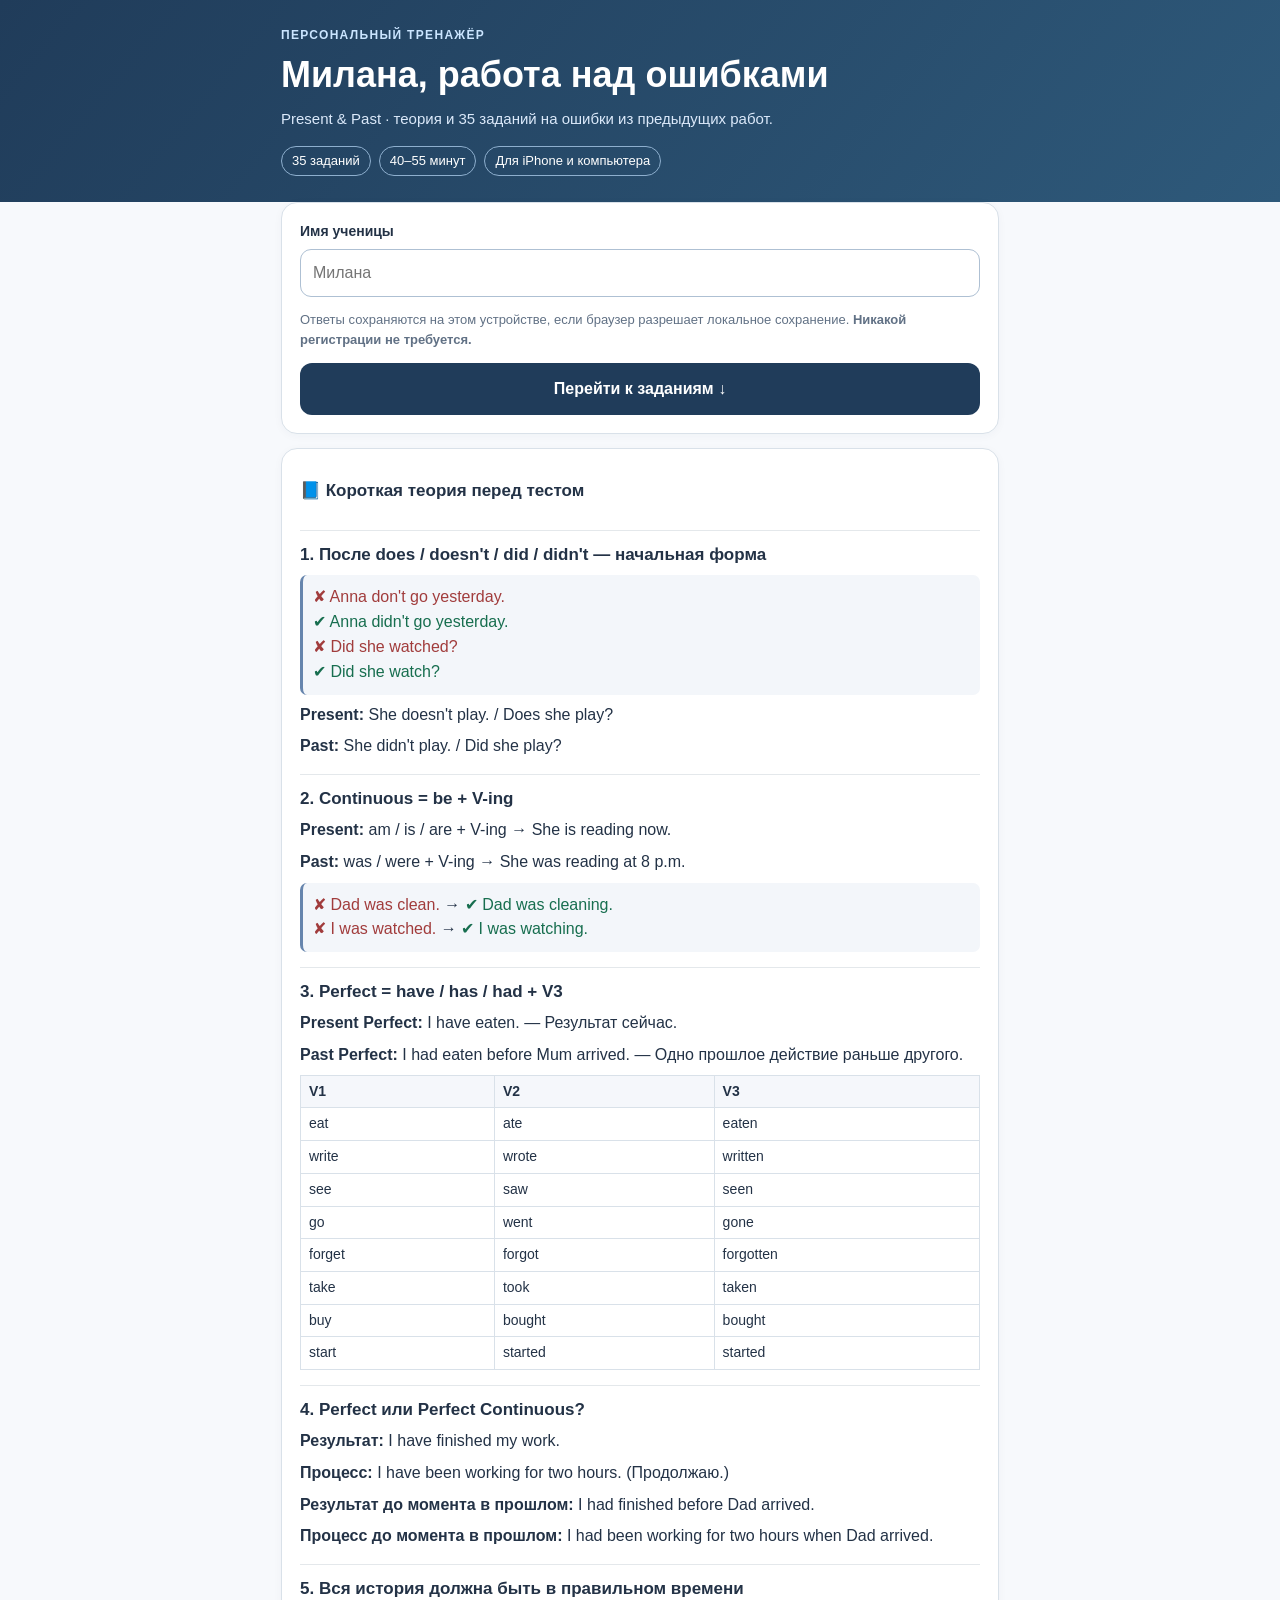
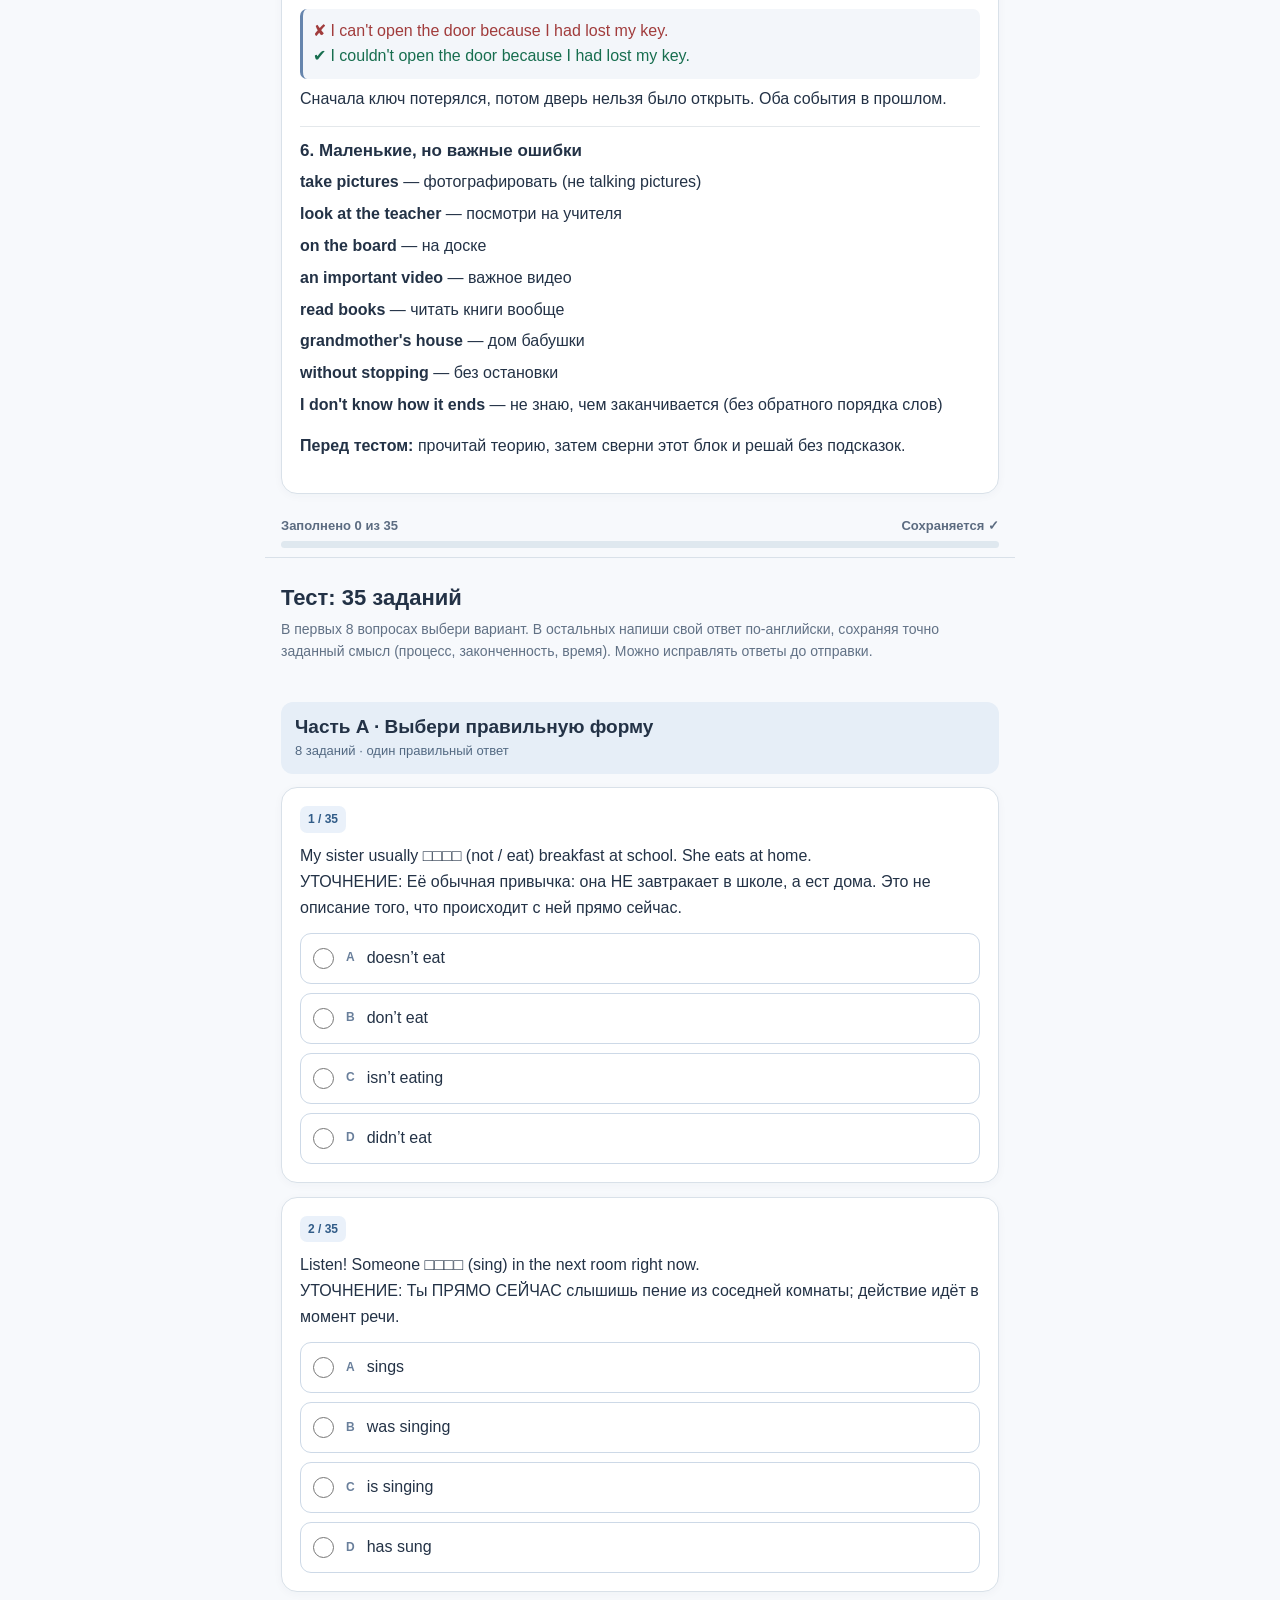
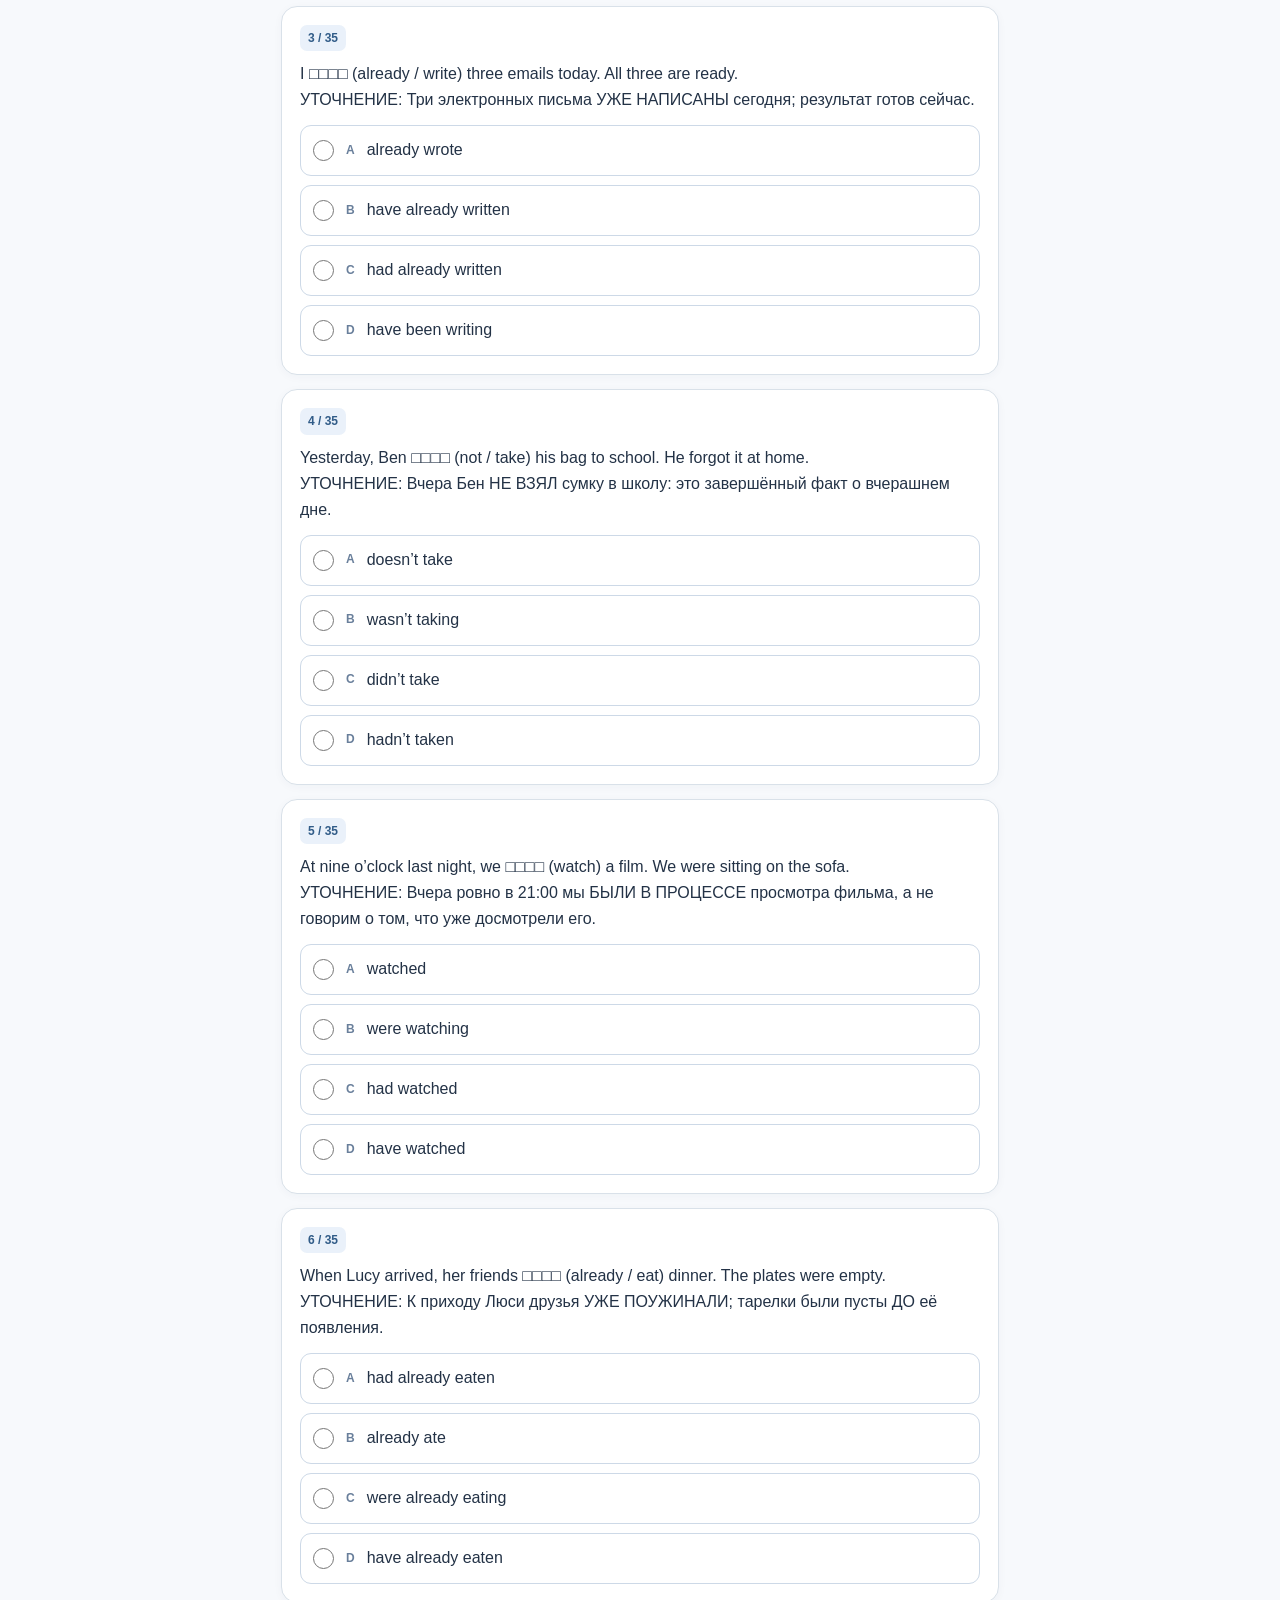
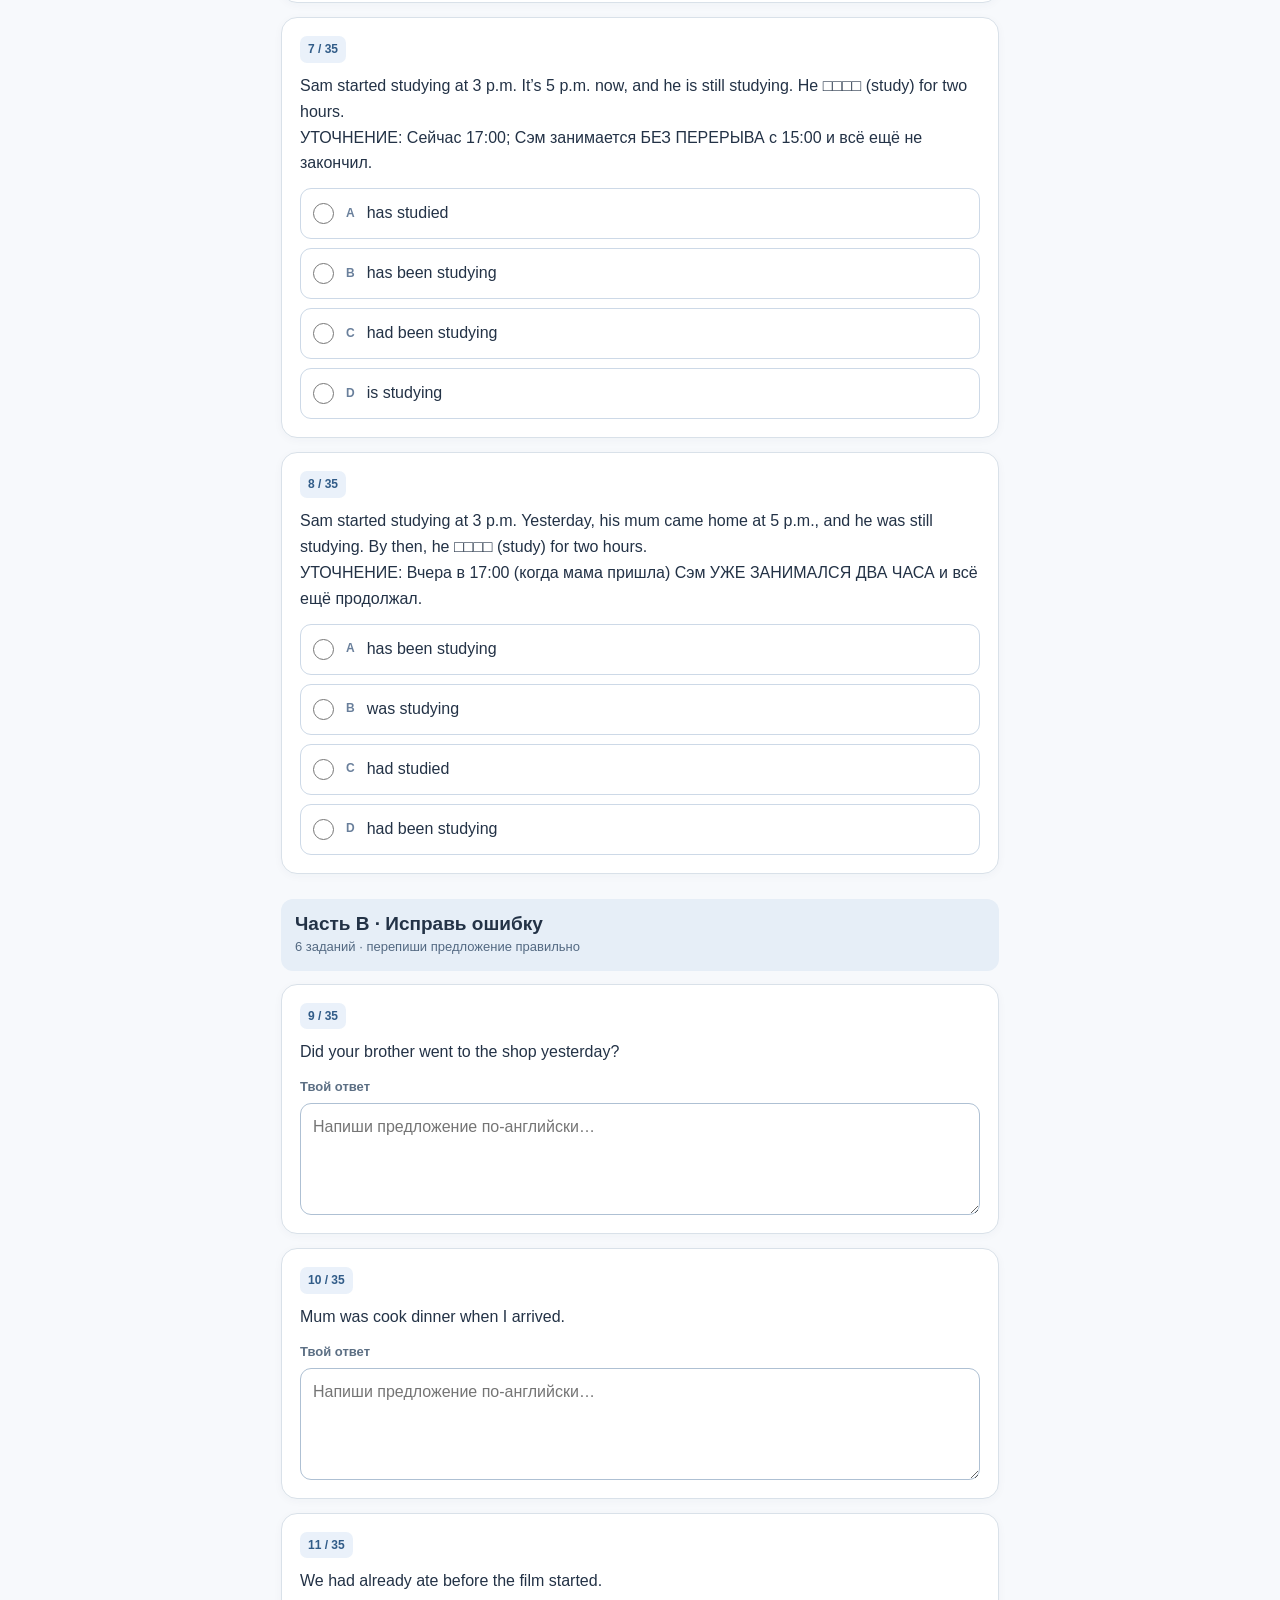
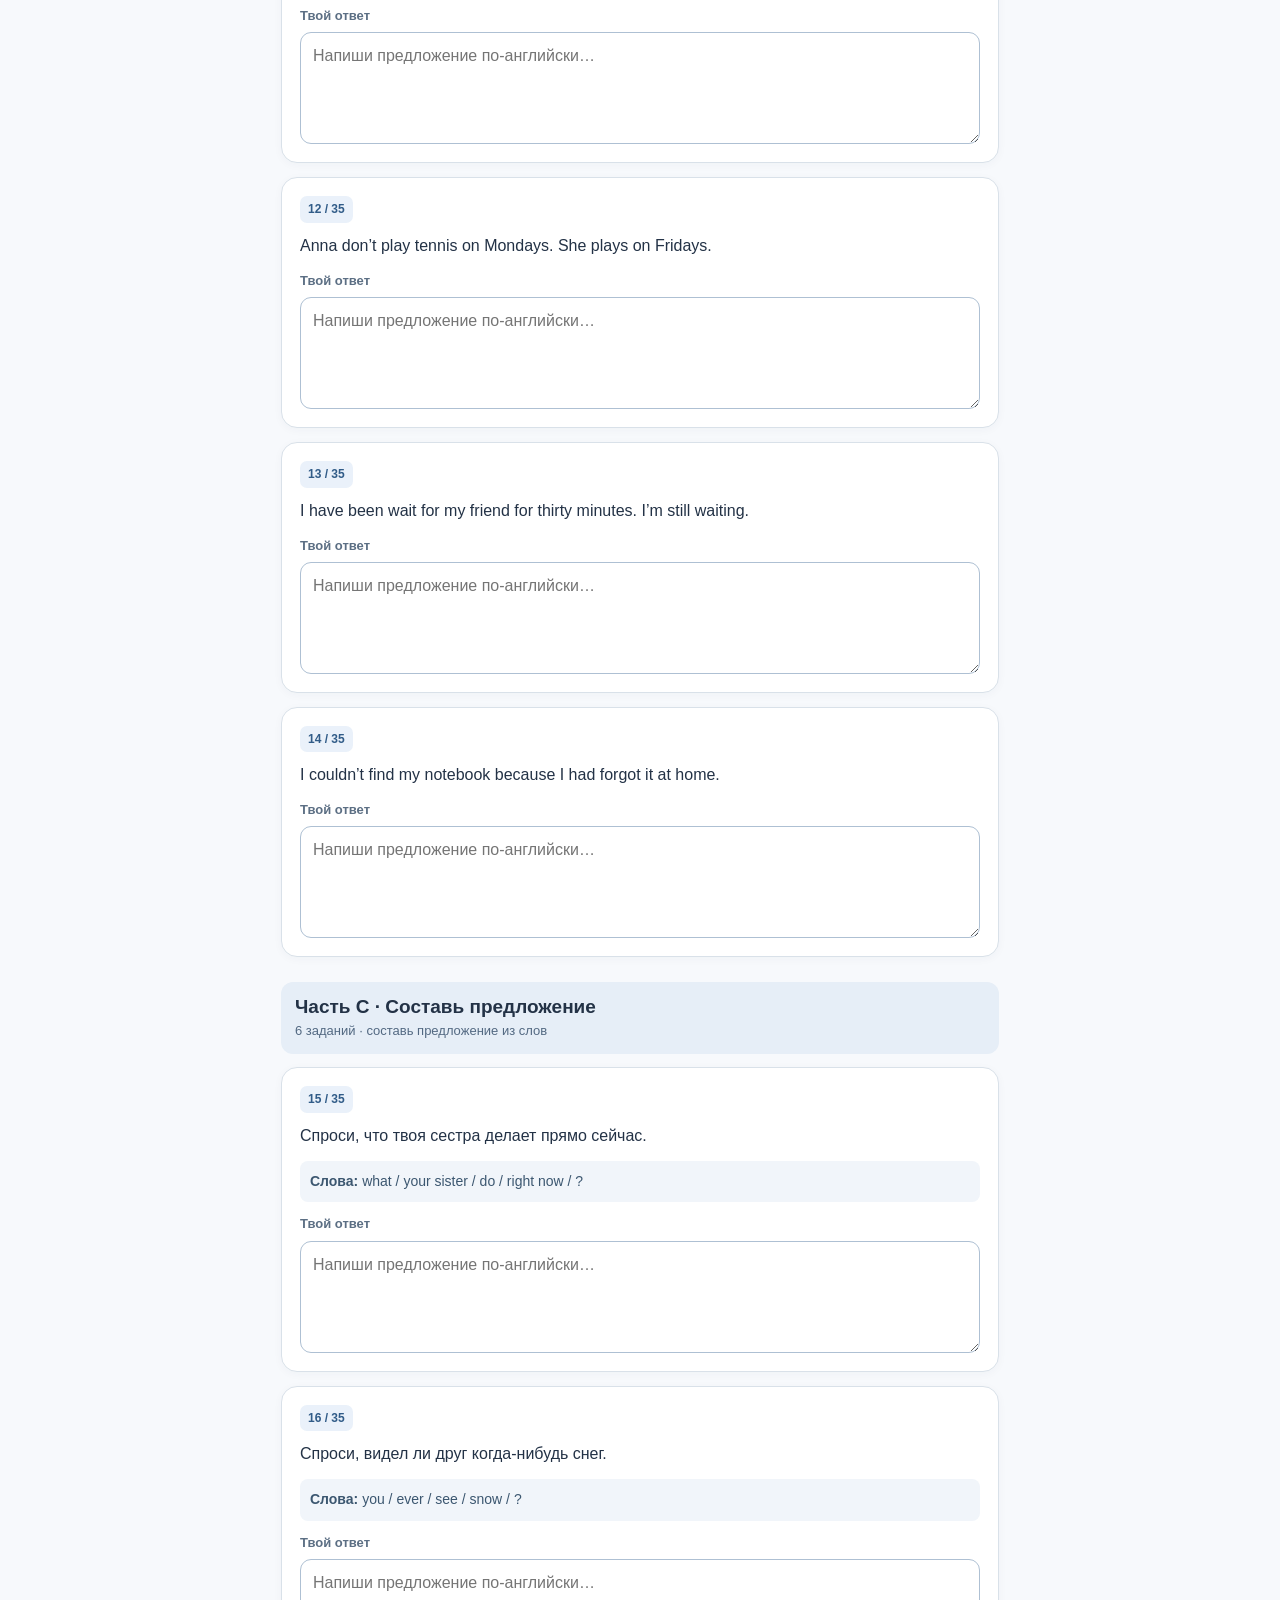
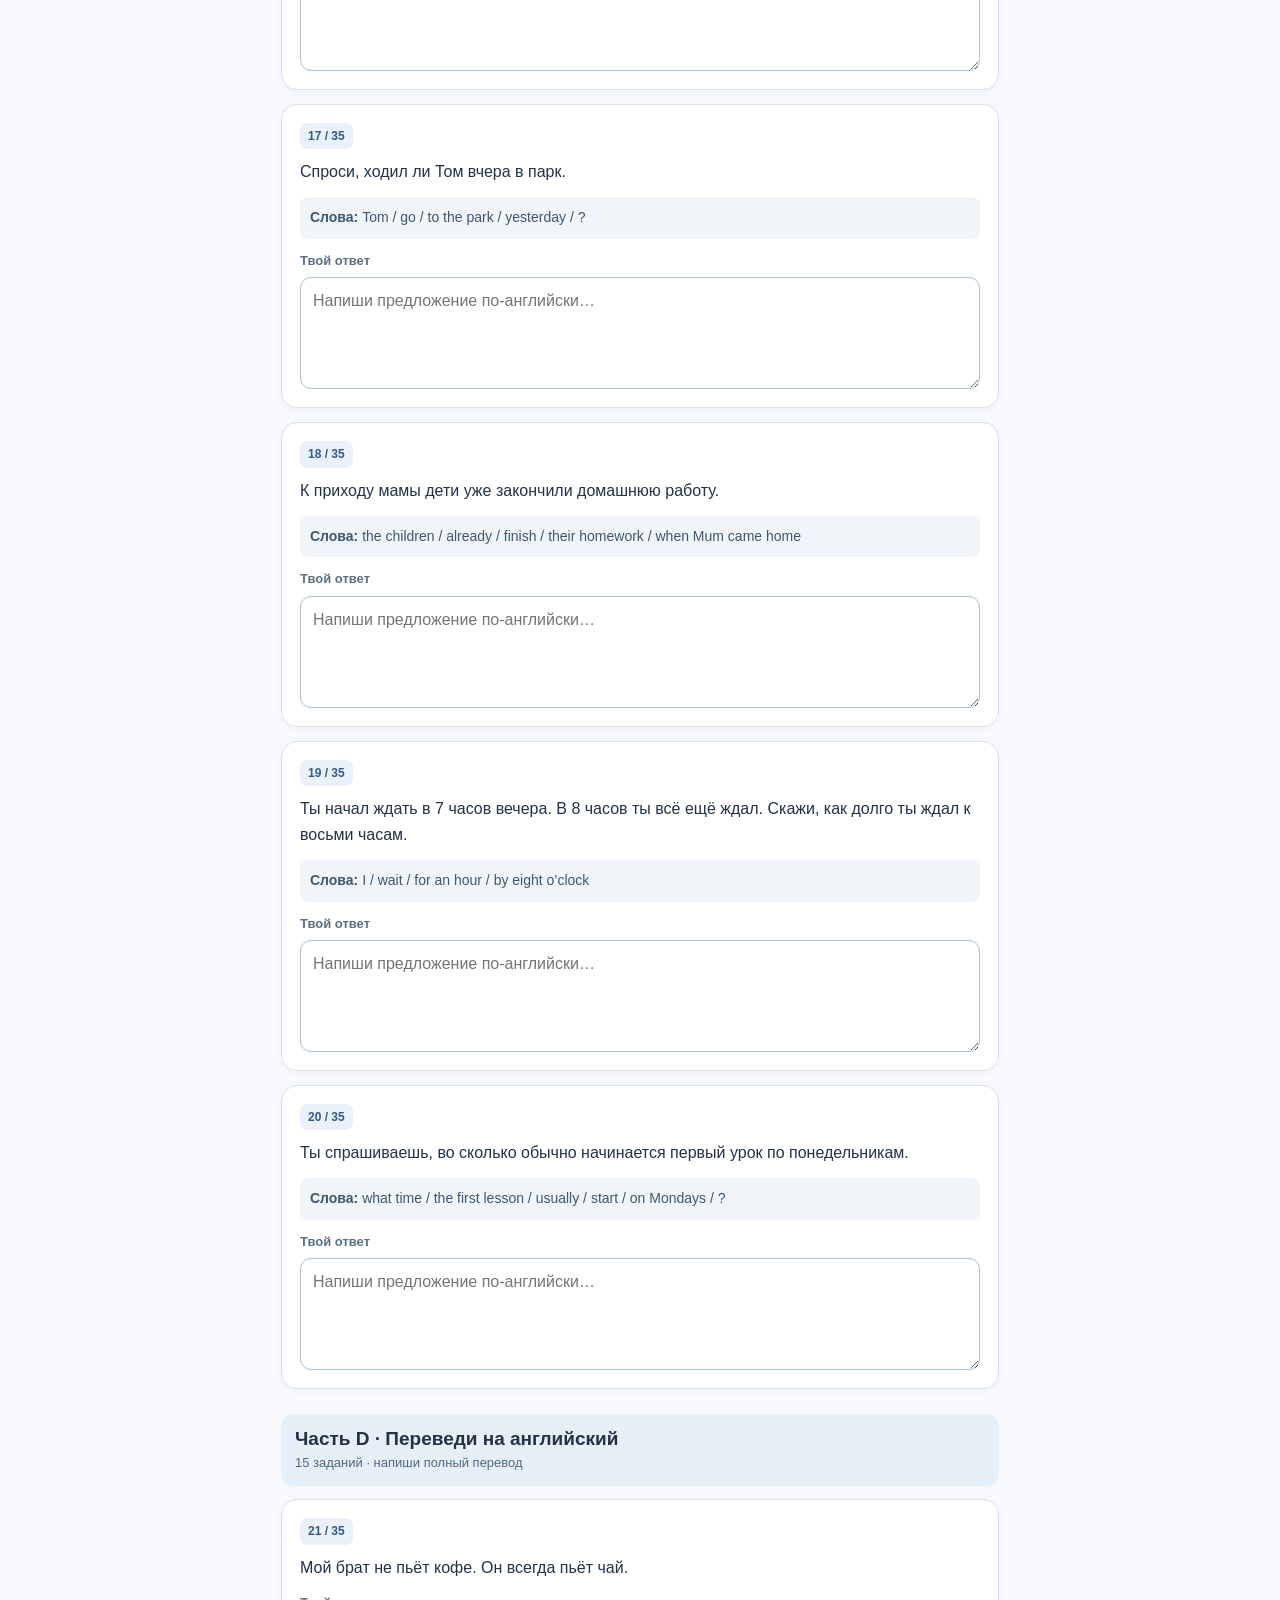
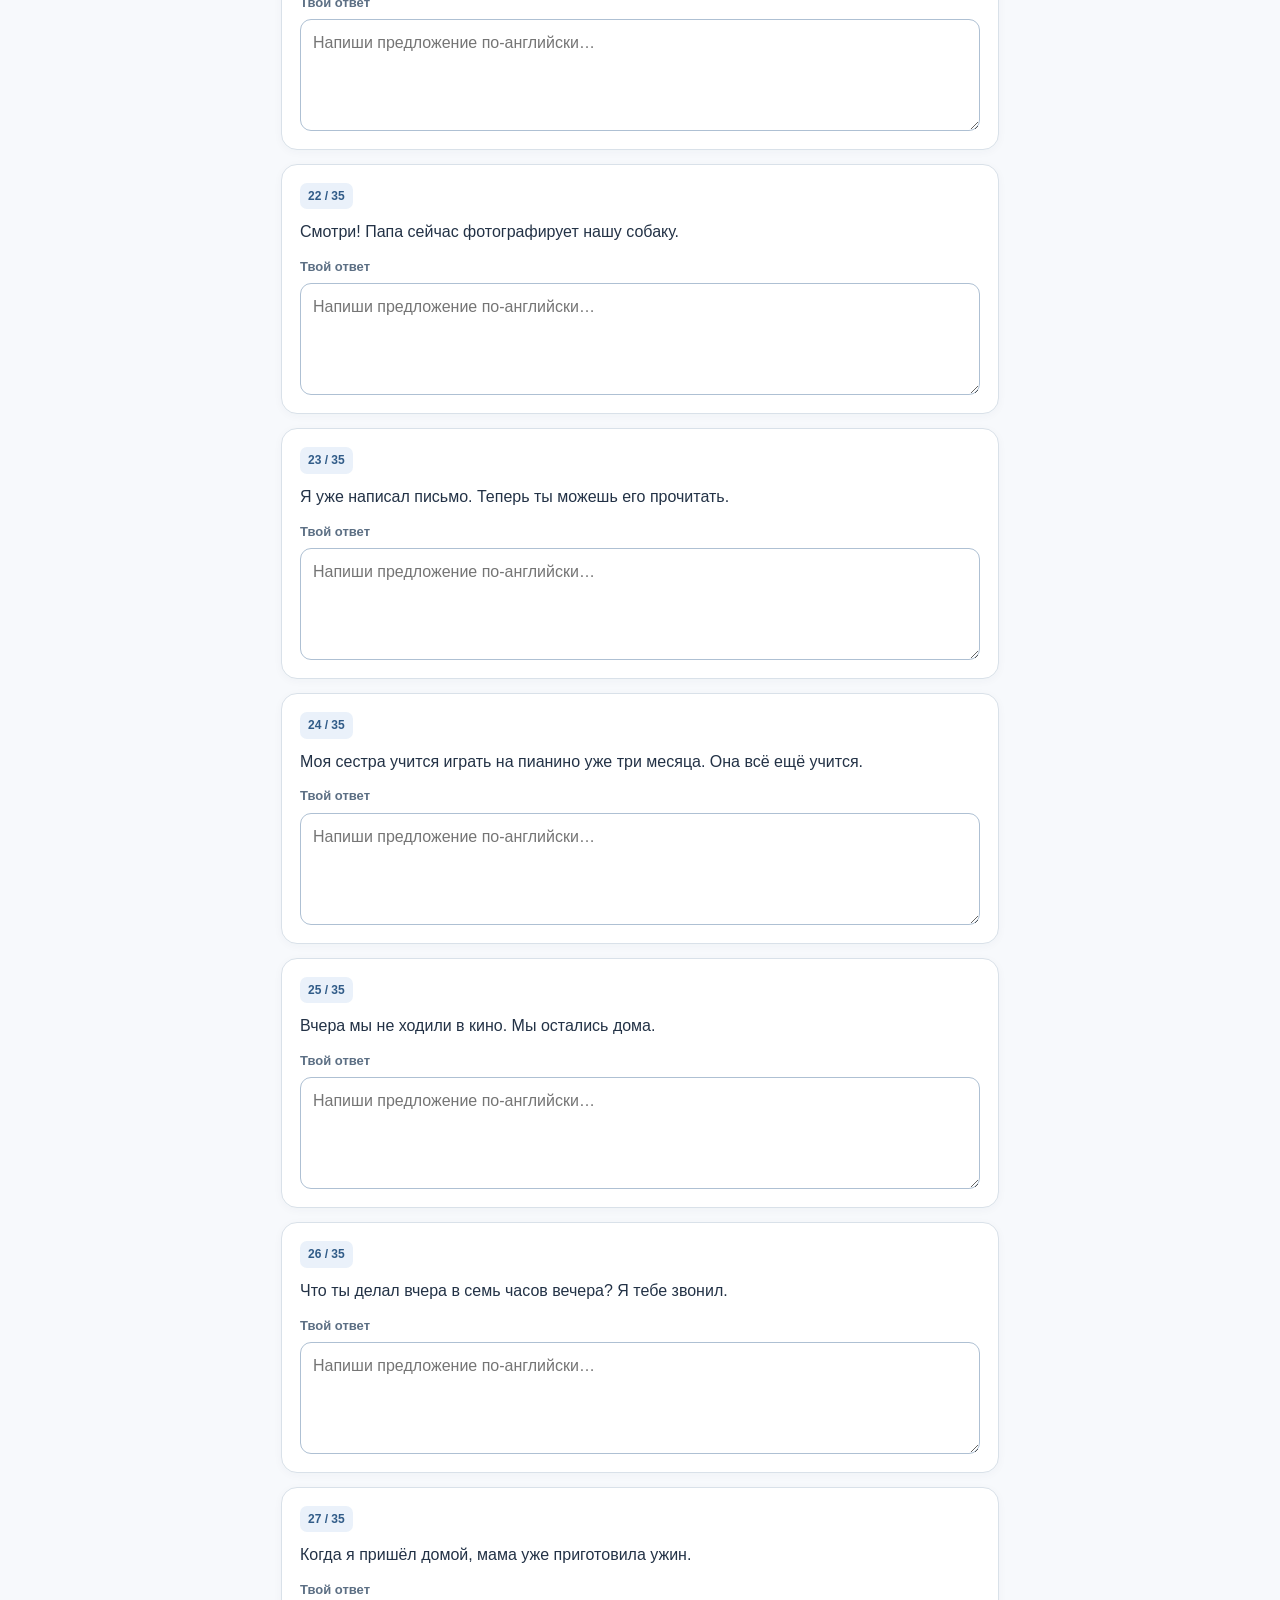
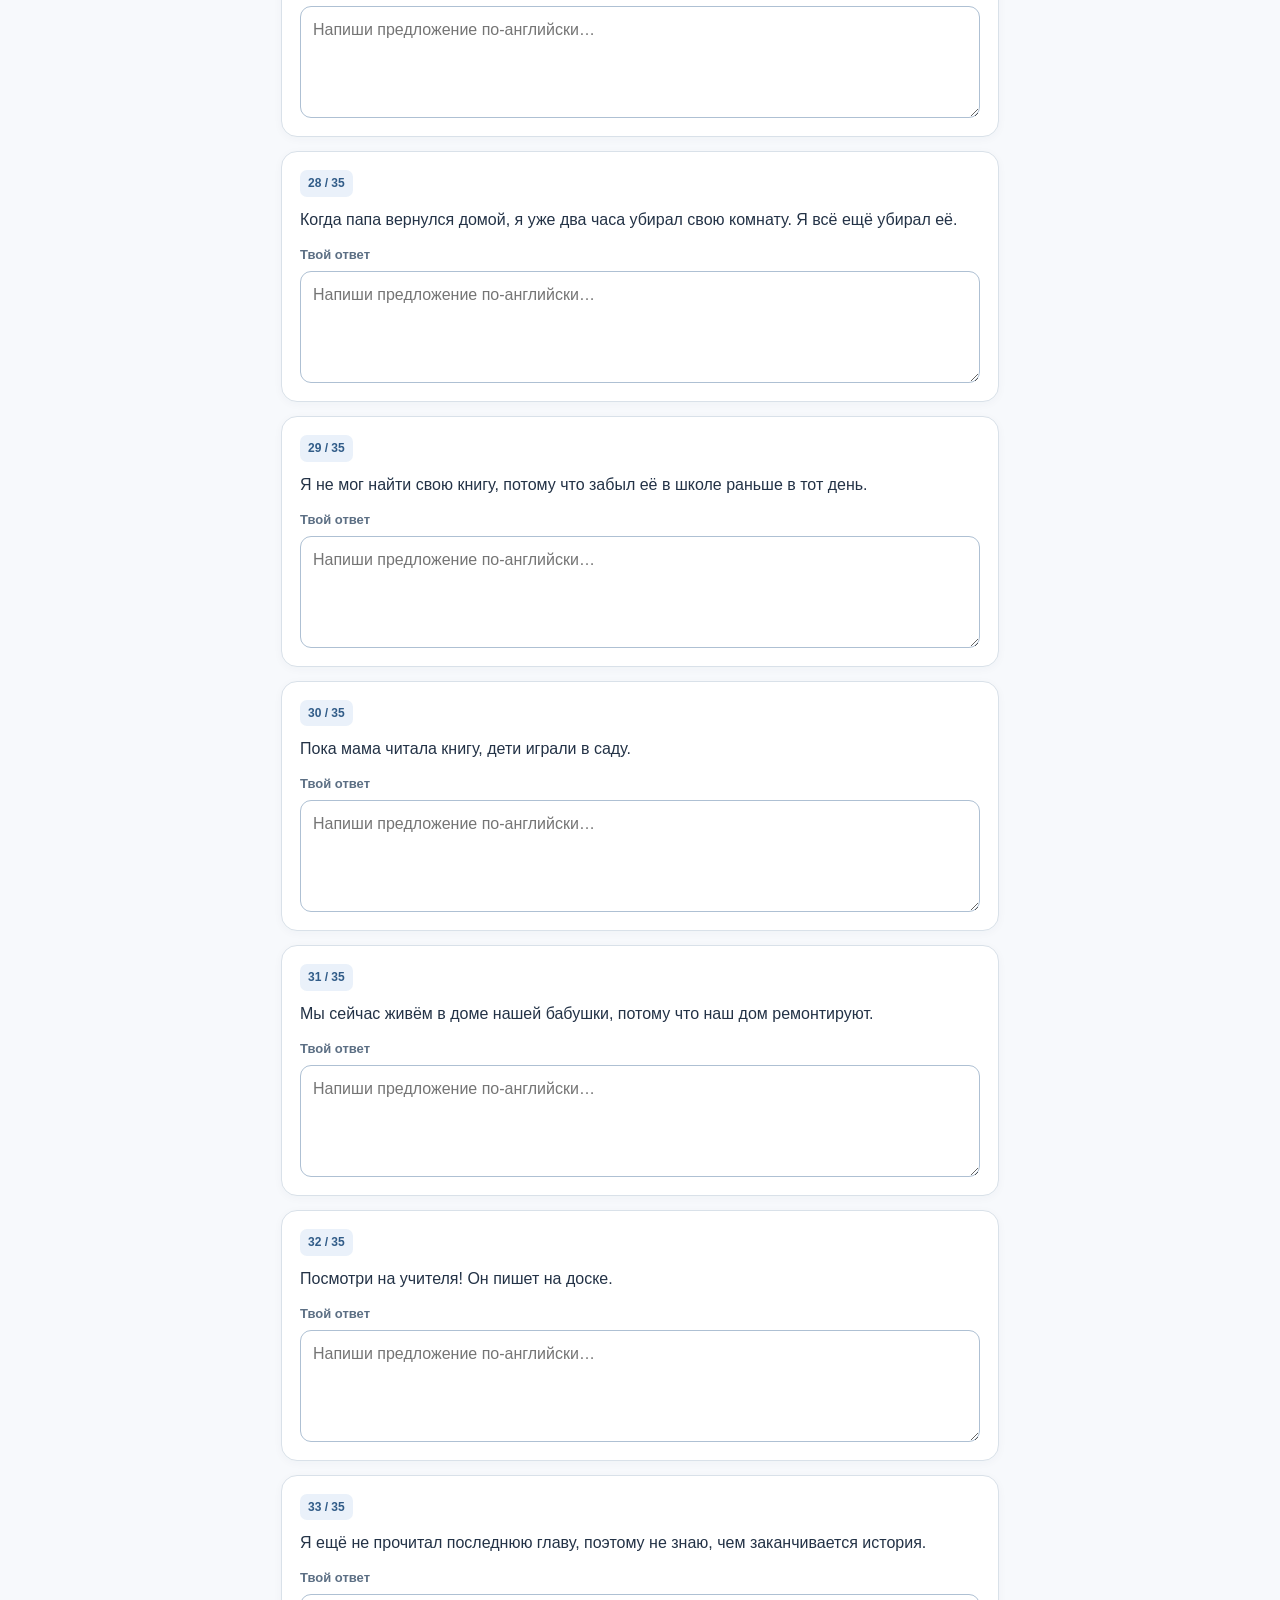
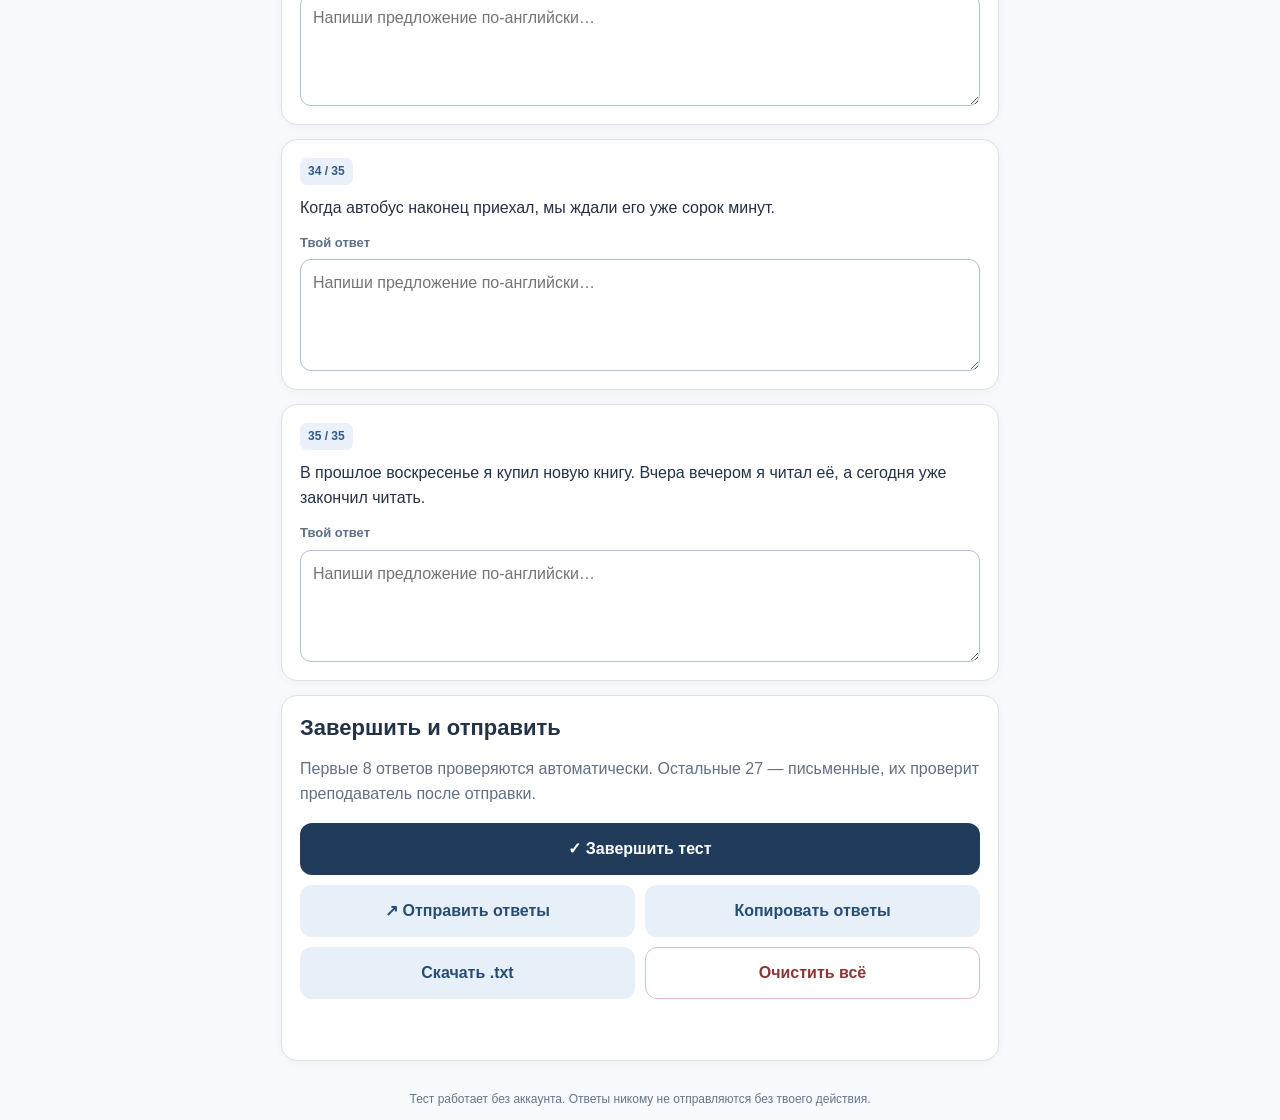
<file: index.html>
<!doctype html>
<html lang="ru">
<head>
<meta charset="utf-8">
<meta name="viewport" content="width=device-width, initial-scale=1, viewport-fit=cover">
<meta name="theme-color" content="#203c5a">
<meta name="apple-mobile-web-app-capable" content="yes">
<meta name="apple-mobile-web-app-status-bar-style" content="default">
<meta name="format-detection" content="telephone=no">
<title>Милана · Present & Past — 35 заданий</title>
<style>
:root{color-scheme:light;--ink:#233246;--muted:#617185;--navy:#203c5a;--sky:#eaf2fb;--border:#d9e1e9;--green:#217454;--paper:#f7f9fc}
*,*::before,*::after{box-sizing:border-box}
html{-webkit-text-size-adjust:100%;text-size-adjust:100%;scroll-behavior:smooth;scroll-padding-top:92px}
body{margin:0;background:var(--paper);font:16px/1.55 -apple-system,BlinkMacSystemFont,"Segoe UI",Arial,sans-serif;color:var(--ink);overflow-wrap:anywhere}
button,input,textarea{font-family:inherit;font-size:16px}button,input,textarea,summary{-webkit-tap-highlight-color:transparent}
.wrap{max-width:750px;margin:0 auto;padding:0 16px}header{padding:26px 0 26px;background:linear-gradient(130deg,#203c5a,#2e597a);color:#fff}h1{font-size:clamp(25px,6vw,36px);line-height:1.18;margin:9px 0 11px}h2{font-size:22px;line-height:1.25;margin:0 0 7px}h3{font-size:17px;line-height:1.35;margin:0 0 6px}.eyebrow{font-size:12px;letter-spacing:.11em;text-transform:uppercase;font-weight:800;color:#cbe5ff}.lead{font-size:15px;line-height:1.55;color:#dbe9fa;margin:0 0 16px}.badges{display:flex;gap:8px;flex-wrap:wrap}.badge{font-size:13px;color:#fff;border:1px solid #8eafce;border-radius:24px;padding:4px 10px}
main{padding-top:16px;padding-bottom:calc(60px + env(safe-area-inset-bottom))}.card,.question{background:#fff;border:1px solid var(--border);border-radius:16px;padding:18px;margin-bottom:14px;box-shadow:0 2px 10px #1b416309}.muted{color:var(--muted)}.small{font-size:13px}.note{font-size:14px;background:#eaf2fb;border-radius:10px;padding:12px 14px;margin:11px 0}.warning{background:#fff4d7;border-left:4px solid #d0a03e}.lesson{border-top:1px solid #e4e8eb;margin-top:15px;padding-top:13px}.lesson p{margin:7px 0}.example{background:#f3f6fa;border-left:3px solid #6685ad;padding:10px;border-radius:7px;margin:8px 0}.wrong{color:#a13c3c}.right{color:#176e4f}.lesson table{width:100%;border-collapse:collapse;font-size:14px}.lesson th,.lesson td{border:1px solid #d9e1e9;padding:5px 8px;text-align:left}.lesson th{background:#f5f7fb}
#theory summary{font-size:17px;font-weight:750;cursor:pointer;min-height:48px;display:flex;align-items:center}#theory summary::marker{color:#3a76ba}#intro label{display:block;font-size:14px;font-weight:700;margin-bottom:6px}
input[type=text],textarea{display:block;width:100%;min-height:48px;outline:none;border:1px solid #aec0d3;border-radius:11px;color:var(--ink);background:#fff;padding:11px 12px;font-size:16px;line-height:1.5;appearance:none;-webkit-appearance:none}textarea{min-height:112px;resize:vertical;overflow:auto}textarea:focus,input[type=text]:focus{border-color:#356fa9;box-shadow:0 0 0 3px #3976b62b}
#progress{position:sticky;top:0;z-index:9;background:#f7f9fcf5;backdrop-filter:blur(10px);-webkit-backdrop-filter:blur(10px);border-bottom:1px solid var(--border);padding:10px 0 9px;margin:4px -16px 16px}#progress .inside{padding:0 16px;max-width:750px;margin:auto}.progress-row{display:flex;justify-content:space-between;gap:10px;align-items:center;font-size:13px;font-weight:700;color:#5c6c81;line-height:1.3;margin-bottom:7px}.progress-row span:last-child{text-align:right}.progress-track{height:7px;border-radius:15px;background:#dfe8ef;overflow:hidden}.progress-fill{height:100%;background:#2e8b78;width:0%;transition:width .18s}
.starttitle{padding:10px 0 3px}.starttitle p{font-size:14px;color:var(--muted);margin:0 0 12px}.section-head{margin:25px 0 13px;padding:13px 14px;background:#e6eef7;border-radius:12px}.section-head h2{font-size:19px;margin:0 0 2px}.section-head p{margin:0;font-size:13px;color:#536982}
.question{scroll-margin-top:92px}.q-top{display:flex;justify-content:space-between;align-items:center;gap:12px;margin-bottom:10px}.number{font-size:12px;font-weight:800;background:#eaf1fa;color:#315c88;border-radius:7px;padding:4px 8px}.completed{font-size:12px;color:var(--green);font-weight:800;opacity:0}.question.done .completed{opacity:1}.prompt{font-size:16px;line-height:1.62;white-space:pre-wrap;margin:0 0 12px;overflow-wrap:break-word}.context{border-radius:8px;background:#f1f5fa;padding:10px;font-size:14px;color:#3c5770;margin:0 0 12px}.options{display:grid;gap:9px}.choice{display:flex;align-items:center;min-height:51px;gap:12px;padding:10px 12px;border:1px solid #cdd9e7;border-radius:11px;cursor:pointer;line-height:1.3;font-size:16px;position:relative}.choice input{width:21px;height:21px;flex:0 0 21px;accent-color:#245e92;margin:0}.choice:has(input:checked){background:#eaf3ff;border-color:#5382b2}.letter{font-size:12px;font-weight:750;color:#697f9b}.answer-label{display:block;font-size:13px;color:#5c6f84;font-weight:700;margin:0 0 6px}
.controls{display:grid;grid-template-columns:1fr 1fr;gap:10px}button,.btn-link{display:flex;align-items:center;justify-content:center;text-align:center;border:none;border-radius:12px;background:var(--navy);color:#fff;font-weight:750;line-height:1.25;min-height:52px;padding:12px 10px;cursor:pointer;touch-action:manipulation}.btn-link{text-decoration:none}.btn-secondary{background:#e7eff8;color:#274d75}.btn-outline{background:#fff;color:#8c3737;border:1px solid #e4bdbd}.wide{grid-column:1/-1}.notice{font-size:13px;margin-top:12px;white-space:pre-line;color:#42678a;min-height:18px}.result{display:none;margin-top:17px;border-top:1px solid var(--border);padding-top:16px}.result.show{display:block}.score{background:#eaf7f1;border-left:4px solid #3b9d76;border-radius:8px;padding:12px;margin-bottom:12px}.text-output{width:100%;height:200px;min-height:150px;line-height:1.4;font-size:14px;background:#f9fbff}.footer{color:#65758a;font-size:12px;text-align:center;padding:15px 0 0}
@media(max-width:380px){.wrap{padding-left:12px;padding-right:12px}.card,.question{padding:15px;border-radius:12px}#progress{margin-left:-12px;margin-right:-12px}.progress-row{font-size:12px}.controls{gap:9px}h1{font-size:25px}}
@media print{header,#progress,.controls,.footer{display:none}.question{break-inside:avoid}textarea{min-height:48px}.card{box-shadow:none}}
</style>
</head>
<body>
<header><div class="wrap"><div class="eyebrow">Персональный тренажёр</div><h1>Милана, работа над ошибками</h1><p class="lead">Present &amp; Past · теория и 35 заданий на ошибки из предыдущих работ.</p><div class="badges"><span class="badge">35 заданий</span><span class="badge">40–55 минут</span><span class="badge">Для iPhone и компьютера</span></div></div></header>
<main class="wrap">
<section id="intro" class="card"><label for="student">Имя ученицы</label><input id="student" type="text" placeholder="Милана" autocomplete="name" enterkeyhint="done"><p class="small muted">Ответы сохраняются на этом устройстве, если браузер разрешает локальное сохранение. <b>Никакой регистрации не требуется.</b></p><a class="btn-link" href="#questions">Перейти к заданиям ↓</a></section>
<!-- theory -->
<details class="card" id="theory" open><summary>📘 Короткая теория перед тестом</summary>
<div class="lesson"><h3>1. После does / doesn't / did / didn't — начальная форма</h3><div class="example"><span class="wrong">✘ Anna don't go yesterday.</span><br><span class="right">✔ Anna didn't go yesterday.</span><br><span class="wrong">✘ Did she watched?</span><br><span class="right">✔ Did she watch?</span></div><p><b>Present:</b> She doesn't play. / Does she play?</p><p><b>Past:</b> She didn't play. / Did she play?</p></div>
<div class="lesson"><h3>2. Continuous = be + V-ing</h3><p><b>Present:</b> am / is / are + V-ing → She is reading now.</p><p><b>Past:</b> was / were + V-ing → She was reading at 8 p.m.</p><div class="example"><span class="wrong">✘ Dad was clean.</span> → <span class="right">✔ Dad was cleaning.</span><br><span class="wrong">✘ I was watched.</span> → <span class="right">✔ I was watching.</span></div></div>
<div class="lesson"><h3>3. Perfect = have / has / had + V3</h3><p><b>Present Perfect:</b> I have eaten. — Результат сейчас.</p><p><b>Past Perfect:</b> I had eaten before Mum arrived. — Одно прошлое действие раньше другого.</p><table><tr><th>V1</th><th>V2</th><th>V3</th></tr><tr><td>eat</td><td>ate</td><td>eaten</td></tr><tr><td>write</td><td>wrote</td><td>written</td></tr><tr><td>see</td><td>saw</td><td>seen</td></tr><tr><td>go</td><td>went</td><td>gone</td></tr><tr><td>forget</td><td>forgot</td><td>forgotten</td></tr><tr><td>take</td><td>took</td><td>taken</td></tr><tr><td>buy</td><td>bought</td><td>bought</td></tr><tr><td>start</td><td>started</td><td>started</td></tr></table></div>
<div class="lesson"><h3>4. Perfect или Perfect Continuous?</h3><p><b>Результат:</b> I have finished my work.</p><p><b>Процесс:</b> I have been working for two hours. (Продолжаю.)</p><p><b>Результат до момента в прошлом:</b> I had finished before Dad arrived.</p><p><b>Процесс до момента в прошлом:</b> I had been working for two hours when Dad arrived.</p></div>
<div class="lesson"><h3>5. Вся история должна быть в правильном времени</h3><div class="example"><span class="wrong">✘ I can't open the door because I had lost my key.</span><br><span class="right">✔ I couldn't open the door because I had lost my key.</span></div><p>Сначала ключ потерялся, потом дверь нельзя было открыть. Оба события в прошлом.</p></div>
<div class="lesson"><h3>6. Маленькие, но важные ошибки</h3><p><b>take pictures</b> — фотографировать (не talking pictures)</p><p><b>look at the teacher</b> — посмотри на учителя</p><p><b>on the board</b> — на доске</p><p><b>an important video</b> — важное видео</p><p><b>read books</b> — читать книги вообще</p><p><b>grandmother's house</b> — дом бабушки</p><p><b>without stopping</b> — без остановки</p><p><b>I don't know how it ends</b> — не знаю, чем заканчивается (без обратного порядка слов)</p></div>
<p class="alert"><b>Перед тестом:</b> прочитай теорию, затем сверни этот блок и решай без подсказок.</p>
</details>
<div id="progress"><div class="inside"><div class="progress-row"><span id="count">Заполнено 0 из 35</span><span id="save-status">Сохранение включено</span></div><div class="progress-track"><div class="progress-fill" id="fill"></div></div></div></div>
<div id="questions"><div class="starttitle"><h2>Тест: 35 заданий</h2><p>В первых 8 вопросах выбери вариант. В остальных напиши свой ответ по-английски, сохраняя точно заданный смысл (процесс, законченность, время). Можно исправлять ответы до отправки.</p></div>
<section class="section-head"><h2>Часть A · Выбери правильную форму</h2><p>8 заданий · один правильный ответ</p></section>
<article class="question" id="q1" data-q="1" data-kind="select"><div class="q-top"><span class="number">1 / 35</span><span class="completed" aria-label="Ответ заполнен">✓ Готово</span></div><p class="prompt">My sister usually □□□□ (not / eat) breakfast at school. She eats at home.<br><span class="q-context">УТОЧНЕНИЕ: Её обычная привычка: она НЕ завтракает в школе, а ест дома. Это не описание того, что происходит с ней прямо сейчас.</span></p><div class="options"><label class="choice"><input type="radio" name="answer1" value="0" aria-label="Вариант A"><span class="letter">A</span><span>doesn’t eat</span></label><label class="choice"><input type="radio" name="answer1" value="1" aria-label="Вариант B"><span class="letter">B</span><span>don’t eat</span></label><label class="choice"><input type="radio" name="answer1" value="2" aria-label="Вариант C"><span class="letter">C</span><span>isn’t eating</span></label><label class="choice"><input type="radio" name="answer1" value="3" aria-label="Вариант D"><span class="letter">D</span><span>didn’t eat</span></label></div></article>
<article class="question" id="q2" data-q="2" data-kind="select"><div class="q-top"><span class="number">2 / 35</span><span class="completed" aria-label="Ответ заполнен">✓ Готово</span></div><p class="prompt">Listen! Someone □□□□ (sing) in the next room right now.<br><span class="q-context">УТОЧНЕНИЕ: Ты ПРЯМО СЕЙЧАС слышишь пение из соседней комнаты; действие идёт в момент речи.</span></p><div class="options"><label class="choice"><input type="radio" name="answer2" value="0" aria-label="Вариант A"><span class="letter">A</span><span>sings</span></label><label class="choice"><input type="radio" name="answer2" value="1" aria-label="Вариант B"><span class="letter">B</span><span>was singing</span></label><label class="choice"><input type="radio" name="answer2" value="2" aria-label="Вариант C"><span class="letter">C</span><span>is singing</span></label><label class="choice"><input type="radio" name="answer2" value="3" aria-label="Вариант D"><span class="letter">D</span><span>has sung</span></label></div></article>
<article class="question" id="q3" data-q="3" data-kind="select"><div class="q-top"><span class="number">3 / 35</span><span class="completed" aria-label="Ответ заполнен">✓ Готово</span></div><p class="prompt">I □□□□ (already / write) three emails today. All three are ready.<br><span class="q-context">УТОЧНЕНИЕ: Три электронных письма УЖЕ НАПИСАНЫ сегодня; результат готов сейчас.</span></p><div class="options"><label class="choice"><input type="radio" name="answer3" value="0" aria-label="Вариант A"><span class="letter">A</span><span>already wrote</span></label><label class="choice"><input type="radio" name="answer3" value="1" aria-label="Вариант B"><span class="letter">B</span><span>have already written</span></label><label class="choice"><input type="radio" name="answer3" value="2" aria-label="Вариант C"><span class="letter">C</span><span>had already written</span></label><label class="choice"><input type="radio" name="answer3" value="3" aria-label="Вариант D"><span class="letter">D</span><span>have been writing</span></label></div></article>
<article class="question" id="q4" data-q="4" data-kind="select"><div class="q-top"><span class="number">4 / 35</span><span class="completed" aria-label="Ответ заполнен">✓ Готово</span></div><p class="prompt">Yesterday, Ben □□□□ (not / take) his bag to school. He forgot it at home.<br><span class="q-context">УТОЧНЕНИЕ: Вчера Бен НЕ ВЗЯЛ сумку в школу: это завершённый факт о вчерашнем дне.</span></p><div class="options"><label class="choice"><input type="radio" name="answer4" value="0" aria-label="Вариант A"><span class="letter">A</span><span>doesn’t take</span></label><label class="choice"><input type="radio" name="answer4" value="1" aria-label="Вариант B"><span class="letter">B</span><span>wasn’t taking</span></label><label class="choice"><input type="radio" name="answer4" value="2" aria-label="Вариант C"><span class="letter">C</span><span>didn’t take</span></label><label class="choice"><input type="radio" name="answer4" value="3" aria-label="Вариант D"><span class="letter">D</span><span>hadn’t taken</span></label></div></article>
<article class="question" id="q5" data-q="5" data-kind="select"><div class="q-top"><span class="number">5 / 35</span><span class="completed" aria-label="Ответ заполнен">✓ Готово</span></div><p class="prompt">At nine o’clock last night, we □□□□ (watch) a film. We were sitting on the sofa.<br><span class="q-context">УТОЧНЕНИЕ: Вчера ровно в 21:00 мы БЫЛИ В ПРОЦЕССЕ просмотра фильма, а не говорим о том, что уже досмотрели его.</span></p><div class="options"><label class="choice"><input type="radio" name="answer5" value="0" aria-label="Вариант A"><span class="letter">A</span><span>watched</span></label><label class="choice"><input type="radio" name="answer5" value="1" aria-label="Вариант B"><span class="letter">B</span><span>were watching</span></label><label class="choice"><input type="radio" name="answer5" value="2" aria-label="Вариант C"><span class="letter">C</span><span>had watched</span></label><label class="choice"><input type="radio" name="answer5" value="3" aria-label="Вариант D"><span class="letter">D</span><span>have watched</span></label></div></article>
<article class="question" id="q6" data-q="6" data-kind="select"><div class="q-top"><span class="number">6 / 35</span><span class="completed" aria-label="Ответ заполнен">✓ Готово</span></div><p class="prompt">When Lucy arrived, her friends □□□□ (already / eat) dinner. The plates were empty.<br><span class="q-context">УТОЧНЕНИЕ: К приходу Люси друзья УЖЕ ПОУЖИНАЛИ; тарелки были пусты ДО её появления.</span></p><div class="options"><label class="choice"><input type="radio" name="answer6" value="0" aria-label="Вариант A"><span class="letter">A</span><span>had already eaten</span></label><label class="choice"><input type="radio" name="answer6" value="1" aria-label="Вариант B"><span class="letter">B</span><span>already ate</span></label><label class="choice"><input type="radio" name="answer6" value="2" aria-label="Вариант C"><span class="letter">C</span><span>were already eating</span></label><label class="choice"><input type="radio" name="answer6" value="3" aria-label="Вариант D"><span class="letter">D</span><span>have already eaten</span></label></div></article>
<article class="question" id="q7" data-q="7" data-kind="select"><div class="q-top"><span class="number">7 / 35</span><span class="completed" aria-label="Ответ заполнен">✓ Готово</span></div><p class="prompt">Sam started studying at 3 p.m. It’s 5 p.m. now, and he is still studying. He □□□□ (study) for two hours.<br><span class="q-context">УТОЧНЕНИЕ: Сейчас 17:00; Сэм занимается БЕЗ ПЕРЕРЫВА с 15:00 и всё ещё не закончил.</span></p><div class="options"><label class="choice"><input type="radio" name="answer7" value="0" aria-label="Вариант A"><span class="letter">A</span><span>has studied</span></label><label class="choice"><input type="radio" name="answer7" value="1" aria-label="Вариант B"><span class="letter">B</span><span>has been studying</span></label><label class="choice"><input type="radio" name="answer7" value="2" aria-label="Вариант C"><span class="letter">C</span><span>had been studying</span></label><label class="choice"><input type="radio" name="answer7" value="3" aria-label="Вариант D"><span class="letter">D</span><span>is studying</span></label></div></article>
<article class="question" id="q8" data-q="8" data-kind="select"><div class="q-top"><span class="number">8 / 35</span><span class="completed" aria-label="Ответ заполнен">✓ Готово</span></div><p class="prompt">Sam started studying at 3 p.m. Yesterday, his mum came home at 5 p.m., and he was still studying. By then, he □□□□ (study) for two hours.<br><span class="q-context">УТОЧНЕНИЕ: Вчера в 17:00 (когда мама пришла) Сэм УЖЕ ЗАНИМАЛСЯ ДВА ЧАСА и всё ещё продолжал.</span></p><div class="options"><label class="choice"><input type="radio" name="answer8" value="0" aria-label="Вариант A"><span class="letter">A</span><span>has been studying</span></label><label class="choice"><input type="radio" name="answer8" value="1" aria-label="Вариант B"><span class="letter">B</span><span>was studying</span></label><label class="choice"><input type="radio" name="answer8" value="2" aria-label="Вариант C"><span class="letter">C</span><span>had studied</span></label><label class="choice"><input type="radio" name="answer8" value="3" aria-label="Вариант D"><span class="letter">D</span><span>had been studying</span></label></div></article>
<section class="section-head"><h2>Часть B · Исправь ошибку</h2><p>6 заданий · перепиши предложение правильно</p></section>
<article class="question" id="q9" data-q="9" data-kind="text"><div class="q-top"><span class="number">9 / 35</span><span class="completed" aria-label="Ответ заполнен">✓ Готово</span></div><p class="prompt">Did your brother went to the shop yesterday?</p><label class="answer-label" for="answer9">Твой ответ</label><textarea id="answer9" name="answer9" rows="3" placeholder="Напиши предложение по-английски…" spellcheck="false" autocapitalize="sentences" autocomplete="off" enterkeyhint="done"></textarea></article>
<article class="question" id="q10" data-q="10" data-kind="text"><div class="q-top"><span class="number">10 / 35</span><span class="completed" aria-label="Ответ заполнен">✓ Готово</span></div><p class="prompt">Mum was cook dinner when I arrived.</p><label class="answer-label" for="answer10">Твой ответ</label><textarea id="answer10" name="answer10" rows="3" placeholder="Напиши предложение по-английски…" spellcheck="false" autocapitalize="sentences" autocomplete="off" enterkeyhint="done"></textarea></article>
<article class="question" id="q11" data-q="11" data-kind="text"><div class="q-top"><span class="number">11 / 35</span><span class="completed" aria-label="Ответ заполнен">✓ Готово</span></div><p class="prompt">We had already ate before the film started.</p><label class="answer-label" for="answer11">Твой ответ</label><textarea id="answer11" name="answer11" rows="3" placeholder="Напиши предложение по-английски…" spellcheck="false" autocapitalize="sentences" autocomplete="off" enterkeyhint="done"></textarea></article>
<article class="question" id="q12" data-q="12" data-kind="text"><div class="q-top"><span class="number">12 / 35</span><span class="completed" aria-label="Ответ заполнен">✓ Готово</span></div><p class="prompt">Anna don’t play tennis on Mondays. She plays on Fridays.</p><label class="answer-label" for="answer12">Твой ответ</label><textarea id="answer12" name="answer12" rows="3" placeholder="Напиши предложение по-английски…" spellcheck="false" autocapitalize="sentences" autocomplete="off" enterkeyhint="done"></textarea></article>
<article class="question" id="q13" data-q="13" data-kind="text"><div class="q-top"><span class="number">13 / 35</span><span class="completed" aria-label="Ответ заполнен">✓ Готово</span></div><p class="prompt">I have been wait for my friend for thirty minutes. I’m still waiting.</p><label class="answer-label" for="answer13">Твой ответ</label><textarea id="answer13" name="answer13" rows="3" placeholder="Напиши предложение по-английски…" spellcheck="false" autocapitalize="sentences" autocomplete="off" enterkeyhint="done"></textarea></article>
<article class="question" id="q14" data-q="14" data-kind="text"><div class="q-top"><span class="number">14 / 35</span><span class="completed" aria-label="Ответ заполнен">✓ Готово</span></div><p class="prompt">I couldn’t find my notebook because I had forgot it at home.</p><label class="answer-label" for="answer14">Твой ответ</label><textarea id="answer14" name="answer14" rows="3" placeholder="Напиши предложение по-английски…" spellcheck="false" autocapitalize="sentences" autocomplete="off" enterkeyhint="done"></textarea></article>
<section class="section-head"><h2>Часть C · Составь предложение</h2><p>6 заданий · составь предложение из слов</p></section>
<article class="question" id="q15" data-q="15" data-kind="text"><div class="q-top"><span class="number">15 / 35</span><span class="completed" aria-label="Ответ заполнен">✓ Готово</span></div><p class="prompt">Спроси, что твоя сестра делает прямо сейчас.</p><p class="context"><strong>Слова:</strong> what / your sister / do / right now / ?</p><label class="answer-label" for="answer15">Твой ответ</label><textarea id="answer15" name="answer15" rows="3" placeholder="Напиши предложение по-английски…" spellcheck="false" autocapitalize="sentences" autocomplete="off" enterkeyhint="done"></textarea></article>
<article class="question" id="q16" data-q="16" data-kind="text"><div class="q-top"><span class="number">16 / 35</span><span class="completed" aria-label="Ответ заполнен">✓ Готово</span></div><p class="prompt">Спроси, видел ли друг когда-нибудь снег.</p><p class="context"><strong>Слова:</strong> you / ever / see / snow / ?</p><label class="answer-label" for="answer16">Твой ответ</label><textarea id="answer16" name="answer16" rows="3" placeholder="Напиши предложение по-английски…" spellcheck="false" autocapitalize="sentences" autocomplete="off" enterkeyhint="done"></textarea></article>
<article class="question" id="q17" data-q="17" data-kind="text"><div class="q-top"><span class="number">17 / 35</span><span class="completed" aria-label="Ответ заполнен">✓ Готово</span></div><p class="prompt">Спроси, ходил ли Том вчера в парк.</p><p class="context"><strong>Слова:</strong> Tom / go / to the park / yesterday / ?</p><label class="answer-label" for="answer17">Твой ответ</label><textarea id="answer17" name="answer17" rows="3" placeholder="Напиши предложение по-английски…" spellcheck="false" autocapitalize="sentences" autocomplete="off" enterkeyhint="done"></textarea></article>
<article class="question" id="q18" data-q="18" data-kind="text"><div class="q-top"><span class="number">18 / 35</span><span class="completed" aria-label="Ответ заполнен">✓ Готово</span></div><p class="prompt">К приходу мамы дети уже закончили домашнюю работу.</p><p class="context"><strong>Слова:</strong> the children / already / finish / their homework / when Mum came home</p><label class="answer-label" for="answer18">Твой ответ</label><textarea id="answer18" name="answer18" rows="3" placeholder="Напиши предложение по-английски…" spellcheck="false" autocapitalize="sentences" autocomplete="off" enterkeyhint="done"></textarea></article>
<article class="question" id="q19" data-q="19" data-kind="text"><div class="q-top"><span class="number">19 / 35</span><span class="completed" aria-label="Ответ заполнен">✓ Готово</span></div><p class="prompt">Ты начал ждать в 7 часов вечера. В 8 часов ты всё ещё ждал. Скажи, как долго ты ждал к восьми часам.</p><p class="context"><strong>Слова:</strong> I / wait / for an hour / by eight o’clock</p><label class="answer-label" for="answer19">Твой ответ</label><textarea id="answer19" name="answer19" rows="3" placeholder="Напиши предложение по-английски…" spellcheck="false" autocapitalize="sentences" autocomplete="off" enterkeyhint="done"></textarea></article>
<article class="question" id="q20" data-q="20" data-kind="text"><div class="q-top"><span class="number">20 / 35</span><span class="completed" aria-label="Ответ заполнен">✓ Готово</span></div><p class="prompt">Ты спрашиваешь, во сколько обычно начинается первый урок по понедельникам.</p><p class="context"><strong>Слова:</strong> what time / the first lesson / usually / start / on Mondays / ?</p><label class="answer-label" for="answer20">Твой ответ</label><textarea id="answer20" name="answer20" rows="3" placeholder="Напиши предложение по-английски…" spellcheck="false" autocapitalize="sentences" autocomplete="off" enterkeyhint="done"></textarea></article>
<section class="section-head"><h2>Часть D · Переведи на английский</h2><p>15 заданий · напиши полный перевод</p></section>
<article class="question" id="q21" data-q="21" data-kind="text"><div class="q-top"><span class="number">21 / 35</span><span class="completed" aria-label="Ответ заполнен">✓ Готово</span></div><p class="prompt">Мой брат не пьёт кофе. Он всегда пьёт чай.</p><label class="answer-label" for="answer21">Твой ответ</label><textarea id="answer21" name="answer21" rows="3" placeholder="Напиши предложение по-английски…" spellcheck="false" autocapitalize="sentences" autocomplete="off" enterkeyhint="done"></textarea></article>
<article class="question" id="q22" data-q="22" data-kind="text"><div class="q-top"><span class="number">22 / 35</span><span class="completed" aria-label="Ответ заполнен">✓ Готово</span></div><p class="prompt">Смотри! Папа сейчас фотографирует нашу собаку.</p><label class="answer-label" for="answer22">Твой ответ</label><textarea id="answer22" name="answer22" rows="3" placeholder="Напиши предложение по-английски…" spellcheck="false" autocapitalize="sentences" autocomplete="off" enterkeyhint="done"></textarea></article>
<article class="question" id="q23" data-q="23" data-kind="text"><div class="q-top"><span class="number">23 / 35</span><span class="completed" aria-label="Ответ заполнен">✓ Готово</span></div><p class="prompt">Я уже написал письмо. Теперь ты можешь его прочитать.</p><label class="answer-label" for="answer23">Твой ответ</label><textarea id="answer23" name="answer23" rows="3" placeholder="Напиши предложение по-английски…" spellcheck="false" autocapitalize="sentences" autocomplete="off" enterkeyhint="done"></textarea></article>
<article class="question" id="q24" data-q="24" data-kind="text"><div class="q-top"><span class="number">24 / 35</span><span class="completed" aria-label="Ответ заполнен">✓ Готово</span></div><p class="prompt">Моя сестра учится играть на пианино уже три месяца. Она всё ещё учится.</p><label class="answer-label" for="answer24">Твой ответ</label><textarea id="answer24" name="answer24" rows="3" placeholder="Напиши предложение по-английски…" spellcheck="false" autocapitalize="sentences" autocomplete="off" enterkeyhint="done"></textarea></article>
<article class="question" id="q25" data-q="25" data-kind="text"><div class="q-top"><span class="number">25 / 35</span><span class="completed" aria-label="Ответ заполнен">✓ Готово</span></div><p class="prompt">Вчера мы не ходили в кино. Мы остались дома.</p><label class="answer-label" for="answer25">Твой ответ</label><textarea id="answer25" name="answer25" rows="3" placeholder="Напиши предложение по-английски…" spellcheck="false" autocapitalize="sentences" autocomplete="off" enterkeyhint="done"></textarea></article>
<article class="question" id="q26" data-q="26" data-kind="text"><div class="q-top"><span class="number">26 / 35</span><span class="completed" aria-label="Ответ заполнен">✓ Готово</span></div><p class="prompt">Что ты делал вчера в семь часов вечера? Я тебе звонил.</p><label class="answer-label" for="answer26">Твой ответ</label><textarea id="answer26" name="answer26" rows="3" placeholder="Напиши предложение по-английски…" spellcheck="false" autocapitalize="sentences" autocomplete="off" enterkeyhint="done"></textarea></article>
<article class="question" id="q27" data-q="27" data-kind="text"><div class="q-top"><span class="number">27 / 35</span><span class="completed" aria-label="Ответ заполнен">✓ Готово</span></div><p class="prompt">Когда я пришёл домой, мама уже приготовила ужин.</p><label class="answer-label" for="answer27">Твой ответ</label><textarea id="answer27" name="answer27" rows="3" placeholder="Напиши предложение по-английски…" spellcheck="false" autocapitalize="sentences" autocomplete="off" enterkeyhint="done"></textarea></article>
<article class="question" id="q28" data-q="28" data-kind="text"><div class="q-top"><span class="number">28 / 35</span><span class="completed" aria-label="Ответ заполнен">✓ Готово</span></div><p class="prompt">Когда папа вернулся домой, я уже два часа убирал свою комнату. Я всё ещё убирал её.</p><label class="answer-label" for="answer28">Твой ответ</label><textarea id="answer28" name="answer28" rows="3" placeholder="Напиши предложение по-английски…" spellcheck="false" autocapitalize="sentences" autocomplete="off" enterkeyhint="done"></textarea></article>
<article class="question" id="q29" data-q="29" data-kind="text"><div class="q-top"><span class="number">29 / 35</span><span class="completed" aria-label="Ответ заполнен">✓ Готово</span></div><p class="prompt">Я не мог найти свою книгу, потому что забыл её в школе раньше в тот день.</p><label class="answer-label" for="answer29">Твой ответ</label><textarea id="answer29" name="answer29" rows="3" placeholder="Напиши предложение по-английски…" spellcheck="false" autocapitalize="sentences" autocomplete="off" enterkeyhint="done"></textarea></article>
<article class="question" id="q30" data-q="30" data-kind="text"><div class="q-top"><span class="number">30 / 35</span><span class="completed" aria-label="Ответ заполнен">✓ Готово</span></div><p class="prompt">Пока мама читала книгу, дети играли в саду.</p><label class="answer-label" for="answer30">Твой ответ</label><textarea id="answer30" name="answer30" rows="3" placeholder="Напиши предложение по-английски…" spellcheck="false" autocapitalize="sentences" autocomplete="off" enterkeyhint="done"></textarea></article>
<article class="question" id="q31" data-q="31" data-kind="text"><div class="q-top"><span class="number">31 / 35</span><span class="completed" aria-label="Ответ заполнен">✓ Готово</span></div><p class="prompt">Мы сейчас живём в доме нашей бабушки, потому что наш дом ремонтируют.</p><label class="answer-label" for="answer31">Твой ответ</label><textarea id="answer31" name="answer31" rows="3" placeholder="Напиши предложение по-английски…" spellcheck="false" autocapitalize="sentences" autocomplete="off" enterkeyhint="done"></textarea></article>
<article class="question" id="q32" data-q="32" data-kind="text"><div class="q-top"><span class="number">32 / 35</span><span class="completed" aria-label="Ответ заполнен">✓ Готово</span></div><p class="prompt">Посмотри на учителя! Он пишет на доске.</p><label class="answer-label" for="answer32">Твой ответ</label><textarea id="answer32" name="answer32" rows="3" placeholder="Напиши предложение по-английски…" spellcheck="false" autocapitalize="sentences" autocomplete="off" enterkeyhint="done"></textarea></article>
<article class="question" id="q33" data-q="33" data-kind="text"><div class="q-top"><span class="number">33 / 35</span><span class="completed" aria-label="Ответ заполнен">✓ Готово</span></div><p class="prompt">Я ещё не прочитал последнюю главу, поэтому не знаю, чем заканчивается история.</p><label class="answer-label" for="answer33">Твой ответ</label><textarea id="answer33" name="answer33" rows="3" placeholder="Напиши предложение по-английски…" spellcheck="false" autocapitalize="sentences" autocomplete="off" enterkeyhint="done"></textarea></article>
<article class="question" id="q34" data-q="34" data-kind="text"><div class="q-top"><span class="number">34 / 35</span><span class="completed" aria-label="Ответ заполнен">✓ Готово</span></div><p class="prompt">Когда автобус наконец приехал, мы ждали его уже сорок минут.</p><label class="answer-label" for="answer34">Твой ответ</label><textarea id="answer34" name="answer34" rows="3" placeholder="Напиши предложение по-английски…" spellcheck="false" autocapitalize="sentences" autocomplete="off" enterkeyhint="done"></textarea></article>
<article class="question" id="q35" data-q="35" data-kind="text"><div class="q-top"><span class="number">35 / 35</span><span class="completed" aria-label="Ответ заполнен">✓ Готово</span></div><p class="prompt">В прошлое воскресенье я купил новую книгу. Вчера вечером я читал её, а сегодня уже закончил читать.</p><label class="answer-label" for="answer35">Твой ответ</label><textarea id="answer35" name="answer35" rows="3" placeholder="Напиши предложение по-английски…" spellcheck="false" autocapitalize="sentences" autocomplete="off" enterkeyhint="done"></textarea></article>
</div>
<section class="card" id="end"><h2>Завершить и отправить</h2><p class="muted">Первые 8 ответов проверяются автоматически. Остальные 27 — письменные, их проверит преподаватель после отправки.</p>
<div class="controls"><button type="button" class="wide" id="finish">✓ Завершить тест</button><button type="button" id="share" class="btn-secondary">↗ Отправить ответы</button><button type="button" id="copy" class="btn-secondary">Копировать ответы</button><button type="button" id="download" class="btn-secondary">Скачать .txt</button><button type="button" id="clear" class="btn-outline">Очистить всё</button></div>
<p class="notice" id="notice" role="status" aria-live="polite"></p>
<div class="result" id="result"><div id="score" class="score"></div><p class="small muted">Если кнопка отправки не работает, выдели и скопируй текст из поля ниже.</p><textarea class="text-output" id="exporttext" aria-label="Все ответы для отправки" readonly></textarea></div>
<noscript><p class="note warning"><strong>На устройстве выключен JavaScript или открыт предпросмотр файла.</strong> Задания можно читать и заполнять, но кнопки сохранения и отправки не работают. Открой опубликованную ссылку в Safari.</p></noscript>
</section>
<p class="footer">Тест работает без аккаунта. Ответы никому не отправляются без твоего действия.</p>
</main>
<script>
(function(){
'use strict';
var KEY='milana-grammar35-v1'; // same storage key to preserve older existing answers on published site
var questions=[{"n": 1, "kind": "select", "prompt": "My sister usually □□□□ (not / eat) breakfast at school. She eats at home.", "options": ["doesn’t eat", "don’t eat", "isn’t eating", "didn’t eat"], "section": "a"}, {"n": 2, "kind": "select", "prompt": "Listen! Someone □□□□ (sing) in the next room right now.", "options": ["sings", "was singing", "is singing", "has sung"], "section": "a"}, {"n": 3, "kind": "select", "prompt": "I □□□□ (already / write) three emails today. All three are ready.", "options": ["already wrote", "have already written", "had already written", "have been writing"], "section": "a"}, {"n": 4, "kind": "select", "prompt": "Yesterday, Ben □□□□ (not / take) his bag to school. He forgot it at home.", "options": ["doesn’t take", "wasn’t taking", "didn’t take", "hadn’t taken"], "section": "a"}, {"n": 5, "kind": "select", "prompt": "At nine o’clock last night, we □□□□ (watch) a film. We were sitting on the sofa.", "options": ["watched", "were watching", "had watched", "have watched"], "section": "a"}, {"n": 6, "kind": "select", "prompt": "When Lucy arrived, her friends □□□□ (already / eat) dinner. The plates were empty.", "options": ["had already eaten", "already ate", "were already eating", "have already eaten"], "section": "a"}, {"n": 7, "kind": "select", "prompt": "Sam started studying at 3 p.m. It’s 5 p.m. now, and he is still studying. He □□□□ (study) for two hours.", "options": ["has studied", "has been studying", "had been studying", "is studying"], "section": "a"}, {"n": 8, "kind": "select", "prompt": "Sam started studying at 3 p.m. Yesterday, his mum came home at 5 p.m., and he was still studying. By then, he □□□□ (study) for two hours.", "options": ["has been studying", "was studying", "had studied", "had been studying"], "section": "a"}, {"n": 9, "kind": "text", "prompt": "Did your brother went to the shop yesterday?", "options": [], "section": "b"}, {"n": 10, "kind": "text", "prompt": "Mum was cook dinner when I arrived.", "options": [], "section": "b"}, {"n": 11, "kind": "text", "prompt": "We had already ate before the film started.", "options": [], "section": "b"}, {"n": 12, "kind": "text", "prompt": "Anna don’t play tennis on Mondays. She plays on Fridays.", "options": [], "section": "b"}, {"n": 13, "kind": "text", "prompt": "I have been wait for my friend for thirty minutes. I’m still waiting.", "options": [], "section": "b"}, {"n": 14, "kind": "text", "prompt": "I couldn’t find my notebook because I had forgot it at home.", "options": [], "section": "b"}, {"n": 15, "kind": "text", "prompt": "Спроси, что твоя сестра делает прямо сейчас.", "options": [], "section": "c"}, {"n": 16, "kind": "text", "prompt": "Спроси, видел ли друг когда-нибудь снег.", "options": [], "section": "c"}, {"n": 17, "kind": "text", "prompt": "Спроси, ходил ли Том вчера в парк.", "options": [], "section": "c"}, {"n": 18, "kind": "text", "prompt": "К приходу мамы дети уже закончили домашнюю работу.", "options": [], "section": "c"}, {"n": 19, "kind": "text", "prompt": "Ты начал ждать в 7 часов вечера. В 8 часов ты всё ещё ждал. Скажи, как долго ты ждал к восьми часам.", "options": [], "section": "c"}, {"n": 20, "kind": "text", "prompt": "Ты спрашиваешь, во сколько обычно начинается первый урок по понедельникам.", "options": [], "section": "c"}, {"n": 21, "kind": "text", "prompt": "Мой брат не пьёт кофе. Он всегда пьёт чай.", "options": [], "section": "d"}, {"n": 22, "kind": "text", "prompt": "Смотри! Папа сейчас фотографирует нашу собаку.", "options": [], "section": "d"}, {"n": 23, "kind": "text", "prompt": "Я уже написал письмо. Теперь ты можешь его прочитать.", "options": [], "section": "d"}, {"n": 24, "kind": "text", "prompt": "Моя сестра учится играть на пианино уже три месяца. Она всё ещё учится.", "options": [], "section": "d"}, {"n": 25, "kind": "text", "prompt": "Вчера мы не ходили в кино. Мы остались дома.", "options": [], "section": "d"}, {"n": 26, "kind": "text", "prompt": "Что ты делал вчера в семь часов вечера? Я тебе звонил.", "options": [], "section": "d"}, {"n": 27, "kind": "text", "prompt": "Когда я пришёл домой, мама уже приготовила ужин.", "options": [], "section": "d"}, {"n": 28, "kind": "text", "prompt": "Когда папа вернулся домой, я уже два часа убирал свою комнату. Я всё ещё убирал её.", "options": [], "section": "d"}, {"n": 29, "kind": "text", "prompt": "Я не мог найти свою книгу, потому что забыл её в школе раньше в тот день.", "options": [], "section": "d"}, {"n": 30, "kind": "text", "prompt": "Пока мама читала книгу, дети играли в саду.", "options": [], "section": "d"}, {"n": 31, "kind": "text", "prompt": "Мы сейчас живём в доме нашей бабушки, потому что наш дом ремонтируют.", "options": [], "section": "d"}, {"n": 32, "kind": "text", "prompt": "Посмотри на учителя! Он пишет на доске.", "options": [], "section": "d"}, {"n": 33, "kind": "text", "prompt": "Я ещё не прочитал последнюю главу, поэтому не знаю, чем заканчивается история.", "options": [], "section": "d"}, {"n": 34, "kind": "text", "prompt": "Когда автобус наконец приехал, мы ждали его уже сорок минут.", "options": [], "section": "d"}, {"n": 35, "kind": "text", "prompt": "В прошлое воскресенье я купил новую книгу. Вчера вечером я читал её, а сегодня уже закончил читать.", "options": [], "section": "d"}];
var correct={"1": 0, "2": 2, "3": 1, "4": 2, "5": 1, "6": 0, "7": 1, "8": 3};
var state={name:'',answers:{}};
var canSave=true;
function byid(id){return document.getElementById(id);}
function safelyGet(){try {var raw=localStorage.getItem(KEY);if(raw){var v=JSON.parse(raw);if(v && typeof v==='object' && v.answers && typeof v.answers==='object'){state=v;}}}catch(e){canSave=false;} }
function save(){try{localStorage.setItem(KEY,JSON.stringify(state));canSave=true;}catch(e){canSave=false;}updateProgress();}
function answerValue(n){var el=byid('q'+n);if(!el)return '';var chosen=el.querySelector('input[type=radio]:checked');if(chosen)return chosen.value;var area=el.querySelector('textarea');return area ? area.value : '';}
function updateProgress(){var count=0;for(var n=1;n<=35;n++){var val=answerValue(n);state.answers[n]=val;if(String(val).trim().length){count++;byid('q'+n).classList.add('done');}else{byid('q'+n).classList.remove('done');}}byid('count').textContent='Заполнено '+count+' из 35';byid('fill').style.width=(100*count/35)+'%';byid('save-status').textContent=canSave?'Сохраняется ✓':'Нет автосохранения';return count;}
function populate(){byid('student').value=state.name||'';for(var n=1;n<=35;n++){var el=byid('q'+n);var val=state.answers[n];if(val===undefined||val===null)continue;var input=el.querySelector('textarea');if(input){input.value=val;}else{var radio=el.querySelector('input[value="'+val+'"]');if(radio)radio.checked=true;}}updateProgress();}
function report(){updateProgress();var lines=['МИЛАНА — PRESENT & PAST · 35 ЗАДАНИЙ','Имя: '+(byid('student').value.trim()||'Милана'),'Дата: '+new Date().toLocaleString('ru-RU'),'','ОТВЕТЫ:'];questions.forEach(function(q){var val=state.answers[q.n] || '';if(q.kind==='select'&&val!==''){val=q.options[Number(val)]||'';}lines.push(q.n+'. '+(String(val).trim()||'[нет ответа]'));});return lines.join('\n');}
function showResult(){var count=updateProgress();var sum=0;for(var n=1;n<=8;n++){if(state.answers[n]===String(correct[n]))sum++;}var result=byid('result');result.classList.add('show');byid('score').textContent='Заполнено '+count+'/35. Выбор вариантов: '+sum+'/8. Остальные 27 заданий проверит преподаватель.';byid('exporttext').value=report();return count;}
function msg(v){byid('notice').textContent=v;}
function fallbackSelection(){showResult();byid('exporttext').focus();byid('exporttext').select();msg('Выделены ответы в поле ниже. Скопируй их и отправь сообщением.');}
byid('student').addEventListener('input',function(){state.name=this.value;save();});
for(var n=1;n<=35;n++){(function(index){var el=byid('q'+index);el.addEventListener('change',function(){state.answers[index]=answerValue(index);save();});el.addEventListener('input',function(){state.answers[index]=answerValue(index);save();});})(n);}
byid('finish').addEventListener('click',function(){var count=updateProgress();if(count<35&&!window.confirm('Заполнено '+count+' из 35. Завершить тест с пропущенными ответами?'))return;showResult();byid('result').scrollIntoView({behavior:'smooth',block:'nearest'});msg('Готово! Теперь нажми «Отправить ответы».');});
byid('share').addEventListener('click',async function(){var t=report();showResult();if(navigator.share){try{await navigator.share({title:'Милана — ответы на тест',text:t});msg('Меню отправки открыто. Выбери приложение и получателя.');return;}catch(e){if(e.name==='AbortError'){msg('Отправка отменена — ответы сохранены.');return;}}}fallbackSelection();});
byid('copy').addEventListener('click',async function(){var t=report();showResult();try{if(!navigator.clipboard)throw new Error('clipboard');await navigator.clipboard.writeText(t);msg('Скопировано! Вставь ответы в сообщение.');return;}catch(e){fallbackSelection();}});
byid('download').addEventListener('click',function(){var t=report();showResult();try{var b=new Blob(['\ufeff'+t],{type:'text/plain;charset=utf-8'});var u=URL.createObjectURL(b);var a=document.createElement('a');a.href=u;a.download='milana_answers_35.txt';document.body.appendChild(a);a.click();a.remove();setTimeout(function(){URL.revokeObjectURL(u);},12000);msg('Файл подготовлен. На iPhone проверь приложение «Файлы» → «Загрузки».');}catch(e){fallbackSelection();}});
byid('clear').addEventListener('click',function(){if(!window.confirm('Очистить все 35 ответов?'))return;state={name:'',answers:{}};byid('student').value='';for(var n=1;n<=35;n++){var el=byid('q'+n);var text=el.querySelector('textarea');if(text)text.value='';el.querySelectorAll('input[type=radio]').forEach(function(input){input.checked=false;});}byid('result').classList.remove('show');save();msg('Все ответы очищены.');});
window.addEventListener('pagehide',function(){save();});
safelyGet();populate();
})();
</script>
</body></html>
</file>
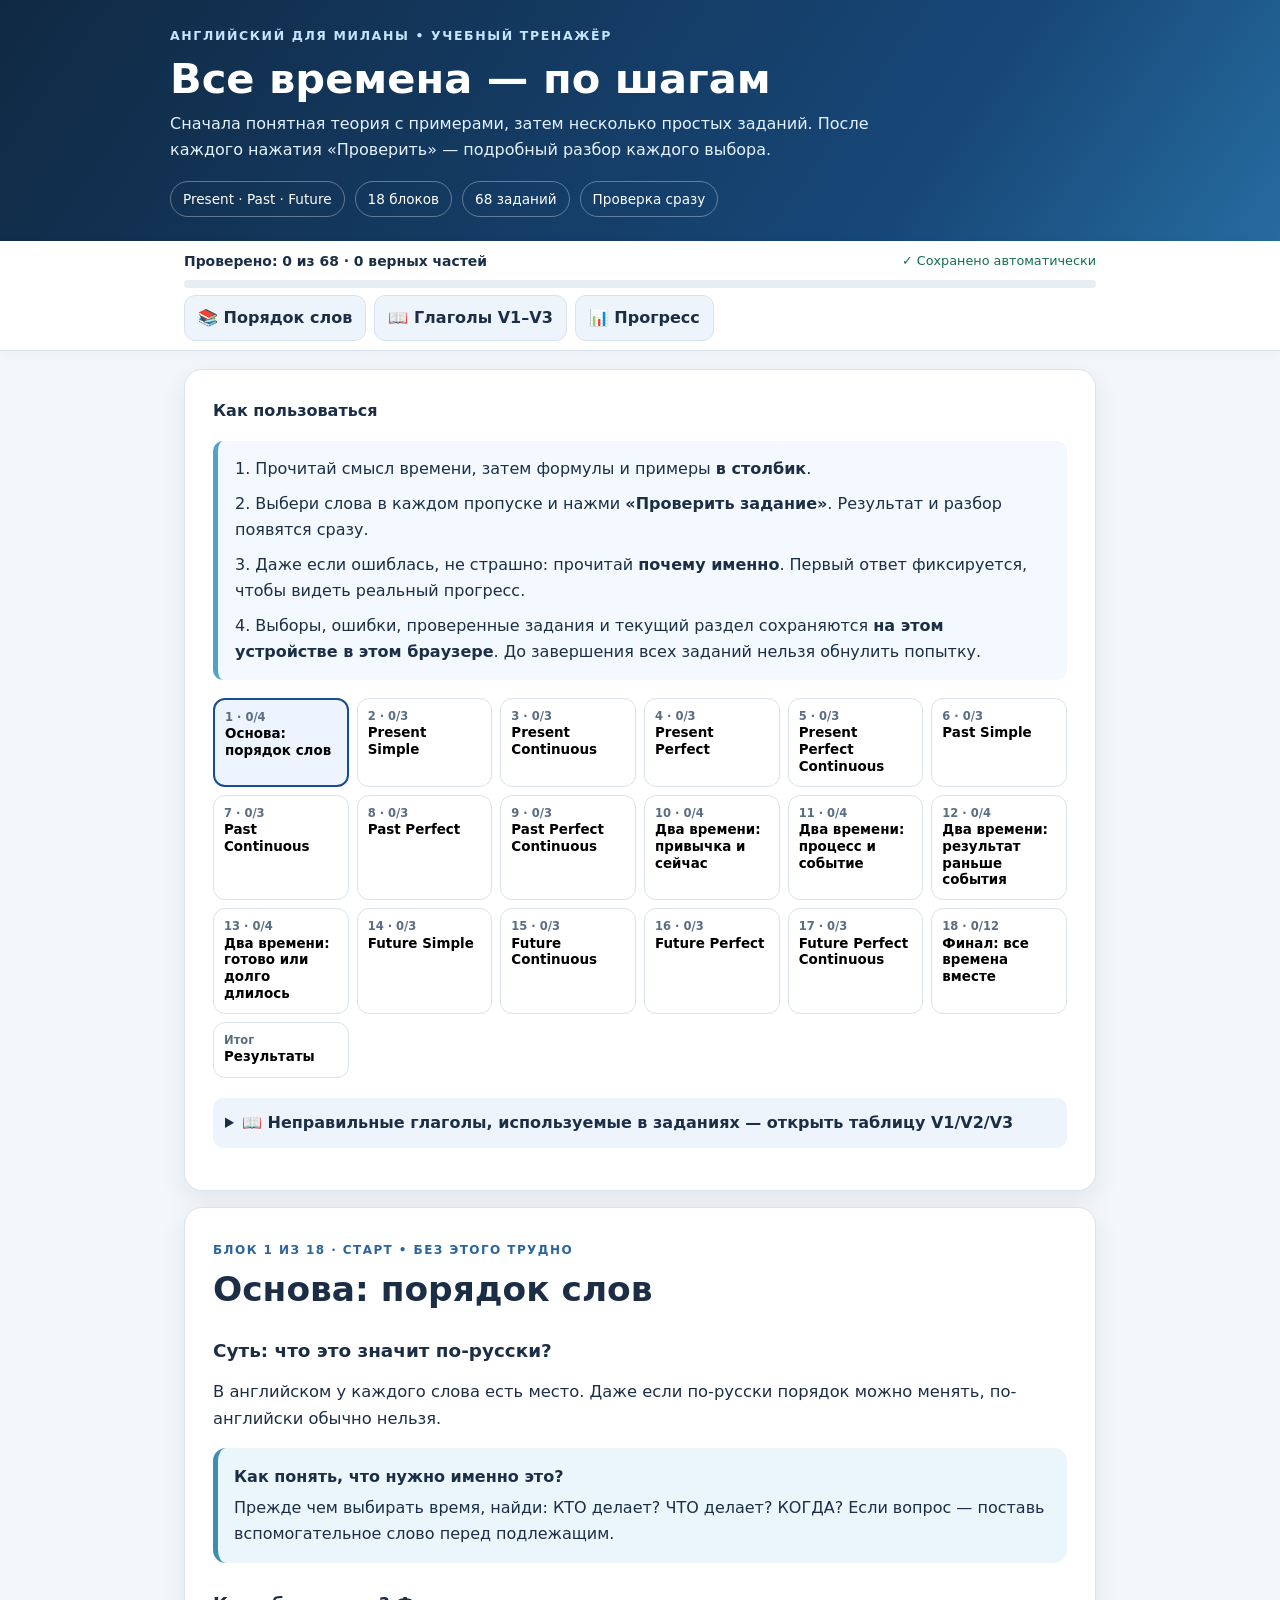
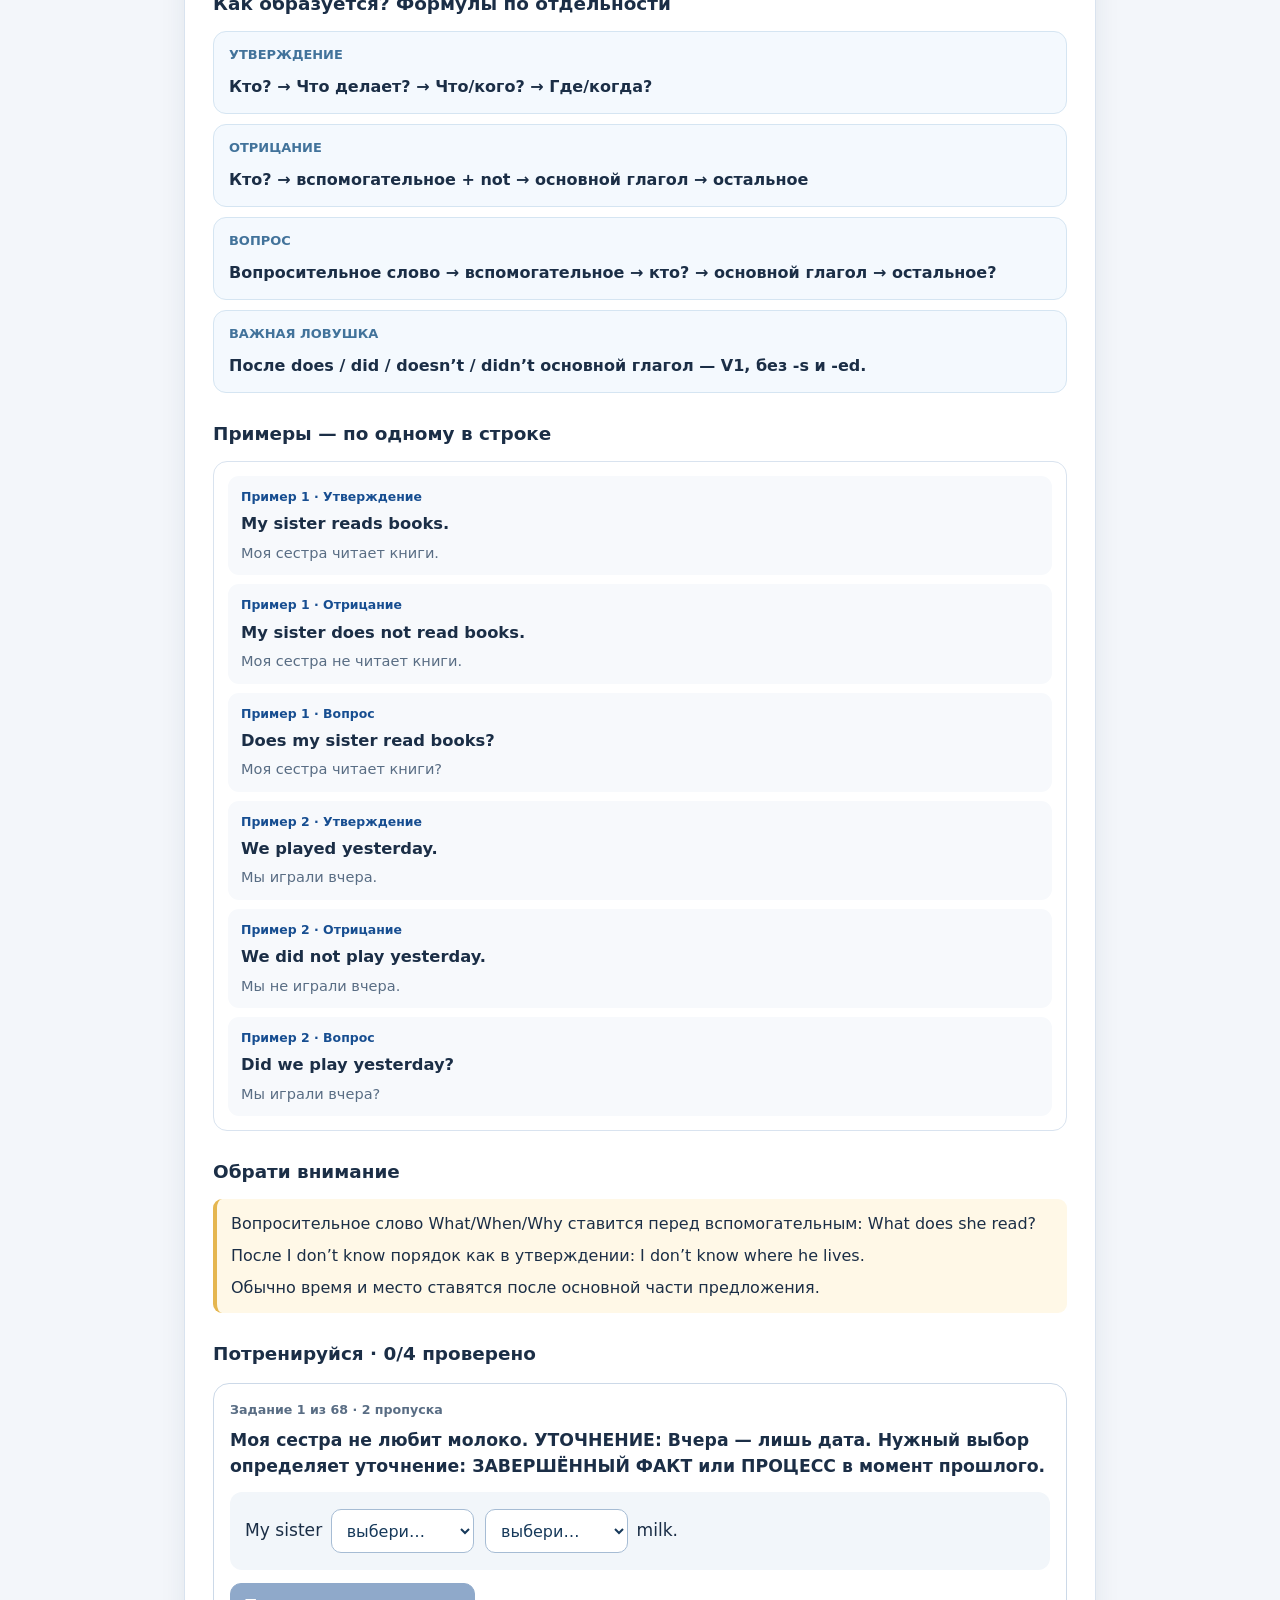
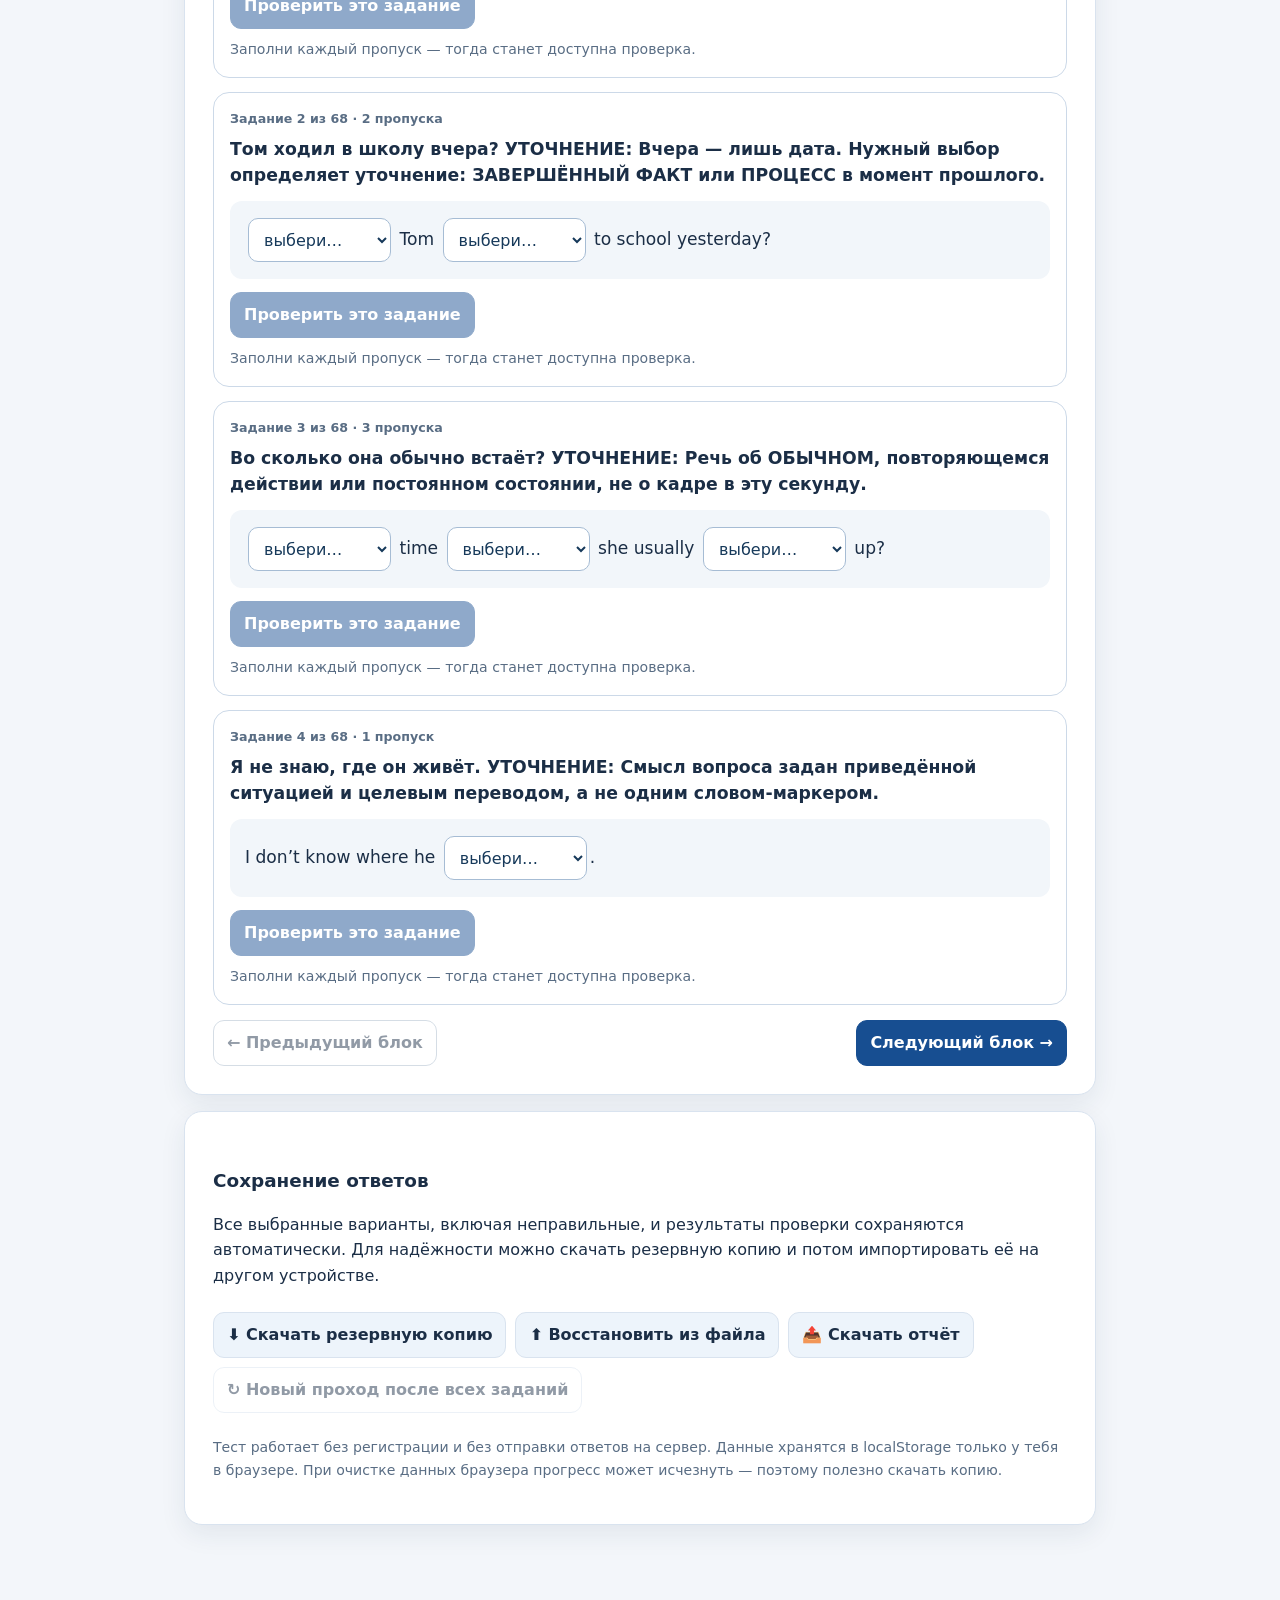
<file: all-tenses/index.html>
<!doctype html>
<!-- MILANA_ALL_TENSES_COURSE_V1 -->
<html lang="ru">
<head>
<meta charset="utf-8"><meta name="viewport" content="width=device-width,initial-scale=1,viewport-fit=cover">
<meta name="theme-color" content="#152e49"><meta name="description" content="Пошаговый курс английских времён Present, Past и Future с мгновенной проверкой каждого задания.">
<title>Милана — времена без путаницы</title>
<style>
:root{--ink:#1b2e46;--muted:#596d84;--accent:#174e91;--pale:#eef4ff;--line:#d9e3ef;--ok:#146e4f;--bad:#a73b38;--gold:#875e11;--paper:#fff;--bg:#f3f6fa;--shadow:0 9px 26px rgba(24,46,75,.08)}
*{box-sizing:border-box}html{scroll-behavior:smooth}body{margin:0;background:var(--bg);color:var(--ink);font:16px/1.62 system-ui,-apple-system,BlinkMacSystemFont,"Segoe UI",Arial,sans-serif}button,select{font:inherit}button{cursor:pointer}button:disabled{cursor:not-allowed;opacity:.48}a{color:var(--accent);text-decoration:none}a:hover{text-decoration:underline}button:focus-visible,select:focus-visible,a:focus-visible{outline:3px solid #ffb943;outline-offset:3px}
.hero{background:linear-gradient(125deg,#102943 0%,#174778 72%,#266c9f);color:white;padding:26px 16px 24px}.wrap{max-width:940px;margin:0 auto}.eyebrow{font-size:.78rem;font-weight:800;letter-spacing:.13em;text-transform:uppercase;color:#c4e4ff}.hero h1{font-size:clamp(1.7rem,5.6vw,2.6rem);margin:8px 0 8px;line-height:1.18}.hero p{max-width:760px;margin:0;color:#e4f1ff}.meta{display:flex;gap:10px;flex-wrap:wrap;margin:18px 0 0}.pill{padding:6px 12px;border:1px solid #ffffff55;border-radius:100px;font-size:.85rem}
.sticky{position:sticky;top:0;z-index:30;background:#ffffffed;backdrop-filter:blur(12px);border-bottom:1px solid var(--line);box-shadow:0 2px 12px #172a3e0a}.sticky-inner{max-width:940px;margin:auto;padding:9px 14px;display:grid;gap:7px}.toprow{display:flex;justify-content:space-between;align-items:center;gap:12px;flex-wrap:wrap}.progress-text{font-size:.87rem;font-weight:800}.autosave{font-size:.8rem;color:var(--ok)}.progress-track{height:8px;background:#e7edf4;border-radius:100px;overflow:hidden}.progress-fill{height:100%;background:linear-gradient(90deg,#1b8e7d,#46b2a0);width:0%;transition:width .25s}.sticky-actions{display:flex;gap:8px;flex-wrap:wrap}.btn{border:1px solid var(--line);padding:9px 13px;border-radius:11px;background:white;color:var(--ink);font-weight:750;min-height:43px}.btn.primary{background:var(--accent);color:#fff;border-color:var(--accent)}.btn.soft{background:#edf4fb}.btn.good{background:#187252;color:#fff;border-color:#187252}.btn.ghost{background:transparent;border-color:#a8b9ca}.btn:hover:not(:disabled){filter:brightness(.96)}
main{padding:18px 14px 80px}.card{background:var(--paper);border:1px solid var(--line);border-radius:18px;box-shadow:var(--shadow);padding:clamp(17px,4vw,28px);margin-bottom:16px}.intro{border-left:5px solid #50a3c5;background:#f3f9ff;padding:15px 17px;border-radius:10px;margin:18px 0}.intro p{margin:0 0 9px}.intro p:last-child{margin:0}.nav-grid{display:grid;grid-template-columns:repeat(auto-fit,minmax(125px,1fr));gap:8px;margin:12px 0 20px}.chapter-btn{min-height:56px;white-space:normal;text-align:left;font-size:.84rem;line-height:1.25;border:1px solid var(--line);background:#fff;border-radius:12px;padding:10px;display:flex;flex-direction:column;gap:2px}.chapter-btn .number{font-size:.72rem;color:var(--muted);font-weight:800}.chapter-btn.active{border:2px solid var(--accent);background:var(--pale)}.chapter-btn.done{box-shadow:inset 4px 0 #21896d}.chapter-btn strong{font-weight:750}.section-tag{font-size:.75rem;font-weight:900;letter-spacing:.12em;color:#2b659e;text-transform:uppercase}.section-title{font-size:clamp(1.55rem,4.5vw,2.15rem);line-height:1.2;margin:7px 0 10px}.lead{font-size:1.02rem;line-height:1.7;margin:0 0 15px}.section-title,.lead{overflow-wrap:anywhere}
h3{font-size:1.15rem;margin:26px 0 12px}h4{font-size:1rem;margin:0 0 8px}.callout{border-radius:13px;padding:16px;background:#eaf5fc;border-left:5px solid #3e8eae}.callout strong{display:block;margin-bottom:5px}.formula-list,.example-list{display:grid;grid-template-columns:1fr;gap:10px}.formula-card{border:1px solid #d5e5f2;border-radius:13px;background:#f4f9fe;padding:13px 15px;overflow-wrap:anywhere}.formula-card .label{display:block;color:#42739b;font-size:.81rem;font-weight:900;margin-bottom:7px;text-transform:uppercase}.formula-card .expression{display:block;font-size:1rem;font-weight:800;line-height:1.7;white-space:normal;overflow-wrap:anywhere}.example-group{border:1px solid var(--line);border-radius:14px;background:#fff;padding:14px}.example-line{padding:11px 13px;border-radius:11px;background:#f7f9fc;margin-bottom:9px}.example-line:last-child{margin-bottom:0}.example-type{display:block;font-size:.78rem;color:var(--accent);font-weight:800;margin-bottom:4px}.example-en{display:block;font-size:1.02rem;font-weight:800;overflow-wrap:anywhere}.example-ru{display:block;color:var(--muted);font-size:.91rem;margin-top:3px}.tip{background:#fff8e7;border-left:4px solid #e5b64f;padding:12px 14px;border-radius:9px;margin:10px 0}.tip p{margin:0 0 6px}.tip p:last-child{margin:0}
.q-card{border:1px solid #ccd9e8;border-radius:16px;padding:16px;background:white;margin:14px 0}.q-card.done{border-color:#9acbb8}.q-card.wrong{border-color:#e0aba7}.q-meta{font-size:.79rem;color:var(--muted);font-weight:800}.q-ru{font-size:1.08rem;font-weight:850;line-height:1.5;margin:8px 0 12px}.sentence{padding:15px;background:#f2f6fa;border-radius:12px;font-size:1.07rem;line-height:2.65;overflow-wrap:anywhere;word-break:normal}.sentence select{background:white;color:#16395a;border:1px solid #a6bcd4;border-radius:10px;min-height:44px;max-width:100%;font-size:1rem;padding:7px 31px 7px 11px;margin:2px 3px;vertical-align:middle;white-space:normal}.sentence select:disabled{opacity:1;color:#183a59;background:#f8fbfd}.sentence select.good-input{border:2px solid #159065;background:#edfff5}.sentence select.bad-input{border:2px solid #c95454;background:#fff5f3}.q-actions{display:flex;gap:9px;margin-top:13px;flex-wrap:wrap}.q-actions button{min-width:180px}.status{font-size:.88rem;color:var(--muted);margin-top:9px}.feedback{margin-top:14px;padding:15px;background:#f7fbff;border:1px solid #d3e5f3;border-radius:14px}.feedback .headline{font-size:1rem;font-weight:900;color:var(--ok)}.feedback .headline.warning{color:var(--bad)}.feedback h4{margin:16px 0 6px}.feedback p{margin:6px 0 11px;line-height:1.68}.feedback .correct-en{font-weight:850;background:#e9f8f1;padding:12px;border-radius:10px;overflow-wrap:anywhere}.slot-explain{margin-top:9px;padding:10px 12px;background:#fff;border-radius:10px;border-left:4px solid #2b9b76}.slot-explain.wrong{border-left-color:#c65d5b}.slot-explain .slot-label{font-weight:850}.slot-explain .chosen{color:var(--muted);font-size:.9rem}.q-number{font-weight:900;color:var(--accent)}.q-bottom{display:flex;gap:8px;flex-wrap:wrap;justify-content:space-between;align-items:center;margin-top:15px}
.table-scroller{overflow-x:auto;max-width:100%}table{border-collapse:collapse;width:100%;font-size:.92rem}th,td{padding:10px 8px;border-bottom:1px solid var(--line);text-align:left;vertical-align:top}th{background:#edf4fa}td strong{color:var(--accent)}.reference{margin:14px 0}.reference[hidden]{display:none}.footer-actions{display:flex;gap:9px;flex-wrap:wrap;margin:23px 0}.scorebox{text-align:center;padding:25px;border-radius:16px;background:#eaf6f2;border:1px solid #b5e1cf}.scorebox .big{font-weight:900;font-size:clamp(1.7rem,5vw,2.5rem);color:var(--ok)}.muted{color:var(--muted)}.small{font-size:.88rem}.sr-only{position:absolute;width:1px;height:1px;clip:rect(0,0,0,0);overflow:hidden;white-space:nowrap}dialog{border:0;border-radius:16px;width:min(660px,calc(100% - 24px));box-shadow:0 20px 80px #0005;padding:22px;max-height:88vh;overflow:auto}dialog::backdrop{background:#071a2e99}.hidden{display:none!important}.summary-section{border:1px solid var(--line);padding:12px;border-radius:12px;margin:9px 0}.warning-box{background:#fff5ed;border-left:4px solid #d38737;padding:13px;border-radius:10px}.no-print{display:block}
@media(max-width:500px){.hero{padding:22px 14px}.sticky-inner{padding:7px 10px}.toprow{gap:5px}.progress-text{font-size:.78rem}.autosave{font-size:.73rem}.sticky-actions{gap:6px}.sticky-actions .btn{min-height:39px;padding:6px 10px;font-size:.81rem}main{padding:11px 9px 64px}.card{padding:16px 13px;border-radius:15px}.nav-grid{grid-template-columns:repeat(3,minmax(0,1fr));gap:6px}.chapter-btn{font-size:.74rem;padding:8px}.q-card{padding:13px}.sentence{padding:10px 9px;font-size:1rem;line-height:2.9}.sentence select{max-width:100%;font-size:16px;padding-left:8px;padding-right:25px}.q-actions button{width:100%}.example-line{padding:10px}.formula-card{padding:12px}}
@media print{.sticky,.nav-grid,.no-print,button{display:none!important}body{background:white}.card{box-shadow:none;border:none}.reference[hidden]{display:block!important}}
</style>
</head>
<body>
<header class="hero"><div class="wrap"><div class="eyebrow">Английский для Миланы • учебный тренажёр</div><h1>Все времена — по шагам</h1><p>Сначала понятная теория с примерами, затем несколько простых заданий. После каждого нажатия «Проверить» — подробный разбор каждого выбора.</p><div class="meta"><span class="pill">Present · Past · Future</span><span class="pill">18 блоков</span><span class="pill">68 заданий</span><span class="pill">Проверка сразу</span></div></div></header>
<div class="sticky"><div class="sticky-inner"><div class="toprow"><span id="progressText" class="progress-text">Проверено: 0/68</span><span id="saveStatus" class="autosave" role="status">Сохранение включено</span></div><div class="progress-track" role="progressbar" aria-label="Пройдено заданий" aria-valuemin="0" aria-valuemax="68" aria-valuenow="0" id="progressTrack"><div id="progressFill" class="progress-fill"></div></div><div class="sticky-actions"><button class="btn soft" id="orderBtn" type="button">📚 Порядок слов</button><button class="btn soft" id="verbsBtn" type="button">📖 Глаголы V1–V3</button><button class="btn soft" id="resultsBtn" type="button">📊 Прогресс</button></div></div></div>
<main class="wrap"><section class="card"><strong>Как пользоваться</strong><div class="intro"><p>1. Прочитай смысл времени, затем формулы и примеры <b>в столбик</b>.</p><p>2. Выбери слова в каждом пропуске и нажми <b>«Проверить задание»</b>. Результат и разбор появятся сразу.</p><p>3. Даже если ошиблась, не страшно: прочитай <b>почему именно</b>. Первый ответ фиксируется, чтобы видеть реальный прогресс.</p><p>4. Выборы, ошибки, проверенные задания и текущий раздел сохраняются <b>на этом устройстве в этом браузере</b>. До завершения всех заданий нельзя обнулить попытку.</p></div><div id="storageWarning" class="warning-box hidden" role="alert">В этом браузере локальное сохранение недоступно. Попробуй открыть обычную вкладку Safari/Chrome, не приватную, и экспортируй результаты вручную.</div><div id="nav" class="nav-grid" aria-label="Переключение учебных блоков"></div><details class="reference" id="verbsReference"><summary style="font-weight:850;cursor:pointer;padding:12px;background:#edf4fb;border-radius:10px">📖 Неправильные глаголы, используемые в заданиях — открыть таблицу V1/V2/V3</summary><p>V1 — начальная форма; V2 — простое прошедшее; V3 — форма после have/has/had.</p><div class="table-scroller" id="verbsInline"></div></details></section>
<section id="chapter" class="card" aria-live="polite"></section><section id="summary" class="card hidden"></section><footer class="card"><h3>Сохранение ответов</h3><p>Все выбранные варианты, включая неправильные, и результаты проверки сохраняются автоматически. Для надёжности можно скачать резервную копию и потом импортировать её на другом устройстве.</p><div class="footer-actions"><button id="exportBtn" class="btn soft">⬇ Скачать резервную копию</button><button id="importBtn" class="btn soft">⬆ Восстановить из файла</button><button id="reportBtn" class="btn soft">📤 Скачать отчёт</button><button id="resetBtn" class="btn" disabled>↻ Начать заново (только после 68 заданий)</button></div><input type="file" accept="application/json,.json" id="importFile" hidden><p class="small muted">Тест работает без регистрации и без отправки ответов на сервер. Данные хранятся в localStorage только у тебя в браузере. При очистке данных браузера прогресс может исчезнуть — поэтому полезно скачать копию.</p></footer></main>
<dialog id="helpDialog"><h2 id="dialogTitle">Памятка</h2><div id="dialogBody"></div><button id="dialogClose" class="btn primary" type="button">Закрыть</button></dialog>
<script id="course-data" type="application/json">[{"id":"b0","title":"Основа: порядок слов","tag":"СТАРТ • БЕЗ ЭТОГО ТРУДНО","meaning":"В английском у каждого слова есть место. Даже если по-русски порядок можно менять, по-английски обычно нельзя.","decision":"Прежде чем выбирать время, найди: КТО делает? ЧТО делает? КОГДА? Если вопрос — поставь вспомогательное слово перед подлежащим.","formula":[["Утверждение","Кто? → Что делает? → Что/кого? → Где/когда?"],["Отрицание","Кто? → вспомогательное + not → основной глагол → остальное"],["Вопрос","Вопросительное слово → вспомогательное → кто? → основной глагол → остальное?"],["Важная ловушка","После does / did / doesn’t / didn’t основной глагол — V1, без -s и -ed."]],"examples":[{"positive":["My sister reads books.","Моя сестра читает книги."],"negative":["My sister does not read books.","Моя сестра не читает книги."],"question":["Does my sister read books?","Моя сестра читает книги?"]},{"positive":["We played yesterday.","Мы играли вчера."],"negative":["We did not play yesterday.","Мы не играли вчера."],"question":["Did we play yesterday?","Мы играли вчера?"]}],"notes":["Вопросительное слово What/When/Why ставится перед вспомогательным: What does she read?","После I don’t know порядок как в утверждении: I don’t know where he lives.","Обычно время и место ставятся после основной части предложения."],"questions":[{"id":"q1","ru":"Моя сестра не любит молоко. УТОЧНЕНИЕ: Вчера — лишь дата. Нужный выбор определяет уточнение: ЗАВЕРШЁННЫЙ ФАКТ или ПРОЦЕСС в момент прошлого.","sentence":"My sister {0} {1} milk.","slots":[{"options":["doesn’t","don’t","didn’t"],"answer":"doesn’t","why":"Подлежащее my sister = she, в Present Simple нужен doesn’t.","other":""},{"options":["likes","like","liked"],"answer":"like","why":"После doesn’t глагол стоит в начальной форме без -s.","other":""}],"reason":"Речь о постоянном отношении, а не о вчерашнем дне. Выбираем Present Simple, затем отрицание для she.","compare":"Не говорим «doesn’t likes»: окончание -s уже выражено словом does.","mini":""},{"id":"q2","ru":"Том ходил в школу вчера? УТОЧНЕНИЕ: Вчера — лишь дата. Нужный выбор определяет уточнение: ЗАВЕРШЁННЫЙ ФАКТ или ПРОЦЕСС в момент прошлого.","sentence":"{0} Tom {1} to school yesterday?","slots":[{"options":["Does","Did","Is"],"answer":"Did","why":"Yesterday — законченное прошлое. Для вопроса Past Simple нужен Did.","other":""},{"options":["went","go","going"],"answer":"go","why":"После Did берём начальную форму go.","other":""}],"reason":"Вопрос о завершённом действии вчера. Did ставится в начале, основной глагол без прошедшей формы.","compare":"Не «Did Tom went?»: Did уже сообщает о прошлом.","mini":""},{"id":"q3","ru":"Во сколько она обычно встаёт? УТОЧНЕНИЕ: Речь об ОБЫЧНОМ, повторяющемся действии или постоянном состоянии, не о кадре в эту секунду.","sentence":"{0} time {1} she usually {2} up?","slots":[{"options":["When","What","Why"],"answer":"What","why":"Для «во сколько» используется вопросительное сочетание What time.","other":""},{"options":["is","does","did"],"answer":"does","why":"Для привычки she нужен does.","other":""},{"options":["get","gets","got"],"answer":"get","why":"После does основной глагол V1: get.","other":""}],"reason":"Usually обозначает привычку. Вопрос строится «What time + does + she + get…?»","compare":"Не соединяем is и does в одном таком вопросе.","mini":""},{"id":"q4","ru":"Я не знаю, где он живёт. УТОЧНЕНИЕ: Смысл вопроса задан приведённой ситуацией и целевым переводом, а не одним словом-маркером.","sentence":"I don’t know where he {0}.","slots":[{"options":["live","lives","does live"],"answer":"lives","why":"Это не прямой вопрос, а придаточная часть: he lives.","other":""}],"reason":"После «I don’t know» порядок слов обычный: сначала he, затем lives.","compare":"Сравни: Where does he live? Но: I don’t know where he lives.","mini":""}]},{"id":"b1","title":"Present Simple","tag":"НАСТОЯЩЕЕ • ПРИВЫЧКА И ФАКТ","meaning":"Говорим о том, что бывает обычно, регулярно, по расписанию, либо является фактом. Это не обязательно происходит именно в эту секунду.","decision":"Спроси себя: «Это привычка, правило или факт?» Если да, часто нужен Present Simple.","formula":[["Утверждение: I / you / we / they","I / you / we / they + V1"],["Утверждение: he / she / it","He / she / it + V1 + s"],["Отрицание","I/you/we/they + don’t + V1; he/she/it + doesn’t + V1"],["Вопрос","Do/Does + подлежащее + V1?"]],"examples":[{"positive":["She plays tennis every Friday.","Она играет в теннис каждую пятницу."],"negative":["She doesn’t play tennis on Mondays.","Она не играет в теннис по понедельникам."],"question":["Does she play tennis on Fridays?","Она играет в теннис по пятницам?"]},{"positive":["They go to school every day.","Они ходят в школу каждый день."],"negative":["They don’t go to school on Sundays.","Они не ходят в школу по воскресеньям."],"question":["Do they go to school every day?","Они ходят в школу каждый день?"]}],"notes":["Запомни Милане: «doesn’t likes» — ошибка. Правильно «doesn’t like».","Частотные слова usually/always/never обычно стоят перед обычным смысловым глаголом."],"questions":[{"id":"q5","ru":"Моя мама обычно пьёт чай. УТОЧНЕНИЕ: Речь об ОБЫЧНОМ, повторяющемся действии или постоянном состоянии, не о кадре в эту секунду.","sentence":"My mum usually {0} tea.","slots":[{"options":["drink","drinks","is drinking"],"answer":"drinks","why":"Mum = she, в утверждении Present Simple у глагола -s.","other":""}],"reason":"Usually — обычная привычка, поэтому Simple. Это не действие в эту секунду.","compare":"Не используем is drinking, потому что речь не о текущем моменте.","mini":""},{"id":"q6","ru":"Он не читает книги по вечерам. УТОЧНЕНИЕ: Смысл вопроса задан приведённой ситуацией и целевым переводом, а не одним словом-маркером.","sentence":"He {0} {1} books in the evenings.","slots":[{"options":["don’t","doesn’t","isn’t"],"answer":"doesn’t","why":"He → отрицание doesn’t.","other":""},{"options":["reads","reading","read"],"answer":"read","why":"После doesn’t нужен V1: read.","other":""}],"reason":"«По вечерам» означает регулярно. Для he нужна связка doesn’t + V1.","compare":"Не «doesn’t reads» и не «isn’t read».","mini":""},{"id":"q7","ru":"Твои друзья играют в футбол по воскресеньям? УТОЧНЕНИЕ: Смысл вопроса задан приведённой ситуацией и целевым переводом, а не одним словом-маркером.","sentence":"{0} your friends {1} football on Sundays?","slots":[{"options":["Are","Do","Does"],"answer":"Do","why":"Friends — множественное число: Do.","other":""},{"options":["plays","playing","play"],"answer":"play","why":"После Do — начальная форма play.","other":""}],"reason":"Вопрос о регулярной привычке: Do + they + V1?","compare":"Does здесь не подходит: friends = they.","mini":""}]},{"id":"b2","title":"Present Continuous","tag":"НАСТОЯЩЕЕ • ПРОЦЕСС СЕЙЧАС","meaning":"Действие происходит прямо сейчас или в нынешний временный период. Важно, что человек занят процессом, а не просто имеет такую привычку.","decision":"Спроси: «Что происходит сейчас? Что человек делает в этот момент?»","formula":[["Утверждение","I am / he is / we are + V-ing"],["Отрицание","am/is/are + not + V-ing"],["Вопрос","Am/Is/Are + подлежащее + V-ing?"],["Важно","После am/is/are обязательно основная форма с -ing."]],"examples":[{"positive":["She is reading now.","Она сейчас читает."],"negative":["She isn’t reading now.","Она сейчас не читает."],"question":["Is she reading now?","Она сейчас читает?"]},{"positive":["They are cooking dinner.","Они сейчас готовят ужин."],"negative":["They aren’t cooking dinner.","Они сейчас не готовят ужин."],"question":["Are they cooking dinner?","Они сейчас готовят ужин?"]}],"notes":["Present Continuous не применяется автоматически ко всем глаголам: know, like, believe обычно описывают состояние.","Сравни: usually reads — привычка; is reading now — процесс прямо сейчас."],"questions":[{"id":"q8","ru":"Посмотри! Кошка сейчас спит. УТОЧНЕНИЕ: Действие происходит ПРЯМО СЕЙЧАС либо это временное занятие, а не постоянная привычка.","sentence":"Look! The cat {0} {1} now.","slots":[{"options":["am","are","is"],"answer":"is","why":"Cat = it → is.","other":""},{"options":["sleep","sleeping","slept"],"answer":"sleeping","why":"В Continuous требуется V-ing: sleeping.","other":""}],"reason":"«Посмотри» и «сейчас» показывают процесс в момент речи.","compare":"Не достаточно написать sleeping без is.","mini":""},{"id":"q9","ru":"Я сейчас не смотрю телевизор. УТОЧНЕНИЕ: Действие происходит ПРЯМО СЕЙЧАС либо это временное занятие, а не постоянная привычка.","sentence":"I {0} {1} TV now.","slots":[{"options":["am not","do not","was not"],"answer":"am not","why":"Действие сейчас: отрицательное am not.","other":""},{"options":["watch","watching","watched"],"answer":"watching","why":"После am not в Continuous ставим watching.","other":""}],"reason":"Это не общее правило «я не смотрю ТВ», а конкретный текущий момент.","compare":"Сравни: I don’t watch TV (вообще); I am not watching TV (сейчас).","mini":""},{"id":"q10","ru":"Что они сейчас делают? УТОЧНЕНИЕ: Действие происходит ПРЯМО СЕЙЧАС либо это временное занятие, а не постоянная привычка.","sentence":"What {0} they {1} right now?","slots":[{"options":["do","are","did"],"answer":"are","why":"В вопросе Continuous are перед they.","other":""},{"options":["do","doing","done"],"answer":"doing","why":"После are нужен -ing: doing.","other":""}],"reason":"Вопрос начинается с What, затем are, затем they, затем doing.","compare":"Не «What are they do?» — только doing.","mini":""}]},{"id":"b3","title":"Present Perfect","tag":"НАСТОЯЩЕЕ • ЕСТЬ РЕЗУЛЬТАТ ИЛИ ОПЫТ","meaning":"Действие уже произошло, а сейчас важен полученный результат. Также говорим об опыте («когда-нибудь») и количестве сделанного за период, который ещё продолжается.","decision":"Спроси: «Что уже сделано к сейчас?» или «Был ли такой опыт?» Точная дата в прошлом обычно требует Past Simple.","formula":[["Утверждение","I/you/we/they have + V3; he/she/it has + V3"],["Отрицание","haven’t / hasn’t + V3"],["Вопрос","Have/Has + подлежащее + V3?"],["V3","Третья форма: eat → eaten; go → gone; finish → finished."]],"examples":[{"positive":["I have finished my work.","Я закончил работу; теперь она готова."],"negative":["I haven’t finished my work yet.","Я ещё не закончил работу."],"question":["Have you finished your work?","Ты уже закончил работу?"]},{"positive":["She has seen this film.","Она уже видела этот фильм."],"negative":["She hasn’t seen this film.","Она ещё не видела этот фильм."],"question":["Has she seen this film?","Она видела этот фильм?"]}],"notes":["Present Perfect — не любое русское «сделал». «Вчера сделал» обычно Past Simple.","Ever/never: опыт; already/yet: результат; today/this week — могут использоваться, если период ещё продолжается."],"questions":[{"id":"q11","ru":"Я уже поел. Теперь я не голоден. УТОЧНЕНИЕ: Сейчас уже есть РЕЗУЛЬТАТ выполненного действия; не описываем процесс в определённый час прошлого.","sentence":"I {0} already {1}. I am not hungry now.","slots":[{"options":["had","have","am"],"answer":"have","why":"Есть результат сейчас и подлежащее I: have.","other":""},{"options":["ate","eaten","eating"],"answer":"eaten","why":"После have требуется V3: eat → ate → eaten.","other":""}],"reason":"Важен результат сейчас: я уже сыт. Поэтому have + V3.","compare":"Past Simple «I ate» может быть уместен в рассказе о прошлом, но в этом упражнении подчёркнут результат сейчас.","mini":""},{"id":"q12","ru":"Она ещё не написала письмо. УТОЧНЕНИЕ: Смысл вопроса задан приведённой ситуацией и целевым переводом, а не одним словом-маркером.","sentence":"She {0} {1} the letter yet.","slots":[{"options":["hasn’t","didn’t","isn’t"],"answer":"hasn’t","why":"«Ещё не готово к сейчас» → hasn’t.","other":""},{"options":["wrote","write","written"],"answer":"written","why":"write → wrote → written, после hasn’t V3.","other":""}],"reason":"Слово yet показывает, что ожидаемый результат пока не получен.","compare":"Не «hasn’t wrote»: wrote — V2, а не V3.","mini":""},{"id":"q13","ru":"Ты когда-нибудь видел море? УТОЧНЕНИЕ: Сейчас уже есть РЕЗУЛЬТАТ выполненного действия; не описываем процесс в определённый час прошлого.","sentence":"{0} you ever {1} the sea?","slots":[{"options":["Did","Have","Are"],"answer":"Have","why":"Опыт до настоящего момента: Have you ever...?","other":""},{"options":["see","saw","seen"],"answer":"seen","why":"После Have нужен V3: seen.","other":""}],"reason":"Вопрос не о конкретном вчера, а о жизненном опыте.","compare":"Если спросить «Ты видел море прошлым летом?», будет Did you see...?","mini":""}]},{"id":"b4","title":"Present Perfect Continuous","tag":"НАСТОЯЩЕЕ • КАК ДОЛГО ПРОДОЛЖАЕТСЯ","meaning":"Действие началось раньше и продолжается сейчас; иногда только что закончилось, но заметен результат самого процесса. Важно время или длительность.","decision":"Спроси: «Как давно человек этим занимается до настоящего момента?» Если процесс тянется до сейчас — эта конструкция полезна.","formula":[["Утверждение","have/has + been + V-ing"],["Отрицание","haven’t/hasn’t + been + V-ing"],["Вопрос","Have/Has + подлежащее + been + V-ing?"],["Продолжительность","for + период (for two hours); since + точка начала (since Monday)"]],"examples":[{"positive":["I have been studying for two hours.","Я занимаюсь уже два часа."],"negative":["I haven’t been sleeping well lately.","В последнее время я плохо сплю."],"question":["Have you been waiting long?","Ты давно ждёшь?"]},{"positive":["She has been learning English since May.","Она учит английский с мая."],"negative":["She hasn’t been working today.","Она сегодня не работала."],"question":["How long has she been learning English?","Как давно она учит английский?"]}],"notes":["В записи «has been learn» пропущено -ing; правильно has been learning.","«Я сделал пять задач» — результат, Present Perfect; «Я решаю задачи уже час» — длительность, Present Perfect Continuous."],"questions":[{"id":"q14","ru":"Я жду тебя уже десять минут и всё ещё жду. УТОЧНЕНИЕ: Процесс начался раньше и продолжается до настоящего или его последствия видны сейчас; важна ДЛИТЕЛЬНОСТЬ.","sentence":"I {0} {1} waiting {2} ten minutes.","slots":[{"options":["am","have","had"],"answer":"have","why":"Процесс до настоящего момента; I → have.","other":""},{"options":["been","be","being"],"answer":"been","why":"Формула содержит been: have been waiting.","other":""},{"options":["since","for","at"],"answer":"for","why":"Десять минут — отрезок длительности: for.","other":""}],"reason":"Я начал ждать раньше и продолжаю сейчас. Нужны have been + V-ing и for.","compare":"«I am waiting» не сообщает, как долго действие продолжается с прошлого.","mini":""},{"id":"q15","ru":"Она учится играть на гитаре с января и всё ещё учится. УТОЧНЕНИЕ: Процесс начался раньше и продолжается до настоящего или его последствия видны сейчас; важна ДЛИТЕЛЬНОСТЬ.","sentence":"She {0} {1} learning to play the guitar {2} January.","slots":[{"options":["have","has","had"],"answer":"has","why":"She → has.","other":""},{"options":["be","being","been"],"answer":"been","why":"После has в этой форме идёт been.","other":""},{"options":["for","since","during"],"answer":"since","why":"January — точка начала, значит since.","other":""}],"reason":"Учёба началась в январе и продолжается сейчас. Has been learning подчёркивает длительность.","compare":"For — отрезок времени; since — начало периода.","mini":""},{"id":"q16","ru":"Как долго он работает над этой книгой? Он всё ещё её пишет. УТОЧНЕНИЕ: Процесс начался раньше и продолжается до настоящего или его последствия видны сейчас; важна ДЛИТЕЛЬНОСТЬ.","sentence":"How long {0} he {1} {2} on this book?","slots":[{"options":["has","does","did"],"answer":"has","why":"Вопрос о длительности до настоящего: has.","other":""},{"options":["be","being","been"],"answer":"been","why":"После has перед working нужен been.","other":""},{"options":["work","worked","working"],"answer":"working","why":"Форма длительного процесса: working.","other":""}],"reason":"How long + has + he + been + working? — порядок слов и форма длительности.","compare":"Не «How long does he work?» — здесь спрашивают длительность текущего процесса.","mini":""}]},{"id":"b5","title":"Past Simple","tag":"ПРОШЛОЕ • ЧТО ПРОИЗОШЛО","meaning":"Готовый факт в законченном прошлом. Мы сообщаем, что случилось вчера, раньше, в прошлом году. Нужна вторая форма глагола (V2) в утверждении.","decision":"Спроси: «Это просто событие в уже завершённый момент прошлого?»","formula":[["Утверждение","Подлежащее + V2 (played, went, ate)"],["Отрицание","Подлежащее + didn’t + V1"],["Вопрос","Did + подлежащее + V1?"],["Ловушка","С did/didn’t всегда V1: didn’t go, did she eat?"]],"examples":[{"positive":["He went home yesterday.","Он вчера пошёл домой."],"negative":["He didn’t go home yesterday.","Он вчера не пошёл домой."],"question":["Did he go home yesterday?","Он вчера пошёл домой?"]},{"positive":["They watched a film last night.","Они смотрели фильм вчера вечером."],"negative":["They didn’t watch a film.","Они не смотрели фильм."],"question":["Did they watch a film?","Они смотрели фильм?"]}],"notes":["Нельзя писать «wented»: глагол go неправильный, его форма в прошлом went.","У be отдельные формы: I/he/she was, you/we/they were; вопросы и отрицания с be строятся без did."],"questions":[{"id":"q17","ru":"Вчера я увидел друга. УТОЧНЕНИЕ: Вчера — лишь дата. Нужный выбор определяет уточнение: ЗАВЕРШЁННЫЙ ФАКТ или ПРОЦЕСС в момент прошлого.","sentence":"Yesterday I {0} my friend.","slots":[{"options":["see","saw","seen"],"answer":"saw","why":"Утверждение Past Simple: see → saw.","other":""}],"reason":"Есть точное указание yesterday — простой факт в законченном прошлом.","compare":"После had/have было бы seen, но здесь вспомогательного глагола нет.","mini":""},{"id":"q18","ru":"Мой брат вчера не пошёл в школу. УТОЧНЕНИЕ: Вчера — лишь дата. Нужный выбор определяет уточнение: ЗАВЕРШЁННЫЙ ФАКТ или ПРОЦЕСС в момент прошлого.","sentence":"My brother {0} {1} to school yesterday.","slots":[{"options":["doesn’t","didn’t","wasn’t"],"answer":"didn’t","why":"Yesterday — отрицание Past Simple: didn’t.","other":""},{"options":["went","go","gone"],"answer":"go","why":"После didn’t основной глагол — V1: go.","other":""}],"reason":"Необходимо «didn’t go», а не «didn’t went».","compare":"Вспомогательный did уже обозначает прошлое.","mini":""},{"id":"q19","ru":"Ты купил хлеб вчера? УТОЧНЕНИЕ: Вчера — лишь дата. Нужный выбор определяет уточнение: ЗАВЕРШЁННЫЙ ФАКТ или ПРОЦЕСС в момент прошлого.","sentence":"{0} you {1} bread yesterday?","slots":[{"options":["Have","Did","Do"],"answer":"Did","why":"Вопрос про вчера: Did.","other":""},{"options":["bought","buy","buying"],"answer":"buy","why":"После Did глагол buy, не bought.","other":""}],"reason":"Вопрос Past Simple: Did + подлежащее + V1.","compare":"«Have you bought» спрашивает о результате к сейчас без привязки к конкретному вчера.","mini":""}]},{"id":"b6","title":"Past Continuous","tag":"ПРОШЛОЕ • ЧТО ПРОИСХОДИЛО ТОГДА","meaning":"Нас интересует процесс в определённый момент прошлого: в восемь вечера, когда кто-то вошёл. Не важно, закончили ли действие.","decision":"Спроси: «Что человек делал именно в тот момент?»","formula":[["Утверждение","I/he/she/it was + V-ing; you/we/they were + V-ing"],["Отрицание","wasn’t / weren’t + V-ing"],["Вопрос","Was/Were + подлежащее + V-ing?"],["Важно","Не was watched, если имеется в виду «смотрел»: was watching."]],"examples":[{"positive":["I was reading at eight.","В восемь я читал."],"negative":["I wasn’t reading at eight.","В восемь я не читал."],"question":["Were you reading at eight?","Ты читал в восемь?"]},{"positive":["They were playing when I arrived.","Когда я пришёл, они играли."],"negative":["They weren’t playing at that moment.","В тот момент они не играли."],"question":["Were they playing when you arrived?","Они играли, когда ты пришёл?"]}],"notes":["While часто соединяет два одновременно продолжающихся действия.","Past Continuous описывает фон; короткое действие часто ставят в Past Simple."],"questions":[{"id":"q20","ru":"Вчера в семь вечера я читал. УТОЧНЕНИЕ: В конкретный момент прошлого действие ЕЩЁ ШЛО; здесь не утверждается, что оно уже было завершено.","sentence":"At seven yesterday I {0} {1}.","slots":[{"options":["was","were","am"],"answer":"was","why":"I в прошедшем Continuous → was.","other":""},{"options":["read","reading","reads"],"answer":"reading","why":"was + V-ing: reading.","other":""}],"reason":"В семь вечера чтение находилось в процессе.","compare":"«I read yesterday» — просто факт без указания на процесс в конкретную минуту.","mini":""},{"id":"q21","ru":"Когда мама пришла, дети спали. УТОЧНЕНИЕ: В конкретный момент прошлого действие ЕЩЁ ШЛО; здесь не утверждается, что оно уже было завершено.","sentence":"When Mum arrived, the children {0} {1}.","slots":[{"options":["was","were","are"],"answer":"were","why":"Children = they → were.","other":""},{"options":["sleep","slept","sleeping"],"answer":"sleeping","why":"Процесс: were sleeping.","other":""}],"reason":"Сон уже шёл в момент маминого прихода.","compare":"«Had slept» означало бы, что сон завершился до её прихода.","mini":""},{"id":"q22","ru":"Что ты делал вчера в девять? УТОЧНЕНИЕ: В конкретный момент прошлого действие ЕЩЁ ШЛО; здесь не утверждается, что оно уже было завершено.","sentence":"What {0} you {1} at nine yesterday?","slots":[{"options":["did","were","are"],"answer":"were","why":"При вопросе в Past Continuous «you» → were.","other":""},{"options":["do","done","doing"],"answer":"doing","why":"Вопрос: were you doing?","other":""}],"reason":"Это вопрос о процессе в конкретное время в прошлом.","compare":"«What did you do yesterday?» — вопрос о действиях за день в целом.","mini":""}]},{"id":"b7","title":"Past Perfect","tag":"ПРОШЛОЕ • УЖЕ ГОТОВО ДО ДРУГОГО МОМЕНТА","meaning":"В прошлом было два момента. Одно действие произошло раньше другого, и нам важно, что к более позднему моменту всё уже было готово.","decision":"Спроси: «Что уже произошло ДО того момента прошлого?»","formula":[["Утверждение","had + V3"],["Отрицание","hadn’t + V3"],["Вопрос","Had + подлежащее + V3?"],["Неправильные глаголы","eat → eaten; leave → left; write → written; see → seen"]],"examples":[{"positive":["She had eaten before I came.","Она поела до моего прихода."],"negative":["She hadn’t eaten before I came.","Она не поела до моего прихода."],"question":["Had she eaten before you came?","Она поела до твоего прихода?"]},{"positive":["The film had started when we arrived.","Фильм уже начался, когда мы пришли."],"negative":["The film hadn’t started when we arrived.","Фильм ещё не начался, когда мы пришли."],"question":["Had the film started when you arrived?","Фильм уже начался к вашему приходу?"]}],"notes":["Не «had ate». Правильно «had eaten»: нужна третья форма.","Не каждое более раннее действие требует Past Perfect, но он ясно показывает последовательность «раньше → позже»."],"questions":[{"id":"q23","ru":"Когда я пришёл, брат уже поел. УТОЧНЕНИЕ: Результат был готов ЕЩЁ ДО другого события или момента в прошлом.","sentence":"When I arrived, my brother {0} already {1}.","slots":[{"options":["has","had","was"],"answer":"had","why":"Результат был готов до момента в прошлом: had.","other":""},{"options":["ate","eaten","eating"],"answer":"eaten","why":"eat → ate → eaten; после had форма V3.","other":""}],"reason":"Пришёл — более позднее событие. Брат поел ещё до прихода.","compare":"Present Perfect «has eaten» привязан к настоящему, но вся ситуация здесь в прошлом.","mini":""},{"id":"q24","ru":"К приходу мамы я ещё не закончил работу. УТОЧНЕНИЕ: Смысл вопроса задан приведённой ситуацией и целевым переводом, а не одним словом-маркером.","sentence":"I {0} {1} my work when Mum came home.","slots":[{"options":["haven’t","hadn’t","wasn’t"],"answer":"hadn’t","why":"Отсутствие результата к моменту прошлого: hadn’t.","other":""},{"options":["finished","finish","finishing"],"answer":"finished","why":"После hadn’t нужна V3: finished.","other":""}],"reason":"К конкретному прошлому моменту работа ещё не была завершена.","compare":"Не «hadn’t finish»: это не Past Simple с didn’t.","mini":""},{"id":"q25","ru":"Фильм уже начался, когда мы пришли? УТОЧНЕНИЕ: Результат был готов ЕЩЁ ДО другого события или момента в прошлом.","sentence":"{0} the film already {1} when you arrived?","slots":[{"options":["Has","Had","Did"],"answer":"Had","why":"Вопрос о результате к прошлому моменту: Had.","other":""},{"options":["start","started","starting"],"answer":"started","why":"start → started → started; после had V3.","other":""}],"reason":"Проверяем, было ли начало фильма до вашего прихода.","compare":"Вопрос Had + подлежащее + V3?","mini":""}]},{"id":"b8","title":"Past Perfect Continuous","tag":"ПРОШЛОЕ • КАК ДОЛГО ДО ТОГО МОМЕНТА","meaning":"В прошлом есть точка отсчёта (например, папа вернулся). До неё действие уже продолжалось какое-то время. Чаще важно сколько длился процесс, а не готовый результат.","decision":"Спроси: «К тому прошлому моменту сколько времени уже продолжалось действие?»","formula":[["Утверждение","had + been + V-ing"],["Отрицание","hadn’t + been + V-ing"],["Вопрос","Had + подлежащее + been + V-ing?"],["Продолжительность","for two hours; since six o’clock"]],"examples":[{"positive":["I had been reading for an hour when Dad came.","К приходу папы я уже час читал."],"negative":["I hadn’t been reading long when Dad came.","К приходу папы я читал ещё недолго."],"question":["Had you been reading long when Dad came?","Ты давно читал, когда папа пришёл?"]},{"positive":["They had been waiting for 20 minutes when the bus came.","К приезду автобуса они ждали 20 минут."],"negative":["They hadn’t been waiting for an hour.","Они ждали меньше часа."],"question":["Had they been waiting for an hour?","Они уже час ждали?"]}],"notes":["«Had done» = уже сделал; «had been doing» = уже делал в течение некоторого времени.","Важно, что форма всегда включает been и -ing."],"questions":[{"id":"q26","ru":"Когда папа пришёл, я уже два часа готовил. Я всё ещё готовил. УТОЧНЕНИЕ: К указанной точке в прошлом действие уже продолжалось некоторое время; оцениваем ДЛИТЕЛЬНОСТЬ ДО ТОГО МОМЕНТА.","sentence":"When Dad came home, I {0} {1} cooking {2} two hours.","slots":[{"options":["have","had","was"],"answer":"had","why":"Отсчёт от прошлого момента — had.","other":""},{"options":["be","been","being"],"answer":"been","why":"В Past Perfect Continuous: had been.","other":""},{"options":["for","since","at"],"answer":"for","why":"Два часа — длительность, ставим for.","other":""}],"reason":"К приходу папы процесс готовки уже шёл два часа и продолжался.","compare":"Past Perfect «had cooked» означал бы завершённый результат.","mini":""},{"id":"q27","ru":"К моменту прихода автобуса мы ждали 30 минут. УТОЧНЕНИЕ: К указанной точке в прошлом действие уже продолжалось некоторое время; оцениваем ДЛИТЕЛЬНОСТЬ ДО ТОГО МОМЕНТА.","sentence":"By the time the bus arrived, we {0} {1} {2} for 30 minutes.","slots":[{"options":["have","had","were"],"answer":"had","why":"Точка отсчёта — приезд автобуса в прошлом.","other":""},{"options":["been","be","being"],"answer":"been","why":"Обязательная часть конструкции: been.","other":""},{"options":["wait","waiting","waited"],"answer":"waiting","why":"После been -ing: waiting.","other":""}],"reason":"К моменту в прошлом уже накопилась длительность ожидания.","compare":"«Were waiting» просто сообщало бы о процессе в момент приезда, а не о том, как давно он длился.","mini":""},{"id":"q28","ru":"Она до моего прихода училась уже час? УТОЧНЕНИЕ: К указанной точке в прошлом действие уже продолжалось некоторое время; оцениваем ДЛИТЕЛЬНОСТЬ ДО ТОГО МОМЕНТА.","sentence":"{0} she {1} {2} for an hour when you arrived?","slots":[{"options":["Has","Had","Was"],"answer":"Had","why":"Прошлая точка отсчёта → Had.","other":""},{"options":["be","been","being"],"answer":"been","why":"Конструкция включает been.","other":""},{"options":["studied","study","studying"],"answer":"studying","why":"После been нужен studying.","other":""}],"reason":"Вопрос о продолжительности ДО твоего прихода.","compare":"Порядок: Had + she + been + studying?","mini":""}]},{"id":"b9","title":"Два времени: привычка и сейчас","tag":"СРАВНИВАЕМ • PRESENT SIMPLE + CONTINUOUS","meaning":"В одном предложении можно сказать, что человек делает обычно, а что делает прямо сейчас. Английский выбирает время отдельно для каждого действия.","decision":"Для каждой части задай отдельный вопрос: «обычно?» или «прямо сейчас?»","formula":[["Обычно","Present Simple: she reads / she doesn’t read"],["Сейчас","Present Continuous: she is reading"],["Если в одном предложении две части","Сначала выбери смысл для каждой части, потом отдельно собери форму."]],"examples":[{"positive":["She usually reads, but now she is playing.","Обычно она читает, а сейчас играет."],"negative":["She doesn’t play in the mornings, but now she is playing.","По утрам она не играет, но сейчас играет."],"question":["Does she usually read while her brother is playing?","Она обычно читает, пока брат играет?"]},{"positive":["They play on Sundays, but today they are studying.","По воскресеньям они играют, но сегодня занимаются."],"negative":["They don’t work on Sundays, but today they are working.","Они обычно не работают по воскресеньям, но сегодня работают."],"question":["Are they studying now, although they usually play?","Они сейчас занимаются, хотя обычно играют?"]}],"notes":["«Today» само по себе не гарантирует Continuous: важен смысл временного действия.","Для «like» обычно Simple даже если чувство относится к настоящему."],"questions":[{"id":"q29","ru":"Обычно он читает, но сейчас спит. УТОЧНЕНИЕ: Действие происходит ПРЯМО СЕЙЧАС либо это временное занятие, а не постоянная привычка.","sentence":"He usually {0}, but now he {1} {2}.","slots":[{"options":["read","reads","is reading"],"answer":"reads","why":"Usually → привычка, he reads.","other":""},{"options":["is","does","was"],"answer":"is","why":"Now → he is.","other":""},{"options":["sleep","sleeps","sleeping"],"answer":"sleeping","why":"Continuous требует sleeping.","other":""}],"reason":"Здесь два разных смысла: обычно читает (привычка), сейчас спит (процесс).","compare":"Не нужно всё предложение ставить в одно время.","mini":""},{"id":"q30","ru":"Мы не пьём кофе, но сейчас пьём чай. УТОЧНЕНИЕ: Действие происходит ПРЯМО СЕЙЧАС либо это временное занятие, а не постоянная привычка.","sentence":"We {0} {1} coffee, but now we {2} drinking tea.","slots":[{"options":["doesn’t","don’t","aren’t"],"answer":"don’t","why":"We → don’t в привычке.","other":""},{"options":["drink","drinking","drank"],"answer":"drink","why":"После don’t основной глагол V1.","other":""},{"options":["are","do","were"],"answer":"are","why":"Сейчас происходит процесс: are drinking.","other":""}],"reason":"В первой части — обычное отношение к кофе, во второй — действие сейчас.","compare":"Don’t drink ≠ aren’t drinking: первое про привычку, второе про конкретный момент.","mini":""},{"id":"q31","ru":"Твоя сестра обычно играет, когда приходит домой, но сейчас делает уроки. УТОЧНЕНИЕ: Действие происходит ПРЯМО СЕЙЧАС либо это временное занятие, а не постоянная привычка.","sentence":"Your sister usually {0} when she comes home, but now she {1} {2} homework.","slots":[{"options":["play","plays","playing"],"answer":"plays","why":"Sister = she и usually → plays.","other":""},{"options":["does","is","has"],"answer":"is","why":"Now → is.","other":""},{"options":["do","doing","done"],"answer":"doing","why":"is doing — процесс сейчас.","other":""}],"reason":"Каждая часть имеет свой смысл: привычка и текущий процесс.","compare":"После when в значении привычки здесь comes — Present Simple.","mini":""},{"id":"q32","ru":"Они обычно не смотрят ТВ, а сейчас смотрят фильм. УТОЧНЕНИЕ: Действие происходит ПРЯМО СЕЙЧАС либо это временное занятие, а не постоянная привычка.","sentence":"They usually {0} {1} TV, but now they {2} watching a film.","slots":[{"options":["aren’t","don’t","doesn’t"],"answer":"don’t","why":"They → don’t для обычной привычки.","other":""},{"options":["watching","watched","watch"],"answer":"watch","why":"После don’t V1.","other":""},{"options":["were","are","do"],"answer":"are","why":"Сейчас are watching.","other":""}],"reason":"Не смотрят обычно — Simple; смотрят сейчас — Continuous.","compare":"Слово usually относится к первой части, now — ко второй.","mini":""}]},{"id":"b10","title":"Два времени: процесс и событие","tag":"СРАВНИВАЕМ • PAST SIMPLE + CONTINUOUS","meaning":"Одно действие уже длилось в прошлом, когда другое короткое событие произошло и иногда прервало процесс.","decision":"Длинный фон: was/were + -ing. Короткое событие: V2 (Past Simple).","formula":[["Фон в прошлом","Past Continuous: I was reading"],["Событие в прошлом","Past Simple: Mum came"],["Частая связь","I was reading when Mum came."],["Два процесса","While I was reading, she was cooking."]],"examples":[{"positive":["I was sleeping when Dad called.","Я спал, когда папа позвонил."],"negative":["I wasn’t sleeping when Dad called.","Я не спал, когда папа позвонил."],"question":["Were you sleeping when Dad called?","Ты спал, когда папа позвонил?"]},{"positive":["While she was cooking, he was cleaning.","Пока она готовила, он убирал."],"negative":["She wasn’t cooking while he was cleaning.","Она не готовила, пока он убирал."],"question":["Was she cooking while he was cleaning?","Она готовила, пока он убирал?"]}],"notes":["When не автоматически требует Past Simple: ориентируйся на смысл каждого действия.","Сравни was cooking (процесс) и cooked (факт готовки)."],"questions":[{"id":"q33","ru":"Когда я пришёл, мама готовила. УТОЧНЕНИЕ: В конкретный момент прошлого действие ЕЩЁ ШЛО; здесь не утверждается, что оно уже было завершено.","sentence":"When I {0}, Mum {1} {2}.","slots":[{"options":["come","came","coming"],"answer":"came","why":"Пришёл — завершённое событие: came.","other":""},{"options":["is","was","had"],"answer":"was","why":"Мама была в процессе в прошлом: was.","other":""},{"options":["cooked","cook","cooking"],"answer":"cooking","why":"После was требуется cooking.","other":""}],"reason":"Приход — короткое событие, готовка уже шла в тот момент.","compare":"Не «had cooked», ведь не говорится, что ужин уже был готов.","mini":""},{"id":"q34","ru":"Пока папа спал, я читал. УТОЧНЕНИЕ: В конкретный момент прошлого действие ЕЩЁ ШЛО; здесь не утверждается, что оно уже было завершено.","sentence":"While Dad {0} {1}, I {2} reading.","slots":[{"options":["was","were","had"],"answer":"was","why":"Dad → was.","other":""},{"options":["slept","sleeping","sleep"],"answer":"sleeping","why":"Past Continuous: sleeping.","other":""},{"options":["am","was","have"],"answer":"was","why":"Я тоже был в процессе: was reading.","other":""}],"reason":"Два процесса шли одновременно в прошлом.","compare":"В этом примере ни одно действие не описано как законченное событие.","mini":""},{"id":"q35","ru":"Вчера в восемь я не спал, когда ты позвонил. УТОЧНЕНИЕ: Вчера — лишь дата. Нужный выбор определяет уточнение: ЗАВЕРШЁННЫЙ ФАКТ или ПРОЦЕСС в момент прошлого.","sentence":"At eight yesterday I {0} {1} when you {2}.","slots":[{"options":["didn’t","wasn’t","hadn’t"],"answer":"wasn’t","why":"В конкретный момент «не был в процессе сна» → wasn’t.","other":""},{"options":["sleep","slept","sleeping"],"answer":"sleeping","why":"После wasn’t Continuous требует sleeping.","other":""},{"options":["call","called","calling"],"answer":"called","why":"Звонок — завершённое событие: called.","other":""}],"reason":"Фон в восемь — не спал; звонок — событие.","compare":"didn’t sleep yesterday означало бы, что вообще не спал вчера, это другой смысл.","mini":""},{"id":"q36","ru":"Она читала, когда свет погас. УТОЧНЕНИЕ: В конкретный момент прошлого действие ЕЩЁ ШЛО; здесь не утверждается, что оно уже было завершено.","sentence":"She {0} {1} when the light {2} out.","slots":[{"options":["was","has","had"],"answer":"was","why":"Процесс чтения в прошлом: was.","other":""},{"options":["read","reading","reads"],"answer":"reading","why":"Continuous → reading.","other":""},{"options":["go","went","gone"],"answer":"went","why":"Свет погас — событие Past Simple: went out.","other":""}],"reason":"Чтение уже шло, затем погас свет.","compare":"go → went → gone; здесь нужен V2 went, не gone.","mini":""}]},{"id":"b11","title":"Два времени: результат раньше события","tag":"СРАВНИВАЕМ • PAST SIMPLE + PAST PERFECT","meaning":"Два события в прошлом. Одно случилось раньше и уже было закончено к моменту второго. Для более раннего результата удобно брать Past Perfect.","decision":"Представь стрелку: сначала had + V3 → потом V2. В обычном повествовании не всегда обязателен Past Perfect, но здесь специально подчёркиваем предшествование.","formula":[["Сначала — уже случилось","Past Perfect: had + V3"],["Потом — другое событие","Past Simple: V2"],["Отрицание результата","hadn’t + V3"],["Пример порядка","She had left before I arrived."]],"examples":[{"positive":["We had eaten when she arrived.","К её приходу мы уже поели."],"negative":["We hadn’t eaten when she arrived.","К её приходу мы ещё не поели."],"question":["Had you eaten when she arrived?","Вы уже поели к её приходу?"]},{"positive":["The film had started before we came.","Фильм начался до нашего прихода."],"negative":["The film hadn’t started before we came.","Фильм не начался до нашего прихода."],"question":["Had the film started before you came?","Фильм уже начался до вашего прихода?"]}],"notes":["Если ты говоришь «я потерял ключ вчера», обычно достаточно Past Simple.","Если «я не мог открыть, потому что раньше потерял ключ», Past Perfect показывает причину из более раннего прошлого."],"questions":[{"id":"q37","ru":"Когда я проснулся, папа уже ушёл. УТОЧНЕНИЕ: Результат был готов ЕЩЁ ДО другого события или момента в прошлом.","sentence":"When I {0} up, Dad {1} already {2}.","slots":[{"options":["wake","woke","woken"],"answer":"woke","why":"Проснулся — Past Simple: woke.","other":""},{"options":["has","had","was"],"answer":"had","why":"Папа ушёл раньше моего пробуждения: had.","other":""},{"options":["went","gone","going"],"answer":"gone","why":"После had форма V3: gone.","other":""}],"reason":"Сначала папа ушёл, потом я проснулся.","compare":"«Had went» ошибочно: после had нужна третья форма gone.","mini":""},{"id":"q38","ru":"Мы не могли войти, потому что забыли ключ раньше. УТОЧНЕНИЕ: Результат был готов ЕЩЁ ДО другого события или момента в прошлом.","sentence":"We {0} get in because we {1} {2} the key earlier.","slots":[{"options":["can’t","couldn’t","don’t"],"answer":"couldn’t","why":"Ситуация в прошлом: couldn’t.","other":""},{"options":["have","had","were"],"answer":"had","why":"Причина возникла до неудачной попытки: had.","other":""},{"options":["forgot","forget","forgotten"],"answer":"forgotten","why":"forget → forgot → forgotten; после had нужен V3.","other":""}],"reason":"Сначала забыли ключ, позже не смогли войти. Оба момента в прошлом.","compare":"Не «can’t ... had» — нельзя смешивать нынешнюю невозможность с прошлой ситуацией без причины.","mini":""},{"id":"q39","ru":"К началу урока я уже написал письмо. УТОЧНЕНИЕ: Результат был готов ЕЩЁ ДО другого события или момента в прошлом.","sentence":"I {0} already {1} the letter before the lesson {2}.","slots":[{"options":["have","had","was"],"answer":"had","why":"Результат к прошлому моменту: had.","other":""},{"options":["wrote","written","write"],"answer":"written","why":"write → wrote → written, после had V3.","other":""},{"options":["start","started","starting"],"answer":"started","why":"Начало урока — факт прошлого: started.","other":""}],"reason":"Письмо было готово раньше начала урока.","compare":"Сейчас не важно, готово ли оно: опорная точка — прошлый урок.","mini":""},{"id":"q40","ru":"Когда мы пришли, фильм ещё не начался. УТОЧНЕНИЕ: Смысл вопроса задан приведённой ситуацией и целевым переводом, а не одним словом-маркером.","sentence":"When we {0}, the film {1} {2} yet.","slots":[{"options":["arrive","arrived","arriving"],"answer":"arrived","why":"Пришли — Past Simple arrived.","other":""},{"options":["hasn’t","hadn’t","wasn’t"],"answer":"hadn’t","why":"К моменту нашего прихода результата ещё не было: hadn’t.","other":""},{"options":["start","started","starting"],"answer":"started","why":"После hadn’t нужна V3: started.","other":""}],"reason":"В прошлом к моменту прихода фильм ещё не начался.","compare":"Слово yet возможно и с Past Perfect: ещё не к тому моменту.","mini":""}]},{"id":"b12","title":"Два времени: готово или долго длилось","tag":"СРАВНИВАЕМ • PERFECT + PERFECT CONTINUOUS","meaning":"Одно время говорит о количестве или результате, другое — как долго шёл процесс. Важно не только «раньше/сейчас», но и «результат/длительность».","decision":"Спроси: «Сколько уже сделано?» → Perfect. «Как долго делал?» → Perfect Continuous.","formula":[["Результат к сейчас","have/has + V3"],["Длительность до сейчас","have/has + been + V-ing"],["Результат до момента в прошлом","had + V3"],["Длительность до момента в прошлом","had + been + V-ing"]],"examples":[{"positive":["I have written two pages.","Я написал две страницы — есть результат."],"negative":["I haven’t written the last page.","Я ещё не написал последнюю страницу."],"question":["Have you written two pages?","Ты уже написал две страницы?"]},{"positive":["I have been writing for an hour.","Я пишу уже час — важна длительность."],"negative":["I haven’t been writing for long.","Я пишу ещё недолго."],"question":["Have you been writing for an hour?","Ты пишешь уже час?"]}],"notes":["«За час написала три страницы» допускает Perfect с количеством, потому что важен результат.","Различаем также прошлое: had eaten (уже поел) и had been eating (ел уже некоторое время)."],"questions":[{"id":"q41","ru":"Я уже сделал три задания сегодня. Все готовы. УТОЧНЕНИЕ: Сейчас уже есть РЕЗУЛЬТАТ выполненного действия; не описываем процесс в определённый час прошлого.","sentence":"I {0} already {1} three exercises today.","slots":[{"options":["had","have","am"],"answer":"have","why":"Результат есть сейчас: have.","other":""},{"options":["done","doing","did"],"answer":"done","why":"После have — V3: done.","other":""}],"reason":"Три задания готовы. Считаем результат, а не длительность.","compare":"«Have been doing» могло бы показывать процесс, но здесь подчёркнута готовность трёх заданий.","mini":""},{"id":"q42","ru":"Я делаю эти задания уже час и ещё не закончил. УТОЧНЕНИЕ: Процесс начался раньше и продолжается до настоящего или его последствия видны сейчас; важна ДЛИТЕЛЬНОСТЬ.","sentence":"I {0} {1} doing these exercises for an hour.","slots":[{"options":["have","had","am"],"answer":"have","why":"До нынешнего момента и продолжается: have.","other":""},{"options":["been","be","being"],"answer":"been","why":"Нужна связка have been doing.","other":""}],"reason":"Это не количество сделанного, а длительный незаконченный процесс.","compare":"«I have done these exercises» означало бы, что задания уже сделаны.","mini":""},{"id":"q43","ru":"Когда мама пришла, я уже написал две страницы. УТОЧНЕНИЕ: Результат был готов ЕЩЁ ДО другого события или момента в прошлом.","sentence":"When Mum {0}, I {1} {2} two pages.","slots":[{"options":["comes","came","coming"],"answer":"came","why":"Мамин приход — событие в прошлом: came.","other":""},{"options":["have","had","was"],"answer":"had","why":"К прошлому моменту был результат: had.","other":""},{"options":["written","wrote","writing"],"answer":"written","why":"После had V3: written.","other":""}],"reason":"К маминому приходу две страницы уже были готовы.","compare":"Had been writing подчёркивало бы длительность, а не две готовые страницы.","mini":""},{"id":"q44","ru":"Когда мама пришла, я писал уже час и продолжал писать. УТОЧНЕНИЕ: К указанной точке в прошлом действие уже продолжалось некоторое время; оцениваем ДЛИТЕЛЬНОСТЬ ДО ТОГО МОМЕНТА.","sentence":"When Mum {0}, I {1} {2} writing for an hour.","slots":[{"options":["came","come","comes"],"answer":"came","why":"Пришла — Past Simple.","other":""},{"options":["have","had","was"],"answer":"had","why":"Отсчёт до прошлого момента: had.","other":""},{"options":["be","been","being"],"answer":"been","why":"Длительный процесс: had been writing.","other":""}],"reason":"Важно, что к её приходу процесс длился час и продолжался.","compare":"Had written — был бы результат; здесь акцент на «писал уже час».","mini":""}]},{"id":"b13","title":"Future Simple","tag":"БУДУЩЕЕ • ЧТО БУДЕТ","meaning":"Используем will, когда говорим о будущем решении, обещании или прогнозе. Это просто будущее событие, без акцента на процесс или длительность.","decision":"Спроси: «Что случится / что я сделаю потом?»","formula":[["Утверждение","Подлежащее + will + V1"],["Отрицание","will not (won’t) + V1"],["Вопрос","Will + подлежащее + V1?"],["После will","Никаких -s, -ed и to перед смысловым глаголом."]],"examples":[{"positive":["I will call you tomorrow.","Я позвоню тебе завтра."],"negative":["I won’t call you tonight.","Я не позвоню тебе сегодня вечером."],"question":["Will you call me tomorrow?","Ты позвонишь мне завтра?"]},{"positive":["She will help us.","Она поможет нам."],"negative":["She won’t help us tomorrow.","Она не поможет нам завтра."],"question":["Will she help us?","Она поможет нам?"]}],"notes":["Will — не единственный способ говорить о будущем: есть going to и Present Continuous для планов.","В придаточных времени после when/before/as soon as для будущего обычно ставим Present Simple: When I come, I will call you."],"questions":[{"id":"q45","ru":"Завтра я помогу тебе. УТОЧНЕНИЕ: Говорим о будущем: отличай простой будущий факт от процесса в час и готового результата К сроку.","sentence":"I {0} {1} you tomorrow.","slots":[{"options":["do","will","am"],"answer":"will","why":"Будущее решение/обещание: will.","other":""},{"options":["help","helps","helped"],"answer":"help","why":"После will нужен V1: help.","other":""}],"reason":"Здесь обещание или решение о будущем.","compare":"Не will helps — после will окончание -s не нужно.","mini":""},{"id":"q46","ru":"Она не придёт завтра. УТОЧНЕНИЕ: Говорим о будущем: отличай простой будущий факт от процесса в час и готового результата К сроку.","sentence":"She {0} {1} tomorrow.","slots":[{"options":["doesn’t","won’t","wasn’t"],"answer":"won’t","why":"Отрицание будущего с will: won’t.","other":""},{"options":["comes","came","come"],"answer":"come","why":"После won’t V1: come.","other":""}],"reason":"Речь о будущем событии, отрицаем его.","compare":"Don’t/doesn’t — это обычно Present Simple.","mini":""},{"id":"q47","ru":"Ты позвонишь мне завтра? УТОЧНЕНИЕ: Говорим о будущем: отличай простой будущий факт от процесса в час и готового результата К сроку.","sentence":"{0} you {1} me tomorrow?","slots":[{"options":["Do","Did","Will"],"answer":"Will","why":"Вопрос о будущем обещании: Will.","other":""},{"options":["called","call","calling"],"answer":"call","why":"После Will — V1.","other":""}],"reason":"Will ставится перед you, call не меняется.","compare":"Вопрос «Will you called?» неверный.","mini":""}]},{"id":"b14","title":"Future Continuous","tag":"БУДУЩЕЕ • БУДУ В ПРОЦЕССЕ","meaning":"Представь определённый момент будущего: завтра в восемь. В этот момент действие уже будет идти. Это не просто факт «сделаю», а «буду делать».","decision":"Спроси: «Что я БУДУ ДЕЛАТЬ в тот будущий момент?»","formula":[["Утверждение","will + be + V-ing"],["Отрицание","won’t + be + V-ing"],["Вопрос","Will + подлежащее + be + V-ing?"],["Не забывай","После will обязателен be, а после be — -ing."]],"examples":[{"positive":["At eight tomorrow I will be studying.","Завтра в восемь я буду заниматься."],"negative":["I won’t be studying at eight.","В восемь я не буду заниматься."],"question":["Will you be studying at eight?","Ты будешь заниматься в восемь?"]},{"positive":["She will be sleeping at midnight.","В полночь она будет спать."],"negative":["She won’t be sleeping at six.","В шесть она не будет спать."],"question":["Will she be sleeping at midnight?","Она будет спать в полночь?"]}],"notes":["«I will study tomorrow» — факт или решение; «I will be studying at eight» — процесс в конкретный момент.","Будущие запланированные действия можно выражать и другими способами; здесь тренируем именно will be + V-ing."],"questions":[{"id":"q48","ru":"Завтра в семь я буду читать. УТОЧНЕНИЕ: В обозначенный момент будущего действие БУДЕТ В ПРОЦЕССЕ; это не обещание закончить к сроку.","sentence":"At seven tomorrow I {0} {1} {2}.","slots":[{"options":["have","will","was"],"answer":"will","why":"Будущее → will.","other":""},{"options":["been","be","am"],"answer":"be","why":"Future Continuous требует be.","other":""},{"options":["read","reading","reads"],"answer":"reading","why":"Процесс → V-ing.","other":""}],"reason":"В конкретный момент завтра чтение будет происходить.","compare":"Future Simple «will read» сообщает о будущем действии, без этого акцента на процесс.","mini":""},{"id":"q49","ru":"Она не будет спать завтра в девять вечера. УТОЧНЕНИЕ: Говорим о будущем: отличай простой будущий факт от процесса в час и готового результата К сроку.","sentence":"She {0} {1} {2} at nine tomorrow evening.","slots":[{"options":["won’t","isn’t","didn’t"],"answer":"won’t","why":"Отрицание в будущем: won’t.","other":""},{"options":["been","be","being"],"answer":"be","why":"Формула will not be + V-ing.","other":""},{"options":["sleep","slept","sleeping"],"answer":"sleeping","why":"После be нужен sleeping.","other":""}],"reason":"Речь о том, чем она НЕ будет занята в определённый будущий момент.","compare":"Не «won’t sleeping» — пропущено be.","mini":""},{"id":"q50","ru":"Ты будешь работать завтра в полдень? УТОЧНЕНИЕ: В обозначенный момент будущего действие БУДЕТ В ПРОЦЕССЕ; это не обещание закончить к сроку.","sentence":"{0} you {1} {2} at noon tomorrow?","slots":[{"options":["Are","Will","Have"],"answer":"Will","why":"Future Continuous вопрос начинается с Will.","other":""},{"options":["be","been","being"],"answer":"be","why":"После you нужен be.","other":""},{"options":["work","worked","working"],"answer":"working","why":"После be — рабочий процесс working.","other":""}],"reason":"Проверяем именно процесс в двенадцать завтра.","compare":"At noon = в полдень.","mini":""}]},{"id":"b15","title":"Future Perfect","tag":"БУДУЩЕЕ • УЖЕ БУДЕТ ГОТОВО К СРОКУ","meaning":"Есть точка в будущем. К этому моменту действие будет уже закончено. Представь дедлайн: к пяти часам работа будет готова.","decision":"Спроси: «Что УЖЕ БУДЕТ СДЕЛАНО к будущему моменту?»","formula":[["Утверждение","will + have + V3"],["Отрицание","won’t + have + V3"],["Вопрос","Will + подлежащее + have + V3?"],["Важно","После will — have (не has), затем третья форма глагола."]],"examples":[{"positive":["I will have finished by five.","Я закончу к пяти часам."],"negative":["I won’t have finished by five.","Я не успею закончить к пяти."],"question":["Will you have finished by five?","Ты закончишь к пяти?"]},{"positive":["She will have eaten by noon.","К полудню она уже поест."],"negative":["She won’t have eaten by noon.","К полудню она ещё не поест."],"question":["Will she have eaten by noon?","Она уже поест к полудню?"]}],"notes":["«By five» = не позже пяти, к пяти. Это не то же самое, что «at five».","Future Perfect не обязательно используется для любого результата в будущем: нужен взгляд на результат к будущему моменту."],"questions":[{"id":"q51","ru":"К пяти часам я уже закончу домашнюю работу. УТОЧНЕНИЕ: К названному будущему сроку результат УЖЕ БУДЕТ ГОТОВ, а не просто будет выполняться действие.","sentence":"By five I {0} {1} {2} my homework.","slots":[{"options":["will","have","had"],"answer":"will","why":"Опорный момент впереди: will.","other":""},{"options":["has","be","have"],"answer":"have","why":"После will Future Perfect всегда have.","other":""},{"options":["finish","finished","finishing"],"answer":"finished","why":"V3 у finish — finished.","other":""}],"reason":"«К пяти» обозначает будущее ограничение: к нему работа будет готова.","compare":"«Will be finishing» — процесс в пять; «will have finished» — уже готово к пяти.","mini":""},{"id":"q52","ru":"К полудню она ещё не поест. УТОЧНЕНИЕ: Сейчас уже есть РЕЗУЛЬТАТ выполненного действия; не описываем процесс в определённый час прошлого.","sentence":"She {0} {1} {2} by noon.","slots":[{"options":["won’t","doesn’t","hadn’t"],"answer":"won’t","why":"Будущее отрицание: won’t.","other":""},{"options":["has","have","been"],"answer":"have","why":"После won’t в Future Perfect — have.","other":""},{"options":["ate","eaten","eating"],"answer":"eaten","why":"eat → ate → eaten; нужна V3.","other":""}],"reason":"К заданному будущему моменту результата ещё не будет.","compare":"Не «won’t have ate»: ate — V2.","mini":""},{"id":"q53","ru":"Ты уже прочитаешь книгу к воскресенью? УТОЧНЕНИЕ: К названному будущему сроку результат УЖЕ БУДЕТ ГОТОВ, а не просто будет выполняться действие.","sentence":"{0} you {1} {2} the book by Sunday?","slots":[{"options":["Do","Will","Have"],"answer":"Will","why":"Будущий дедлайн: Will.","other":""},{"options":["be","has","have"],"answer":"have","why":"Future Perfect: will have.","other":""},{"options":["read","reading","reads"],"answer":"read","why":"V3 у read пишется так же — read (произносится иначе).","other":""}],"reason":"Вопрос о готовом результате к воскресенью.","compare":"«Will you read by Sunday?» звучит как вопрос о действии, а не прямо о завершённости к сроку.","mini":""}]},{"id":"b16","title":"Future Perfect Continuous","tag":"БУДУЩЕЕ • СКОЛЬКО УЖЕ БУДУ ДЕЛАТЬ К СРОКУ","meaning":"В будущем наступит точка отсчёта. К ней процесс будет продолжаться уже определённое время. Это редкое, но понятное по смыслу время.","decision":"Спроси: «К будущему моменту СКОЛЬКО ВРЕМЕНИ уже будет длиться действие?»","formula":[["Утверждение","will + have + been + V-ing"],["Отрицание","won’t + have + been + V-ing"],["Вопрос","Will + подлежащее + have + been + V-ing?"],["Продолжительность","for two hours / for three years"],["Временная точка","by five / by next Monday"]],"examples":[{"positive":["By six I will have been working for two hours.","К шести я буду работать уже два часа."],"negative":["By six I won’t have been working for two hours yet.","К шести я буду работать ещё меньше двух часов."],"question":["Will you have been working for two hours by six?","К шести ты уже два часа будешь работать?"]},{"positive":["By June she will have been studying for a year.","К июню она будет учиться уже год."],"negative":["By June she won’t have been studying for a year yet.","К июню она будет учиться ещё меньше года."],"question":["Will she have been studying for a year by June?","К июню она будет учиться уже год?"]}],"notes":["Разница с Future Perfect: «will have written three pages» = будут готовы три страницы; «will have been writing for two hours» = буду писать уже два часа.","Глаголы состояния (know, like) обычно не ставят в Continuous. Можно сказать will have known, но не обычно will have been knowing."],"questions":[{"id":"q54","ru":"К шести часам я буду ждать уже два часа. УТОЧНЕНИЕ: К будущему сроку действие будет длиться уже определённое время; важна НАКОПЛЕННАЯ ДЛИТЕЛЬНОСТЬ.","sentence":"By six I {0} {1} {2} waiting for two hours.","slots":[{"options":["will","had","have"],"answer":"will","why":"Будущая точка отсчёта → will.","other":""},{"options":["be","have","has"],"answer":"have","why":"После will в Perfect → have.","other":""},{"options":["been","being","be"],"answer":"been","why":"Затем been и глагол с -ing.","other":""}],"reason":"К будущим шести накопится два часа ожидания.","compare":"«Will be waiting at six» — просто процесс в шесть без указания длительности с более раннего момента.","mini":""},{"id":"q55","ru":"К июню она будет учить английский уже год. УТОЧНЕНИЕ: К будущему сроку действие будет длиться уже определённое время; важна НАКОПЛЕННАЯ ДЛИТЕЛЬНОСТЬ.","sentence":"By June she {0} {1} {2} studying English for a year.","slots":[{"options":["has","will","had"],"answer":"will","why":"June — будущая точка отсчёта.","other":""},{"options":["has","have","be"],"answer":"have","why":"После will всегда have.","other":""},{"options":["being","been","be"],"answer":"been","why":"Идёт been studying — процесс.","other":""}],"reason":"В июне уже накопится год обучения.","compare":"Это не Future Perfect результата, а длительность процесса к будущему сроку.","mini":""},{"id":"q56","ru":"К восьми ты будешь работать уже три часа? УТОЧНЕНИЕ: К будущему сроку действие будет длиться уже определённое время; важна НАКОПЛЕННАЯ ДЛИТЕЛЬНОСТЬ.","sentence":"{0} you {1} {2} working for three hours by eight?","slots":[{"options":["Have","Will","Did"],"answer":"Will","why":"Начало будущего вопроса: Will.","other":""},{"options":["has","have","be"],"answer":"have","why":"Future Perfect Continuous: have.","other":""},{"options":["be","been","being"],"answer":"been","why":"Обязательное been перед working.","other":""}],"reason":"Спрашиваем о длительности работы к будущему моменту.","compare":"Порядок вопроса: Will + you + have + been + working...?","mini":""}]},{"id":"b17","title":"Финал: все времена вместе","tag":"ЗАКРЕПЛЕНИЕ • 12 ВРЕМЁН","meaning":"Здесь больше нет подсказки названием времени. Одни предложения про привычку, другие про процесс, готовый результат или продолжительность. Есть настоящее, прошлое и будущее.","decision":"Сначала найди точку отсчёта: сейчас / момент в прошлом / момент в будущем. Затем реши: факт, процесс, результат или длительность?","formula":[["Шаг 1","Когда? → сейчас / в прошлом / в будущем"],["Шаг 2","Что важнее? → факт / процесс / результат / как долго"],["Шаг 3","Утверждение / отрицание / вопрос → порядок слов"],["Шаг 4","Проверь V1/V2/V3 и вспомогательные глаголы."]],"examples":[{"positive":["She reads every day.","Привычка."],"negative":["She isn’t reading now.","Сейчас не происходит."],"question":["Has she read this book?","Результат или опыт к сейчас?"]},{"positive":["She was reading when I came.","Процесс в прошлом + событие."],"negative":["She hadn’t finished before I came.","Результата к прошлому моменту не было."],"question":["Will she have finished by Friday?","Будет ли результат готов к пятнице?"]}],"notes":["Все 12 учебных форм — удобная карта, но в живом языке выбор зависит от контекста; иногда возможны несколько форм с разными оттенками.","В вопросах и отрицаниях не теряй вспомогательный глагол."],"questions":[{"id":"q57","ru":"Она часто читает вечером. УТОЧНЕНИЕ: Смысл вопроса задан приведённой ситуацией и целевым переводом, а не одним словом-маркером.","sentence":"She often {0} in the evening.","slots":[{"options":["read","reads","is reading"],"answer":"reads","why":"Often — привычка, she reads.","other":""}],"reason":"Частое повторение действия — Present Simple.","compare":"Сейчас ли она читает, нам неизвестно.","mini":""},{"id":"q58","ru":"Сейчас она читает. УТОЧНЕНИЕ: Действие происходит ПРЯМО СЕЙЧАС либо это временное занятие, а не постоянная привычка.","sentence":"She {0} {1} now.","slots":[{"options":["is","does","has"],"answer":"is","why":"Текущий процесс, she is.","other":""},{"options":["read","reading","reads"],"answer":"reading","why":"Continuous: -ing.","other":""}],"reason":"Now и конкретный процесс — Present Continuous.","compare":"Often reads — привычка, а is reading now — действие в момент речи.","mini":""},{"id":"q59","ru":"Она уже прочитала письмо. Теперь знает новости. УТОЧНЕНИЕ: Сейчас уже есть РЕЗУЛЬТАТ выполненного действия; не описываем процесс в определённый час прошлого.","sentence":"She {0} already {1} the letter.","slots":[{"options":["has","had","was"],"answer":"has","why":"К настоящему моменту есть результат: has.","other":""},{"options":["read","reading","reads"],"answer":"read","why":"V3 у read пишется read.","other":""}],"reason":"Теперь она знает содержание, важен результат сейчас.","compare":"«She read yesterday» было бы фактом прошлого.","mini":""},{"id":"q60","ru":"Она читает уже час и продолжает. УТОЧНЕНИЕ: Процесс начался раньше и продолжается до настоящего или его последствия видны сейчас; важна ДЛИТЕЛЬНОСТЬ.","sentence":"She {0} {1} reading for an hour.","slots":[{"options":["has","had","is"],"answer":"has","why":"Отсчёт до настоящего времени: has.","other":""},{"options":["been","be","being"],"answer":"been","why":"Perfect Continuous: has been reading.","other":""}],"reason":"Важна длительность процесса до настоящего.","compare":"Не «she is reading for an hour» для длительности, начавшейся час назад.","mini":""},{"id":"q61","ru":"Вчера она купила книгу. УТОЧНЕНИЕ: Вчера — лишь дата. Нужный выбор определяет уточнение: ЗАВЕРШЁННЫЙ ФАКТ или ПРОЦЕСС в момент прошлого.","sentence":"Yesterday she {0} a book.","slots":[{"options":["buy","bought","buyed"],"answer":"bought","why":"Past Simple buy → bought.","other":""}],"reason":"Просто факт вчера: Past Simple.","compare":"Buyed не существует как нормативная прошедшая форма.","mini":""},{"id":"q62","ru":"Вчера в восемь она смотрела фильм. УТОЧНЕНИЕ: В конкретный момент прошлого действие ЕЩЁ ШЛО; здесь не утверждается, что оно уже было завершено.","sentence":"At eight yesterday she {0} {1} a film.","slots":[{"options":["was","had","is"],"answer":"was","why":"Процесс в прошлом: was.","other":""},{"options":["watch","watching","watched"],"answer":"watching","why":"После was нужна -ing форма.","other":""}],"reason":"Восемь вечера вчера — точка внутри прошлого процесса.","compare":"«Watched» просто сообщил бы о завершённом событии.","mini":""},{"id":"q63","ru":"Когда я приехал, она уже ушла. УТОЧНЕНИЕ: Результат был готов ЕЩЁ ДО другого события или момента в прошлом.","sentence":"When I {0}, she {1} already {2}.","slots":[{"options":["arrive","arrived","arriving"],"answer":"arrived","why":"Прибытие — Past Simple.","other":""},{"options":["has","had","was"],"answer":"had","why":"Ушла раньше моего приезда: had.","other":""},{"options":["left","leave","leaving"],"answer":"left","why":"leave → left → left, V3 left.","other":""}],"reason":"Последовательность: сначала ушла, потом я приехал.","compare":"Past Perfect отмечает более раннее событие.","mini":""},{"id":"q64","ru":"К моему приезду она работала уже час и продолжала. УТОЧНЕНИЕ: К указанной точке в прошлом действие уже продолжалось некоторое время; оцениваем ДЛИТЕЛЬНОСТЬ ДО ТОГО МОМЕНТА.","sentence":"When I {0}, she {1} {2} working for an hour.","slots":[{"options":["arrived","arrive","arriving"],"answer":"arrived","why":"Мой приезд — прошлое завершённое событие.","other":""},{"options":["has","had","was"],"answer":"had","why":"Длительность к прошлому моменту: had.","other":""},{"options":["be","been","being"],"answer":"been","why":"После had нужен been перед working.","other":""}],"reason":"К приезду процесс уже длился час.","compare":"Had worked могло бы делать акцент на завершённом объёме работы, здесь нужно had been working.","mini":""},{"id":"q65","ru":"Я помогу тебе завтра. УТОЧНЕНИЕ: Говорим о будущем: отличай простой будущий факт от процесса в час и готового результата К сроку.","sentence":"I {0} {1} you tomorrow.","slots":[{"options":["have","will","did"],"answer":"will","why":"Будущее обещание: will.","other":""},{"options":["help","helps","helped"],"answer":"help","why":"После will → V1.","other":""}],"reason":"Просто обещание будущего: Future Simple.","compare":"Нет указания на процесс в конкретный момент.","mini":""},{"id":"q66","ru":"Завтра в восемь я буду делать уроки. УТОЧНЕНИЕ: В обозначенный момент будущего действие БУДЕТ В ПРОЦЕССЕ; это не обещание закончить к сроку.","sentence":"At eight tomorrow I {0} {1} {2} homework.","slots":[{"options":["will","have","was"],"answer":"will","why":"Будущее время.","other":""},{"options":["been","be","have"],"answer":"be","why":"Future Continuous: will be.","other":""},{"options":["do","done","doing"],"answer":"doing","why":"Процесс: doing.","other":""}],"reason":"Завтра в восемь — будущий момент внутри процесса.","compare":"Future Simple «will do» не делает акцент на том, что действие будет происходить именно в восемь.","mini":""},{"id":"q67","ru":"К пятнице я уже закончу работу. УТОЧНЕНИЕ: К названному будущему сроку результат УЖЕ БУДЕТ ГОТОВ, а не просто будет выполняться действие.","sentence":"By Friday I {0} {1} {2} my work.","slots":[{"options":["will","have","had"],"answer":"will","why":"Результат к будущему моменту.","other":""},{"options":["have","has","be"],"answer":"have","why":"Future Perfect: will have.","other":""},{"options":["finished","finish","finishing"],"answer":"finished","why":"V3 у finish: finished.","other":""}],"reason":"К пятнице результат будет готов.","compare":"«Will be finishing on Friday» указывает на процесс в пятницу, а не на готовность к пятнице.","mini":""},{"id":"q68","ru":"К шести часам я буду учиться уже три часа. УТОЧНЕНИЕ: К будущему сроку действие будет длиться уже определённое время; важна НАКОПЛЕННАЯ ДЛИТЕЛЬНОСТЬ.","sentence":"By six I {0} {1} {2} studying for three hours.","slots":[{"options":["will","have","had"],"answer":"will","why":"Будущий момент.","other":""},{"options":["have","has","be"],"answer":"have","why":"Future Perfect Continuous содержит will have.","other":""},{"options":["been","be","being"],"answer":"been","why":"Длительный процесс: been studying.","other":""}],"reason":"К будущему моменту процесс будет продолжаться уже три часа.","compare":"Не просто «will be studying»: важно, сколько часов накопится.","mini":""}]}]</script>
<script>
(()=>{'use strict';
const lessons=JSON.parse(document.getElementById('course-data').textContent);
const questions=lessons.flatMap(x=>x.questions);
const N=questions.length;
const KEY='milana_all_tenses_course_v1';
const $=id=>document.getElementById(id);
const esc=s=>String(s??'').replace(/[&<>"']/g,c=>({'&':'&amp;','<':'&lt;','>':'&gt;','"':'&quot;',"'":'&#39;'}[c]));
const fresh=()=>({version:1,page:0,answers:{},checked:{},started:new Date().toISOString()});
let state=fresh();let storageOK=true;
function sanitize(raw){const n=fresh();if(!raw||typeof raw!=='object'||raw.version!==1)return n;
 n.page=Number.isInteger(raw.page)?Math.max(0,Math.min(lessons.length,raw.page)):0;
 n.started=typeof raw.started==='string'?raw.started:n.started;
 for(const q of questions){const input=raw.answers&&raw.answers[q.id];const check=raw.checked&&raw.checked[q.id];
 if(Array.isArray(input))n.answers[q.id]=q.slots.map((slot,i)=>slot.options.includes(input[i])?input[i]:null);
 if(check&&Array.isArray(check.picks)&&check.picks.length===q.slots.length && check.picks.every((x,i)=>q.slots[i].options.includes(x))){n.checked[q.id]={picks:check.picks.slice(),at:typeof check.at==='string'?check.at:''};n.answers[q.id]=check.picks.slice();}
 }
 return n;
}
try{const saved=localStorage.getItem(KEY);if(saved)state=sanitize(JSON.parse(saved));localStorage.setItem('__milana_probe','1');localStorage.removeItem('__milana_probe');}catch(err){storageOK=false;$('storageWarning').classList.remove('hidden');}
function save(){if(!storageOK)return;try{localStorage.setItem(KEY,JSON.stringify(state));$('saveStatus').textContent='✓ Сохранено автоматически';}catch(err){storageOK=false;$('saveStatus').textContent='⚠ Не удалось сохранить';$('storageWarning').classList.remove('hidden');}}
const checkedCount=()=>Object.keys(state.checked).length;
function outcome(q){const check=state.checked[q.id];if(!check)return null;return q.slots.map((s,i)=>s.answer===check.picks[i]);}
const complete=()=>checkedCount()===N;
function score(){let good=0,all=0,full=0;for(const q of questions){all+=q.slots.length;const r=outcome(q);if(r){good+=r.filter(Boolean).length;if(r.every(Boolean))full++;}}return {good,all,full};}
function pageCount(lesson){return lesson.questions.filter(q=>state.checked[q.id]).length;}
function drawProgress(){const n=checkedCount();$('progressText').textContent=`Проверено: ${n} из ${N} · ${score().good} верных частей`;$('progressFill').style.width=(100*n/N)+'%';$('progressTrack').setAttribute('aria-valuenow',n);$('resetBtn').disabled=!complete();$('resetBtn').textContent=complete()?'↻ Начать новое прохождение':'↻ Новый проход после всех заданий';}
function navigate(i){if(!Number.isInteger(i)||i<0||i>lessons.length)return;state.page=i;save();render();window.scrollTo({top:0,behavior:'instant'});}
function renderNav(){const nav=$('nav');nav.innerHTML=lessons.map((L,i)=>{const checked=pageCount(L);return `<button type="button" class="chapter-btn ${state.page===i?'active':''} ${checked===L.questions.length?'done':''}" data-page="${i}" aria-current="${state.page===i?'step':'false'}"><span class="number">${i+1} · ${checked}/${L.questions.length}</span><strong>${esc(L.title)}</strong></button>`;}).join('')+`<button type="button" class="chapter-btn ${state.page===lessons.length?'active':''}" data-page="${lessons.length}"><span class="number">Итог</span><strong>Результаты</strong></button>`;
 nav.querySelectorAll('[data-page]').forEach(b=>b.addEventListener('click',()=>navigate(Number(b.dataset.page))));}
function formulaHtml(L){return `<h3>Как образуется? Формулы по отдельности</h3><div class="formula-list">${L.formula.map(([label,value])=>`<div class="formula-card"><span class="label">${esc(label)}</span><span class="expression">${esc(value)}</span></div>`).join('')}</div>`;}
function exampleHtml(L){let arr=[];for(const [i,g]of L.examples.entries())for(const [id,label]of [['positive','Утверждение'],['negative','Отрицание'],['question','Вопрос']]){const [en,ru]=g[id];arr.push(`<div class="example-line"><span class="example-type">Пример ${i+1} · ${label}</span><span class="example-en" lang="en">${esc(en)}</span><span class="example-ru">${esc(ru)}</span></div>`);}return `<h3>Примеры — по одному в строке</h3><div class="example-group">${arr.join('')}</div>`;}
function insertChoices(q,checked){const chunks=q.sentence.split(/\{\d+\}/);return chunks.map((piece,i)=>{let h=`<span>${esc(piece)}</span>`;if(i<q.slots.length){const slot=q.slots[i];const prev=state.answers[q.id]?.[i]||'';const result=checked?slot.answer===state.checked[q.id].picks[i]:null;h+=`<select aria-label="Задание ${q.id.slice(1)}, пропуск ${i+1}" data-q="${q.id}" data-index="${i}" ${checked?'disabled':''} class="${result===true?'good-input':result===false?'bad-input':''}"><option value="">выбери…</option>${slot.options.map(opt=>`<option value="${esc(opt)}" ${prev===opt?'selected':''}>${esc(opt)}</option>`).join('')}</select>`;}return h;}).join('');}
function full(q){return q.sentence.replace(/\{(\d+)\}/g,(_,n)=>q.slots[Number(n)].answer).replace(/\s+([.!?,])/g,'$1').replace(/\s{2,}/g,' ').trim();}
function explain(q){const picked=state.checked[q.id].picks;const flags=outcome(q);const passed=flags.every(Boolean);return `<div class="feedback" id="explain-${q.id}" role="status"><div class="headline ${passed?'':'warning'}">${passed?'✅ Все части выбраны правильно!':'🟠 Есть ошибки — разберём по шагам'}</div><h4>Правильное предложение</h4><div class="correct-en" lang="en">${esc(full(q))}</div><h4>Почему здесь именно эта конструкция?</h4><p>${esc(q.reason)}</p><h4>Разбор каждого пропуска</h4>${q.slots.map((slot,i)=>{const ok=flags[i],selected=picked[i];return `<div class="slot-explain ${ok?'':'wrong'}"><div class="slot-label">${ok?'✓':'✗'} Пропуск ${i+1}: ${esc(slot.answer)}</div>${ok?'':`<div class="chosen">Ты выбрала: ${esc(selected)}</div>`}<p>${esc(slot.why)}</p>${!ok?`<p><strong>Почему твой выбор не подходит:</strong> ${esc(errorWhy(selected,slot,q))}</p>`:''}</div>`;}).join('')}<h4>Чем отличается от похожего времени?</h4><p>${esc(q.compare)}</p>${q.mini?`<p>${esc(q.mini)}</p>`:''}<p class="muted small">Ответ зафиксирован в памяти браузера, включая ошибочные выборы. Перед новым прохождением весь курс должен быть проверен.</p></div>`;}
function errorWhy(sel,slot,q){if(slot.other)return slot.other;
 const a=slot.answer;
 const hints={
 'don’t':'don’t используют с I/you/we/they в Present Simple. В этом пропуске проверь подлежащее и время.',
 'doesn’t':'doesn’t подходит для he/she/it в Present Simple, но не для you/we/they и не для прошлого.',
 'didn’t':'didn’t относится к обычному отрицанию в прошлом (Past Simple); здесь проверь, не говорит ли ситуация о настоящем.',
 'do':'do — V1 или вспомогательное для настоящего; но выбранная форма должна соответствовать соседним словам и подлежащему.',
 'does':'does задаёт вопросы о привычках с he/she/it; после него основной глагол не получает -s.',
 'did':'did нужен в вопросах/отрицаниях Past Simple; он не заменяет have/has для Perfect.',
 'is':'is относится к he/she/it в настоящем Continuous, а не к прошлому или будущему.',
 'are':'are используют с you/we/they в настоящем Continuous; с he/she/it обычно is.',
 'was':'was — процесс в прошлом с I/he/she/it, но не маркер результата к прошлому моменту.',
 'were':'were — процесс в прошлом с you/we/they; для he/she/it обычно was.',
 'had':'had отсылает к точке в прошлом; если важно то, что происходит до настоящего, проверь have/has.',
 'have':'have может быть Perfect с I/you/we/they или частью Future Perfect после will. Важно, что стоит рядом.',
 'has':'has ставят с he/she/it в Present Perfect. После will всегда have, а не has.',
 'will':'will говорит о будущем; для ситуации с прошлой точкой отсчёта оно не подойдёт.',
 'won’t':'won’t — отрицательное будущее; не подменяй им doesn’t или didn’t.',
 'be':'be — начальная форма; в Perfect Continuous требуется been, а в Future Continuous после will требуется be.',
 'been':'been используется после have/has/had в Perfect Continuous; в Future Continuous после will нужно be.',
 'being':'being не заменяет обязательную форму been в Perfect Continuous.',
 'for':'for означает целый промежуток — например, два часа. Для точки начала нужен since.',
 'since':'since обозначает начало — например, с мая. Для продолжительности «два часа» нужен for.',
 'at':'at ставят для конкретного времени на часах, но не перед продолжительностью «два часа».',
 'went':'went — V2 (факт прошлого). После Did/didn’t берут go, после had/have — gone.',
 'gone':'gone — V3. Без have/has/had в утверждении Past Simple нужен went.',
 'ate':'ate — V2 для утверждения Past Simple. После have/has/had нужен eaten.',
 'eaten':'eaten — V3, а для обычного утверждения Past Simple нужен ate.',
 'wrote':'wrote — V2. После have/has/had используется written.',
 'written':'written — V3; в простом прошедшем без had/have используется wrote.',
 'sleeping':'sleeping обозначает процесс и требует подходящего be/been; проверь, нужен ли здесь именно процесс.',
 'watching':'watching требует be/been; после does/did/don’t/didn’t нужна начальная форма watch.',
 'reading':'reading требует be/been; здесь посмотри, не нужен ли V1 или V3.',
 'studying':'studying обозначает процесс; для готового результата нужен V3 — studied.',
 'called':'called — V2/V3; после will/did нужен call.',
 'helps':'helps подходит в утверждении Present Simple с he/she/it, но после will — help.',
 'finish':'finish — V1. После have/has/had нужен finished.',
 'finished':'finished — V2/V3. После will как Future Simple нужен finish.',
 'earlier':'earlier — указание на более раннее событие, но само не заменяет вспомогательный глагол.',
 };
 if(hints[sel]) return hints[sel]+ ' Правильный выбор здесь: «'+a+'». '+slot.why;

 if(/^(?:go|like|read|watch|play|drink|buy|come|help|call|write|get)$/.test(a)&&/(?:s|ed|ing)$/.test(sel))return 'Здесь уже есть вспомогательное слово, поэтому основной глагол должен остаться в начальной форме.';
 if(/^(?:been)$/.test(a))return 'Ты пропустила обязательное слово been: без него структура Perfect Continuous не получится.';
 if(/^(?:for|since)$/.test(a))return 'Сравни: for означает длительность (два часа), а since — точку начала (с понедельника).';
 if(/ing$/.test(a))return 'Эта конструкция описывает процесс; после am/is/are, was/were или been требуется форма с -ing.';
 if(/^(?:written|eaten|gone|seen|forgotten|done|finished|left|read)$/.test(a))return 'Здесь требуется третья форма V3, а не прошедшая форма V2 или начальная V1.';
 if(/^(?:had|have|has|will)$/.test(a))return 'Сначала найди момент отсчёта: сейчас, прошедший момент или будущий срок. От него зависит нужный вспомогательный глагол.';
 return 'Этот вариант не соответствует смыслу ситуации или форме соседних слов. Перечитай указание времени и посмотри на правильную конструкцию выше.';
}
function questionHtml(q,lesson){const checked=!!state.checked[q.id];const n=Number(q.id.slice(1));return `<article class="q-card ${checked?(outcome(q).every(Boolean)?'done':'wrong'):''}" id="card-${q.id}"><div class="q-meta">Задание ${n} из ${N} · ${q.slots.length} ${q.slots.length===1?'пропуск':q.slots.length<5?'пропуска':'пропусков'}</div><div class="q-ru">${esc(q.ru)}</div><div class="sentence" lang="en">${insertChoices(q,checked)}</div><div class="q-actions">${checked?`<span class="status">✅ Задание проверено · ${outcome(q).filter(Boolean).length}/${q.slots.length} верных частей</span>`:`<button class="btn primary check-button" data-check="${q.id}" type="button" ${q.slots.some((s,i)=>!state.answers[q.id]?.[i])?'disabled':''}>Проверить это задание</button>`}</div>${checked?explain(q):'<div class="status">Заполни каждый пропуск — тогда станет доступна проверка.</div>'}</article>`;}
function renderChapter(){const L=lessons[state.page];$('chapter').classList.remove('hidden');$('summary').classList.add('hidden');$('chapter').innerHTML=`<span class="section-tag">Блок ${state.page+1} из ${lessons.length} · ${esc(L.tag)}</span><h2 class="section-title">${esc(L.title)}</h2><h3>Суть: что это значит по-русски?</h3><p class="lead">${esc(L.meaning)}</p><div class="callout"><strong>Как понять, что нужно именно это?</strong>${esc(L.decision)}</div>${formulaHtml(L)}${exampleHtml(L)}<h3>Обрати внимание</h3><div class="tip">${L.notes.map(v=>`<p>${esc(v)}</p>`).join('')}</div><h3>Потренируйся · ${pageCount(L)}/${L.questions.length} проверено</h3>${L.questions.map(q=>questionHtml(q,L)).join('')}<div class="q-bottom"><button class="btn ghost" id="prevBtn" type="button" ${state.page===0?'disabled':''}>← Предыдущий блок</button><button class="btn primary" id="nextBtn" type="button">${state.page===lessons.length-1?'К результатам →':'Следующий блок →'}</button></div>`;
 $('prevBtn').onclick=()=>navigate(state.page-1);$('nextBtn').onclick=()=>navigate(state.page+1);
 $('chapter').querySelectorAll('select[data-q]').forEach(el=>el.addEventListener('change',()=>{const q=questions.find(q=>q.id===el.dataset.q);if(state.checked[q.id])return;const idx=Number(el.dataset.index);if(!state.answers[q.id])state.answers[q.id]=Array(q.slots.length).fill(null);state.answers[q.id][idx]=el.value||null;save();const box=$(`card-${q.id}`);const button=box.querySelector('[data-check]');if(button)button.disabled=q.slots.some((s,i)=>!state.answers[q.id]?.[i]);}));
 $('chapter').querySelectorAll('[data-check]').forEach(b=>b.addEventListener('click',()=>{const q=questions.find(q=>q.id===b.dataset.check);if(!q||state.checked[q.id])return;const picks=state.answers[q.id];if(!picks||picks.some(x=>!x))return;state.checked[q.id]={picks:picks.slice(),at:new Date().toISOString()};save();render();const card=$(`card-${q.id}`);card?.scrollIntoView({behavior:'smooth',block:'center'}); }));}
function renderSummary(){ $('chapter').classList.add('hidden');const sum=$('summary');sum.classList.remove('hidden');const n=checkedCount(),r=score(),sectionRows=lessons.map((L,i)=>{const done=pageCount(L);const full=L.questions.filter(q=>outcome(q)?.every(Boolean)).length;return `<div class="summary-section"><strong>${i+1}. ${esc(L.title)}</strong><div class="muted">Проверено ${done}/${L.questions.length}; полностью правильно с первой попытки ${full}/${L.questions.length}</div></div>`;}).join('');sum.innerHTML=`<h2>Результат и прогресс</h2><div class="scorebox"><div class="big">${n}/${N} заданий проверено</div><div>Верно ${r.good} частей из ${r.all} (во всём курсе) · ${r.full} заданий без ошибок</div></div>${complete()?'<p class="callout"><strong>Курс завершён!</strong>Теперь доступен сброс для нового прохождения. Сначала можно скачать отчёт, чтобы сохранить первую попытку.</p>':'<p class="warning-box">Ещё не все задания проверены. Можно вернуться к любому разделу; сброс пока заблокирован, чтобы случайно не потерять ответы.</p>'}<h3>По блокам</h3>${sectionRows}<button class="btn primary" id="goLessonBtn">Вернуться к заданиям</button>`;$('goLessonBtn').onclick=()=>navigate(0);}
function render(){renderNav();drawProgress();if(state.page>=lessons.length)renderSummary();else renderChapter();}
const verbs=[['быть','be','was/were','been'],['идти','go','went','gone'],['есть','eat','ate','eaten'],['пить','drink','drank','drunk'],['видеть','see','saw','seen'],['писать','write','wrote','written'],['делать','do','did','done'],['покупать','buy','bought','bought'],['приходить','come','came','come'],['брать','take','took','taken'],['забывать','forget','forgot','forgotten'],['оставлять/уходить','leave','left','left'],['встречать','meet','met','met'],['спать','sleep','slept','slept'],['читать','read','read','read'],['просыпаться','wake','woke','woken'],['получать/вставать','get','got','got'],['бегать','run','ran','run'],['давать','give','gave','given'],['терять','lose','lost','lost'],['делать/создавать','make','made','made']];
const rules=[['Утверждение','КТО → ЧТО ДЕЛАЕТ → КОГО/ЧТО → КОГДА/ГДЕ','My brother reads books every evening.','Мой брат читает книги каждый вечер.'],['Отрицание','КТО → ВСПОМОГАТЕЛЬНЫЙ + NOT → ОСНОВНОЙ ГЛАГОЛ → ОСТАЛЬНОЕ','My brother doesn’t read books.','Мой брат не читает книги.'],['Вопрос','(ВОПРОСИТЕЛЬНОЕ СЛОВО) → ВСПОМОГАТЕЛЬНЫЙ → КТО → ГЛАГОЛ → ОСТАЛЬНОЕ?','What does your brother read?','Что читает твой брат?'],['После does / did','Основной глагол без -s и -ed.','Did she go? / Does she like tea?','Она ходила? / Она любит чай?'],['После have / has / had','Употребляем V3 (третью форму глагола).','She has eaten. / She had gone.','Она уже поела. / Она уже ушла к прошлому моменту.'],['Continuous','Нужен be в правильной форме + V-ing.','She is reading. / She was reading.','Она сейчас читает. / Она тогда читала.']];
function openDialog(title,body){$('dialogTitle').textContent=title;$('dialogBody').innerHTML=body;if(typeof $('helpDialog').showModal==='function')$('helpDialog').showModal();else $('helpDialog').setAttribute('open','');}
$('orderBtn').onclick=()=>openDialog('Порядок слов в английском',`<p>В английском порядок слов важнее, чем в русском. Эти правила действуют во всех временах, но вспомогательные глаголы меняются.</p>${rules.map(([title,order,en,ru])=>`<div class="formula-card" style="margin-bottom:10px"><span class="label">${esc(title)}</span><strong style="display:block;overflow-wrap:anywhere">${esc(order)}</strong><span class="example-en" lang="en">${esc(en)}</span><span class="example-ru">${esc(ru)}</span></div>`).join('')}<p>Если нужно «я не знаю, где он живёт», в придаточной части прямой порядок: <b>I don’t know where he lives</b>, не where does he live.</p>`);
$('verbsBtn').onclick=()=>openDialog('Неправильные глаголы для теста',`<p>V1 — начальная форма. V2 — простое прошедшее (в утверждении Past Simple). V3 — после have/has/had и will have.</p><div class="table-scroller"><table><thead><tr><th>Значение</th><th>V1</th><th>V2</th><th>V3</th></tr></thead><tbody>${verbs.map(row=>`<tr>${row.map(c=>`<td>${esc(c)}</td>`).join('')}</tr>`).join('')}</tbody></table></div><p>У слова <b>read</b> написание всех трёх форм одинаковое, но V2/V3 произносятся как «рэд».</p>`);
$('resultsBtn').onclick=()=>navigate(lessons.length);
$('dialogClose').onclick=()=>{if(typeof $('helpDialog').close==='function')$('helpDialog').close();else $('helpDialog').removeAttribute('open');};
function downloadFile(name,data,type){const file=new Blob([data],{type});const url=URL.createObjectURL(file);const a=document.createElement('a');a.href=url;a.download=name;document.body.appendChild(a);a.click();a.remove();setTimeout(()=>URL.revokeObjectURL(url),10000);}
$('exportBtn').onclick=()=>downloadFile('milana-backup-'+new Date().toISOString().slice(0,10)+'.json',JSON.stringify({kind:'milana-all-tenses-backup',savedAt:new Date().toISOString(),state},null,2),'application/json;charset=utf-8');
$('importBtn').onclick=()=>$('importFile').click();
$('importFile').addEventListener('change',async ev=>{const file=ev.target.files?.[0];if(!file)return;try{const parsed=JSON.parse(await file.text());if(parsed.kind!=='milana-all-tenses-backup'||!parsed.state)throw new Error('Это не резервная копия курса.');const recovered=sanitize(parsed.state);if(!confirm(`Восстановить копию, где проверено ${Object.keys(recovered.checked).length} заданий? Она заменит текущий прогресс на этом устройстве.`))return;state=recovered;save();render();alert('Прогресс восстановлен.');}catch(err){alert('Не удалось восстановить: '+err.message);}finally{ev.target.value='';}});
function report(){const r=score();let out=`Милана · Present, Past, Future · учебный курс\nПроверено: ${checkedCount()}/${N} · верных частей: ${r.good}/${r.all} · заданий целиком: ${r.full}/${N}\nДата: ${new Date().toLocaleString('ru-RU')}\n\n`;
 for(const L of lessons){out+='\n'+L.title.toUpperCase()+'\n';for(const q of L.questions){const check=state.checked[q.id];if(check){out+=`${q.id}: ${q.ru}\nВыбрано: ${q.sentence.replace(/\{(\d+)\}/g,(_,i)=>check.picks[Number(i)])}\nРезультат: ${outcome(q).filter(Boolean).length}/${q.slots.length}\n`;if(!outcome(q).every(Boolean))out+=`Правильно: ${full(q)}\n`;}else out+=`${q.id}: НЕ ПРОВЕРЕНО\n`;}}
 return out;}
$('reportBtn').onclick=()=>downloadFile('milana-report-'+new Date().toISOString().slice(0,10)+'.txt',report(),'text/plain;charset=utf-8');
$('resetBtn').onclick=()=>{if(!complete())return;if(!confirm('Все задания пройдены. Удалить текущие ответы и начать курс с нуля? Лучше сначала скачать отчёт.'))return;state=fresh();save();render();window.scrollTo(0,0);};
$('verbsInline').innerHTML='<table><thead><tr><th>Значение</th><th>V1</th><th>V2</th><th>V3</th></tr></thead><tbody>'+verbs.map(row=>'<tr>'+row.map(c=>'<td>'+esc(c)+'</td>').join('')+'</tr>').join('')+'</tbody></table>';
render();save();
})();
</script>
</body></html>
</file>
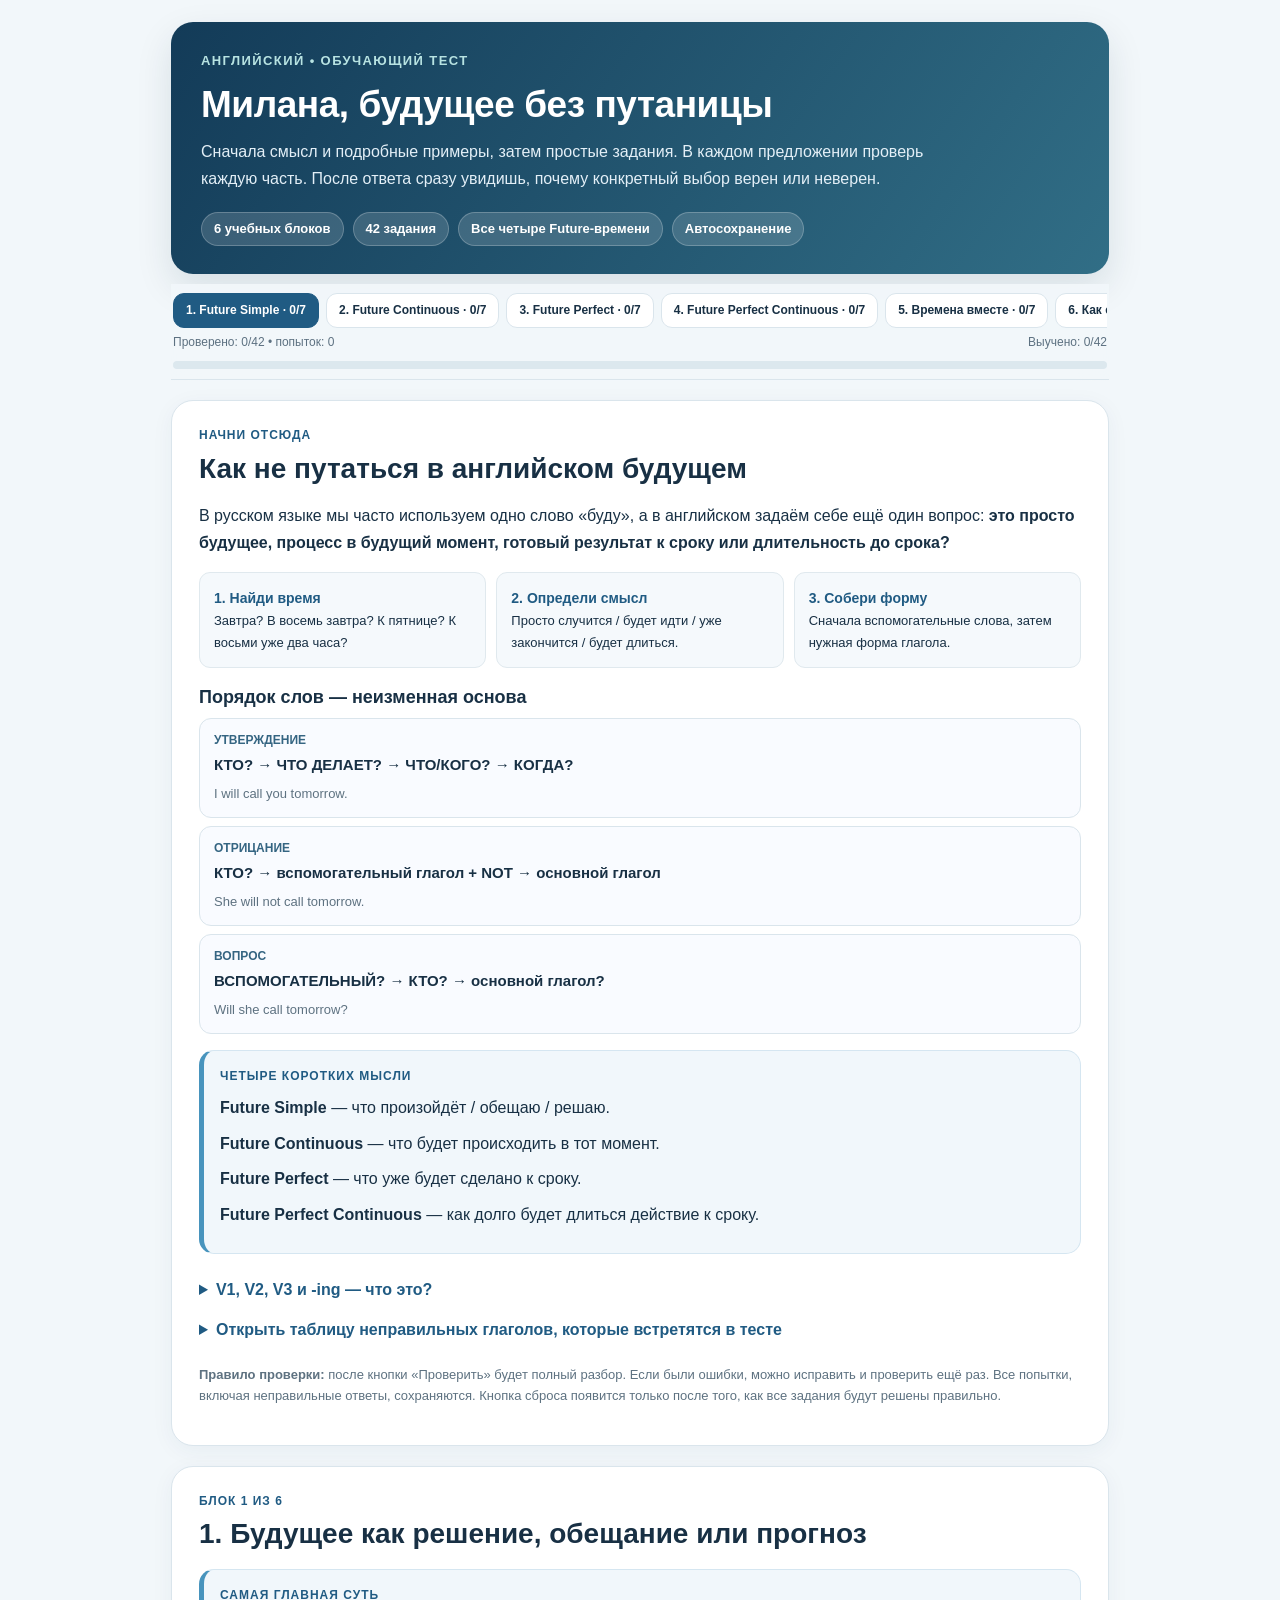
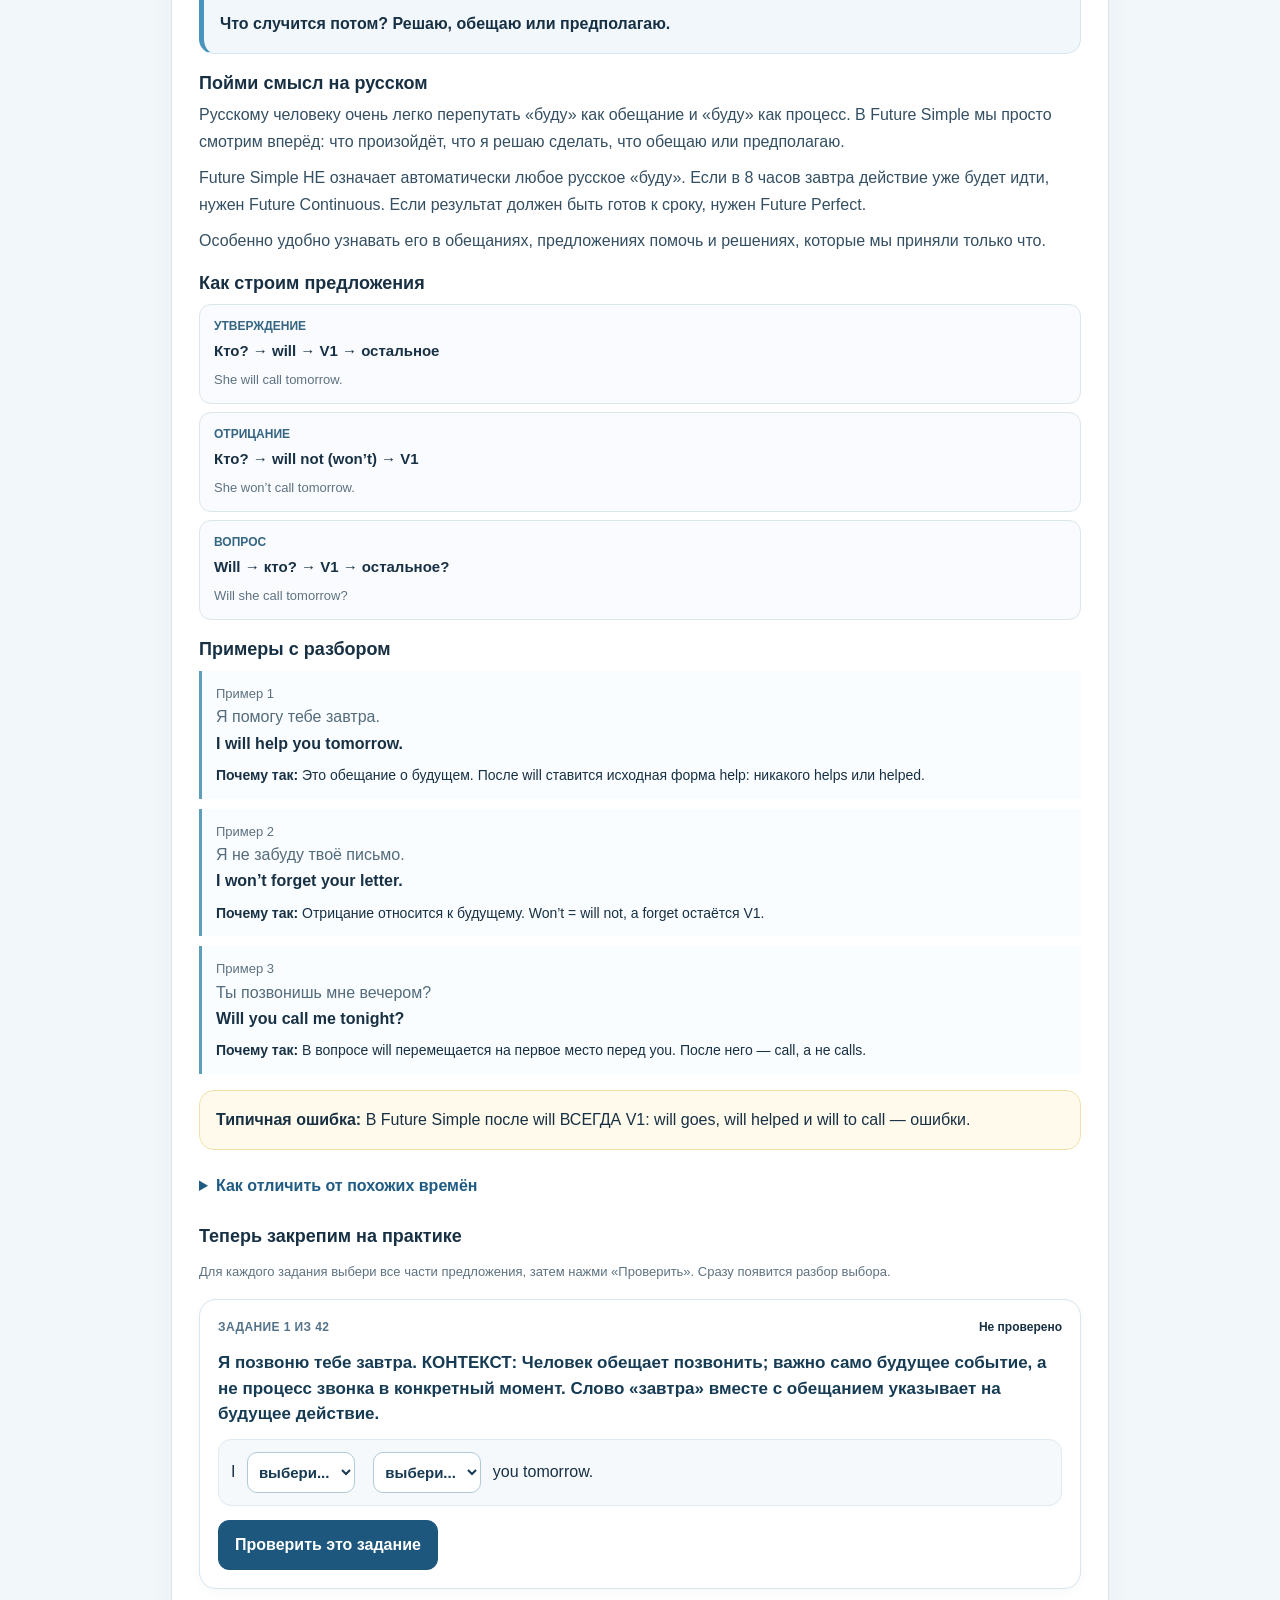
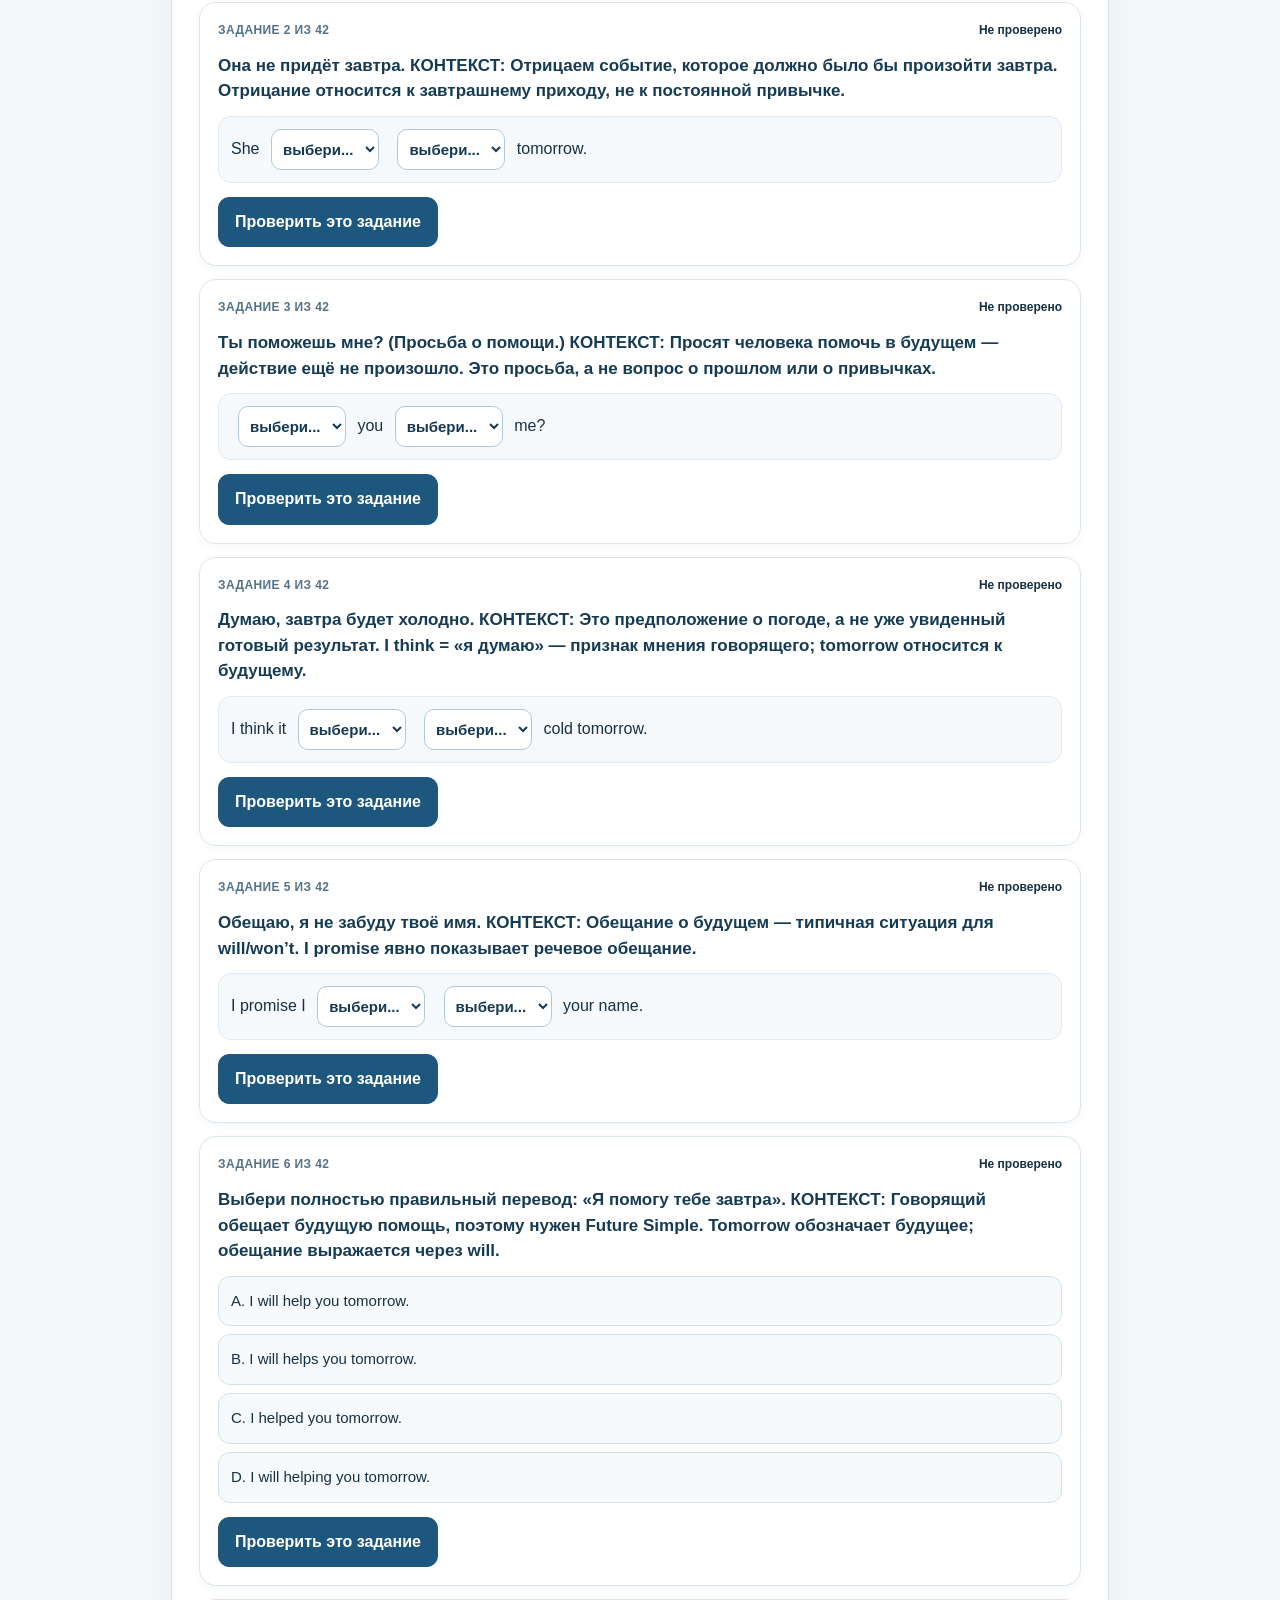
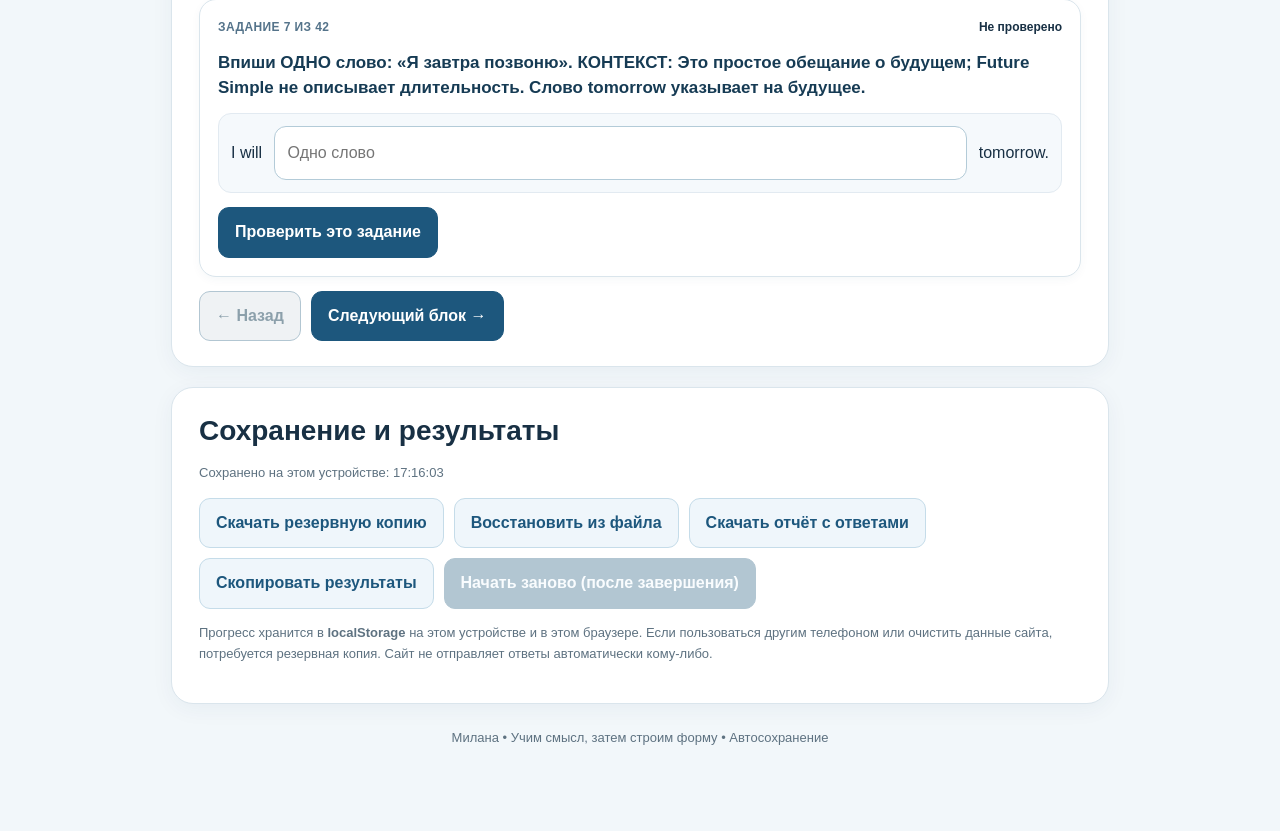
<file: future-tenses/index.html>
<!doctype html>
<html lang="ru">
<head>
<meta charset="UTF-8"><meta name="viewport" content="width=device-width, initial-scale=1, viewport-fit=cover">
<meta name="theme-color" content="#133b58"><meta name="milana-course-id" content="future-2026-10-23-1">
<title>Милана — будущее без путаницы</title>
<style>
:root{--ink:#183044;--muted:#5e7281;--line:#dae5ec;--bg:#f2f7fa;--blue:#205b83;--blue2:#eff6ff;--mint:#edfaf4;--green:#176449;--red:#a23030;--pink:#fff3f1;--yellow:#fff6db}
*{box-sizing:border-box}html{scroll-behavior:smooth}body{margin:0;background:var(--bg);color:var(--ink);font:16px/1.65 -apple-system,BlinkMacSystemFont,'Segoe UI',Arial,sans-serif}button,input,select{font:inherit}button{cursor:pointer}a{color:#145d93}button:focus-visible,input:focus-visible,select:focus-visible{outline:3px solid #ffba57;outline-offset:2px}#app{max-width:970px;margin:0 auto;padding:22px 16px 60px}
.hero{background:linear-gradient(125deg,#133b58,#316e86);border-radius:22px;color:#fff;padding:28px 30px;box-shadow:0 14px 36px #0d30401d}.hero h1{font-size:clamp(25px,4vw,37px);line-height:1.19;letter-spacing:-.45px;margin:12px 0}.hero .kicker{font-size:13px;letter-spacing:1.4px;text-transform:uppercase;font-weight:800;color:#b8e3e2}.hero p{color:#e3eff7;margin:0;max-width:780px}.stats{display:flex;flex-wrap:wrap;gap:9px;margin-top:20px}.pill{display:inline-block;padding:5px 12px;background:#ffffff26;border:1px solid #ffffff39;border-radius:50px;font-size:13px;font-weight:650}
.navigation{position:sticky;top:0;z-index:10;background:#f2f7faee;backdrop-filter:blur(14px);border-bottom:1px solid var(--line);padding:9px 2px;margin-top:10px}.navflex{display:flex;gap:7px;overflow-x:auto;padding-bottom:5px;scrollbar-width:thin}.navbtn{white-space:nowrap;background:#fff;border:1px solid var(--line);border-radius:11px;padding:7px 12px;color:var(--ink);font-size:12px;font-weight:750}.navbtn.active{background:#205b83;color:white;border-color:#205b83}.navbtn.done{border-color:#6da88b}.bar{height:8px;background:#dce8ee;border-radius:30px;margin:8px 0 1px;overflow:hidden}.bar span{height:100%;width:0;display:block;background:#43aa89;transition:width .25s}
.mainpanel,.intro,.sidebox{background:#fff;border:1px solid var(--line);border-radius:22px;padding:25px 27px;margin-top:20px;box-shadow:0 5px 22px #173f5b0d}h1,h2,h3{line-height:1.3}h2{font-size:clamp(22px,3vw,28px);margin:0 0 8px}h3{margin:18px 0 7px;font-size:18px}.small{font-size:13px;color:var(--muted)}.explain{color:#344f62;margin:7px 0 10px}.label{font-size:12px;font-weight:850;color:var(--blue);text-transform:uppercase;letter-spacing:1px;margin-bottom:5px}.soft{border-radius:15px;padding:16px;margin:16px 0;background:#f1f7fb;border:1px solid #d5e6f1}.soft.note{background:#fffaeb;border-color:#f2dfab}.soft.blue{border-left:5px solid #4894bd}.soft p{margin:9px 0}.formula{margin:8px 0;background:#f9fbff;border:1px solid var(--line);border-radius:12px;padding:12px 14px}.formula b{display:block;color:#356582;font-size:12px;margin-bottom:3px;text-transform:uppercase}.formula span{display:block;font-weight:750;font-size:15px;word-break:break-word}.formula small{display:block;color:var(--muted);margin-top:5px;font-size:13px}.example{padding:12px 14px;border-left:3px solid #5e9dbb;margin:10px 0;background:#fafdff}.example strong,.example em{display:block;font-style:normal}.example strong{font-size:16px}.example em{color:#536b7b}.example p{margin:7px 0 0;font-size:14px;line-height:1.6}.rule-list{padding-left:20px}.rule-list li{margin:9px 0}.tablewrap{overflow-x:auto;max-width:100%}table{width:100%;border-collapse:collapse;font-size:14px;margin:12px 0}th,td{padding:9px 10px;border-bottom:1px solid #e4edf2;text-align:left;vertical-align:top}th{background:#eff5f8}.cards{margin-top:17px}.card{border:1px solid var(--line);border-radius:17px;padding:18px 18px;margin:13px 0;background:#fff;box-shadow:0 3px 10px #1949620a}.card.mastered{border-color:#b4dfcc}.card.errors{border-color:#edc3bd}.qtop{display:flex;justify-content:space-between;align-items:center;gap:10px}.qnum{font-size:12px;font-weight:850;color:#54738a;letter-spacing:.4px}.status{font-size:12px;font-weight:750}.status.ok{color:var(--green)}.status.bad{color:var(--red)}.ru{font-size:17px;line-height:1.5;font-weight:720;margin:12px 0;color:#163b54}.sentence{display:flex;flex-wrap:wrap;align-items:center;gap:7px;max-width:100%;padding:12px;background:#f5f9fc;border-radius:13px;border:1px solid #e2eaf1}.sentence span{white-space:pre-wrap;overflow-wrap:anywhere}.sentence select{max-width:100%;min-width:108px;padding:10px 7px;border:1px solid #b1c9d7;border-radius:10px;background:#fff;font-size:15px;color:#173a54;font-weight:700;flex:0 1 auto}.qchoice{display:grid;gap:8px}.option{display:block;text-align:left;border-radius:12px;background:#f7fafc;border:1px solid #d4e1e8;padding:12px;color:var(--ink);width:100%;font-size:15px}.option.picked{background:#e5f3fe;border-color:#418abd}.option:disabled{opacity:.9;cursor:default}.entry{padding:13px;border:1px solid #b3cbd8;border-radius:12px;background:#fff;width:100%;font-size:16px}.actions{display:flex;gap:10px;flex-wrap:wrap;margin-top:14px}.btn{padding:11px 16px;border-radius:11px;font-weight:800;border:1px solid #1d577d;background:#1d577d;color:white}.btn:hover{filter:brightness(1.09)}.btn.secondary{color:#1d577d;background:#eff6fb;border-color:#c5dce9}.btn.danger{color:#922f2a;background:#fff;border-color:#e9c9c5}.btn:disabled{background:#b2c6d2;color:#f9fcfe;border-color:#b2c6d2;cursor:not-allowed;filter:none}.btn.secondary:disabled{background:#eff2f4;color:#8ca0ab}.feedback{border-radius:13px;padding:15px;background:#eefbf5;border:1px solid #b7d8c9;margin-top:15px}.feedback.bad{background:#fff5f2;border-color:#edc8c0}.feedback h4{margin:1px 0 9px;font-size:17px}.feedback .fitem{padding:9px 0;border-top:1px solid #00000012;font-size:14px}.feedback .fitem b{color:#19435d}.feedback .answer{background:#fff;border:1px solid #d1e0e7;border-radius:10px;padding:11px 12px;margin:11px 0;font-weight:800;line-height:1.5}.logic{background:#fff;border-radius:10px;padding:13px;margin-top:9px}.logic p{margin:7px 0;font-size:14px;line-height:1.7}.logic p strong{color:#215878}.history{margin-top:12px;border-top:1px dashed #bccdd8;padding-top:8px;color:#607485;font-size:12px}.footer{margin:23px auto;text-align:center;color:var(--muted);font-size:13px}.intro .steps{display:grid;grid-template-columns:repeat(3,minmax(0,1fr));gap:10px}.intro .step{background:#f5f9fc;padding:14px;border:1px solid #e0e9ee;border-radius:11px}.step b{display:block;color:var(--blue);font-size:14px}.step span{display:block;font-size:13px}.notice{background:#fff5df;padding:11px 13px;border-radius:11px;color:#7e5a1b;font-size:13px;margin-top:11px}.navinfo{font-size:12px;color:#5d7181;display:flex;justify-content:space-between;gap:7px}.hidden{display:none!important}details summary{cursor:pointer;font-weight:800;color:#205b83;padding:7px 0}.resume{padding:12px;border-radius:12px;background:#e8f6ef;font-size:14px;margin-top:12px}.kbd{border:1px solid #c7d8e3;background:white;border-radius:6px;padding:1px 5px;font-weight:800}.completion{background:#eef8f2;border:1px solid #c0ddce;border-radius:15px;padding:16px;margin-top:16px}
@media(max-width:640px){#app{padding:9px 10px 36px}.hero{padding:22px 19px;border-radius:16px}.mainpanel,.intro,.sidebox{padding:17px 14px;border-radius:15px;margin-top:13px}.intro .steps{grid-template-columns:1fr}.card{padding:14px 12px}.sentence{padding:10px 8px;gap:5px}.sentence select{min-width:99px;padding:9px 6px;font-size:14px}.ru{font-size:16px}.btn{width:100%}.actions{gap:7px}.example{padding:10px}.navbtn{padding:7px 9px}}
</style>
</head>
<body><div id="app">
<header class="hero"><div class="kicker">АНГЛИЙСКИЙ • ОБУЧАЮЩИЙ ТЕСТ</div><h1>Милана, будущее без путаницы</h1><p>Сначала смысл и подробные примеры, затем простые задания. В каждом предложении проверь каждую часть. После ответа сразу увидишь, почему конкретный выбор верен или неверен.</p><div class="stats"><span class="pill">6 учебных блоков</span><span class="pill">42 задания</span><span class="pill">Все четыре Future-времени</span><span class="pill">Автосохранение</span></div></header>
<div class="navigation"><div class="navflex" id="nav"></div><div class="navinfo"><span id="progressLabel">0 из 42 проверены</span><span id="masterLabel">Правильно: 0</span></div><div class="bar"><span id="progressBar"></span></div></div>
<section class="intro" id="intro">
<div class="label">Начни отсюда</div><h2>Как не путаться в английском будущем</h2>
<p>В русском языке мы часто используем одно слово «буду», а в английском задаём себе ещё один вопрос: <strong>это просто будущее, процесс в будущий момент, готовый результат к сроку или длительность до срока?</strong></p>
<div class="steps"><div class="step"><b>1. Найди время</b><span>Завтра? В восемь завтра? К пятнице? К восьми уже два часа?</span></div><div class="step"><b>2. Определи смысл</b><span>Просто случится / будет идти / уже закончится / будет длиться.</span></div><div class="step"><b>3. Собери форму</b><span>Сначала вспомогательные слова, затем нужная форма глагола.</span></div></div>
<h3>Порядок слов — неизменная основа</h3>
<div class="formula"><b>Утверждение</b><span>КТО? → ЧТО ДЕЛАЕТ? → ЧТО/КОГО? → КОГДА?</span><small>I will call you tomorrow.</small></div>
<div class="formula"><b>Отрицание</b><span>КТО? → вспомогательный глагол + NOT → основной глагол</span><small>She will not call tomorrow.</small></div>
<div class="formula"><b>Вопрос</b><span>ВСПОМОГАТЕЛЬНЫЙ? → КТО? → основной глагол?</span><small>Will she call tomorrow?</small></div>
<div class="soft blue"><div class="label">Четыре коротких мысли</div><p><strong>Future Simple</strong> — что произойдёт / обещаю / решаю.</p><p><strong>Future Continuous</strong> — что будет происходить в тот момент.</p><p><strong>Future Perfect</strong> — что уже будет сделано к сроку.</p><p><strong>Future Perfect Continuous</strong> — как долго будет длиться действие к сроку.</p></div>
<details><summary>V1, V2, V3 и -ing — что это?</summary><p><strong>V1</strong> — исходная форма: eat, write, go. <strong>V2</strong> — прошлое: ate, wrote, went. <strong>V3</strong> — третья форма: eaten, written, gone. <strong>V-ing</strong> — процесс: eating, writing, going.</p><p>Времена Future Perfect используют V3, а Future Continuous и Future Perfect Continuous — V-ing.</p></details>
<details id="verbsdetails"><summary>Открыть таблицу неправильных глаголов, которые встретятся в тесте</summary><div class="tablewrap"><table id="irregular"><thead><tr><th>V1</th><th>V2</th><th>V3</th><th>По-русски</th></tr></thead><tbody></tbody></table></div></details>
<div class="notice" id="storageAlert" hidden></div>
<p class="small"><strong>Правило проверки:</strong> после кнопки «Проверить» будет полный разбор. Если были ошибки, можно исправить и проверить ещё раз. Все попытки, включая неправильные ответы, сохраняются. Кнопка сброса появится только после того, как все задания будут решены правильно.</p>
</section>
<section class="mainpanel" id="lesson"></section>
<section class="sidebox" id="bottom"><h2>Сохранение и результаты</h2><p class="small" id="saveStatus">Ответы сохраняются автоматически в этом браузере.</p><div class="actions"><button class="btn secondary" id="backup">Скачать резервную копию</button><button class="btn secondary" id="restore">Восстановить из файла</button><button class="btn secondary" id="report">Скачать отчёт с ответами</button><button class="btn secondary" id="copyReport">Скопировать результаты</button><button class="btn danger" id="reset" disabled>Начать заново (после завершения)</button></div><input type="file" id="restoreFile" accept="application/json,.json" class="hidden"><div id="completeBox"></div><p class="small">Прогресс хранится в <strong>localStorage</strong> на этом устройстве и в этом браузере. Если пользоваться другим телефоном или очистить данные сайта, потребуется резервная копия. Сайт не отправляет ответы автоматически кому-либо.</p></section>
<div class="footer">Милана • Учим смысл, затем строим форму • Автосохранение</div>
</div>
<script id="data" type="application/json">{"title":"Милана — будущее без путаницы","version":"2026-10-23.1","theory":[{"id":"fs","name":"Future Simple","title":"1. Будущее как решение, обещание или прогноз","short":"Что случится потом? Решаю, обещаю или предполагаю.","sense":["Русскому человеку очень легко перепутать «буду» как обещание и «буду» как процесс. В Future Simple мы просто смотрим вперёд: что произойдёт, что я решаю сделать, что обещаю или предполагаю.","Future Simple НЕ означает автоматически любое русское «буду». Если в 8 часов завтра действие уже будет идти, нужен Future Continuous. Если результат должен быть готов к сроку, нужен Future Perfect.","Особенно удобно узнавать его в обещаниях, предложениях помочь и решениях, которые мы приняли только что."],"patterns":[["Утверждение","Кто? → will → V1 → остальное","She will call tomorrow."],["Отрицание","Кто? → will not (won’t) → V1","She won’t call tomorrow."],["Вопрос","Will → кто? → V1 → остальное?","Will she call tomorrow?"]],"examples":[["Я помогу тебе завтра.","I will help you tomorrow.","Это обещание о будущем. После will ставится исходная форма help: никакого helps или helped."],["Я не забуду твоё письмо.","I won’t forget your letter.","Отрицание относится к будущему. Won’t = will not, а forget остаётся V1."],["Ты позвонишь мне вечером?","Will you call me tonight?","В вопросе will перемещается на первое место перед you. После него — call, а не calls."]],"trap":"В Future Simple после will ВСЕГДА V1: will goes, will helped и will to call — ошибки.","compare":"Если важно, что действие будет происходить в конкретный момент, смотри Future Continuous; если действие уже закончится к будущему сроку — Future Perfect."},{"id":"fc","name":"Future Continuous","title":"2. Будущий момент: действие будет в процессе","short":"Что я буду делать именно в тот момент?","sense":["Представь, что мы перенеслись в конкретное время будущего и сделали фотографию. На фотографии кто-то в процессе: читает, спит, работает, готовит. Это Future Continuous.","Не важно, закончится ли действие позже; важно только, что в названный будущий момент оно будет продолжаться.","Русское «завтра в восемь я буду читать» очень естественно переводится через Future Continuous, если имеется в виду сам процесс."],"patterns":[["Утверждение","Кто? → will → be → V-ing","I will be reading at eight."],["Отрицание","Кто? → won’t → be → V-ing","I won’t be sleeping at eight."],["Вопрос","Will → кто? → be → V-ing?","Will you be working at eight?"]],"examples":[["Завтра в семь я буду готовить ужин.","I will be cooking dinner at seven tomorrow.","В семь часов действие будет в процессе. Поэтому после will не просто cook, а be cooking."],["В это время завтра мы не будем спать.","We won’t be sleeping this time tomorrow.","Отрицание ставим на will, а конструкцию be sleeping сохраняем."],["Ты будешь учиться завтра в шесть?","Will you be studying at six tomorrow?","Это вопрос о процессе в точке будущего. Сначала Will, потом you, затем be studying."]],"trap":"Не путай will be studying с will have been studying: второе говорит, сколько часов процесс уже будет длиться к будущему моменту.","compare":"Future Simple — просто случится; Future Continuous — в этот момент будет происходить."},{"id":"fp","name":"Future Perfect","title":"3. Будущий срок: результат уже будет готов","short":"Что УЖЕ будет сделано к определённому моменту?","sense":["Представь будущую дату как дедлайн. Когда он наступит, дело УЖЕ будет закончено: письмо написано, ужин приготовлен, билеты куплены.","Future Perfect смотрит из будущего назад: к нужному будущему моменту мы увидим завершённый результат.","Подсказка by Friday означает «к пятнице, не позднее пятницы». Но время выбирается не только по by: важно именно значение «уже будет готово»."],"patterns":[["Утверждение","Кто? → will → have → V3","I will have finished by six."],["Отрицание","Кто? → won’t → have → V3","I won’t have finished by six."],["Вопрос","Will → кто? → have → V3?","Will you have finished by six?"]],"examples":[["К шести я уже закончу уроки.","I will have finished my homework by six.","В шесть нас интересует готовый результат. Finish — правильный глагол, V3 = finished."],["К пятнице она ещё не прочитает книгу.","She won’t have read the book by Friday.","К будущему сроку результат не будет достигнут. Read в V3 пишется как read."],["Ты уже поешь к семи?","Will you have eaten by seven?","Вопрос о завершении еды к семи. Eat → ate → eaten: здесь нужна V3 eaten."]],"trap":"После will have нужен V3, а не V2: will have ate и will have wrote — ошибки. Правильно eaten и written.","compare":"Future Continuous — действие ещё идёт в момент; Future Perfect — к этому моменту результат уже готов."},{"id":"fpc","name":"Future Perfect Continuous","title":"4. Будущий момент + сколько уже длится процесс","short":"Как долго действие УЖЕ будет длиться к будущему моменту?","sense":["Здесь мы одновременно смотрим в будущее и считаем продолжительность действия ДО будущего момента. Действие начнётся раньше, а к названному часу или дню будет длиться уже некоторое время.","Особенно удобно думать так: «Завтра в шесть будет уже два часа, как я работаю». Это не «результат готов», а «процесс длится два часа».","В английском чаще используется for two hours (в течение двух часов), а since Monday (с понедельника — точка начала)."],"patterns":[["Утверждение","Кто? → will → have → been → V-ing","I will have been working for two hours by six."],["Отрицание","Кто? → won’t → have → been → V-ing","I won’t have been working for two hours by six."],["Вопрос","Will → кто? → have → been → V-ing?","Will you have been studying for an hour by six?"]],"examples":[["К шести я уже два часа буду работать.","By six, I will have been working for two hours.","В шесть мы считаем длительность работы до этого времени. Поэтому вся цепочка: will + have + been + working."],["К семи он ещё не будет ждать целый час.","By seven, he won’t have been waiting for a whole hour.","Отрицается не сам факт ожидания, а то, что к семи оно продлится целый час."],["К восьми ты будешь читать уже час?","Will you have been reading for an hour by eight?","В вопросе will выходит вперёд; оставшиеся have been reading сохраняются."]],"trap":"Future Perfect Continuous длинное, но в нём четыре обязательные части: will / have / been / V-ing. Нельзя пропускать been.","compare":"Future Perfect: сколько уже сделано к сроку? Future Perfect Continuous: как долго уже выполняется к сроку?"},{"id":"pairs","name":"Времена вместе","title":"5. Две части: будущее событие, процесс и результат","short":"Одно действие задаёт момент, другое — что будет тогда.","sense":["Когда в одном предложении есть «когда / пока / к тому времени», английский заставляет рассмотреть КАЖДУЮ часть отдельно. Нужно спросить: что случится первым? Что будет идти? Что уже закончится?","Очень важное правило: в придаточной части будущего времени после when, as soon as, before, after, if обычно употребляется Present Simple, даже если по-русски стоит будущее. В главной части может быть will.","Не вставляй will в каждую часть автоматически. Сначала найди слово «когда», затем определи, какая часть описывает будущий момент, а какая — действие."],"patterns":[["Будущее событие + действие","When → кто? → V1/V-s; кто? → will → V1","When Mum comes, I will help."],["Будущее событие + процесс","When → кто? → V1/V-s; кто? → will be → V-ing","When Mum comes, I will be reading."],["Будущее событие + готовый результат","By the time → кто? → V1/V-s; кто? → will have → V3","By the time Mum comes, I will have finished."]],"examples":[["Когда мама придёт, я буду читать.","When Mum comes, I will be reading.","После when у Mum стоит comes (Present Simple), а само чтение будет идти в этот момент: will be reading."],["Когда мама придёт, я уже приготовлю ужин.","By the time Mum comes, I will have cooked dinner.","К приходу мамы ужин уже будет готов. В первой части comes, во второй — will have cooked."],["Если завтра пойдёт дождь, я останусь дома.","If it rains tomorrow, I will stay at home.","После if в условии будущего ставим rains, а в результате — will stay."]],"trap":"Когда — when Mum comes, а не when Mum will come (в обычном придаточном времени). Однако прямой вопрос When will Mum come? строится иначе.","compare":"Форма выбирается для каждой части предложения отдельно: событие = Present Simple после when; процесс = will be V-ing; результат = will have V3."},{"id":"ways","name":"Как ещё говорить о будущем","title":"6. Will, going to, планы и расписание","short":"Не всё русское «буду» переводится через will.","sense":["Will — решение прямо сейчас, обещание или прогноз-мнение. Be going to — уже существующий план-намерение или прогноз по видимым признакам. Present Continuous может говорить о конкретной заранее организованной встрече. Present Simple — об официальном расписании.","Для русского человека ключевой вопрос такой: я ТОЛЬКО СЕЙЧАС решил, РАНЬШЕ запланировал, вижу ПРИЗНАКИ, заранее ДОГОВОРИЛСЯ или говорю о РАСПИСАНИИ?","В жизни варианты иногда пересекаются, поэтому в упражнениях дополнительно дан контекст, который показывает наиболее подходящий способ."],"patterns":[["Решение прямо сейчас","Кто? → will → V1","I will open the window."],["План или явные признаки","Кто? → am/is/are → going to → V1","It is going to rain."],["Договорённость","Кто? → am/is/are → V-ing","I am meeting Kate tomorrow."],["Расписание","Кто? → V1 / V-s","The train leaves at six."]],"examples":[["Холодно. Я сейчас закрою окно.","It is cold. I will close the window.","Решение принято в момент речи; will хорошо передаёт «ладно, сейчас сделаю»."],["Смотри на тёмные тучи. Сейчас пойдёт дождь.","Look at those dark clouds. It is going to rain.","Есть наблюдаемое доказательство: тучи. Going to подчёркивает такой прогноз."],["Завтра я встречаюсь с Аней: мы уже договорились.","I am meeting Anna tomorrow. We have arranged it.","Это конкретная договорённость, поэтому Present Continuous может обозначать будущее."],["По расписанию автобус отправляется в семь.","The bus leaves at seven.","Расписание сообщает регулярное установленное время — Present Simple."]],"trap":"Going to: am/is/are + going to + V1. После to не ставим goes или going. В договорённости Present Continuous — это не действие прямо сейчас.","compare":"Will ≈ решаю сейчас; going to ≈ план/признаки; Present Continuous ≈ договорились; Present Simple ≈ расписание."}],"verbs":[["go","went","gone","идти / ехать"],["come","came","come","приходить"],["eat","ate","eaten","есть"],["write","wrote","written","писать"],["read","read","read","читать (написание одинаковое)"],["see","saw","seen","видеть"],["buy","bought","bought","покупать"],["do","did","done","делать"],["take","took","taken","брать"],["leave","left","left","уходить / отправляться"],["get","got","got","получать / становиться (брит. V3)"],["meet","met","met","встречать"]],"questions":[{"id":1,"sec":"fs","type":"parts","ru":"Я позвоню тебе завтра. КОНТЕКСТ: Человек обещает позвонить; важно само будущее событие, а не процесс звонка в конкретный момент. Слово «завтра» вместе с обещанием указывает на будущее действие.","pieces":["I "," "," you tomorrow."],"slots":[{"options":[{"text":"do","correct":false,"why":"Do нужен для вопросов/отрицаний Present Simple, а здесь обещание о будущем."},{"text":"will","correct":true,"why":"Это обещание о будущем: will перед основным глаголом."},{"text":"did","correct":false,"why":"Did относится к Past Simple; завтра ещё не наступило."}],"label":"Пропуск 1","answerIndex":1},{"options":[{"text":"call","correct":true,"why":"После will ставим V1: call."},{"text":"calling","correct":false,"why":"Для -ing потребовалось бы be: will be calling, но здесь простой факт обещания."},{"text":"called","correct":false,"why":"Called — форма прошлого; will уже показывает будущее."}],"label":"Пропуск 2","answerIndex":0}],"answer":"I will call you tomorrow.","meaning":"Человек обещает позвонить; важно само будущее событие, а не процесс звонка в конкретный момент.","cue":"Слово «завтра» вместе с обещанием указывает на будущее действие.","forming":"Подлежащее I → will → V1 call.","contrast":"Will be calling изменило бы акцент на процесс в будущем; этого смысла здесь не требуется."},{"id":2,"sec":"fs","type":"parts","ru":"Она не придёт завтра. КОНТЕКСТ: Отрицаем событие, которое должно было бы произойти завтра. Отрицание относится к завтрашнему приходу, не к постоянной привычке.","pieces":["She "," "," tomorrow."],"slots":[{"options":[{"text":"won't","correct":true,"why":"Won’t = will not: отрицание будущего."},{"text":"doesn't","correct":false,"why":"Doesn’t сообщает об обычной привычке, а не о завтрашнем событии."},{"text":"wasn’t","correct":false,"why":"Wasn’t связано с прошлым, не с будущим."}],"label":"Пропуск 1","answerIndex":0},{"options":[{"text":"came","correct":false,"why":"Came — Past Simple, после won’t не используется."},{"text":"come","correct":true,"why":"После won’t только V1 come."},{"text":"comes","correct":false,"why":"Окончание -s не нужно после вспомогательного won’t."}],"label":"Пропуск 2","answerIndex":1}],"answer":"She won't come tomorrow.","meaning":"Отрицаем событие, которое должно было бы произойти завтра.","cue":"Отрицание относится к завтрашнему приходу, не к постоянной привычке.","forming":"She + won’t + come.","contrast":"She doesn’t come выражало бы скорее регулярность; here конкретное завтра."},{"id":3,"sec":"fs","type":"parts","ru":"Ты поможешь мне? (Просьба о помощи.) КОНТЕКСТ: Просят человека помочь в будущем — действие ещё не произошло. Это просьба, а не вопрос о прошлом или о привычках.","pieces":[""," you "," me?"],"slots":[{"options":[{"text":"Are","correct":false,"why":"Are потребовало бы другой конструкции, например Are you helping..."},{"text":"Did","correct":false,"why":"Did спрашивает о прошлом: помог ли уже?"},{"text":"Will","correct":true,"why":"В просьбе о будущей помощи вопрос начинается с Will."}],"label":"Пропуск 1","answerIndex":2},{"options":[{"text":"helping","correct":false,"why":"Нельзя поставить -ing сразу после will, нужен be."},{"text":"help","correct":true,"why":"После will — V1."},{"text":"helps","correct":false,"why":"После will не бывает окончания -s."}],"label":"Пропуск 2","answerIndex":1}],"answer":"Will you help me?","meaning":"Просят человека помочь в будущем — действие ещё не произошло.","cue":"Это просьба, а не вопрос о прошлом или о привычках.","forming":"Вопрос: Will + you + help + me?","contrast":"Are you helping me? спрашивает о процессе, а не предлагает простую просьбу."},{"id":4,"sec":"fs","type":"parts","ru":"Думаю, завтра будет холодно. КОНТЕКСТ: Это предположение о погоде, а не уже увиденный готовый результат. I think = «я думаю» — признак мнения говорящего; tomorrow относится к будущему.","pieces":["I think it "," "," cold tomorrow."],"slots":[{"options":[{"text":"will","correct":true,"why":"После I think естественен прогноз-мнение с will."},{"text":"has","correct":false,"why":"Has само по себе не образует здесь будущее."},{"text":"did","correct":false,"why":"Did означает прошлое и не подходит к прогнозу на завтра."}],"label":"Пропуск 1","answerIndex":0},{"options":[{"text":"been","correct":false,"why":"Been — третья форма, после will без have не нужна."},{"text":"is","correct":false,"why":"Will is — грамматическая ошибка: после will только V1 be."},{"text":"be","correct":true,"why":"После will глагол be не изменяется."}],"label":"Пропуск 2","answerIndex":2}],"answer":"I think it will be cold tomorrow.","meaning":"Это предположение о погоде, а не уже увиденный готовый результат.","cue":"I think = «я думаю» — признак мнения говорящего; tomorrow относится к будущему.","forming":"It + will + be + cold.","contrast":"Будущий процесс «will be being cold» не используется для такого описания состояния."},{"id":5,"sec":"fs","type":"parts","ru":"Обещаю, я не забуду твоё имя. КОНТЕКСТ: Обещание о будущем — типичная ситуация для will/won’t. I promise явно показывает речевое обещание.","pieces":["I promise I "," "," your name."],"slots":[{"options":[{"text":"haven't","correct":false,"why":"Haven’t относится к Perfect и не означает будущего обещания."},{"text":"won't","correct":true,"why":"Обещание не забыть относится к будущему; won’t выражает отрицание."},{"text":"didn't","correct":false,"why":"Didn’t описывает прошлое."}],"label":"Пропуск 1","answerIndex":1},{"options":[{"text":"forgot","correct":false,"why":"Forgot означает «забыл» в прошлом, а здесь обещание."},{"text":"forget","correct":true,"why":"После won’t — первая форма forget."},{"text":"forgotten","correct":false,"why":"Forgotten — V3; нужна с have/had, не напрямую после won’t."}],"label":"Пропуск 2","answerIndex":1}],"answer":"I promise I won't forget your name.","meaning":"Обещание о будущем — типичная ситуация для will/won’t.","cue":"I promise явно показывает речевое обещание.","forming":"I promise I + won’t + forget.","contrast":"Have not forgotten означает «пока не забыл», это другой смысл и другой момент."},{"id":6,"sec":"fs","type":"choice","ru":"Выбери полностью правильный перевод: «Я помогу тебе завтра». КОНТЕКСТ: Говорящий обещает будущую помощь, поэтому нужен Future Simple. Tomorrow обозначает будущее; обещание выражается через will.","opts":[{"text":"I will help you tomorrow.","why":"Будущее обещание: will + начальная форма help, без окончания."},{"text":"I will helps you tomorrow.","why":"После will нельзя использовать helps: окончание -s здесь лишнее."},{"text":"I helped you tomorrow.","why":"Helped — прошлое, а tomorrow указывает на будущее."},{"text":"I will helping you tomorrow.","why":"После will нельзя сразу поставить helping: понадобилось бы be."}],"correct":0,"answer":"I will help you tomorrow.","meaning":"Говорящий обещает будущую помощь, поэтому нужен Future Simple.","cue":"Tomorrow обозначает будущее; обещание выражается через will.","forming":"I + will + help + you tomorrow.","contrast":"Process was/will be helping подчёркивал бы действие в определённый момент; не требуется."},{"id":7,"sec":"fs","type":"type","ru":"Впиши ОДНО слово: «Я завтра позвоню». КОНТЕКСТ: Это простое обещание о будущем; Future Simple не описывает длительность. Слово tomorrow указывает на будущее.","before":"I will ","after":" tomorrow.","correct":"call","typical":[{"text":"called","why":"После will нельзя употреблять V2/V3 called."},{"text":"calling","why":"После will для -ing нужна дополнительная часть be, а здесь Future Simple."}],"answer":"I will call tomorrow.","meaning":"Это простое обещание о будущем; Future Simple не описывает длительность.","cue":"Слово tomorrow указывает на будущее.","forming":"После will: V1 call.","contrast":"Will be calling было бы Future Continuous и потребовало бы be."},{"id":8,"sec":"fc","type":"parts","ru":"Завтра в восемь вечера я буду читать книгу (в этот момент). КОНТЕКСТ: Представляем завтрашние восемь часов: чтение уже происходит в этот момент. «В восемь завтра» + «в этот момент» = будущий процесс.","pieces":["At eight tomorrow evening, I "," "," a book."],"slots":[{"options":[{"text":"was","correct":false,"why":"Was относится к прошлому, а восемь часов завтра ещё впереди."},{"text":"will be","correct":true,"why":"В этот будущий момент чтение будет идти: will be."},{"text":"will have","correct":false,"why":"Will have требовало бы V3 и описывало бы готовый результат к восьми."}],"label":"Пропуск 1","answerIndex":1},{"options":[{"text":"read","correct":false,"why":"Will be read без -ing превращает конструкцию в пассив или ошибку смысла."},{"text":"reads","correct":false,"why":"Окончание -s не употребляется после will be."},{"text":"reading","correct":true,"why":"После will be нужен V-ing: reading."}],"label":"Пропуск 2","answerIndex":2}],"answer":"At eight tomorrow evening, I will be reading a book.","meaning":"Представляем завтрашние восемь часов: чтение уже происходит в этот момент.","cue":"«В восемь завтра» + «в этот момент» = будущий процесс.","forming":"I + will be + reading.","contrast":"Future Perfect нужен только если говорится «к восьми я уже прочитаю»."},{"id":9,"sec":"fc","type":"parts","ru":"В это время завтра мы будем работать. КОНТЕКСТ: В завтрашний момент работа будет продолжаться. This time tomorrow прямо обозначает точку будущего, внутри которой действие идёт.","pieces":["This time tomorrow, we "," "," ."],"slots":[{"options":[{"text":"will be","correct":true,"why":"This time tomorrow задаёт момент, когда процесс будет идти."},{"text":"have been","correct":false,"why":"Have been связывает длительность с настоящим, а момент находится завтра."},{"text":"will have","correct":false,"why":"Will have относится к завершённому результату либо нуждается в been для длительности."}],"label":"Пропуск 1","answerIndex":0},{"options":[{"text":"working","correct":true,"why":"После will be — V-ing working."},{"text":"work","correct":false,"why":"Для will be work не хватает окончания -ing."},{"text":"worked","correct":false,"why":"После will be форма worked не описывает процесс."}],"label":"Пропуск 2","answerIndex":0}],"answer":"This time tomorrow, we will be working.","meaning":"В завтрашний момент работа будет продолжаться.","cue":"This time tomorrow прямо обозначает точку будущего, внутри которой действие идёт.","forming":"We + will be + working.","contrast":"Will work лишь сообщает о будущей работе без акцента на конкретный момент."},{"id":10,"sec":"fc","type":"parts","ru":"Завтра в пять он не будет спать (в этот момент). КОНТЕКСТ: Мы говорим о том, будет ли сон продолжаться ровно в пять завтра. Будущая точка времени five tomorrow, глагол sleep изображён как процесс.","pieces":["He "," "," at five tomorrow."],"slots":[{"options":[{"text":"doesn't","correct":false,"why":"Doesn’t используется для привычек настоящего."},{"text":"hadn't","correct":false,"why":"Hadn’t относится к прошлому Perfect."},{"text":"won't be","correct":true,"why":"Отрицание относится к будущему процессу: won’t be."}],"label":"Пропуск 1","answerIndex":2},{"options":[{"text":"slept","correct":false,"why":"Slept — форма прошедшего, а мы описываем будущий процесс."},{"text":"sleep","correct":false,"why":"Won’t be sleep неверно: после be для Continuous нужна -ing."},{"text":"sleeping","correct":true,"why":"После won’t be нужен V-ing sleeping."}],"label":"Пропуск 2","answerIndex":2}],"answer":"He won't be sleeping at five tomorrow.","meaning":"Мы говорим о том, будет ли сон продолжаться ровно в пять завтра.","cue":"Будущая точка времени five tomorrow, глагол sleep изображён как процесс.","forming":"He + won’t be + sleeping.","contrast":"He won’t sleep tomorrow звучало бы как общий факт «завтра не будет спать» без точного момента."},{"id":11,"sec":"fc","type":"parts","ru":"Ты будешь готовить завтра в семь? (В процессе в этот момент.) КОНТЕКСТ: Вопрос о том, что человек будет делать в точке будущего. «Завтра в семь», «в процессе» — нужный ориентир.","pieces":[""," you "," "," at seven tomorrow?"],"slots":[{"options":[{"text":"Did","correct":false,"why":"Did — вопрос о прошлом."},{"text":"Will","correct":true,"why":"В вопросе Future Continuous Will ставится перед подлежащим."},{"text":"Does","correct":false,"why":"Does — вопрос о привычке сейчас."}],"label":"Пропуск 1","answerIndex":1},{"options":[{"text":"been","correct":false,"why":"Been употребляется после have, а здесь нет have."},{"text":"be","correct":true,"why":"После Will you для Continuous обязательно be."},{"text":"are","correct":false,"why":"Нельзя сказать Will you are..."}],"label":"Пропуск 2","answerIndex":1},{"options":[{"text":"cooking","correct":true,"why":"После be нужен V-ing."},{"text":"cooked","correct":false,"why":"Cooked сообщает завершённость, а не процесс."},{"text":"cook","correct":false,"why":"Will you be cook — пропущено -ing."}],"label":"Пропуск 3","answerIndex":0}],"answer":"Will you be cooking at seven tomorrow?","meaning":"Вопрос о том, что человек будет делать в точке будущего.","cue":"«Завтра в семь», «в процессе» — нужный ориентир.","forming":"Will + you + be + cooking?","contrast":"Will you cook? спрашивало бы о действии в целом, без акцента на процесс."},{"id":12,"sec":"fc","type":"parts","ru":"Когда ты мне позвонишь вечером, я буду делать домашнюю работу. КОНТЕКСТ: Звонок задаёт будущий момент, домашняя работа будет идти тогда. When you call — точка во времени; I will be doing — действие в процессе.","pieces":["When you call tonight, I "," "," my homework."],"slots":[{"options":[{"text":"will have","correct":false,"why":"Will have + V3 означает, что работа к звонку уже завершена, но здесь она будет продолжаться."},{"text":"will be","correct":true,"why":"Когда произойдёт звонок, процесс домашней работы будет идти."},{"text":"was","correct":false,"why":"Was описывает прошлое и не подходит к звонку вечером в будущем."}],"label":"Пропуск 1","answerIndex":1},{"options":[{"text":"done","correct":false,"why":"Will be done означает пассив/готовность, не «я буду делать»."},{"text":"do","correct":false,"why":"После be нужна -ing форма, не do."},{"text":"doing","correct":true,"why":"Will be + doing — процесс в момент звонка."}],"label":"Пропуск 2","answerIndex":2}],"answer":"When you call tonight, I will be doing my homework.","meaning":"Звонок задаёт будущий момент, домашняя работа будет идти тогда.","cue":"When you call — точка во времени; I will be doing — действие в процессе.","forming":"When you call: Present Simple; I will be doing: Future Continuous.","contrast":"When you will call не используется в обычном придаточном времени."},{"id":13,"sec":"fc","type":"choice","ru":"Выбери точный перевод: «Завтра в девять я буду спать (в этот момент)». КОНТЕКСТ: Акцент не на результате и не на простом факте, а на процессе в девять. В тексте прямо сказано «в этот момент».","opts":[{"text":"I will sleep at nine tomorrow.","why":"Future Simple сообщает о будущем факте; здесь явно просят подчеркнуть процесс именно в девять."},{"text":"I will be sleeping at nine tomorrow.","why":"Will be sleeping передаёт процесс, продолжающийся в конкретный завтрашний час."},{"text":"I will have slept at nine tomorrow.","why":"Future Perfect не описывает продолжающийся процесс в девять."},{"text":"I was sleeping at nine tomorrow.","why":"Was sleeping относится к прошлому, tomorrow — будущее."}],"correct":1,"answer":"I will be sleeping at nine tomorrow.","meaning":"Акцент не на результате и не на простом факте, а на процессе в девять.","cue":"В тексте прямо сказано «в этот момент».","forming":"I + will be + sleeping.","contrast":"Future Simple возможен в иных контекстах, но не выражает нужный здесь аспект процесса."},{"id":14,"sec":"fc","type":"type","ru":"Впиши ОДНО слово: «В шесть завтра она будет читать (в процессе)». КОНТЕКСТ: В шесть завтрашнего дня чтение будет продолжаться. At six tomorrow — точка будущего, «в процессе» прямо указано.","before":"At six tomorrow, she will be ","after":" .","correct":"reading","typical":[{"text":"read","why":"После will be Continuous требует окончание -ing."},{"text":"reads","why":"-s бывает в Present Simple с she, не после will be."},{"text":"readed","why":"У read нет формы readed, а здесь нужна -ing форма."}],"answer":"At six tomorrow, she will be reading.","meaning":"В шесть завтрашнего дня чтение будет продолжаться.","cue":"At six tomorrow — точка будущего, «в процессе» прямо указано.","forming":"Will + be + reading.","contrast":"Простой will read не выделяет продолжающееся действие."},{"id":15,"sec":"fp","type":"parts","ru":"К шести я уже закончу домашнюю работу. КОНТЕКСТ: В шесть работа должна быть уже закончена. «К шести» означает срок, а слово «уже» подчёркивает результат.","pieces":["By six, I "," "," my homework."],"slots":[{"options":[{"text":"will have","correct":true,"why":"Чтобы к шести был готов результат, нужно will have."},{"text":"will be","correct":false,"why":"Will be + V-ing означало бы процесс в шесть, не готовность."},{"text":"had","correct":false,"why":"Had относится к прошлому, не к сроку в будущем."}],"label":"Пропуск 1","answerIndex":0},{"options":[{"text":"finish","correct":false,"why":"Will have finish неправильно: требуется третья форма."},{"text":"finishing","correct":false,"why":"Will have finishing неправильно: после have без been нужна V3."},{"text":"finished","correct":true,"why":"После will have ставим V3 finished."}],"label":"Пропуск 2","answerIndex":2}],"answer":"By six, I will have finished my homework.","meaning":"В шесть работа должна быть уже закончена.","cue":"«К шести» означает срок, а слово «уже» подчёркивает результат.","forming":"I + will have + finished (V3).","contrast":"Will be finishing описывает действие в процессе в шесть, но не гарантирует готовый результат."},{"id":16,"sec":"fp","type":"parts","ru":"К пятнице она уже купит билет. КОНТЕКСТ: В пятницу билет уже будет у неё. By Friday указывает на дедлайн; наличие купленного билета — результат.","pieces":["By Friday, she "," "," a ticket."],"slots":[{"options":[{"text":"has","correct":false,"why":"Has относится к настоящему результату, но пятница — будущий срок."},{"text":"will be","correct":false,"why":"Will be + buying означало бы процесс в пятницу, а не уже купленный билет."},{"text":"will have","correct":true,"why":"Будущий готовый результат требует will have."}],"label":"Пропуск 1","answerIndex":2},{"options":[{"text":"buy","correct":false,"why":"После will have нужна V3, а не V1 buy."},{"text":"buying","correct":false,"why":"Buying требует других вспомогательных частей; здесь нужен результат."},{"text":"bought","correct":true,"why":"Buy → bought → bought: здесь третья форма."}],"label":"Пропуск 2","answerIndex":2}],"answer":"By Friday, she will have bought a ticket.","meaning":"В пятницу билет уже будет у неё.","cue":"By Friday указывает на дедлайн; наличие купленного билета — результат.","forming":"She + will have + bought.","contrast":"Future Simple will buy не так явно подчёркивает завершение к пятнице."},{"id":17,"sec":"fp","type":"parts","ru":"К восьми он ещё не поест. КОНТЕКСТ: В восемь ужин ещё не будет съеден. By eight = к восьми; отрицание готового результата.","pieces":["By eight, he "," "," dinner."],"slots":[{"options":[{"text":"hasn't","correct":false,"why":"Hasn’t относится к настоящему Perfect, а не к будущему сроку."},{"text":"won't have","correct":true,"why":"К будущему моменту результат не будет достигнут."},{"text":"didn't","correct":false,"why":"Didn’t относится к прошлому, не к будущему."}],"label":"Пропуск 1","answerIndex":1},{"options":[{"text":"ate","correct":false,"why":"Ate — V2 для Past Simple, после have нужна V3."},{"text":"eat","correct":false,"why":"Eat — V1; после have нужна V3."},{"text":"eaten","correct":true,"why":"Eat → ate → eaten: Future Perfect использует V3."}],"label":"Пропуск 2","answerIndex":2}],"answer":"By eight, he won't have eaten dinner.","meaning":"В восемь ужин ещё не будет съеден.","cue":"By eight = к восьми; отрицание готового результата.","forming":"He + won’t have + eaten.","contrast":"Won’t be eating означало бы «не будет в процессе еды в восемь», это другая информация."},{"id":18,"sec":"fp","type":"parts","ru":"Ты уже напишешь письмо к завтрашнему утру? КОНТЕКСТ: Вопрос о том, будет ли письмо готово к завтрашнему утру. By tomorrow morning и «уже» требуют смотреть на готовый результат к сроку.","pieces":[""," you "," "," the letter by tomorrow morning?"],"slots":[{"options":[{"text":"Have","correct":false,"why":"Have you written? относится к результату сейчас, а не к завтрашнему утру."},{"text":"Did","correct":false,"why":"Did спрашивает о прошлом."},{"text":"Will","correct":true,"why":"Will выходит в начало вопроса о будущем результате."}],"label":"Пропуск 1","answerIndex":2},{"options":[{"text":"be","correct":false,"why":"Will you be writing? был бы будущим процессом."},{"text":"has","correct":false,"why":"После will нельзя использовать has."},{"text":"have","correct":true,"why":"После Will you для Future Perfect нужно have."}],"label":"Пропуск 2","answerIndex":2},{"options":[{"text":"write","correct":false,"why":"Write — V1, а здесь нужна V3."},{"text":"wrote","correct":false,"why":"Wrote — V2, после have неправильно."},{"text":"written","correct":true,"why":"Write → wrote → written: нужна V3."}],"label":"Пропуск 3","answerIndex":2}],"answer":"Will you have written the letter by tomorrow morning?","meaning":"Вопрос о том, будет ли письмо готово к завтрашнему утру.","cue":"By tomorrow morning и «уже» требуют смотреть на готовый результат к сроку.","forming":"Will + you + have + written?","contrast":"Will you be writing не обещает готовое письмо к сроку."},{"id":19,"sec":"fp","type":"parts","ru":"К понедельнику мы уже прочитаем книгу. КОНТЕКСТ: К понедельнику книга будет уже прочитана. By Monday означает не позднее понедельника.","pieces":["By Monday, we "," "," the book."],"slots":[{"options":[{"text":"will be","correct":false,"why":"Will be reading описывало бы процесс, а не завершение."},{"text":"will have","correct":true,"why":"Будущий результат к понедельнику — Future Perfect."},{"text":"were","correct":false,"why":"Were относится к прошлому."}],"label":"Пропуск 1","answerIndex":1},{"options":[{"text":"read","correct":true,"why":"Read имеет одинаковое написание в V1, V2 и V3; после have это именно V3."},{"text":"reading","correct":false,"why":"После will have для результата нужна V3, не -ing."},{"text":"reads","correct":false,"why":"-s не ставится после have и не обозначает V3."}],"label":"Пропуск 2","answerIndex":0}],"answer":"By Monday, we will have read the book.","meaning":"К понедельнику книга будет уже прочитана.","cue":"By Monday означает не позднее понедельника.","forming":"Will have + read (V3, написание без изменений).","contrast":"Не спутай с will be reading by Monday: это не тот же самый готовый результат."},{"id":20,"sec":"fp","type":"choice","ru":"Выбери точный перевод: «К семи я уже сделаю всё». КОНТЕКСТ: К будущему сроку завершится всё действие. «К семи» и «уже» подчёркивают результат, а не процесс.","opts":[{"text":"I will do everything at seven.","why":"Will do сообщает о действии в семь, но не о готовом результате к семи."},{"text":"I will have did everything by seven.","why":"После have нужна V3 done, а did — V2."},{"text":"I will have done everything by seven.","why":"Future Perfect: к семи всё уже будет сделано; do → did → done."},{"text":"I will be doing everything by seven.","why":"Will be doing подчёркивает процесс, а исходное предложение — готовность."}],"correct":2,"answer":"I will have done everything by seven.","meaning":"К будущему сроку завершится всё действие.","cue":"«К семи» и «уже» подчёркивают результат, а не процесс.","forming":"Will + have + done.","contrast":"Future Continuous был бы про действие, происходящее в конкретный момент."},{"id":21,"sec":"fp","type":"type","ru":"Впиши ОДНО слово: «К завтраку он уже поест». КОНТЕКСТ: К будущему завтраку еда уже будет съедена. By breakfast = к завтраку; готовый результат.","before":"By breakfast, he will have ","after":" .","correct":"eaten","typical":[{"text":"ate","why":"Ate — V2, а Future Perfect требует V3 eaten."},{"text":"eat","why":"Eat — начальная форма, после have нужна третья."},{"text":"eating","why":"Для -ing потребовалось бы been в другой конструкции."}],"answer":"By breakfast, he will have eaten.","meaning":"К будущему завтраку еда уже будет съедена.","cue":"By breakfast = к завтраку; готовый результат.","forming":"Will have + eaten (V3).","contrast":"Future Perfect Continuous мог бы говорить о продолжительности еды, что тут не требуется."},{"id":22,"sec":"fpc","type":"parts","ru":"Завтра к шести я буду работать уже два часа (и всё ещё буду работать). КОНТЕКСТ: К шести завтрашнего дня накопится два часа работы. Одновременно присутствуют будущая точка by six и продолжительность for two hours; работа продолжается.","pieces":["By six tomorrow, I "," "," "," for two hours."],"slots":[{"options":[{"text":"will","correct":true,"why":"Will переносит всю ситуацию в будущее."},{"text":"am","correct":false,"why":"Am не образует Future Perfect Continuous."},{"text":"had","correct":false,"why":"Had указывает на прошлый Perfect, не завтрашний срок."}],"label":"Пропуск 1","answerIndex":0},{"options":[{"text":"be","correct":false,"why":"Will be working — будущий процесс в момент, но не длительность ДО момента."},{"text":"have","correct":false,"why":"Will have working неправильно: перед -ing нужен been."},{"text":"have been","correct":true,"why":"Have been необходимо для длительности к будущей точке."}],"label":"Пропуск 2","answerIndex":2},{"options":[{"text":"working","correct":true,"why":"После been нужен V-ing."},{"text":"work","correct":false,"why":"Начальная форма после been в Continuous не подходит."},{"text":"worked","correct":false,"why":"Worked — V2/V3 и не выражает длительный процесс после been."}],"label":"Пропуск 3","answerIndex":0}],"answer":"By six tomorrow, I will have been working for two hours.","meaning":"К шести завтрашнего дня накопится два часа работы.","cue":"Одновременно присутствуют будущая точка by six и продолжительность for two hours; работа продолжается.","forming":"I + will + have been + working.","contrast":"Will be working значит «буду работать в шесть», но не сообщает, сколько часов уже работаю."},{"id":23,"sec":"fpc","type":"parts","ru":"К восьми она будет учиться уже три часа. КОНТЕКСТ: К восьми будет уже три часа с начала учёбы. By eight — будущее «когда», for three hours — длительность.","pieces":["By eight, she "," "," for three hours."],"slots":[{"options":[{"text":"will have been","correct":true,"why":"Полная будущая конструкция длительности: will have been."},{"text":"has been","correct":false,"why":"Has been связывает действие с настоящим, не с будущей восьмёркой."},{"text":"will be","correct":false,"why":"Will be не считает время, прошедшее ДО восьми."}],"label":"Пропуск 1","answerIndex":0},{"options":[{"text":"study","correct":false,"why":"Нужна -ing форма, не V1."},{"text":"studied","correct":false,"why":"Studied не подходит после been, если речь о процессе."},{"text":"studying","correct":true,"why":"После been — V-ing: studying."}],"label":"Пропуск 2","answerIndex":2}],"answer":"By eight, she will have been studying for three hours.","meaning":"К восьми будет уже три часа с начала учёбы.","cue":"By eight — будущее «когда», for three hours — длительность.","forming":"Will have been studying.","contrast":"Will have studied может акцентировать завершение/опыт; в этом упражнении прямо нужна длительность процесса."},{"id":24,"sec":"fpc","type":"parts","ru":"К семи мы ещё не будем ждать целый час (начнём позже). КОНТЕКСТ: В семь продолжительность ожидания ещё не достигнет часа. By seven + for a full hour — проверяется накопленная длительность.","pieces":["By seven, we "," "," for a full hour."],"slots":[{"options":[{"text":"won't have been","correct":true,"why":"Отрицаем то, что к семи ожидание уже длилось бы целый час."},{"text":"haven't been","correct":false,"why":"Haven’t been привязывает длительность к настоящему."},{"text":"won't be","correct":false,"why":"Won’t be waiting означает отсутствие процесса в семь, а не длительности в час."}],"label":"Пропуск 1","answerIndex":0},{"options":[{"text":"waiting","correct":true,"why":"После been используем waiting."},{"text":"waited","correct":false,"why":"Waited после been не даёт Continuous."},{"text":"wait","correct":false,"why":"V1 после been не подходит для длительности."}],"label":"Пропуск 2","answerIndex":0}],"answer":"By seven, we won't have been waiting for a full hour.","meaning":"В семь продолжительность ожидания ещё не достигнет часа.","cue":"By seven + for a full hour — проверяется накопленная длительность.","forming":"Won’t have been + waiting.","contrast":"Won’t have waited может означать иной акцент и не соответствует явному процессу ожидания."},{"id":25,"sec":"fpc","type":"parts","ru":"К девяти ты будешь читать уже два часа? КОНТЕКСТ: Вопрос не просто о чтении в девять, а о двух часах чтения к девяти. For two hours измеряет процесс, by nine задаёт будущий конец отсчёта.","pieces":[""," you "," "," for two hours by nine?"],"slots":[{"options":[{"text":"Did","correct":false,"why":"Did спрашивает о прошлом."},{"text":"Have","correct":false,"why":"Have задаёт Present Perfect, не Future Perfect Continuous."},{"text":"Will","correct":true,"why":"Вопрос о будущем открывается Will."}],"label":"Пропуск 1","answerIndex":2},{"options":[{"text":"have been","correct":true,"why":"После Will you нужно have been для накопленной длительности."},{"text":"has been","correct":false,"why":"После will используется have, не has."},{"text":"be","correct":false,"why":"Will you be reading — процесс в девять, без вопроса о двух часах до него."}],"label":"Пропуск 2","answerIndex":0},{"options":[{"text":"reading","correct":true,"why":"После been нужна -ing форма."},{"text":"read","correct":false,"why":"Read не даёт Continuous после been."},{"text":"reads","correct":false,"why":"-s не используется после been."}],"label":"Пропуск 3","answerIndex":0}],"answer":"Will you have been reading for two hours by nine?","meaning":"Вопрос не просто о чтении в девять, а о двух часах чтения к девяти.","cue":"For two hours измеряет процесс, by nine задаёт будущий конец отсчёта.","forming":"Will + you + have been + reading?","contrast":"Future Perfect will have read спрашивает о готовом результате чтения, а не о длительности."},{"id":26,"sec":"fpc","type":"parts","ru":"К завтра к полудню он будет бегать уже час. КОНТЕКСТ: К завтрашнему полудню он будет находиться в беге уже час. By noon tomorrow + for an hour + контекст процесса.","pieces":["By noon tomorrow, he "," "," for an hour."],"slots":[{"options":[{"text":"will have","correct":false,"why":"Will have run может говорить о том, что он пробежит определённое расстояние, но здесь акцент на времени процесса."},{"text":"will have been","correct":true,"why":"Для длительности работы к будущему полудню — will have been."},{"text":"has been","correct":false,"why":"Has been — связь с настоящим, не с завтрашним полуднем."}],"label":"Пропуск 1","answerIndex":1},{"options":[{"text":"run","correct":false,"why":"После been V1 не подходит."},{"text":"running","correct":true,"why":"После been нужен running; run → running с удвоением n."},{"text":"ran","correct":false,"why":"Ran — V2 Past Simple, не V-ing."}],"label":"Пропуск 2","answerIndex":1}],"answer":"By noon tomorrow, he will have been running for an hour.","meaning":"К завтрашнему полудню он будет находиться в беге уже час.","cue":"By noon tomorrow + for an hour + контекст процесса.","forming":"He + will have been + running.","contrast":"Future Continuous акцентировал бы только то, что он бежит ровно в полдень."},{"id":27,"sec":"fpc","type":"choice","ru":"Выбери точный перевод: «К восьми я уже два часа буду готовить ужин (всё ещё буду готовить)». КОНТЕКСТ: В восемь готовка всё ещё идёт, но началась два часа назад. В условии одновременно есть будущий срок и «уже два часа».","opts":[{"text":"By eight, I will be cooking dinner.","why":"Будущий процесс верный по направлению, но два часа до восьми не выражены."},{"text":"By eight, I will have cooked dinner.","why":"Это готовый ужин к восьми, а не два часа продолжающейся готовки."},{"text":"By eight, I will have been cooking dinner for two hours.","why":"Will have been cooking + for two hours точно передаёт накопленную продолжительность."},{"text":"By eight, I had been cooking dinner for two hours.","why":"Had been описывает длительность до прошлого момента, а восемь — будущая точка."}],"correct":2,"answer":"By eight, I will have been cooking dinner for two hours.","meaning":"В восемь готовка всё ещё идёт, но началась два часа назад.","cue":"В условии одновременно есть будущий срок и «уже два часа».","forming":"Will + have been + cooking + for two hours.","contrast":"Will have cooked предполагало бы результат «ужин готов», прямо противоположный продолжающейся готовке."},{"id":28,"sec":"fpc","type":"type","ru":"Впиши ОДНО слово: «К шести я буду читать уже час». КОНТЕКСТ: Действие будет идти час до будущего момента шесть часов. By six + for an hour: будущая точка + длительность.","before":"By six, I will have been ","after":" for an hour.","correct":"reading","typical":[{"text":"read","why":"После have been нужна -ing форма, не V1/V3 read."},{"text":"reads","why":"-s не используется после have been."},{"text":"readed","why":"Такой формы read нет, и для Continuous нужна reading."}],"answer":"By six, I will have been reading for an hour.","meaning":"Действие будет идти час до будущего момента шесть часов.","cue":"By six + for an hour: будущая точка + длительность.","forming":"Will have been + reading.","contrast":"Will have read описывало бы результат чтения к сроку, а не время процесса."},{"id":29,"sec":"pairs","type":"parts","ru":"Когда мама придёт, я буду читать (в процессе). КОНТЕКСТ: Приход мамы задаёт точку будущего, чтение будет идти именно тогда. Слово «когда» делает придаточную часть; там comes, а не will come.","pieces":["When Mum "," home, I "," "," ."],"slots":[{"options":[{"text":"will come","correct":false,"why":"В обычном придаточном времени после when не ставим will."},{"text":"comes","correct":true,"why":"После when в придаточном времени будущего используется Present Simple, Mum = she → comes."},{"text":"came","correct":false,"why":"Came — прошлое, а речь о будущем приходе."}],"label":"Пропуск 1","answerIndex":1},{"options":[{"text":"will have","correct":false,"why":"Will have read означало бы «я уже прочитаю» к приходу мамы."},{"text":"was","correct":false,"why":"Was — прошлое, а мама придёт в будущем."},{"text":"will be","correct":true,"why":"Главная часть описывает процесс в будущем."}],"label":"Пропуск 2","answerIndex":2},{"options":[{"text":"reads","correct":false,"why":"После be -s не ставится."},{"text":"reading","correct":true,"why":"Will be + V-ing — процесс в момент прихода."},{"text":"read","correct":false,"why":"Will be read не выражает нужный процесс."}],"label":"Пропуск 3","answerIndex":1}],"answer":"When Mum comes home, I will be reading.","meaning":"Приход мамы задаёт точку будущего, чтение будет идти именно тогда.","cue":"Слово «когда» делает придаточную часть; там comes, а не will come.","forming":"When Mum comes (Present Simple) + I will be reading (Future Continuous).","contrast":"Если бы чтение закончилось к её приходу, нужно было бы will have read."},{"id":30,"sec":"pairs","type":"parts","ru":"Когда папа придёт, я уже закончу уроки. КОНТЕКСТ: В момент прихода папы домашняя работа будет уже готова. «Уже закончу к моменту» = будущий завершённый результат.","pieces":["By the time Dad "," home, I "," "," my homework."],"slots":[{"options":[{"text":"will come","correct":false,"why":"После by the time в таком придаточном не ставят will."},{"text":"came","correct":false,"why":"Приход папы ещё впереди; came — прошлое."},{"text":"comes","correct":true,"why":"После by the time событие в придаточной части выражается Present Simple."}],"label":"Пропуск 1","answerIndex":2},{"options":[{"text":"will be","correct":false,"why":"Will be doing означало бы, что уроки продолжаются."},{"text":"have","correct":false,"why":"Have finished даёт результат к настоящему, а не к будущему приходу."},{"text":"will have","correct":true,"why":"К приходу папы важен завершённый результат."}],"label":"Пропуск 2","answerIndex":2},{"options":[{"text":"finishing","correct":false,"why":"-ing требует been для Perfect Continuous, но здесь результат."},{"text":"finished","correct":true,"why":"После will have нужна V3: finished."},{"text":"finish","correct":false,"why":"V1 не подходит после will have."}],"label":"Пропуск 3","answerIndex":1}],"answer":"By the time Dad comes home, I will have finished my homework.","meaning":"В момент прихода папы домашняя работа будет уже готова.","cue":"«Уже закончу к моменту» = будущий завершённый результат.","forming":"By the time Dad comes + I will have finished.","contrast":"Will be finishing — можно говорить о процессе завершения, но не о гарантированном результате к моменту."},{"id":31,"sec":"pairs","type":"parts","ru":"Если завтра пойдёт дождь, мы останемся дома. КОНТЕКСТ: Есть возможное событие и его будущее последствие. После if — условие; tomorrow не заставляет добавлять will в условную часть.","pieces":["If it "," tomorrow, we "," "," at home."],"slots":[{"options":[{"text":"rained","correct":false,"why":"Это относилось бы к иной условной конструкции; здесь реальное будущее."},{"text":"will rain","correct":false,"why":"После if в стандартном условном предложении не ставят will для будущего события."},{"text":"rains","correct":true,"why":"После if в условии о будущем нужен Present Simple; it → rains."}],"label":"Пропуск 1","answerIndex":2},{"options":[{"text":"have","correct":false,"why":"Have осталось бы без подходящей Perfect-формы."},{"text":"did","correct":false,"why":"Did — прошедшее, не результат завтра."},{"text":"will","correct":true,"why":"Главная часть сообщает последствие в будущем."}],"label":"Пропуск 2","answerIndex":2},{"options":[{"text":"stayed","correct":false,"why":"После will не используется V2."},{"text":"staying","correct":false,"why":"Для -ing нужно be, а здесь простой результат решения."},{"text":"stay","correct":true,"why":"После will используется V1 stay."}],"label":"Пропуск 3","answerIndex":2}],"answer":"If it rains tomorrow, we will stay at home.","meaning":"Есть возможное событие и его будущее последствие.","cue":"После if — условие; tomorrow не заставляет добавлять will в условную часть.","forming":"If it rains + we will stay.","contrast":"If it will rain — распространённая ошибка переноса русского будущего на обе части."},{"id":32,"sec":"pairs","type":"parts","ru":"В семь завтра я буду готовить, а к восьми уже закончу. КОНТЕКСТ: Один и тот же ужин: в семь ещё готовлю, к восьми уже готов. At seven = фотография процесса; by eight = дедлайн и результат.","pieces":["At seven tomorrow, I "," "," dinner, but by eight I "," "," ."],"slots":[{"options":[{"text":"will have","correct":false,"why":"Will have cooked означало бы, что ужин уже готов в семь."},{"text":"was","correct":false,"why":"Was — прошедшее, не завтрашний вечер."},{"text":"will be","correct":true,"why":"В семь будущий процесс приготовления."}],"label":"Пропуск 1","answerIndex":2},{"options":[{"text":"cooking","correct":true,"why":"После will be нужна -ing форма."},{"text":"cooked","correct":false,"why":"Cooked — V2/V3, а не процесс."},{"text":"cook","correct":false,"why":"Will be cook без -ing неверно."}],"label":"Пропуск 2","answerIndex":0},{"options":[{"text":"will have","correct":true,"why":"К восьми появляется завершённый результат, поэтому will have."},{"text":"will be","correct":false,"why":"Will be finishing в восемь — процесс, а в тексте «уже закончу»."},{"text":"had","correct":false,"why":"Had описывало бы результат до момента в прошлом."}],"label":"Пропуск 3","answerIndex":0},{"options":[{"text":"finished","correct":true,"why":"После will have нужна V3 finished."},{"text":"finish","correct":false,"why":"После have необходима третья форма."},{"text":"finishing","correct":false,"why":"После have без been -ing не подходит."}],"label":"Пропуск 4","answerIndex":0}],"answer":"At seven tomorrow, I will be cooking dinner, but by eight I will have finished.","meaning":"Один и тот же ужин: в семь ещё готовлю, к восьми уже готов.","cue":"At seven = фотография процесса; by eight = дедлайн и результат.","forming":"Will be cooking + will have finished.","contrast":"Не пытайся подобрать одно время для всего предложения: две части отвечают на разные вопросы."},{"id":33,"sec":"pairs","type":"parts","ru":"Когда он позвонит, мы будем ждать уже час (ожидание продолжится). КОНТЕКСТ: К будущему звонку ожидание уже будет длиться час. «Когда позвонит» = будущая точка; «уже час» = длительность до неё.","pieces":["When he "," , we "," "," for an hour."],"slots":[{"options":[{"text":"called","correct":false,"why":"Called — прошлое, а звонок будущий."},{"text":"calls","correct":true,"why":"В придаточной части after when используется Present Simple; he → calls."},{"text":"will call","correct":false,"why":"После when в таком придаточном времени will обычно не нужен."}],"label":"Пропуск 1","answerIndex":1},{"options":[{"text":"had been","correct":false,"why":"Had been относится к прошлому, а звонок будущий."},{"text":"will be","correct":false,"why":"Will be waiting не передаёт, что ожидание идёт уже час."},{"text":"will have been","correct":true,"why":"К звонку накопится час ожидания; требуется Future Perfect Continuous."}],"label":"Пропуск 2","answerIndex":2},{"options":[{"text":"waited","correct":false,"why":"Waited — завершённая форма, не процесс после been."},{"text":"waiting","correct":true,"why":"После been нужен -ing, так как процесс продолжится."},{"text":"wait","correct":false,"why":"V1 не используется после been в Continuous."}],"label":"Пропуск 3","answerIndex":1}],"answer":"When he calls, we will have been waiting for an hour.","meaning":"К будущему звонку ожидание уже будет длиться час.","cue":"«Когда позвонит» = будущая точка; «уже час» = длительность до неё.","forming":"When he calls + will have been waiting for an hour.","contrast":"Will have waited может быть возможно в другом контексте, но здесь специально подчёркнут продолжающийся процесс."},{"id":34,"sec":"pairs","type":"choice","ru":"Выбери точный перевод: «Когда она придёт, я уже прочитаю книгу». КОНТЕКСТ: Будущий приход задаёт срок, результат чтения к нему завершён. «Когда придёт» + «уже прочитаю».","opts":[{"text":"When she will come, I will have read the book.","why":"В придаточном времени после when не ставят will перед comes."},{"text":"When she comes, I will have read the book.","why":"После when — comes; к её приходу книга уже прочитана: will have read."},{"text":"When she came, I will read the book.","why":"Came относится к прошлому, а здесь будущий приход; will read не подчёркивает готовность."},{"text":"When she comes, I will be reading the book.","why":"Will be reading = в её приход чтение продолжается, а здесь книга уже будет прочитана."}],"correct":1,"answer":"When she comes, I will have read the book.","meaning":"Будущий приход задаёт срок, результат чтения к нему завершён.","cue":"«Когда придёт» + «уже прочитаю».","forming":"When she comes + I will have read.","contrast":"Нельзя механически использовать will в обеих частях предложения."},{"id":35,"sec":"pairs","type":"type","ru":"Впиши ОДНО слово после when: «Когда он придёт, я позвоню». КОНТЕКСТ: Одно событие в будущем запускает другое. When he ... — придаточная часть времени, хотя русский глагол будущий.","before":"When he ","after":" , I will call.","correct":"comes","typical":[{"text":"come","why":"Подлежащее he требует -s в Present Simple: comes."},{"text":"will come","why":"После when в придаточном времени будущего обычно стоит Present Simple, не will."},{"text":"came","why":"Came сообщает о прошлом, но здесь будущий приход."}],"answer":"When he comes, I will call.","meaning":"Одно событие в будущем запускает другое.","cue":"When he ... — придаточная часть времени, хотя русский глагол будущий.","forming":"When + he comes (Present Simple) + I will call (Future Simple).","contrast":"When will he come? — другой случай: прямой вопрос, а не придаточная часть времени."},{"id":36,"sec":"ways","type":"parts","ru":"Ты видишь тёмные тучи: «Сейчас пойдёт дождь». КОНТЕКСТ: Говорящий видит признаки приближающегося дождя и делает прогноз. Dark clouds — явное наблюдаемое основание прогноза.","pieces":["Look at the dark clouds! It "," "," ."],"slots":[{"options":[{"text":"is going to","correct":true,"why":"Есть видимый признак — тучи, поэтому going to естественно для прогноза."},{"text":"has been","correct":false,"why":"Has been само по себе не выражает будущего дождя по видимым признакам."},{"text":"was going to","correct":false,"why":"Was going to относится к намерению/прогнозу в прошлом."}],"label":"Пропуск 1","answerIndex":0},{"options":[{"text":"raining","correct":false,"why":"Нельзя is going to raining: после to нужна начальная форма."},{"text":"rain","correct":true,"why":"После going to ставим V1 rain."},{"text":"rains","correct":false,"why":"После going to не используется окончание -s."}],"label":"Пропуск 2","answerIndex":1}],"answer":"Look at the dark clouds! It is going to rain.","meaning":"Говорящий видит признаки приближающегося дождя и делает прогноз.","cue":"Dark clouds — явное наблюдаемое основание прогноза.","forming":"It + is going to + rain.","contrast":"It will rain возможно как нейтральный прогноз, но здесь выбираем конструкцию, подчёркивающую видимые признаки."},{"id":37,"sec":"ways","type":"parts","ru":"Ты только что решил: «Я открою окно». КОНТЕКСТ: Решение возникло в момент речи. Уточнение «только что решил» отличает от ранее запланированного намерения.","pieces":["I "," "," the window."],"slots":[{"options":[{"text":"am","correct":false,"why":"Am требует другой структуры, например am going to, для ранее существовавшего намерения."},{"text":"did","correct":false,"why":"Did — прошлое."},{"text":"will","correct":true,"why":"Решение принято прямо сейчас: will."}],"label":"Пропуск 1","answerIndex":2},{"options":[{"text":"open","correct":true,"why":"После will начальная форма open."},{"text":"opened","correct":false,"why":"Opened — прошлое, после will не ставится."},{"text":"opening","correct":false,"why":"Для -ing нужно be, а здесь простое решение."}],"label":"Пропуск 2","answerIndex":0}],"answer":"I will open the window.","meaning":"Решение возникло в момент речи.","cue":"Уточнение «только что решил» отличает от ранее запланированного намерения.","forming":"I + will + open.","contrast":"Going to также может передавать намерение, но не выделяет спонтанность так ясно, как will."},{"id":38,"sec":"ways","type":"parts","ru":"Мы уже решили заранее: завтра будем красить комнату. КОНТЕКСТ: Это предварительный план, а не решение, принятое прямо сейчас. «Уже решили заранее» — ключ к going to.","pieces":["We "," "," the room tomorrow."],"slots":[{"options":[{"text":"were going to","correct":false,"why":"Were going to уводит намерение в прошлое."},{"text":"are going to","correct":true,"why":"План уже существовал до момента речи: are going to."},{"text":"have been","correct":false,"why":"Have been не строит здесь будущее намерение."}],"label":"Пропуск 1","answerIndex":1},{"options":[{"text":"painted","correct":false,"why":"Past-форма не подходит после going to."},{"text":"paint","correct":true,"why":"После going to нужна начальная форма paint."},{"text":"painting","correct":false,"why":"После to не ставим V-ing в этой конструкции."}],"label":"Пропуск 2","answerIndex":1}],"answer":"We are going to paint the room tomorrow.","meaning":"Это предварительный план, а не решение, принятое прямо сейчас.","cue":"«Уже решили заранее» — ключ к going to.","forming":"We + are going to + paint.","contrast":"Will paint тоже возможно как нейтральное будущее, но здесь специально подчёркнут существующий план."},{"id":39,"sec":"ways","type":"parts","ru":"Мы договорились встретиться с Аней завтра в шесть. КОНТЕКСТ: Есть конкретная заранее согласованная встреча. «Договорились» + «завтра в шесть» — фиксированный план.","pieces":["We "," "," Anna at six tomorrow."],"slots":[{"options":[{"text":"is","correct":false,"why":"Is для he/she/it, но подлежащее we."},{"text":"was","correct":false,"why":"Was указывает на прошлое и не согласуется с we."},{"text":"are","correct":true,"why":"We требует are в Present Continuous."}],"label":"Пропуск 1","answerIndex":2},{"options":[{"text":"met","correct":false,"why":"Met — V2/V3, а здесь нужна -ing форма."},{"text":"meet","correct":false,"why":"После are нужен -ing, не начальная форма."},{"text":"meeting","correct":true,"why":"Согласованная встреча в будущем может выражаться Present Continuous: meeting."}],"label":"Пропуск 2","answerIndex":2}],"answer":"We are meeting Anna at six tomorrow.","meaning":"Есть конкретная заранее согласованная встреча.","cue":"«Договорились» + «завтра в шесть» — фиксированный план.","forming":"We + are + meeting.","contrast":"Present Continuous здесь обозначает будущее не из-за «сейчас», а из-за договорённости."},{"id":40,"sec":"ways","type":"parts","ru":"По расписанию поезд отправляется завтра в восемь. КОНТЕКСТ: Время отправления известно из расписания, а не из личного спонтанного решения. Словосочетание «по расписанию» — ориентир Present Simple.","pieces":["The train "," at eight tomorrow."],"slots":[{"options":[{"text":"is leave","correct":false,"why":"После is нужна -ing форма, а не V1."},{"text":"leaving","correct":false,"why":"Без is слово leaving не образует сказуемое."},{"text":"leaves","correct":true,"why":"Официальное расписание может выражаться Present Simple: train = it → leaves."}],"label":"Пропуск 1","answerIndex":2}],"answer":"The train leaves at eight tomorrow.","meaning":"Время отправления известно из расписания, а не из личного спонтанного решения.","cue":"Словосочетание «по расписанию» — ориентир Present Simple.","forming":"The train + leaves (V1+s).","contrast":"The train will leave возможно для прогноза/сообщения, но расписания традиционно дают через Present Simple."},{"id":41,"sec":"ways","type":"choice","ru":"Выбери самый подходящий перевод в ситуации: «Мы уже договорились. Завтра я встречаюсь с Машей в пять». КОНТЕКСТ: Конкретная договорённость заранее: встреча назначена. «Мы уже договорились» показывает организованный план.","opts":[{"text":"I met Masha at five tomorrow.","why":"Met — прошлое и противоречит tomorrow."},{"text":"I am meeting Masha at five tomorrow.","why":"Present Continuous подходит для заранее согласованной встречи в конкретное время."},{"text":"I will have met Masha at five tomorrow.","why":"Future Perfect означает завершённую встречу к моменту, а здесь она назначена на пять."},{"text":"I am meet Masha at five tomorrow.","why":"В Present Continuous после am нужна форма meeting, не meet."}],"correct":1,"answer":"I am meeting Masha at five tomorrow.","meaning":"Конкретная договорённость заранее: встреча назначена.","cue":"«Мы уже договорились» показывает организованный план.","forming":"I + am + meeting.","contrast":"Will meet может быть возможен вообще, но am meeting точнее выражает договорённость."},{"id":42,"sec":"ways","type":"type","ru":"Впиши ОДНО слово: «Смотри на тучи: скоро пойдёт дождь». КОНТЕКСТ: Видимые тучи позволяют сделать прогноз. Clouds — признаки близкого дождя.","before":"Look at the clouds! It is going to ","after":" .","correct":"rain","typical":[{"text":"raining","why":"После going to — V1 rain, не -ing."},{"text":"rains","why":"После to нет -s окончания."},{"text":"rained","why":"Это прошлое, не ожидаемый дождь."}],"answer":"Look at the clouds! It is going to rain.","meaning":"Видимые тучи позволяют сделать прогноз.","cue":"Clouds — признаки близкого дождя.","forming":"Is + going to + rain.","contrast":"Will rain — тоже бывает прогнозом, но тут именно видимое основание."}]}</script>
<script>
(()=>{
'use strict';
const D=JSON.parse(document.getElementById('data').textContent);
const KEY='milana_future_tenses_42_v1';
const nav=document.getElementById('nav'), lesson=document.getElementById('lesson');
const safe=x=>String(x??'').replace(/[&<>"']/g,c=>({'&':'&amp;','<':'&lt;','>':'&gt;','"':'&quot;',"'":'&#39;'}[c]));
const normalize=s=>String(s??'').trim().toLowerCase().replace(/[.!?]+$/,'').replace(/\s+/g,' ');
const newQ=()=>({sel:[],checked:false,mastered:false,attempts:[]});
const fresh=()=>({version:1,section:0,answers:{},updated:new Date().toISOString()});
let state=fresh(),storageOk=true;
try {let v=localStorage.getItem(KEY);if(v){let loaded=JSON.parse(v); if(loaded&&loaded.version===1&&loaded.answers){state={...fresh(),...loaded};}}}
catch(e){storageOk=false;document.getElementById('storageAlert').hidden=false;document.getElementById('storageAlert').textContent='Автоматическое сохранение недоступно в этом браузере. Используй резервную копию ниже.';}
const save=()=>{state.updated=new Date().toISOString();if(storageOk){try{localStorage.setItem(KEY,JSON.stringify(state));document.getElementById('saveStatus').textContent='Сохранено на этом устройстве: '+new Date().toLocaleTimeString('ru-RU');}catch(e){storageOk=false;document.getElementById('saveStatus').textContent='Место для хранения закончилось. Скачай резервную копию.';}}};
const qState=(id)=>{let k=String(id);if(!state.answers[k])state.answers[k]=newQ();return state.answers[k];};
const attemptedCount=()=>D.questions.filter(q=>qState(q.id).attempts.length>0).length;
const masteredCount=()=>D.questions.filter(q=>qState(q.id).mastered).length;
const totalAttempts=()=>D.questions.reduce((a,q)=>a+qState(q.id).attempts.length,0);
function countFor(q){return q.type==='parts'?q.slots.length:1;}
function chosen(q,s){if(q.type==='parts')return q.slots.map((sl,i)=>{let v=s.sel[i];return v===null||v===undefined?'—':sl.options[Number(v)]?.text??'—';});if(q.type==='choice')return [q.opts[Number(s.sel[0])]?.text??'—'];return [s.sel[0]??'—'];}
function getResult(q,s){if(q.type==='parts')return q.slots.reduce((a,sl,i)=>a+(sl.options[Number(s.sel[i])]?.correct?1:0),0);if(q.type==='choice')return Number(s.sel[0])===q.correct?1:0;return normalize(s.sel[0])===normalize(q.correct)?1:0;}
function renderNav(){const count=masteredCount(); nav.innerHTML=D.theory.map((sec,i)=>{let qty=D.questions.filter(q=>q.sec===sec.id&&qState(q.id).mastered).length;return `<button class="navbtn ${state.section===i?'active':''} ${qty===7?'done':''}" data-sec="${i}" aria-current="${state.section===i?'page':'false'}">${i+1}. ${safe(sec.name)} · ${qty}/7</button>`}).join('')+`<button class="navbtn ${state.section===6?'active':''}" data-sec="6">Итог</button>`;document.getElementById('progressLabel').textContent=`Проверено: ${attemptedCount()}/42 • попыток: ${totalAttempts()}`;document.getElementById('masterLabel').textContent=`Выучено: ${count}/42`;document.getElementById('progressBar').style.width=String(count/42*100)+'%';document.getElementById('reset').disabled=count!==42;let done=document.getElementById('completeBox');done.innerHTML=count===42?`<div class="completion"><strong>Поздравляю! Все 42 задания освоены.</strong><p>Теперь кнопка сброса разблокирована. Прежде чем начать заново, лучше скачать отчёт и резервную копию — в них останется история ошибок.</p></div>`:'';nav.querySelectorAll('button[data-sec]').forEach(b=>b.addEventListener('click',()=>goto(Number(b.dataset.sec))));}
function goto(index){state.section=index;save();renderNav();renderLesson();document.querySelector('.navigation').scrollIntoView({behavior:'smooth',block:'start'});}
function theoryHTML(t){return `<div class="label">Блок ${D.theory.indexOf(t)+1} из 6</div><h2>${safe(t.title)}</h2><div class="soft blue"><div class="label">Самая главная суть</div><strong>${safe(t.short)}</strong></div><h3>Пойми смысл на русском</h3>${t.sense.map(p=>`<p class="explain">${safe(p)}</p>`).join('')}<h3>Как строим предложения</h3>${t.patterns.map(p=>`<div class="formula"><b>${safe(p[0])}</b><span>${safe(p[1])}</span><small>${safe(p[2])}</small></div>`).join('')}<h3>Примеры с разбором</h3>${t.examples.map((x,i)=>`<div class="example"><div class="small">Пример ${i+1}</div><em>${safe(x[0])}</em><strong>${safe(x[1])}</strong><p><b>Почему так:</b> ${safe(x[2])}</p></div>`).join('')}<div class="soft note"><strong>Типичная ошибка:</strong> ${safe(t.trap)}</div><details><summary>Как отличить от похожих времён</summary><p>${safe(t.compare)}</p></details><h3>Теперь закрепим на практике</h3><p class="small">Для каждого задания выбери все части предложения, затем нажми «Проверить». Сразу появится разбор выбора.</p>`}
function blankOptions(sl,s,i,locked){const cur=s.sel[i];return `<select aria-label="${safe(sl.label)}" data-slot="${i}" ${locked?'disabled':''}><option value="">выбери...</option>${sl.options.map((x,j)=>`<option value="${j}" ${String(cur)===String(j)?'selected':''}>${safe(x.text)}</option>`).join('')}</select>`}
function questionHTML(q){let s=qState(q.id),isLocked=s.checked;let body='';
if(q.type==='parts'){body='<div class="sentence">'+q.pieces.map((piece,i)=>`<span>${safe(piece)}</span>${i<q.slots.length?blankOptions(q.slots[i],s,i,isLocked):''}`).join('')+'</div>'}
if(q.type==='choice'){body='<div class="qchoice">'+q.opts.map((v,i)=>`<button type="button" data-choice="${i}" class="option ${String(s.sel[0])===String(i)?'picked':''}" ${isLocked?'disabled':''}>${String.fromCharCode(65+i)}. ${safe(v.text)}</button>`).join('')+'</div>'}
if(q.type==='type'){body=`<div class="sentence"><span>${safe(q.before)}</span><input class="entry" data-input="1" style="width:170px;max-width:100%;flex:1" placeholder="Одно слово" value="${safe(s.sel[0]??'')}" ${isLocked?'disabled':''}><span>${safe(q.after)}</span></div>`}
let actions=s.checked?`<button class="btn secondary" data-retry="1" type="button">Исправить и проверить ещё раз</button>`:`<button class="btn" type="button" data-check="1">Проверить это задание</button>`;
return `<article class="card ${s.mastered?'mastered':s.checked?'errors':''}" id="q${q.id}" data-qid="${q.id}"><div class="qtop"><span class="qnum">ЗАДАНИЕ ${q.id} ИЗ 42</span><span class="status ${s.mastered?'ok':s.attempts.length?'bad':''}">${s.mastered?'✓ Освоено':s.attempts.length?'Есть попытка':'Не проверено'}</span></div><div class="ru">${safe(q.ru)}</div>${body}<div class="actions">${actions}</div>${s.checked?feedbackHTML(q,s):''}${s.attempts.length>1?`<div class="history">Сохранено попыток: ${s.attempts.length}; первые неправильные варианты не удаляются из истории.</div>`:''}</article>`}
function feedbackHTML(q,s){let got=getResult(q,s),max=countFor(q),good=got===max;let detail='';
if(q.type==='parts')detail=q.slots.map((sl,i)=>{let opt=sl.options[Number(s.sel[i])];return `<div class="fitem">${opt?.correct?'✅':'❌'} <b>${safe(sl.label)}: «${safe(opt?.text??'—')}».</b> ${safe(opt?.why??'Не выбрана форма.')}</div>`}).join('');
if(q.type==='choice'){let opt=q.opts[Number(s.sel[0])];detail=`<div class="fitem">${good?'✅':'❌'} <b>Твой вариант:</b> ${safe(opt?.text??'—')}<br>${safe(opt?.why??'Нужно выбрать один вариант.')}</div>`}
if(q.type==='type'){let answer=String(s.sel[0]??'');let found=q.typical.find(z=>normalize(z.text)===normalize(answer));detail=`<div class="fitem">${good?'✅':'❌'} <b>Ты написала:</b> ${safe(answer||'—')}. ${good?'Эта форма именно та, которая нужна после вспомогательных слов.':safe(found?.why??'Здесь нужно вписать одну точную форму. Посмотри на вспомогательные слова до пропуска: они определяют, какая форма глагола подходит.')}</div>`}
return `<section class="feedback ${good?'':'bad'}" aria-live="polite"><h4>${good?'✅ Всё верно! Отличная работа.':`🔎 Разбор: правильно ${got} из ${max} частей`}</h4>${detail}<div class="answer">Правильно: ${safe(q.answer)}</div><div class="logic"><p><strong>1. Что означает предложение?</strong> ${safe(q.meaning)}</p><p><strong>2. Где подсказка в условии?</strong> ${safe(q.cue)}</p><p><strong>3. Как собрать грамматику?</strong> ${safe(q.forming)}</p><p><strong>4. Почему не другое время?</strong> ${safe(q.contrast)}</p></div><div class="history">Проверено и сохранено. Исправлять можно; первая ошибка останется в истории попыток.</div></section>`}
function attachCards(root=lesson){(root.matches?.('.card')?[root]:Array.from(root.querySelectorAll('.card'))).forEach(card=>{let q=D.questions.find(q=>q.id===Number(card.dataset.qid));let s=qState(q.id);card.querySelectorAll('select[data-slot]').forEach(select=>select.addEventListener('change',()=>{s.sel[Number(select.dataset.slot)]=select.value===''?null:Number(select.value);save()}));card.querySelectorAll('button[data-choice]').forEach(b=>b.addEventListener('click',()=>{s.sel[0]=Number(b.dataset.choice);save();refreshCard(q.id)}));let inp=card.querySelector('input[data-input]');if(inp)inp.addEventListener('input',()=>{s.sel[0]=inp.value;save()});let check=card.querySelector('button[data-check]');if(check)check.addEventListener('click',()=>{
let filled=q.type==='parts'?q.slots.every((_,i)=>s.sel[i]!==null&&s.sel[i]!==undefined&&s.sel[i]!==''):s.sel[0]!==null&&s.sel[0]!==undefined&&String(s.sel[0]).trim()!=='';
if(!filled){alert('Сначала заполни все пропуски или выбери ответ.');return;}
let pts=getResult(q,s);s.checked=true;s.attempts.push({values:chosen(q,s),score:pts,max:countFor(q),at:new Date().toISOString()});if(pts===countFor(q))s.mastered=true;save();refreshCard(q.id);renderNav();document.getElementById('q'+q.id).querySelector('.feedback')?.scrollIntoView({behavior:'smooth',block:'nearest'});
});let retry=card.querySelector('button[data-retry]');if(retry)retry.addEventListener('click',()=>{s.checked=false;save();refreshCard(q.id)})});}
function refreshCard(id){let q=D.questions.find(z=>z.id===id);let el=document.getElementById('q'+id);if(el){el.outerHTML=questionHTML(q);attachCards(document.getElementById('q'+id))}}
function resultHTML(){let first=0,latest=0,full=0;D.questions.forEach(q=>{let s=qState(q.id);full+=countFor(q);if(s.attempts.length){first+=s.attempts[0].score;latest+=s.attempts[s.attempts.length-1].score;}});return `<div class="label">Общий итог</div><h2>Твой путь по будущим временам</h2><p><strong>Освоено:</strong> ${masteredCount()} из 42 заданий</p><p><strong>Проверено хотя бы раз:</strong> ${attemptedCount()} из 42</p><p><strong>Всего попыток:</strong> ${totalAttempts()}</p><div class="soft blue"><strong>Первый проход:</strong> ${first} из ${full} частей были правильными с первого раза (включая ещё не пройденные задания).<br><strong>Последние проверки:</strong> ${latest} из ${full} возможных баллов. Это не оценка человека: цель — увидеть, какие формы уже запомнились.</div>${D.theory.map((s,i)=>{let p=D.questions.filter(q=>q.sec===s.id&&qState(q.id).mastered).length;return `<div class="formula"><b>${safe(s.name)}</b><span>Освоено ${p}/7</span><small>${safe(s.short)}</small><button class="btn secondary" data-goto="${i}" style="margin-top:8px">Перейти к блоку</button></div>`}).join('')}<div class="notice">Сброс станет доступным, только когда ВСЕ 42 задания хотя бы один раз будут выполнены правильно. Это защищает случайный прогресс от удаления.</div>`}
function renderLesson(){if(state.section===6){lesson.innerHTML=resultHTML();lesson.querySelectorAll('[data-goto]').forEach(b=>b.onclick=()=>goto(Number(b.dataset.goto)));return;}let t=D.theory[state.section];lesson.innerHTML=theoryHTML(t)+'<div class="cards">'+D.questions.filter(q=>q.sec===t.id).map(questionHTML).join('')+'</div><div class="actions"><button class="btn secondary" id="prev">← Назад</button><button class="btn" id="next">Следующий блок →</button></div>';lesson.querySelector('#prev').disabled=state.section===0;lesson.querySelector('#prev').onclick=()=>goto(Math.max(0,state.section-1));lesson.querySelector('#next').onclick=()=>goto(state.section+1);attachCards()}
function report(){let lines=['Милана — будущие времена: ответы и ошибки','Дата: '+new Date().toLocaleString('ru-RU'),'Освоено: '+masteredCount()+'/42','Проверено: '+attemptedCount()+'/42','Всего попыток: '+totalAttempts(),''];D.questions.forEach(q=>{let s=qState(q.id);lines.push(`${q.id}. ${q.ru}`);lines.push('Правильно: '+q.answer);if(!s.attempts.length){lines.push('Не проверено');}else{lines.push('Первый ответ: '+s.attempts[0].values.join(' | '));s.attempts.forEach((a,i)=>lines.push(`Попытка ${i+1} (${a.score}/${a.max}): ${a.values.join(' | ')}`));lines.push('Освоено: '+(s.mastered?'да':'нет'));}lines.push('');});return lines.join('\n')}
function fileDownload(content,name,mime){let b=new Blob([content],{type:mime});let href=URL.createObjectURL(b);let a=document.createElement('a');a.href=href;a.download=name;a.click();setTimeout(()=>URL.revokeObjectURL(href),3000)}
document.getElementById('backup').onclick=()=>fileDownload(JSON.stringify({format:'milana-future-course-backup-v1',data:state},null,2),'milana_future_backup.json','application/json;charset=utf-8');
document.getElementById('report').onclick=()=>fileDownload(report(),'milana_future_answers.txt','text/plain;charset=utf-8');
document.getElementById('copyReport').onclick=async()=>{let t=report();try{await navigator.clipboard.writeText(t);alert('Отчёт скопирован. Теперь его можно отправить преподавателю.')}catch(e){fileDownload(t,'milana_future_answers.txt','text/plain;charset=utf-8');alert('Не удалось скопировать. Скачан текстовый отчёт.')}};
document.getElementById('restore').onclick=()=>document.getElementById('restoreFile').click();
document.getElementById('restoreFile').onchange=async e=>{let f=e.target.files[0];if(!f)return;try{let obj=JSON.parse(await f.text());if(obj.format!=='milana-future-course-backup-v1'||!obj.data||!obj.data.answers)throw Error('Неверный формат файла');if(confirm('Заменить текущий прогресс данными из выбранной резервной копии?')){state={...fresh(),...obj.data};save();renderNav();renderLesson();alert('Прогресс восстановлен.')}}catch(err){alert('Не получилось восстановить: '+err.message)}e.target.value=''};
document.getElementById('reset').onclick=()=>{if(masteredCount()!==42){alert('Сброс заблокирован до освоения всех 42 заданий.');return}if(!confirm('Все 42 задания пройдены. Удалить местный прогресс и начать заново? Это нельзя отменить без резервной копии.'))return;state=fresh();save();renderNav();renderLesson();document.getElementById('intro').scrollIntoView({behavior:'smooth'})};
document.querySelector('#irregular tbody').innerHTML=D.verbs.map(x=>'<tr>'+x.map(w=>`<td>${safe(w)}</td>`).join('')+'</tr>').join('');
if(!Number.isInteger(state.section)||state.section<0||state.section>6)state.section=0;
renderNav();renderLesson();save();
})();
</script></body></html>
</file>
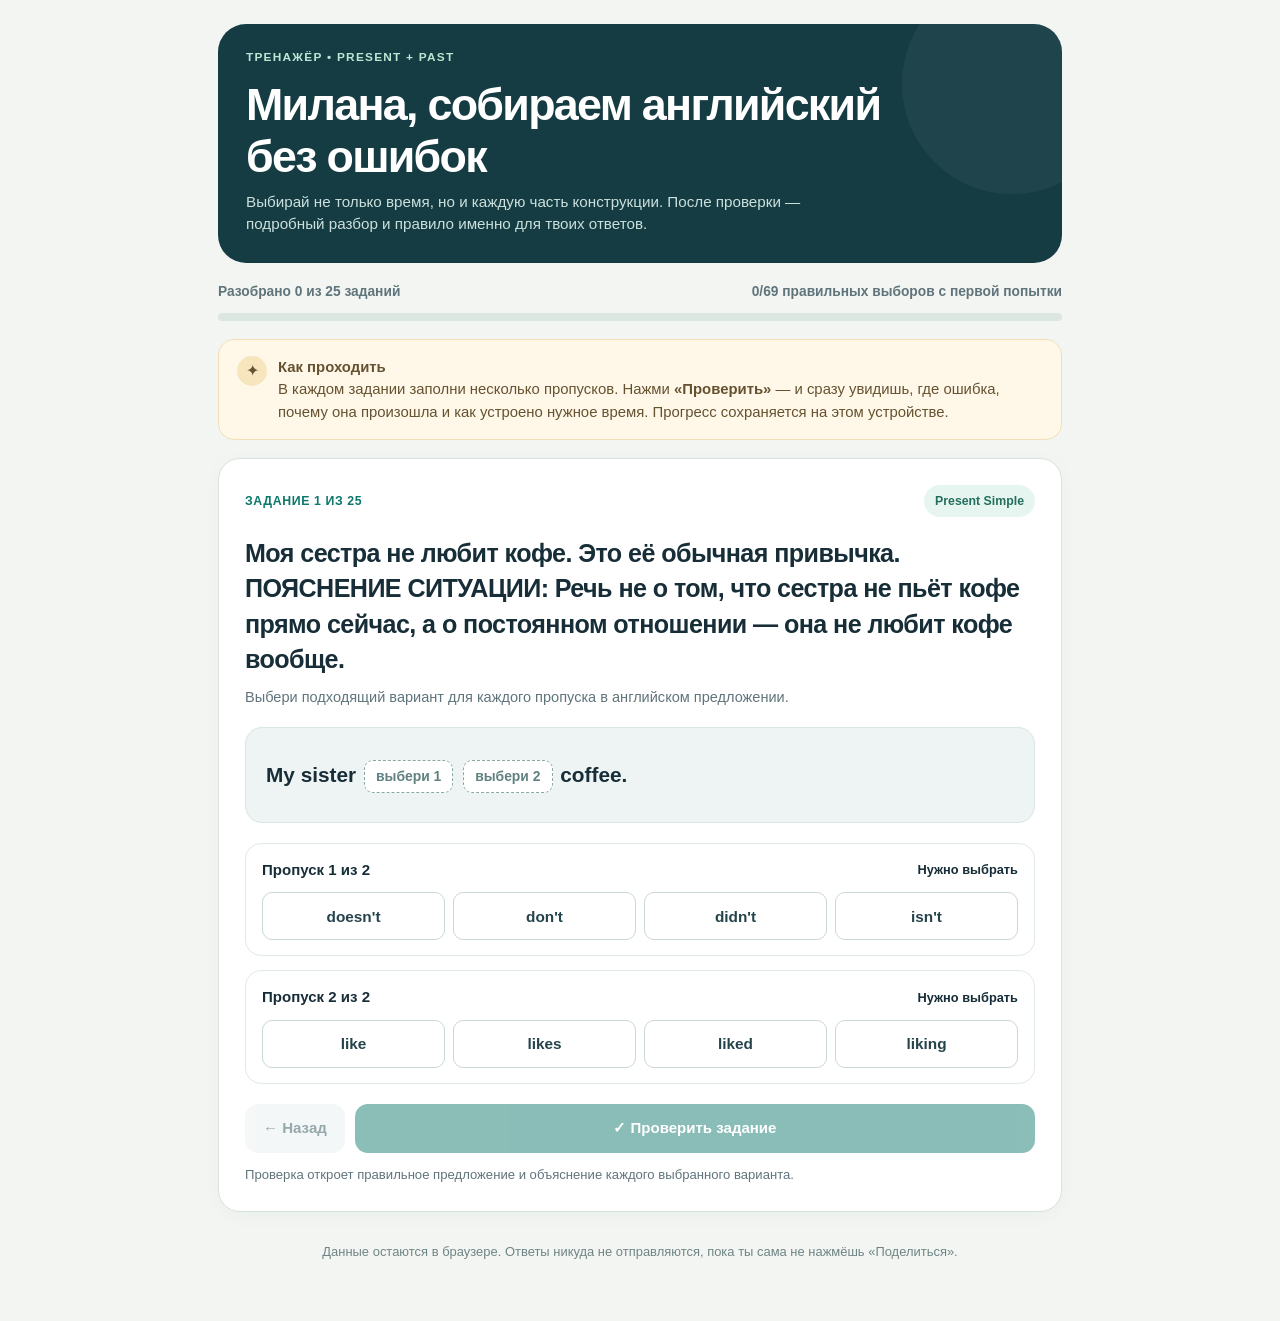
<file: grammar-trainer/index.html>
<!doctype html>
<html lang="ru">
<head>
<meta charset="utf-8">
<meta name="viewport" content="width=device-width,initial-scale=1,viewport-fit=cover">
<meta name="theme-color" content="#103c48">
<meta name="color-scheme" content="light">
<meta name="description" content="Интерактивный тренажёр Миланы: Present и Past, выбор форм глагола с подробным разбором каждого ответа.">
<title>Милана · Грамматика без путаницы</title>
<style>
:root {--dark:#163c43;--ink:#172d37;--muted:#60747b;--accent:#0c776a;--accentSoft:#e6f5ef;--paper:#ffffff;--bg:#f2f5f2;--edge:#d8e3dd;--wrong:#af443e;--wrongSoft:#fff1ec;--correct:#14745d;--warm:#fff8e9;--yellow:#f1c16b;--radius:22px}
*{box-sizing:border-box}html{scroll-behavior:smooth}body{margin:0;background:var(--bg);color:var(--ink);font-family:-apple-system,BlinkMacSystemFont,"Segoe UI",Arial,sans-serif;line-height:1.5;-webkit-font-smoothing:antialiased;padding-bottom:env(safe-area-inset-bottom)}button{font:inherit;cursor:pointer;touch-action:manipulation}button:focus-visible{outline:3px solid #96ccad;outline-offset:3px}a{color:var(--accent)}.shell{max-width:880px;margin:0 auto;padding:24px 18px 60px}.top{background:var(--dark);border-radius:28px;color:#fff;padding:25px 28px 27px;position:relative;overflow:hidden}.top::after{content:"";position:absolute;right:-60px;top:-50px;width:220px;height:220px;border-radius:50%;background:#ffffff0b}.eyebrow{font-size:.74rem;font-weight:800;letter-spacing:.105em;text-transform:uppercase;color:#bde6d4}.top h1{position:relative;font-size:clamp(1.68rem,3.9vw,2.8rem);line-height:1.16;letter-spacing:-.038em;margin:12px 0 8px;max-width:650px}.top p{margin:0;color:#cae0dc;font-size:.95rem;max-width:620px}.status{display:flex;align-items:center;justify-content:space-between;flex-wrap:wrap;gap:10px;margin:19px 0 10px;font-size:.86rem;font-weight:700;color:var(--muted)}.track{background:#dce7e1;height:8px;overflow:hidden;border-radius:8px}.track>div{height:100%;width:0;background:var(--accent);transition:width .25s}.notice{display:flex;gap:11px;align-items:flex-start;padding:16px 18px;background:var(--warm);border:1px solid #f2dfb6;border-radius:16px;margin:18px 0;color:#655231;font-size:.93rem}.notice .dot{flex:none;background:#f7e5be;width:30px;height:30px;border-radius:50%;display:grid;place-items:center;font-size:1rem}.card{background:var(--paper);border:1px solid var(--edge);border-radius:var(--radius);padding:26px;margin-top:17px;box-shadow:0 4px 20px #23463808}.mini{font-size:.77rem;font-weight:750;letter-spacing:.05em;text-transform:uppercase;color:var(--accent)}.qtop{display:flex;justify-content:space-between;align-items:center;gap:12px}.tag{padding:7px 11px;background:var(--accentSoft);color:#246e5e;border-radius:30px;font-size:.77rem;font-weight:800}.qtitle{font-size:clamp(1.2rem,3.1vw,1.57rem);line-height:1.4;letter-spacing:-.023em;font-weight:800;margin:19px 0 10px}.subtle{color:var(--muted);font-size:.91rem;margin:0 0 18px}.sentenceBox{padding:22px 20px;background:#eef4f3;border:1px solid #d9e6e2;border-radius:17px;font-size:clamp(1.05rem,2.6vw,1.3rem);font-weight:720;line-height:2.4;overflow-wrap:anywhere}.token{display:inline-flex;vertical-align:middle;align-items:center;justify-content:center;min-width:68px;max-width:100%;padding:4px 11px;margin:0 2px;border-radius:9px;border:1.5px dashed #8ba6a6;background:#fff;color:#618280;font-size:.87rem;line-height:1.7;white-space:nowrap;font-weight:800}.token.has{border:1.5px solid #85bbac;background:#e8f8ef;color:#155c4e}.token.ok{background:#def7e7;border-color:#70b599;color:var(--correct)}.token.bad{background:#fff0ea;border-color:#e4a59f;color:var(--wrong)}.choices{display:grid;gap:14px;margin:20px 0 18px}.slotrow{padding:15px 16px;border:1px solid #e0e9e4;border-radius:16px}.slothead{display:flex;align-items:center;justify-content:space-between;margin-bottom:11px;gap:8px}.slothead strong{font-size:.94rem}.mark{font-size:.8rem;font-weight:750}.choicegrid{display:grid;grid-template-columns:repeat(4,minmax(0,1fr));gap:8px}.choice{min-width:0;min-height:48px;padding:11px 7px;border:1px solid #cad9d1;border-radius:10px;background:white;color:#25434b;font-size:.96rem;font-weight:720;word-break:normal;overflow-wrap:anywhere}.choice:hover:not(:disabled){border-color:var(--accent);background:#f7fcf9}.choice.selected{background:var(--dark);border-color:var(--dark);color:#fff}.choice.checked-correct{background:#e1f8ec;border-color:#4fa889;color:#126a51}.choice.checked-wrong{background:#fff0eb;border-color:#dd8177;color:#a23933}.choice:disabled{cursor:default;opacity:1}.actionrow{display:flex;flex-wrap:wrap;gap:10px;align-items:stretch;margin-top:20px}.btn{border:0;border-radius:13px;min-height:49px;padding:12px 18px;font-size:.94rem;font-weight:800;background:#e8f1eb;color:#28433d}.btn.primary{background:var(--accent);color:#fff;flex:2}.btn.secondary{background:#eaf0ef;color:#234a51}.btn.ghost{background:transparent;border:1px solid #c8d8d0;color:#3f6264}.btn:disabled{opacity:.48;cursor:not-allowed}.hintline{color:var(--muted);font-size:.82rem;margin-top:12px}.feedback{border-top:1px solid var(--edge);padding-top:20px;margin-top:23px}.fbhead{display:flex;gap:12px;align-items:center;flex-wrap:wrap}.bigstatus{font-size:1.16rem;font-weight:850}.score{font-size:.86rem;border-radius:30px;background:#eff3f1;padding:7px 11px;font-weight:850}.correctSentence{background:#ebf9f1;padding:16px 18px;border-left:4px solid var(--correct);border-radius:12px;margin:15px 0;font-size:1.14rem;font-weight:760;line-height:1.55}.reasonList{display:grid;gap:10px;margin-top:16px}.reason{padding:13px 15px;background:#f7f9f8;border:1px solid #e1e7e2;border-radius:13px}.reason.wrong{background:#fff5f2;border-color:#f1d0c8}.reason p{margin:6px 0 0;font-size:.88rem;color:#3c5058}.reason strong{font-size:.91rem}.rules{background:#f3f6fa;border-radius:15px;padding:18px;margin-top:20px}.rules h3{margin:0 0 8px;font-size:1.02rem}.rules p{margin:9px 0;font-size:.93rem}.formula{border-radius:9px;background:#fff;padding:10px 13px;font-weight:800;letter-spacing:.01em;margin:12px 0;color:#235458;border:1px solid #dde9e8}.steps{padding-left:20px;font-size:.89rem;margin:10px 0}.steps li{padding:3px 0}.summaryHero{background:#edf6f1;border-radius:19px;padding:21px}.metric{display:flex;align-items:baseline;gap:9px}.metric b{font-size:2.5rem;line-height:1.1;letter-spacing:-.05em}.metric span{font-size:.94rem;color:var(--muted)}.summaryTable{display:grid;grid-template-columns:repeat(5,1fr);gap:7px;margin-top:18px}.questionDot{min-height:48px;border:1px solid #d6e4da;background:white;border-radius:12px;font-weight:800;color:#426267}.questionDot.good{background:#dcf5e8;color:#145f4c;border-color:#c6e7d5}.questionDot.partial{background:#fff2e4;color:#95552a;border-color:#f3d8b2}.small{font-size:.86rem;color:var(--muted)}.summaryBox{margin-top:17px}.summaryBox h3{font-size:1.1rem}.summaryBox p{margin:7px 0}.foot{text-align:center;font-size:.81rem;color:#6f8585;margin:30px 0 0}.resume{display:flex;align-items:center;justify-content:space-between;gap:10px;margin:16px 0 0}.hidden{display:none!important}.toast{position:fixed;left:50%;bottom:calc(20px + env(safe-area-inset-bottom));transform:translateX(-50%);background:#172f35;color:white;border-radius:13px;padding:11px 17px;max-width:min(92vw,480px);font-size:.91rem;z-index:5;box-shadow:0 8px 26px #152b3280}.sr-only{position:absolute;left:-10000px;width:1px;height:1px;overflow:hidden}
@media(max-width:620px){.shell{padding:10px 10px 40px}.top{padding:23px 19px;border-radius:0 0 23px 23px;margin:-10px -10px 0}.card{border-radius:17px;padding:18px 15px}.notice{padding:12px}.qtitle{font-size:1.18rem}.sentenceBox{font-size:1.06rem;padding:17px 13px;line-height:2.4}.token{min-width:59px;padding:5px 9px}.slotrow{padding:12px}.choicegrid{grid-template-columns:repeat(2,minmax(0,1fr))}.choice{min-height:52px}.actionrow .btn{min-width:0;flex:1}.summaryTable{grid-template-columns:repeat(5,1fr)}.top h1{font-size:1.8rem}}
@media(prefers-reduced-motion:reduce){html{scroll-behavior:auto}*{transition:none!important}}
</style>
</head>
<body>
<main class="shell">
<header class="top"><div class="eyebrow">Тренажёр • Present + Past</div><h1>Милана, собираем английский без ошибок</h1><p>Выбирай не только время, но и каждую часть конструкции. После проверки — подробный разбор и правило именно для твоих ответов.</p></header>
<div class="status"><span id="progressText">Загрузка заданий…</span><span id="scoreTop">25 заданий</span></div>
<div class="track"><div id="progressBar"></div></div>
<div class="notice"><div class="dot" aria-hidden="true">✦</div><div><strong>Как проходить</strong><br>В каждом задании заполни несколько пропусков. Нажми <b>«Проверить»</b> — и сразу увидишь, где ошибка, почему она произошла и как устроено нужное время. Прогресс сохраняется на этом устройстве.</div></div>
<div id="app" aria-live="off"></div>
<p class="foot">Данные остаются в браузере. Ответы никуда не отправляются, пока ты сама не нажмёшь «Поделиться».</p>
</main>
<div id="toast" class="toast hidden" role="status" aria-live="polite"></div>
<script>
"use strict";
const QUIZ = [{"id":1,"ru":"Моя сестра не любит кофе. Это её обычная привычка. ПОЯСНЕНИЕ СИТУАЦИИ: Речь не о том, что сестра не пьёт кофе прямо сейчас, а о постоянном отношении — она не любит кофе вообще.","parts":["My sister ",{"options":["doesn't","don't","didn't","isn't"],"good":"doesn't","why":"Подлежащее my sister = she. В Present Simple для отрицания с she нужен doesn't. Didn't относит событие к прошлому, а isn't относится к глаголу be или Continuous."}," ",{"options":["like","likes","liked","liking"],"good":"like","why":"После doesn't основной глагол всегда в начальной форме V1 — like, без окончания -s."}," coffee."],"topic":"Present Simple","formula":"she + doesn't + V1","rule":"Речь не о том, что сестра не пьёт кофе прямо сейчас, а о постоянном отношении — она не любит кофе вообще. Это Present Simple.","contrast":"Не путай: She doesn't like (привычка), She isn't drinking (не пьёт в эту минуту).","steps":["Определи смысл: постоянная привычка.","Поставь отрицание для she — doesn't.","После doesn't возьми начальную форму like."]},{"id":2,"ru":"Вчера мы не ходили в парк. ПОЯСНЕНИЕ СИТУАЦИИ: Это факт о вчерашнем дне.","parts":["Yesterday we ",{"options":["didn't","don't","weren't","hadn't"],"good":"didn't","why":"Yesterday обозначает завершённый день в прошлом. Отрицание Past Simple образуется с didn't."}," ",{"options":["go","went","going","gone"],"good":"go","why":"После didn't всегда V1. Went — форма прошлого времени, но прошлое уже выражает didn't."}," to the park."],"topic":"Past Simple","formula":"didn't + V1","rule":"Это факт о вчерашнем дне. Вопрос не о процессе и не о результате к другому моменту — значит, Past Simple.","contrast":"Нельзя: didn't went. Правильно: didn't go. А в утверждении — we went.","steps":["Увидь маркер yesterday и весь контекст прошлого.","Выбери didn't для отрицания.","Используй go, потому что did уже показывает прошедшее время."]},{"id":3,"ru":"Смотри! Папа сейчас фотографирует нашу кошку. ПОЯСНЕНИЕ СИТУАЦИИ: Look! и «сейчас» показывают действие прямо в эту минуту.","parts":["Look! Dad ",{"options":["is","does","has","was"],"good":"is","why":"Сейчас идёт действие, а Dad = he; в Present Continuous нужен is."}," ",{"options":["taking","take","taken","took"],"good":"taking","why":"После am/is/are для процесса нужен V-ing, здесь taking."}," photos ",{"options":["of","on","from","at"],"good":"of","why":"Фотографировать кого-то — take photos of somebody. Это устойчивое выражение, не talk photos и не photos on."}," our cat."],"topic":"Present Continuous","formula":"is + V-ing","rule":"Look! и «сейчас» показывают действие прямо в эту минуту. Используй Present Continuous. Фотографировать = take photos of.","contrast":"Is taking = делает фото сейчас. Takes photos every day = фотографирует регулярно.","steps":["Настоящее и процесс → Present Continuous.","Dad = he → is.","Глагол take → taking; после photos ставим of."]},{"id":4,"ru":"Ты смотрела этот фильм вчера вечером? ПОЯСНЕНИЕ СИТУАЦИИ: Ты спрашиваешь, произошло ли действие вчера.","parts":["",{"options":["Did","Do","Have","Were"],"good":"Did","why":"Вопрос о завершённом событии вчера требует Did в начале вопроса Past Simple."}," you ",{"options":["watch","watched","watching","seen"],"good":"watch","why":"После Did нужна начальная форма watch. Нельзя Did ... watched, потому что прошедшее время уже в Did."}," this film yesterday evening?"],"topic":"Past Simple · вопрос","formula":"Did + subject + V1?","rule":"Ты спрашиваешь, произошло ли действие вчера. Для вопроса Past Simple ставим Did перед подлежащим, а основной глагол возвращаем к V1.","contrast":"Did you watch? — вчера. Have you watched? — результат или опыт без указания конкретного вчера.","steps":["Отмечено вчера → Past Simple.","В начале вопроса Did.","После you — watch, а не watched."]},{"id":5,"ru":"Во сколько твой брат обычно приходит домой? ПОЯСНЕНИЕ СИТУАЦИИ: Это вопрос про обычное расписание, а не про происходящее сейчас.","parts":["What time ",{"options":["does","do","is","did"],"good":"does","why":"Usually указывает на обычный распорядок. Your brother = he, поэтому вопрос Present Simple требует does."}," your brother usually ",{"options":["come","comes","came","coming"],"good":"come","why":"После does обязательно начальная форма come. Окончание -s уже спрятано в does."}," home?"],"topic":"Present Simple · вопрос","formula":"What time + does + he + V1?","rule":"Это вопрос про обычное расписание, а не про происходящее сейчас. Порядок: What time → does → подлежащее → начальная форма глагола.","contrast":"What time does he come? — обычно. What is he doing? — прямо сейчас.","steps":["Usually → регулярность → Present Simple.","Brother = he → does.","После does выбирай come."]},{"id":6,"ru":"Вчера в восемь вечера я смотрела фильм. Именно в восемь я была в процессе просмотра. ПОЯСНЕНИЕ СИТУАЦИИ: Указан момент прошлого — восемь вечера — и действие тогда продолжалось.","parts":["At eight yesterday evening, I ",{"options":["was","were","had","am"],"good":"was","why":"I в Past Continuous использует was. Were — для you/we/they."}," ",{"options":["watching","watched","watch","seen"],"good":"watching","why":"В Past Continuous после was/were нужен V-ing, то есть watching."}," a film."],"topic":"Past Continuous","formula":"was / were + V-ing","rule":"Указан момент прошлого — восемь вечера — и действие тогда продолжалось. Это Past Continuous, а не просто факт о просмотренном фильме.","contrast":"I was watching at eight — процесс в 8. I watched a film yesterday — просто факт.","steps":["Определи момент прошлого.","I → was.","Действие в процессе → watching."]},{"id":7,"ru":"Я уже написала письмо. Теперь оно готово. ПОЯСНЕНИЕ СИТУАЦИИ: Ты рассказываешь о результате к настоящему моменту: письмо уже готово.","parts":["I ",{"options":["have","had","am","did"],"good":"have","why":"Результат важен сейчас: письмо готово. Для I в Present Perfect нужен have."}," already ",{"options":["written","wrote","write","writing"],"good":"written","why":"После have требуется третья форма V3. Write — wrote — written. Wrote — Past Simple, written — Perfect."}," the letter."],"topic":"Present Perfect","formula":"have / has + V3","rule":"Ты рассказываешь о результате к настоящему моменту: письмо уже готово. Поэтому Present Perfect. Already обычно ставят между have и V3.","contrast":"I wrote the letter yesterday — факт прошлого. I have written the letter — результат сейчас.","steps":["Что важно? Письмо готово сейчас.","С I ставь have.","Третья форма write — written."]},{"id":8,"ru":"Я ещё не закончила книгу. Она пока не дочитана. ПОЯСНЕНИЕ СИТУАЦИИ: Книга до сих пор не закончена — важна ситуация сейчас.","parts":["I ",{"options":["haven't","hadn't","don't","wasn't"],"good":"haven't","why":"Ещё нет результата к настоящему моменту. Для I отрицание Present Perfect — haven't."}," ",{"options":["finished","finish","finishing","finishes"],"good":"finished","why":"После haven't нужна V3. У правильного глагола finish это finished."}," the book ",{"options":["yet","already","yesterday","since"],"good":"yet","why":"Yet обычно используют в отрицательных предложениях со значением «ещё не». Already — «уже» — меняет смысл."},"."],"topic":"Present Perfect · отрицание","formula":"haven't / hasn't + V3 + yet","rule":"Книга до сих пор не закончена — важна ситуация сейчас. Haven't + V3 выражает отсутствие результата, yet помогает передать «ещё не».","contrast":"I haven't finished yet — до сих пор не готово. I didn't finish yesterday — не закончила вчера.","steps":["Результата нет сейчас → Present Perfect.","Отрицание с I — haven't.","Finish → finished, в конце yet."]},{"id":9,"ru":"Когда я пришла домой, мама уже приготовила ужин. ПОЯСНЕНИЕ СИТУАЦИИ: В прошлом два события: сначала мама приготовила ужин, потом ты пришла.","parts":["When I ",{"options":["came","come","had come","was coming"],"good":"came","why":"Приход — событие в прошлом, относительно которого сравниваем более ранний готовый ужин. Здесь Past Simple: came."}," home, Mum ",{"options":["had","has","was","did"],"good":"had","why":"Ужин приготовили ещё до моего прихода. Более раннее завершённое действие выражаем Past Perfect через had."}," already ",{"options":["cooked","cook","cooking","cooks"],"good":"cooked","why":"После had нужна V3. Cook — правильный глагол; V3 = cooked."}," dinner."],"topic":"Past Perfect","formula":"had + V3","rule":"В прошлом два события: сначала мама приготовила ужин, потом ты пришла. Действие «приготовила» предшествует приходу — здесь подходит Past Perfect.","contrast":"When I came home, Mum had cooked — ужин готов заранее. Mum was cooking — мама ещё готовила во время прихода.","steps":["Найди, какое событие было раньше.","Позднее: came — Past Simple.","Раньше: had cooked — Past Perfect."]},{"id":10,"ru":"Я не могла найти ключ, потому что потеряла его раньше в тот день. ПОЯСНЕНИЕ СИТУАЦИИ: Оба события в прошлом: ключ потерялся сначала, попытка найти была позже.","parts":["I ",{"options":["couldn't","can't","didn't","don't"],"good":"couldn't","why":"Не могла — способность в прошлом, нужен couldn't. Can't означало бы «не могу сейчас»."}," find my key because I ",{"options":["had","have","was","did"],"good":"had","why":"Потеря ключа произошла раньше ситуации, когда его не удалось найти, поэтому здесь используем had."}," ",{"options":["lost","lose","losing","loses"],"good":"lost","why":"После had нужна третья форма lose — lost. Это не lose и не losing."}," it earlier that day."],"topic":"Past Perfect + couldn't","formula":"couldn't + V1; had + V3","rule":"Оба события в прошлом: ключ потерялся сначала, попытка найти была позже. Для более раннего завершённого события здесь нужен Past Perfect.","contrast":"I can't find it — не могу сейчас. I couldn't find it — не могла тогда.","steps":["Проверь: всё в прошлом → couldn't.","Потеря была раньше поисков → had.","Lose → lost (V3)."]},{"id":11,"ru":"Она читает уже два часа и всё ещё читает. ПОЯСНЕНИЕ СИТУАЦИИ: Она начала читать два часа назад и не закончила.","parts":["She ",{"options":["has","had","is","does"],"good":"has","why":"Процесс начался раньше и продолжается сейчас. С she в Present Perfect Continuous нужен has."}," ",{"options":["been","be","being","was"],"good":"been","why":"После has/have в Perfect Continuous обязательно been."}," ",{"options":["reading","read","reads","to read"],"good":"reading","why":"После has been в длительном времени нужен V-ing — reading."}," for two hours, and she is still reading."],"topic":"Present Perfect Continuous","formula":"has / have + been + V-ing","rule":"Она начала читать два часа назад и не закончила. Главное — продолжительность до текущего момента. Поэтому Present Perfect Continuous.","contrast":"She is reading now — процесс сейчас. She has been reading for two hours — процесс длится уже два часа.","steps":["Процесс тянется до сейчас → Present Perfect Continuous.","She → has been.","Дальше V-ing → reading."]},{"id":12,"ru":"Когда мама пришла домой, я уже час делала домашнее задание и всё ещё его делала. ПОЯСНЕНИЕ СИТУАЦИИ: Когда мама вернулась, действие не закончилось: к этому моменту оно длилось уже час.","parts":["When Mum came home, I ",{"options":["had","have","was","am"],"good":"had","why":"Точка отсчёта в прошлом — приход мамы. Продолжительность ДО неё — Past Perfect Continuous, значит had."}," ",{"options":["been","be","being","was"],"good":"been","why":"Формула Past Perfect Continuous обязательно содержит been после had."}," ",{"options":["doing","done","did","do"],"good":"doing","why":"После had been нужен глагол с -ing: doing. Done — V3, но здесь важно продолжавшееся действие."}," my homework ",{"options":["for","since","at","during"],"good":"for","why":"For употребляется с длительностью — an hour. Since используется с начальной точкой — since five o'clock."}," an hour, and I was still doing it."],"topic":"Past Perfect Continuous","formula":"had been + V-ing + for + period","rule":"Когда мама вернулась, действие не закончилось: к этому моменту оно длилось уже час. Это Past Perfect Continuous.","contrast":"I had done my homework — уже закончил. I had been doing my homework — занимался некоторое время, возможно ещё продолжал.","steps":["Определи опорный момент прошлого: мама пришла.","Действие шло до него → had been doing.","Длительность an hour → for."]},{"id":13,"ru":"Моя сестра учится играть на гитаре уже три месяца. Она всё ещё учится. ПОЯСНЕНИЕ СИТУАЦИИ: Действие началось раньше и не закончилось сейчас.","parts":["My sister ",{"options":["has","had","is","does"],"good":"has","why":"Три месяца назад начала, сейчас продолжает. My sister = she, поэтому has."}," ",{"options":["been","be","being","was"],"good":"been","why":"Между has и learning обязательно been: has been learning."}," ",{"options":["learning","learned","learn","learns"],"good":"learning","why":"После has been — V-ing, то есть learning."}," to play the guitar ",{"options":["for","since","at","on"],"good":"for","why":"Three months — длительность, поэтому for. At three months здесь неверно."}," three months."],"topic":"Present Perfect Continuous","formula":"has been + V-ing + for + period","rule":"Действие началось раньше и не закончилось сейчас. Необходимо подчеркнуть длительность до настоящего момента.","contrast":"She is learning — сейчас учится. She has been learning for three months — учится уже три месяца.","steps":["Сейчас ещё учится → связь с настоящим.","Как долго? Три месяца → Perfect Continuous.","Has been learning for three months."]},{"id":14,"ru":"Я уже решила три задачи сегодня. Все три готовы. ПОЯСНЕНИЕ СИТУАЦИИ: Важен не процесс решения, а сколько уже готово к настоящему моменту — три задачи.","parts":["I ",{"options":["have","had","am","did"],"good":"have","why":"Сегодняшний период ещё продолжается, нам важен результат к настоящему моменту: три готовые задачи. Для I нужно have."}," already ",{"options":["done","did","do","doing"],"good":"done","why":"После have нужна третья форма глагола do — done. Did — форма Past Simple."}," three exercises today."],"topic":"Present Perfect · результат","formula":"have + V3","rule":"Важен не процесс решения, а сколько уже готово к настоящему моменту — три задачи. Поэтому Present Perfect.","contrast":"I have done three exercises — результат (три). I have been doing exercises — длительная работа над ними.","steps":["Счёт готовых результатов → Perfect.","I → have.","Do → done."]},{"id":15,"ru":"Когда мы пришли в кинотеатр, фильм уже начался. ПОЯСНЕНИЕ СИТУАЦИИ: Сначала начался фильм, потом мы пришли.","parts":["When we ",{"options":["arrived","arrive","had arrived","were arriving"],"good":"arrived","why":"Приход — более позднее законченное событие прошлого, здесь Past Simple."}," at the cinema, the film ",{"options":["had","has","was","did"],"good":"had","why":"Начало фильма произошло ещё до прихода, поэтому Past Perfect с had."}," already ",{"options":["started","start","starting","starts"],"good":"started","why":"После had — третья форма V3: started."},"."],"topic":"Past Perfect · раньше другого события","formula":"had + V3","rule":"Сначала начался фильм, потом мы пришли. Событие, которое было раньше, — had already started.","contrast":"The film was starting — фильм начинался в тот момент. The film had started — уже начался до того.","steps":["Определи порядок событий.","Пришли позже → arrived.","Фильм начался раньше → had started."]},{"id":16,"ru":"Когда мы вышли из дома, дождь шёл уже два часа. ПОЯСНЕНИЕ СИТУАЦИИ: Дождь начался до нашего выхода.","parts":["When we left home, it ",{"options":["had","has","was","were"],"good":"had","why":"Продолжительность отсчитывается до события в прошлом — до выхода из дома. Нужно had."}," ",{"options":["been","be","being","was"],"good":"been","why":"В Past Perfect Continuous обязательна связка had been."}," ",{"options":["raining","rained","rain","rains"],"good":"raining","why":"После had been нужен V-ing, то есть raining."}," ",{"options":["for","since","at","on"],"good":"for","why":"Two hours — период длительности, поэтому for."}," two hours."],"topic":"Past Perfect Continuous","formula":"had been + V-ing + for + period","rule":"Дождь начался до нашего выхода. К моменту выхода он шёл два часа. Это не просто процесс в прошлом, а его длительность до другого прошлого момента.","contrast":"It was raining when we left — шёл в тот момент. It had been raining for two hours — шёл уже два часа до момента выхода.","steps":["Найди опорный момент в прошлом.","Процесс длится до него → had been raining.","Two hours → for."]},{"id":17,"ru":"Пока мама готовила ужин, папа смотрел телевизор. Оба действия шли одновременно. ПОЯСНЕНИЕ СИТУАЦИИ: Обе деятельности продолжались одновременно в прошлом.","parts":["While Mum ",{"options":["was","were","had","has"],"good":"was","why":"Mum = she, для процесса в прошлом нужен was."}," ",{"options":["cooking","cooked","cook","cooks"],"good":"cooking","why":"После was в Past Continuous выбираем V-ing — cooking."}," dinner, Dad ",{"options":["was","were","had","did"],"good":"was","why":"Dad = he, второе одновременное действие также было в прошлом процессе — was."}," ",{"options":["watching","watched","watch","watches"],"good":"watching","why":"После was для второго процесса нужна форма watching."}," TV."],"topic":"Past Continuous · два процесса","formula":"was / were + V-ing","rule":"Обе деятельности продолжались одновременно в прошлом. While связывает два параллельных процесса; для обоих подходит Past Continuous.","contrast":"While Mum was cooking, Dad was watching. Если бы папа вошёл во время готовки: Dad came home (короткое событие).","steps":["Два одновременных процесса в прошлом.","Mum и Dad по отдельности = she/he → was.","После was обязательно -ing."]},{"id":18,"ru":"Она обычно не смотрит телевизор вечером. ПОЯСНЕНИЕ СИТУАЦИИ: Usually означает обычную повторяющуюся привычку.","parts":["She ",{"options":["doesn't","don't","didn't","isn't"],"good":"doesn't","why":"Указана обычная привычка. Для she отрицание в Present Simple — doesn't."}," usually ",{"options":["watch","watches","watched","watching"],"good":"watch","why":"После doesn't всегда V1 — watch. Окончание -s уже есть во вспомогательном does."}," TV in the evening."],"topic":"Present Simple · привычка","formula":"doesn't + V1","rule":"Usually означает обычную повторяющуюся привычку. Это не действие в эту минуту, поэтому Present Simple.","contrast":"She doesn't watch — обычно не смотрит. She isn't watching — не смотрит прямо сейчас.","steps":["Usually указывает на привычку.","She → doesn't.","После doesn't → watch."]},{"id":19,"ru":"Вчера я потеряла ключ. ПОЯСНЕНИЕ СИТУАЦИИ: Мы просто сообщаем о событии в конкретный прошедший день.","parts":["Yesterday I ",{"options":["lost","lose","had lost","have lost"],"good":"lost","why":"Здесь только факт о вчерашнем дне, нет другого момента в прошлом и не подчёркивается результат сейчас. Используем Past Simple: lost."}," my key."],"topic":"Past Simple · факт","formula":"V2 (или правильный глагол + -ed)","rule":"Мы просто сообщаем о событии в конкретный прошедший день. Для lose в Past Simple используется lost.","contrast":"Yesterday I lost my key — факт вчера. I have lost my key — сейчас важен результат: ключа нет.","steps":["Yesterday → законченный момент прошлого.","Нет второго прошлого события → Past Simple.","Lose → lost."]},{"id":20,"ru":"Когда автобус наконец приехал, мы ждали его уже сорок минут и всё ещё стояли на остановке. ПОЯСНЕНИЕ СИТУАЦИИ: Ожидание длилось до момента приезда автобуса.","parts":["By the time the bus ",{"options":["arrived","arrive","had arrived","was arriving"],"good":"arrived","why":"Прибытие автобуса — событие в прошлом. Это точка отсчёта, поэтому arrived."},", we ",{"options":["had","have","were","are"],"good":"had","why":"К этому прошлому событию ожидание уже длилось сорок минут: Past Perfect Continuous — had."}," ",{"options":["been","be","being","was"],"good":"been","why":"После had для Perfect Continuous обязательно been."}," ",{"options":["waiting","waited","wait","waits"],"good":"waiting","why":"Процесс ожидания — V-ing: waiting."}," ",{"options":["for","since","at","during"],"good":"for","why":"Forty minutes обозначает период длительности, а не точку начала. Нужен for."}," forty minutes."],"topic":"Past Perfect Continuous · ожидание","formula":"had been waiting + for + period","rule":"Ожидание длилось до момента приезда автобуса. Главное — как долго ждали до события в прошлом.","contrast":"We were waiting when it arrived — ждали в тот момент. We had been waiting for forty minutes — к тому моменту ждали уже 40 минут.","steps":["Автобус приехал → arrived.","Ожидание длилось до этого → had been waiting.","Forty minutes — длительность → for."]},{"id":21,"ru":"Обычно мы живём дома, но на этой неделе временно живём у бабушки. ПОЯСНЕНИЕ СИТУАЦИИ: В одном предложении два разных смысла: обычная жизнь дома (Simple) и временное проживание на этой неделе (Continuous).","parts":["We usually ",{"options":["live","lives","are living","lived"],"good":"live","why":"Usually означает обычную ситуацию, а we требует V1 без -s: live."}," at home, but this week we ",{"options":["are","were","have","do"],"good":"are","why":"На этой неделе мы временно живём в другом месте, это Present Continuous; для we используется are."}," ",{"options":["staying","stay","stayed","stays"],"good":"staying","why":"После are для временной ситуации нужен V-ing — staying."}," with our grandmother."],"topic":"Present Simple vs Continuous","formula":"usually + V1; are + V-ing","rule":"В одном предложении два разных смысла: обычная жизнь дома (Simple) и временное проживание на этой неделе (Continuous).","contrast":"We usually live at home — обычное положение дел. We are staying here this week — временное изменение.","steps":["Usually → Simple: live.","This week — временная ситуация → Continuous.","We are staying."]},{"id":22,"ru":"Ты когда-нибудь видела китов? ПОЯСНЕНИЕ СИТУАЦИИ: Здесь спрашивают, случалось ли тебе видеть китов хотя бы раз в жизни.","parts":["",{"options":["Have","Has","Did","Are"],"good":"Have","why":"Вопрос о жизненном опыте к настоящему моменту. You требует Have в Present Perfect."}," you ever ",{"options":["seen","saw","see","seeing"],"good":"seen","why":"После have нужна V3: see — saw — seen. Ever уместно в вопросе об опыте."}," whales?"],"topic":"Present Perfect · опыт","formula":"Have + you + ever + V3?","rule":"Здесь спрашивают, случалось ли тебе видеть китов хотя бы раз в жизни. Не указано определённое прошлое время; важен опыт к настоящему моменту.","contrast":"Have you ever seen whales? — в жизни. Did you see whales yesterday? — вчера.","steps":["Вопрос про опыт → Present Perfect.","You → Have.","See → seen (V3)."]},{"id":23,"ru":"Что ты делала вчера в семь вечера? Меня интересует действие именно в тот момент. ПОЯСНЕНИЕ СИТУАЦИИ: Спрашивают о занятии в определённый момент вчерашнего вечера.","parts":["What ",{"options":["were","was","did","have"],"good":"were","why":"Ты = you. В Past Continuous вопрос строится с were перед you."}," you ",{"options":["doing","do","did","done"],"good":"doing","why":"После were для процесса в прошлом нужен V-ing — doing."}," at seven yesterday evening?"],"topic":"Past Continuous · вопрос","formula":"What + were + you + V-ing?","rule":"Спрашивают о занятии в определённый момент вчерашнего вечера. Это процесс в прошлом — Past Continuous.","contrast":"What were you doing at seven? — что делала именно в 7. What did you do yesterday? — что сделала за вчера.","steps":["Сначала определи: процесс в точке прошлого.","You → were.","После were → doing."]},{"id":24,"ru":"Когда мама вернулась, я работала уже два часа без остановки. ПОЯСНЕНИЕ СИТУАЦИИ: Работа длилась до возвращения мамы, поэтому выбранной конструкции.","parts":["When Mum returned, I ",{"options":["had","have","was","did"],"good":"had","why":"Действие длилось до прихода мамы в прошлом, поэтому had."}," ",{"options":["been","be","being","was"],"good":"been","why":"В Past Perfect Continuous между had и рабочим глаголом обязательно been."}," ",{"options":["working","worked","work","works"],"good":"working","why":"Нужен продолжающийся процесс: V-ing — working."}," for two hours without ",{"options":["stopping","stop","stopped","to stop"],"good":"stopping","why":"После предлога without перед глаголом нужна форма с -ing — stopping."},"."],"topic":"Past Perfect Continuous + without","formula":"had been + V-ing; without + V-ing","rule":"Работа длилась до возвращения мамы, поэтому Past Perfect Continuous. Отдельно запомни: после without, как после предлога, глагол принимает форму -ing.","contrast":"Without stopping — без остановки. Без stopping после without английское выражение будет неправильным.","steps":["Событие возвращения было в прошлом.","Процесс тянулся до него → had been working.","После without — stopping."]},{"id":25,"ru":"Сколько заданий ты уже закончила сегодня? ПОЯСНЕНИЕ СИТУАЦИИ: Вопрос не про длительность выполнения, а про число уже завершённых заданий к текущему моменту.","parts":["How many exercises ",{"options":["have","had","are","did"],"good":"have","why":"Спрашиваем о количестве готовых заданий к сегодняшнему моменту. Для you Present Perfect требует have."}," you ",{"options":["finished","finish","finishing","finishes"],"good":"finished","why":"После have нужна V3 — finished."}," so far today?"],"topic":"Present Perfect · сколько сделано","formula":"How many + have + you + V3?","rule":"Вопрос не про длительность выполнения, а про число уже завершённых заданий к текущему моменту. Это результат → Present Perfect.","contrast":"How many have you finished? — сколько уже готово. How long have you been working? — как долго работаешь.","steps":["Что измеряем? Количество готовых заданий.","Для you → have.","После have → finished (V3)."]}];
const KEY = "milana-grammar-lab-v1";
const initial = {version:1, mode:"main", pos:0, choices:{}, results:{}, first:{}, redoIds:[]};
let state = (()=>{try {let x=JSON.parse(localStorage.getItem(KEY)||"null"); return x&&x.version===1?{...initial,...x}:structuredCloneFallback(initial);}catch(e){return structuredCloneFallback(initial)}})();
function structuredCloneFallback(x){return JSON.parse(JSON.stringify(x));}
const app=document.getElementById('app');
const ptext=document.getElementById('progressText');
const pbar=document.getElementById('progressBar');
const scoreTop=document.getElementById('scoreTop');
function escapeHTML(x){return String(x).replace(/[&<>"']/g,c=>({'&':'&amp;','<':'&lt;','>':'&gt;','"':'&quot;',"'":'&#39;'}[c]));}
function persist(){try{localStorage.setItem(KEY,JSON.stringify(state));}catch(e){}}
function countSlots(q){return (q.parts.length-1)/2;}
function slots(q){return q.parts.filter(x=>typeof x==='object');}
function picks(q){let a=state.choices[q.id];return Array.isArray(a)?a:Array(countSlots(q)).fill(null);}
function currentIds(){return state.mode==='redo'?state.redoIds:QUIZ.map(q=>q.id);}
function currentQuestion(){let ids=currentIds();return QUIZ[ids[state.pos]-1];}
function fullSentence(q, filled){let out='';let s=0; q.parts.forEach(p=>{if(typeof p==='string'){out+=p;}else{out+=filled?safeChoice(q,s):p.good;s++;}});return out;}
function safeChoice(q,s){const arr=picks(q);const value=arr[s];const slot=slots(q)[s];return Number.isInteger(value)&&slot.options[value]!==undefined?slot.options[value]:'□';}
function analysis(q){let ps=picks(q);return slots(q).map((s,i)=>({chosen:ps[i], correct:ps[i]===s.options.indexOf(s.good)}));}
function allReviewed(){return Object.keys(state.first).length===QUIZ.length;}
function showToast(t){const el=document.getElementById('toast');el.textContent=t;el.classList.remove('hidden');clearTimeout(showToast.t);showToast.t=setTimeout(()=>el.classList.add('hidden'),2800);}
function smoothTop(){window.scrollTo({top:0,behavior:'smooth'});}
function renderProgress(){let done=Object.keys(state.first).length;const total=QUIZ.length;ptext.textContent=`Разобрано ${done} из ${total} заданий`;pbar.style.width=(100*done/total)+'%';let got=Object.values(state.first).reduce((n,r)=>n+r.correct,0);let all=QUIZ.reduce((n,q)=>n+countSlots(q),0);scoreTop.textContent=`${got}/${all} правильных выборов с первой попытки`;}
function viewSentence(q,answer,isChecked){let s=0;return q.parts.map(p=>{if(typeof p==='string')return escapeHTML(p);const ix=s++;const value=answer[ix];const has=Number.isInteger(value);let className='token'+(has?' has':'');let content=has?p.options[value]:'выбери '+(ix+1);if(isChecked&&has)className+=(p.options[value]===p.good?' ok':' bad');return `<span class="${className}" aria-label="Пропуск ${ix+1}">${escapeHTML(content)}</span>`;}).join('');}
function drawQuestion(){let q=currentQuestion();if(!q){drawSummary();return;}let ids=currentIds();let answers=picks(q);let check=state.results[q.id];let slotList=slots(q);const isLast=state.pos===ids.length-1;
 app.innerHTML=`<section class="card" aria-label="Задание ${q.id}">
<div class="qtop"><span class="mini">${state.mode==='redo'?'Повтор ошибок':'Задание '+(state.pos+1)+' из '+ids.length}</span><span class="tag">${escapeHTML(q.topic)}</span></div>
<h2 class="qtitle">${escapeHTML(q.ru)}</h2>
<p class="subtle">Выбери подходящий вариант для каждого пропуска в английском предложении.</p>
<div class="sentenceBox" lang="en" aria-label="Английское предложение с пропусками">${viewSentence(q,answers,!!check)}</div>
<div class="choices">${slotList.map((sl,si)=>`<section class="slotrow"><div class="slothead"><strong>Пропуск ${si+1} из ${slotList.length}</strong><span class="mark" id="mark${si}">${check?(analysis(q)[si].correct?'✓ Верно':'✕ Ошибка'):answers[si]===null?'Нужно выбрать':'Выбрано'}</span></div><div class="choicegrid" role="group" aria-label="Варианты для пропуска ${si+1}">${sl.options.map((opt,oi)=>{const sel=answers[si]===oi;let cl='choice'+(sel?' selected':'');if(check){if(opt===sl.good)cl+=' checked-correct';else if(sel)cl+=' checked-wrong';}return `<button type="button" class="${cl}" data-slot="${si}" data-choice="${oi}" aria-pressed="${sel}" ${check?'disabled':''}>${escapeHTML(opt)}</button>`;}).join('')}</div></section>`).join('')}</div>
${check?renderFeedback(q,check):''}
<div class="actionrow"><button class="btn secondary" id="backBtn" ${state.pos===0?'disabled':''}>← Назад</button>${check?`<button class="btn primary" id="nextBtn">${isLast?'Показать результат':'Следующее задание →'}</button>`:`<button class="btn primary" id="checkBtn" ${answers.every(x=>Number.isInteger(x))?'':'disabled'}>✓ Проверить задание</button>`}</div>
${check?'<div class="hintline">Можно перейти дальше. В конце будет кнопка для повторения заданий с ошибками.</div>':'<div class="hintline">Проверка откроет правильное предложение и объяснение каждого выбранного варианта.</div>'}
</section>`;
 app.querySelectorAll('[data-choice]').forEach(b=>b.addEventListener('click',()=>{if(state.results[q.id])return;let a=picks(q).slice();a[Number(b.dataset.slot)]=Number(b.dataset.choice);state.choices[q.id]=a;persist();drawQuestion();}));
 const checkBtn=document.getElementById('checkBtn');if(checkBtn)checkBtn.addEventListener('click',()=>{let a=picks(q);if(!a.every(Number.isInteger))return;const res=analysis(q);const c=res.filter(x=>x.correct).length;const total=res.length;state.results[q.id]={correct:c,total,at:new Date().toISOString()};if(!state.first[q.id])state.first[q.id]={correct:c,total};persist();render();requestAnimationFrame(()=>document.getElementById("feedback")?.scrollIntoView({block:"start",behavior:"smooth"}));});
 document.getElementById('backBtn').addEventListener('click',()=>{if(state.pos>0){state.pos--;persist();render();smoothTop();}});
 const next=document.getElementById('nextBtn');if(next)next.addEventListener('click',()=>{if(isLast){drawSummary();smoothTop();}else{state.pos++;persist();render();smoothTop();}});
}
function renderFeedback(q,result){let slotsData=slots(q), ans=analysis(q);return `<div class="feedback" id="feedback" aria-live="polite">
<div class="fbhead"><span class="bigstatus">${result.correct===result.total?'Отлично, вся конструкция верна!':'Разберём каждый выбор'}</span><span class="score">${result.correct} из ${result.total} правильно</span></div>
<p class="subtle" style="margin:12px 0 0">Правильное предложение целиком:</p><div class="correctSentence" lang="en">${escapeHTML(fullSentence(q,false))}</div>
<div class="reasonList">${slotsData.map((sl,i)=>{const ok=ans[i].correct;const chosen=Number.isInteger(ans[i].chosen)?sl.options[ans[i].chosen]:'нет ответа';return `<div class="reason ${ok?'':'wrong'}"><strong>${ok?'✓':'✕'} Пропуск ${i+1}: ${escapeHTML(chosen)}</strong>${ok?'':`<p><b>Правильный вариант: ${escapeHTML(sl.good)}.</b></p>`}<p>${escapeHTML(sl.why)}</p></div>`}).join('')}</div>
<div class="rules"><h3>Почему здесь ${escapeHTML(q.topic)}?</h3><p>${escapeHTML(q.rule)}</p><div class="formula">${escapeHTML(q.formula)}</div><h3>Как рассуждать:</h3><ol class="steps">${q.steps.map(x=>`<li>${escapeHTML(x)}</li>`).join('')}</ol><p><b>Сравни:</b> ${escapeHTML(q.contrast)}</p></div></div>`;}
function reportText(){let tot=QUIZ.reduce((s,q)=>s+countSlots(q),0),first=Object.values(state.first).reduce((s,r)=>s+r.correct,0);let lines=['Милана — тренажёр Present & Past, 25 заданий','Дата: '+new Date().toLocaleString('ru-RU'),`Первая попытка: ${first} из ${tot} элементов`, `Проверено: ${Object.keys(state.first).length} из ${QUIZ.length} заданий`,''];QUIZ.forEach(q=>{const first=state.first[q.id];const ans=picks(q), ss=slots(q);lines.push(`${q.id}. ${q.ru}`);lines.push('Ответ: '+(ans.some(Number.isInteger)?fullSentence(q,true):'не заполнено'));lines.push('Верно: '+fullSentence(q,false));lines.push('Первая попытка: '+(first?`${first.correct}/${first.total}`:'не проверено'));if(first&&first.correct!==first.total)lines.push('Тема на повтор: '+q.topic);lines.push('');});return lines.join('\n');}
async function shareReport(){let text=reportText();if(navigator.share){try{await navigator.share({title:'Милана — результаты тренажёра',text});return;}catch(e){if(e.name==='AbortError')return;}}await copyReport();}
async function copyReport(){let s=reportText();try{await navigator.clipboard.writeText(s);showToast('Ответы скопированы — вставь в Telegram');}catch(e){const t=document.createElement('textarea');t.value=s;document.body.appendChild(t);t.focus();t.select();const ok=document.execCommand('copy');t.remove();showToast(ok?'Ответы скопированы':'Не получилось скопировать. Используй «Скачать отчёт».');}}
function downloadReport(){const blob=new Blob([reportText()],{type:'text/plain;charset=utf-8'});const u=URL.createObjectURL(blob),a=document.createElement('a');a.href=u;a.download='MILANA_GRAMMAR_25_RESULTS.txt';document.body.appendChild(a);a.click();a.remove();setTimeout(()=>URL.revokeObjectURL(u),2000);}
function drawSummary(){let first=Object.values(state.first);let n=QUIZ.reduce((s,q)=>s+countSlots(q),0);let right=first.reduce((s,r)=>s+r.correct,0);let wrongIds=QUIZ.filter(q=>state.first[q.id]&&state.first[q.id].correct<countSlots(q)).map(q=>q.id);let undone=QUIZ.filter(q=>!state.first[q.id]);const allDone=undone.length===0;app.innerHTML=`<section class="card"><div class="mini">${allDone?'Финиш':'Промежуточные результаты'}</div><h2 class="qtitle">${allDone?'Тренировка завершена!':'Твой прогресс'}</h2><div class="summaryHero"><div class="metric"><b>${right}/${n}</b><span>правильных выборов с первой попытки</span></div><p class="small" style="margin:10px 0 0">${Object.keys(state.first).length} из 25 заданий разобрано. В одном предложении может быть от одного до пяти отдельных решений.</p></div>
<h3 style="margin:20px 0 5px">Результаты по заданиям</h3><p class="small">Нажми на номер, чтобы посмотреть объяснение этого вопроса.</p><div class="summaryTable">${QUIZ.map(q=>{const r=state.first[q.id];const cls=r?(r.correct===r.total?'good':'partial'):'';return `<button type="button" class="questionDot ${cls}" data-goto="${q.id}">${q.id}<span class="sr-only"> — ${r?r.correct+' из '+r.total:'не проверено'}</span></button>`;}).join('')}</div>
<div class="summaryBox">${wrongIds.length?`<h3>Что стоит повторить</h3><p>${escapeHTML([...new Set(wrongIds.map(id=>QUIZ[id-1].topic))].join('; '))}</p>`:'<h3>Очень хороший результат</h3><p>В первой попытке ошибок нет. Можно попробовать перевести эти же предложения без вариантов.</p>'}</div>
<div class="actionrow"><button class="btn primary" id="share">Поделиться ответами ↗</button><button class="btn secondary" id="copy">Копировать ответы</button><button class="btn secondary" id="download">Скачать отчёт</button></div><div class="actionrow">${wrongIds.length?'<button class="btn primary" id="redo">Повторить задания с ошибками</button>':''}${undone.length?'<button class="btn secondary" id="resume">Продолжить тест</button>':''}<button class="btn ghost" id="restart">Начать полностью заново</button></div><p class="hintline">Первые ответы сохраняются отдельно. При повторе можно исправить ошибки, не теряя первоначальный результат.</p></section>`;
app.querySelectorAll('[data-goto]').forEach(el=>el.addEventListener('click',()=>{state.mode='main';state.pos=Number(el.dataset.goto)-1;persist();render();smoothTop();}));
document.getElementById('share').addEventListener('click',shareReport);document.getElementById('copy').addEventListener('click',copyReport);document.getElementById('download').addEventListener('click',downloadReport);
const redo=document.getElementById('redo');if(redo)redo.addEventListener('click',()=>{state.redoIds=wrongIds;state.mode='redo';state.pos=0;wrongIds.forEach(id=>{delete state.choices[id];delete state.results[id]});persist();render();smoothTop();});
const resume=document.getElementById('resume');if(resume)resume.addEventListener('click',()=>{state.mode='main';state.pos=undone[0].id-1;persist();render();smoothTop();});
document.getElementById('restart').addEventListener('click',()=>{if(confirm('Стереть все ответы и начать тренажёр заново?')){state=structuredCloneFallback(initial);persist();render();smoothTop();}});
}
function render(){renderProgress();if(state.mode==='redo'&&(!Array.isArray(state.redoIds)||state.redoIds.length===0)){state.mode='main';state.pos=0;}let ids=currentIds();if(state.pos<0)state.pos=0;if(state.pos>=ids.length)state.pos=ids.length-1;if(ids.length===0){drawSummary();return;}drawQuestion();}
render();
</script>
</body>
</html>
</file>
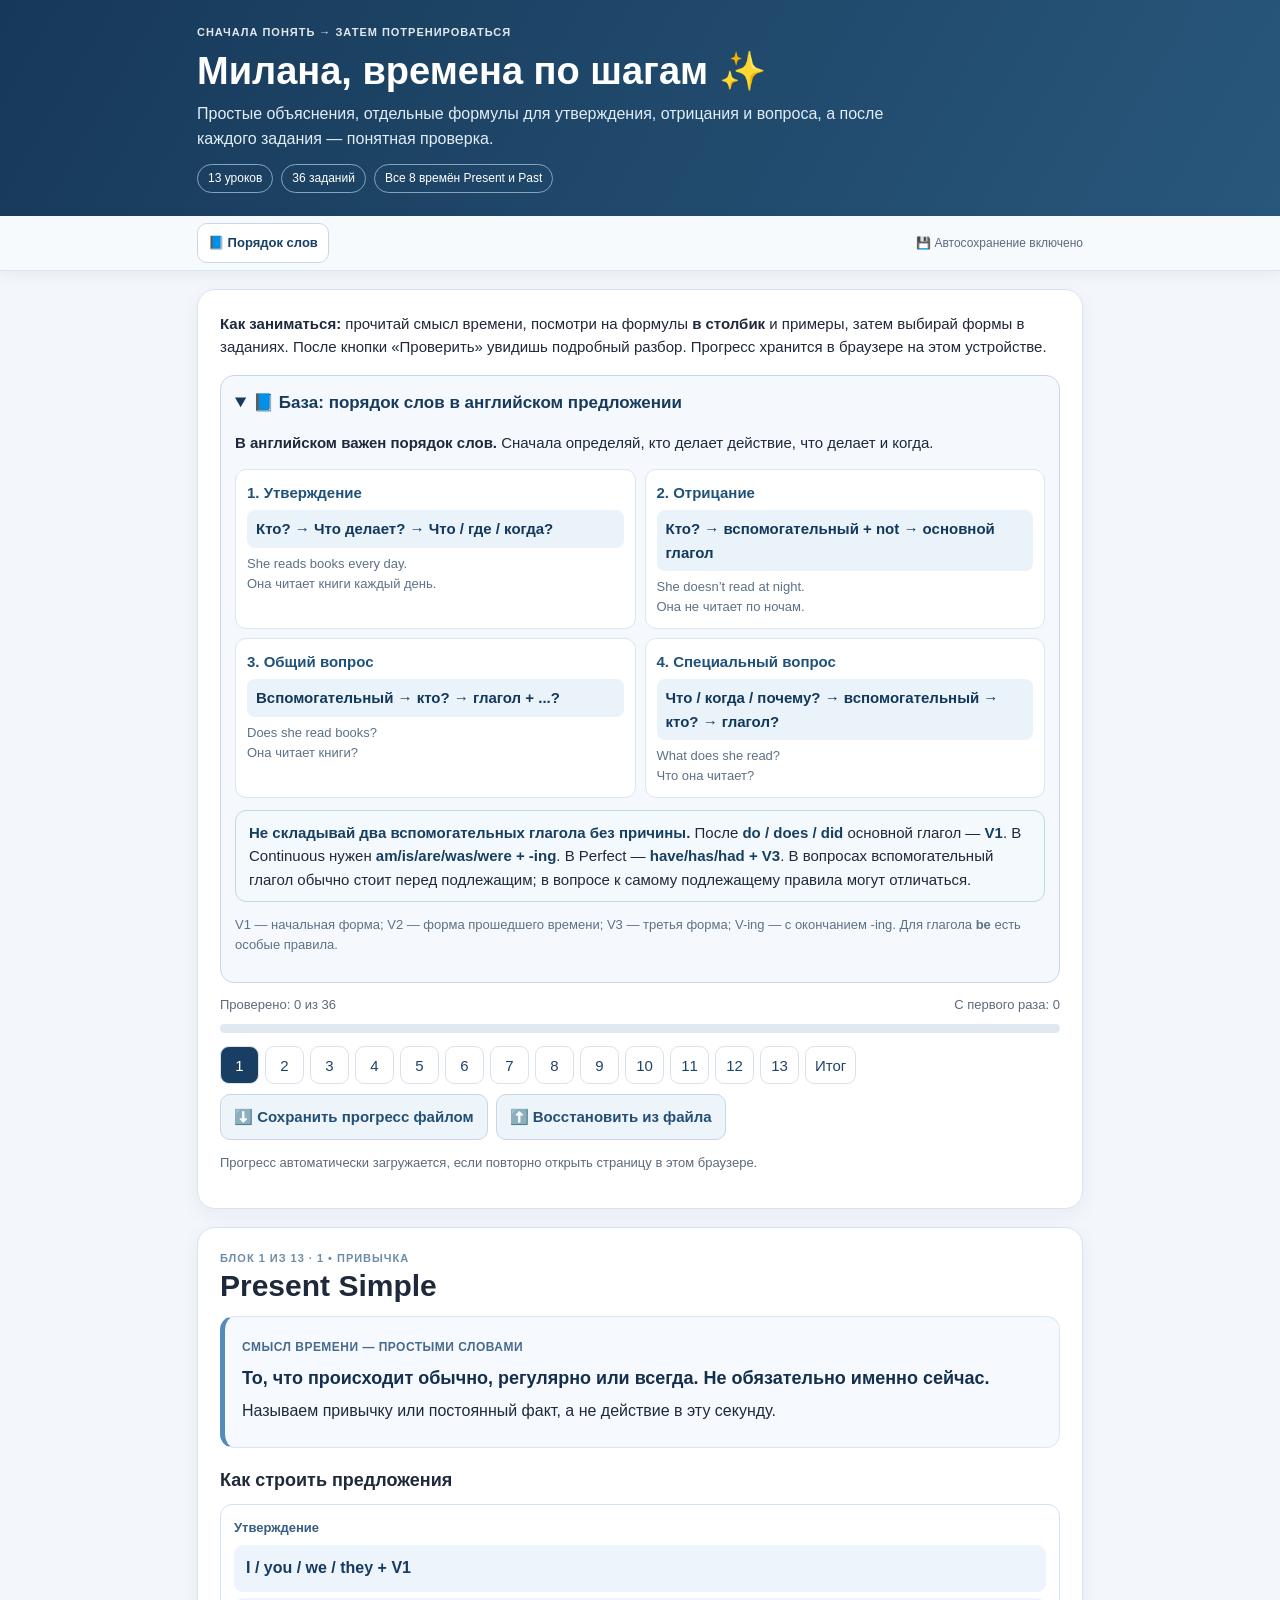
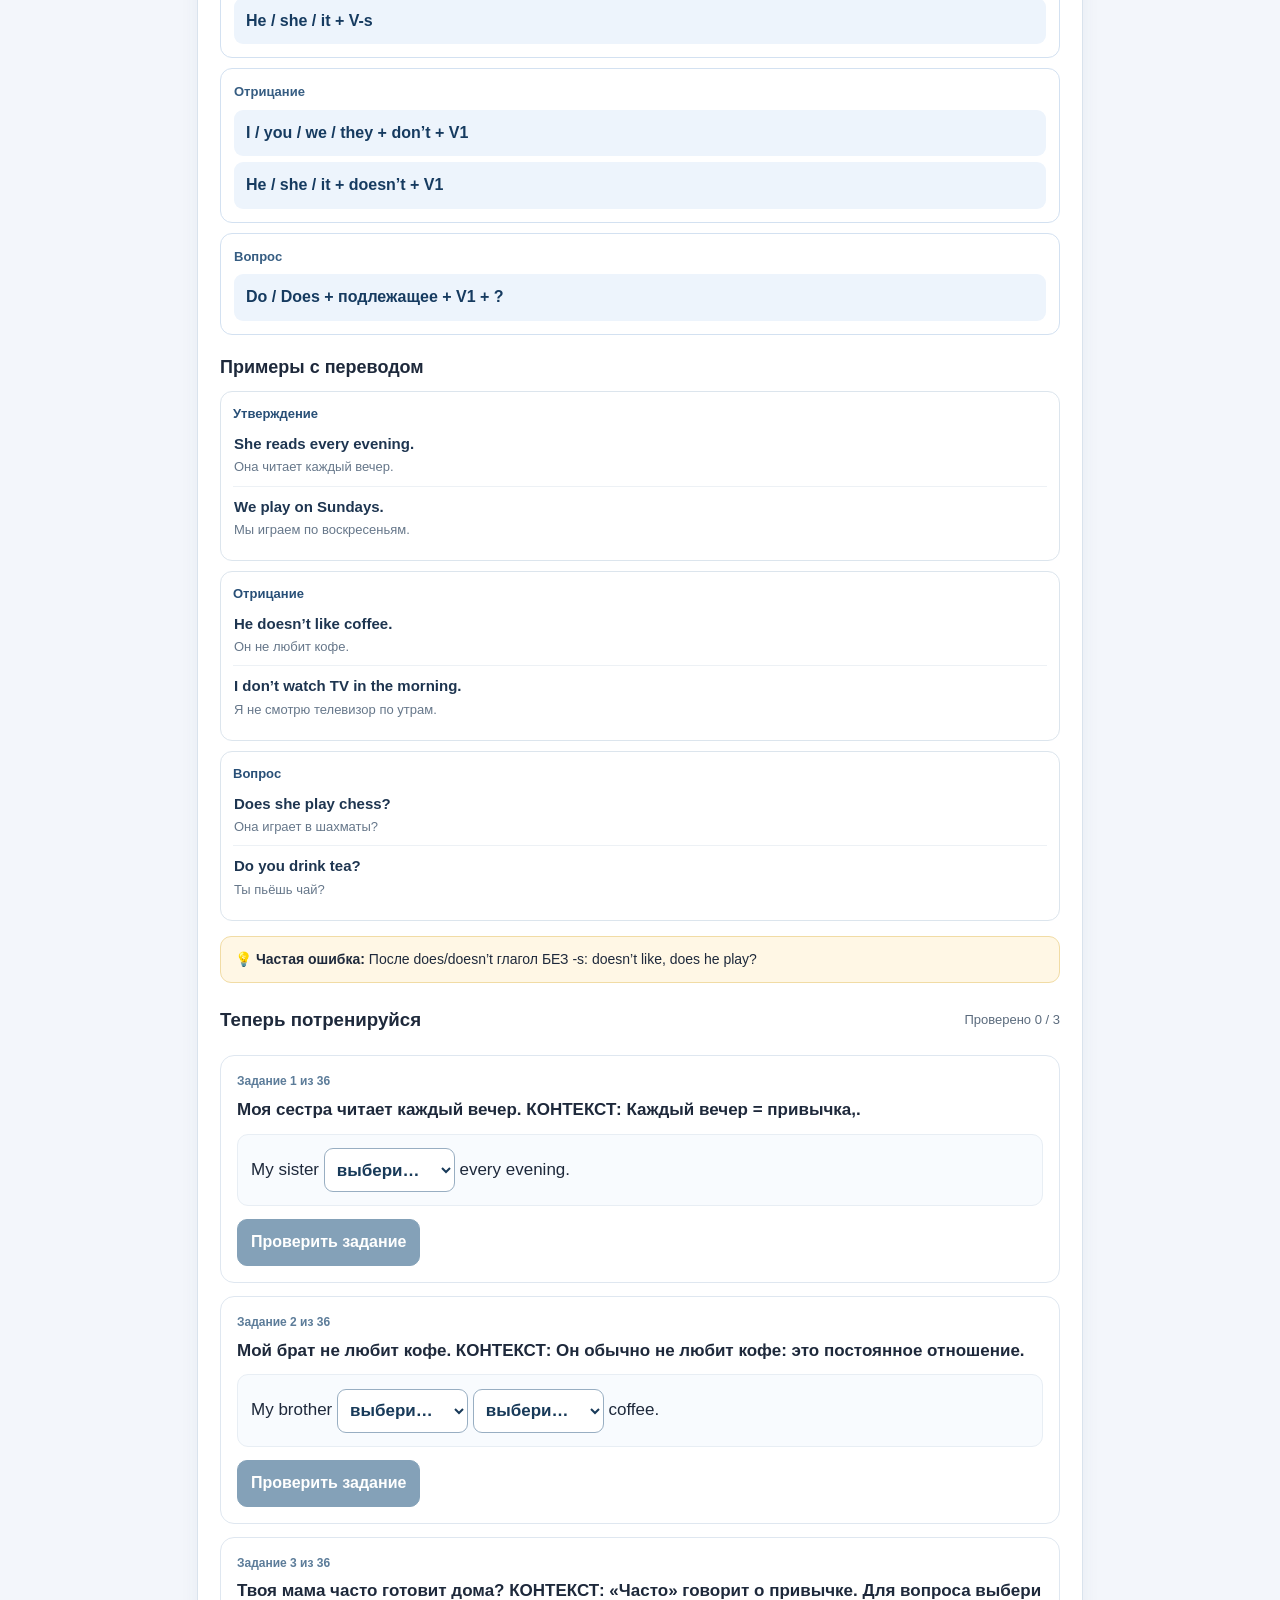
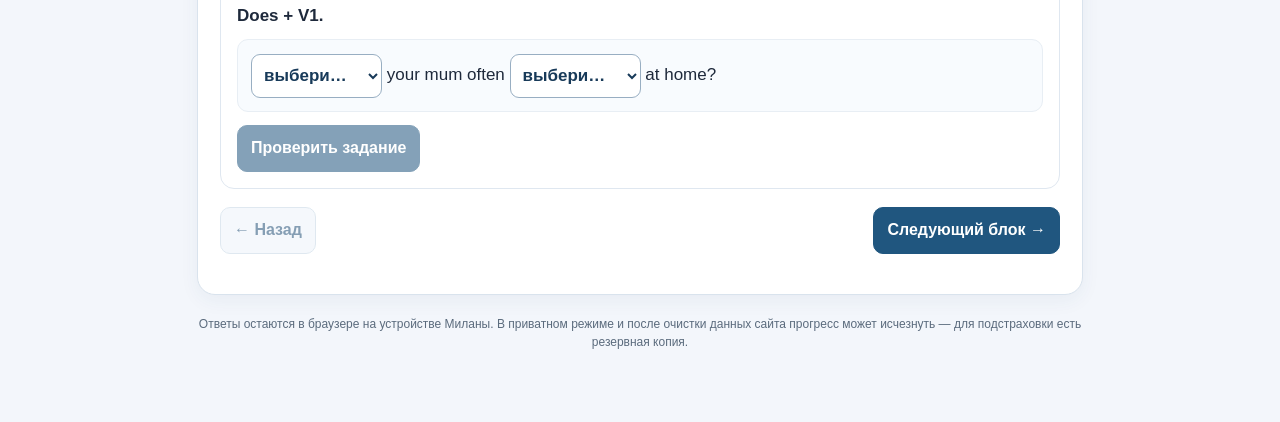
<file: learning-steps/index.html>
<!doctype html>
<html lang="ru"><head><meta charset="utf-8"><meta name="viewport" content="width=device-width, initial-scale=1, viewport-fit=cover"><meta name="theme-color" content="#1b4166"><title>Милана — времена по шагам</title>
<style>
:root{color-scheme:light;--navy:#193a5b;--ink:#1e293b;--muted:#5b6b7d;--bg:#f3f6fb;--border:#d9e3ed;--good:#147452;--bad:#ae3434;--blue:#28649a}
*{box-sizing:border-box}html{scroll-behavior:smooth;scroll-padding-top:90px}body{margin:0;background:var(--bg);color:var(--ink);font:16px/1.55 -apple-system,BlinkMacSystemFont,'Segoe UI',Arial,sans-serif}button,select{font:inherit}button{cursor:pointer;touch-action:manipulation}button:disabled{cursor:not-allowed;opacity:.55}.wrap{width:min(920px,100%);margin:auto;padding:0 17px 50px}header{background:linear-gradient(120deg,#173959,#28577b);color:#fff;padding:24px 0 23px}.top{max-width:920px;margin:auto;padding:0 17px}.eyebrow{font-size:11px;letter-spacing:.09em;text-transform:uppercase;opacity:.88;font-weight:800}.top h1{font-size:clamp(25px,5vw,38px);line-height:1.18;margin:8px 0}.top p{max-width:730px;margin:8px 0;color:#e2edf7}.tags{display:flex;flex-wrap:wrap;gap:8px;margin-top:13px}.tag{border:1px solid #88a4bd;color:#fff;border-radius:999px;font-size:12px;padding:4px 10px}.bar{position:sticky;top:0;z-index:30;background:rgba(247,250,253,.96);backdrop-filter:blur(15px);border-bottom:1px solid var(--border);box-shadow:0 3px 13px #234b7611}.barin{width:min(920px,100%);margin:auto;display:flex;align-items:center;gap:8px;justify-content:space-between;padding:7px 17px}.mini-btn{background:white;border:1px solid #c6d7e7;color:#174065;border-radius:10px;min-height:40px;padding:7px 10px;font-weight:750;font-size:13px}.mini-status{font-size:12px;color:var(--muted);text-align:right}.panel{background:white;border:1px solid var(--border);border-radius:18px;padding:22px;margin-top:18px;box-shadow:0 6px 19px #26466a0e}.panel h2{margin:0 0 12px;font-size:clamp(22px,4vw,30px);line-height:1.25}.welcome{font-size:15px}.statsline{display:flex;align-items:center;justify-content:space-between;gap:12px;flex-wrap:wrap;margin:12px 0 4px}.track{height:9px;border-radius:25px;overflow:hidden;background:#e1e8f2;margin:9px 0}.track>div{height:100%;background:#329a77;transition:width .2s}.indexnav{display:flex;flex-wrap:wrap;gap:6px;margin-top:13px}.indexnav button{border:1px solid var(--border);background:#fff;color:#204468;border-radius:9px;min-width:39px;min-height:38px;padding:5px 9px}.indexnav button.active{background:#193e63;color:#fff}.indexnav button.done{border-color:#9dcbb7}.introguide{border:1px solid #c4d7ed;background:#f5f9fd;border-radius:14px;margin-top:16px;padding:14px}.introguide summary{cursor:pointer;font-size:17px;font-weight:800;color:#183b5d}.guide-content{margin-top:12px}.guide-grid{display:grid;grid-template-columns:repeat(2,minmax(0,1fr));gap:9px}.guideitem{background:#fff;border:1px solid #dce5f0;border-radius:11px;padding:11px}.guideitem strong{display:block;color:#1f527a;margin-bottom:6px}.grammarpattern{font-size:15px;font-weight:750;color:#12385b;display:block;padding:7px 9px;border-radius:8px;background:#eaf2fa;margin:6px 0;overflow-wrap:anywhere}.note{font-size:13px;color:#5d7187}.theory{background:#f6faff;border:1px solid #d8e7f5;border-left:5px solid #558bbb;border-radius:14px;padding:17px;margin:12px 0}.theory p{margin:6px 0}.label{font-size:12px;font-weight:800;text-transform:uppercase;letter-spacing:.04em;color:#466b8e}.meaning{font-weight:800;color:#142f4d;font-size:18px;margin:5px 0}.buildtitle{font-size:18px;margin:19px 0 8px}.formula-stack,.samples-stack{display:grid;grid-template-columns:1fr;gap:10px;margin:9px 0 15px}.formula-row{background:white;border:1px solid #d3e1f1;border-radius:12px;padding:13px}.formula-row .type{display:block;color:#365d82;font-size:13px;font-weight:800;margin-bottom:7px}.formula-code{display:block;background:#edf4fc;color:#163b60;border-radius:9px;padding:11px 12px;font-size:16px;font-weight:780;white-space:normal;overflow-wrap:anywhere;margin-top:6px}.samples-label{font-size:13px;font-weight:800;color:#284f77}.sample-box{border:1px solid #dce5ed;background:#fff;border-radius:12px;padding:12px}.sample{padding:8px 1px}.sample+.sample{border-top:1px solid #edf1f5}.sample .en{font-weight:700;display:block;font-size:15px;color:#1e3550}.sample .ru-trans{display:block;font-size:13px;color:#66778a;margin-top:2px}.tip{background:#fff7e5;border:1px solid #f1dca5;padding:12px 14px;border-radius:11px;margin:14px 0;font-size:14px}.question{margin:13px 0;border:1px solid #dfe7f0;border-radius:14px;background:#fff;padding:16px;scroll-margin-top:75px}.qnum{font-size:12px;font-weight:800;color:#5c7c99}.ru{font-weight:750;font-size:17px;line-height:1.45;margin:7px 0 11px}.vocab{padding:8px 10px;background:#edf5fc;border-radius:10px;color:#506f8b;font-size:13px;margin:8px 0}.sentence{font-size:17px;line-height:2.6;background:#f8fbfe;border:1px solid #e8eef4;border-radius:11px;padding:13px;overflow-wrap:anywhere}.pick{display:inline-block;max-width:100%;min-width:84px;min-height:44px;white-space:normal;vertical-align:middle;border:1px solid #98aec2;border-radius:9px;background:#fff;color:#183a59;font-weight:700;padding:8px 18px 8px 8px}.pick:focus{outline:3px solid #9dccff;outline-offset:2px}.pick.good{background:#eaf8ef;border-color:#44ad7e}.pick.bad{background:#fff0f0;border-color:#d87777}.actions,.sectionnav{display:flex;gap:9px;flex-wrap:wrap;margin-top:13px}.btn{border:1px solid #c6d6e4;background:#edf4fa;color:#234f77;border-radius:10px;min-height:45px;padding:10px 13px;font-weight:750}.btn.primary{background:#20567f;color:#fff;border-color:#20567f}.btn.danger{border-color:#e1a8a8;color:#8d2727;background:#fff}.feedback{background:#f1f7fc;border:1px solid #c8def0;border-radius:12px;padding:13px;margin-top:13px;font-size:14px}.feedback.success{background:#edf8f1;border-color:#b7e4c9}.feedback h4{margin:0 0 8px;font-size:16px}.feedback li{margin-bottom:8px}.feedback ol{padding-left:19px;margin:8px 0}.feedback .right{color:var(--good)}.feedback .wrong{color:var(--bad)}.answerbox{border:1px solid #d3dfeb;background:#fff;padding:11px 12px;border-radius:10px;margin:10px 0;font-weight:700;overflow-wrap:anywhere}.sectionnav{justify-content:space-between;margin:18px 0}.num{font-variant-numeric:tabular-nums}.muted{color:var(--muted)}.small{font-size:13px}.scorebig{font-size:38px;color:#186446;font-weight:900}.end{border-color:#b8dcc8;background:#eef9f3}.irreg-scroll{overflow-x:auto}.irreg{border-collapse:collapse;width:100%;background:#fff;font-size:14px;margin:9px 0 0}.irreg th,.irreg td{padding:9px 8px;border-bottom:1px solid #e2eaf2;text-align:left;white-space:nowrap}.irreg th{background:#eaf2fc;color:#234e77}.save-note{color:#1b755b;font-size:13px}.backup{margin-top:10px;display:flex;gap:8px;flex-wrap:wrap}.hidden{display:none!important}footer{text-align:center;color:var(--muted);font-size:12px;margin:20px 0}.fileinput{display:none}.preface{margin-top:12px;border:1px solid #c4d7e6;background:#f4f9fd;border-radius:11px;padding:10px 13px}.preface b{color:#173f60}@media(max-width:640px){.wrap{padding:0 11px 28px}.top{padding:0 14px}.barin{padding:7px 11px}.panel{padding:14px;border-radius:13px}.question{padding:12px}.guide-grid{grid-template-columns:1fr}.theory{padding:13px}.formula-row{padding:11px}.sentence{font-size:16px;padding:11px;line-height:2.8}.pick{font-size:16px;min-width:78px;max-width:160px}.btn{flex:1;min-width:125px}.sectionnav .btn{min-width:0}.mini-status{font-size:11px}.formula-code{font-size:15px}}
</style></head><body>
<header><div class="top"><div class="eyebrow">Сначала понять → затем потренироваться</div><h1>Милана, времена по шагам ✨</h1><p>Простые объяснения, отдельные формулы для утверждения, отрицания и вопроса, а после каждого задания — понятная проверка.</p><div class="tags"><span class="tag">13 уроков</span><span class="tag">36 заданий</span><span class="tag">Все 8 времён Present и Past</span></div></div></header>
<div class="bar"><div class="barin"><button class="mini-btn" id="jumpGuide" type="button">📘 Порядок слов</button><span class="mini-status" id="saveIndicator">💾 Ответы сохраняются автоматически</span></div></div>
<div class="wrap">
<section class="panel welcome" id="startPanel"><b>Как заниматься:</b> прочитай смысл времени, посмотри на формулы <b>в столбик</b> и примеры, затем выбирай формы в заданиях. После кнопки «Проверить» увидишь подробный разбор. Прогресс хранится в браузере на этом устройстве.
<details class="introguide" id="guide" open><summary>📘 База: порядок слов в английском предложении</summary><div class="guide-content">
<p><b>В английском важен порядок слов.</b> Сначала определяй, кто делает действие, что делает и когда.</p>
<div class="guide-grid">
<div class="guideitem"><strong>1. Утверждение</strong><span class="grammarpattern">Кто? → Что делает? → Что / где / когда?</span><div class="note">She reads books every day.<br>Она читает книги каждый день.</div></div>
<div class="guideitem"><strong>2. Отрицание</strong><span class="grammarpattern">Кто? → вспомогательный + not → основной глагол</span><div class="note">She doesn’t read at night.<br>Она не читает по ночам.</div></div>
<div class="guideitem"><strong>3. Общий вопрос</strong><span class="grammarpattern">Вспомогательный → кто? → глагол + ...?</span><div class="note">Does she read books?<br>Она читает книги?</div></div>
<div class="guideitem"><strong>4. Специальный вопрос</strong><span class="grammarpattern">Что / когда / почему? → вспомогательный → кто? → глагол?</span><div class="note">What does she read?<br>Что она читает?</div></div>
</div>
<div class="preface"><b>Не складывай два вспомогательных глагола без причины.</b> После <b>do / does / did</b> основной глагол — <b>V1</b>. В Continuous нужен <b>am/is/are/was/were + -ing</b>. В Perfect — <b>have/has/had + V3</b>. В вопросах вспомогательный глагол обычно стоит перед подлежащим; в вопросе к самому подлежащему правила могут отличаться.</div>
<p class="note">V1 — начальная форма; V2 — форма прошедшего времени; V3 — третья форма; V-ing — с окончанием -ing. Для глагола <b>be</b> есть особые правила.</p>
</div></details>
<div class="statsline"><span id="progressText" class="small muted">Проверено: 0 из 36</span><span id="scoreText" class="small muted">С первого раза: 0</span></div><div class="track"><div id="progressBar"></div></div><div id="indexnav" class="indexnav" aria-label="Выбор раздела"></div>
<div class="backup"><button type="button" class="btn" id="exportBackup">⬇️ Сохранить прогресс файлом</button><button type="button" class="btn" id="importBackup">⬆️ Восстановить из файла</button><input type="file" id="backupFile" class="fileinput" accept=".json,application/json"></div><p class="muted small" id="restoreInfo">Прогресс автоматически загружается, если повторно открыть страницу в этом браузере.</p>
</section>
<main id="app" aria-live="polite"></main>
<footer>Ответы остаются в браузере на устройстве Миланы. В приватном режиме и после очистки данных сайта прогресс может исчезнуть — для подстраховки есть резервная копия.</footer>
</div>
<script>/* MILANA_LEARNING_STEPS_V2 */
const BLOCKS=[{"title":"Present Simple","tag":"1 • ПРИВЫЧКА","meaning":"То, что происходит обычно, регулярно или всегда. Не обязательно именно сейчас.","why":"Называем привычку или постоянный факт, а не действие в эту секунду.","formula":"I/you/we/they + V1; he/she/it + V-s. Отрицание: don’t/doesn’t + V1. Вопрос: Do/Does + подлежащее + V1?","example":"She plays every day. — Она играет каждый день.","tip":"После does/doesn’t глагол БЕЗ -s: doesn’t like, does he play?","questions":[{"ru":"Моя сестра читает каждый вечер. КОНТЕКСТ: Каждый вечер = привычка,.","eng":"My sister {0} every evening.","slots":[{"opts":["read","reads","is reading"],"correct":"reads","rule":"Сестра = she. В утверждении Present Simple добавляем к глаголу -s.","wrong":{"read":"Для he/she/it нужна форма с -s.","is reading":"Это действие в процессе; здесь сказано о регулярной привычке."}}],"why":"Каждый вечер = привычка, поэтому Simple, а не Continuous.","vocab":""},{"ru":"Мой брат не любит кофе. КОНТЕКСТ: Он обычно не любит кофе: это постоянное отношение.","eng":"My brother {0} {1} coffee.","slots":[{"opts":["doesn’t","didn’t","isn’t"],"correct":"doesn’t","rule":"Брат = he, отрицание в настоящем — doesn’t.","wrong":{"didn’t":"Это отрицание в прошлом.","isn’t":"С isn’t нельзя ставить обычный глагол like без -ing."}},{"opts":["likes","like","liked"],"correct":"like","rule":"После doesn’t нужен начальный глагол like.","wrong":{"likes":"-s уже содержится в does: второй раз не добавляем.","liked":"Это прошедшая форма, после doesn’t она невозможна."}}],"why":"Он обычно не любит кофе: это постоянное отношение.","vocab":""},{"ru":"Твоя мама часто готовит дома? КОНТЕКСТ: «Часто» говорит о привычке. Для вопроса выбери Does + V1.","eng":"{0} your mum often {1} at home?","slots":[{"opts":["Does","Do","Did"],"correct":"Does","rule":"Mum = she, вопрос настоящего времени с Does.","wrong":{"Do":"С he/she/it выбираем Does.","Did":"Это вопрос о прошлом."}},{"opts":["cooks","cook","cooking"],"correct":"cook","rule":"После Does ставим глагол без -s.","wrong":{"cooks":"Окончание -s нельзя оставлять после Does.","cooking":"Для Continuous потребовалась бы конструкция is cooking."}}],"why":"«Часто» говорит о привычке. Для вопроса выбери Does + V1.","vocab":""}]},{"title":"Present Continuous","tag":"2 • СЕЙЧАС","meaning":"Действие происходит прямо сейчас или в текущий временный период.","why":"Представь кадр: что человек делает в этот момент?","formula":"am/is/are + V-ing. Отрицание: am/is/are + not + V-ing. Вопрос: Am/Is/Are + подлежащее + V-ing?","example":"She is playing now. — Она сейчас играет.","tip":"После am/is/are при описании действия нужен -ing: is reading, are playing.","questions":[{"ru":"Смотри! Мама сейчас готовит. КОНТЕКСТ: Смотри! Это действие прямо сейчас.","eng":"Look! Mum {0} {1} now.","slots":[{"opts":["is","are","does"],"correct":"is","rule":"Mum = she, поэтому is.","wrong":{"are":"Are подходит для you/we/they.","does":"В Continuous нужен is, а не does."}},{"opts":["cooks","cook","cooking"],"correct":"cooking","rule":"После is в Continuous глагол с -ing.","wrong":{"cooks":"Это форма Present Simple.","cook":"Здесь нужна форма cooking."}}],"why":"Смотри! Это действие прямо сейчас.","vocab":""},{"ru":"Мы сейчас не смотрим телевизор. КОНТЕКСТ: Сейчас не смотрим — отрицание Continuous.","eng":"We {0} {1} TV right now.","slots":[{"opts":["aren’t","don’t","weren’t"],"correct":"aren’t","rule":"We + are not = aren’t.","wrong":{"don’t":"Это отрицание Simple, а сейчас идёт речь о процессе.","weren’t":"Это прошедшее время."}},{"opts":["watch","watched","watching"],"correct":"watching","rule":"Continuous строится с V-ing.","wrong":{"watch":"Без -ing это не Continuous.","watched":"Это прошедшая форма."}}],"why":"Сейчас не смотрим — отрицание Continuous.","vocab":""},{"ru":"Что твоя сестра делает сейчас? КОНТЕКСТ: What is + подлежащее + V-ing?.","eng":"What {0} your sister {1} now?","slots":[{"opts":["does","is","was"],"correct":"is","rule":"Вопрос о процессе сейчас: What is…?","wrong":{"does":"Does спрашивает об обычной привычке.","was":"Was относится к моменту в прошлом."}},{"opts":["do","does","doing"],"correct":"doing","rule":"С is нужен doing.","wrong":{"do":"После is не хватает -ing.","does":"Это форма Simple, здесь нужна doing."}}],"why":"What is + подлежащее + V-ing?","vocab":""}]},{"title":"Present Perfect","tag":"3 • УЖЕ К СЕЙЧАС","meaning":"Действие произошло раньше; важен результат сейчас. Иногда — жизненный опыт.","why":"Мы не говорим, когда именно в прошлом; смотрим, что уже сделано к этому моменту.","formula":"have/has + V3. Отрицание: haven’t/hasn’t + V3. Вопрос: Have/Has + подлежащее + V3?","example":"I have finished my work. — Я уже закончил работу.","tip":"После have/has нужна V3: eaten, written, seen; не ate, wrote, saw.","questions":[{"ru":"Я уже написал письмо. КОНТЕКСТ: Письмо уже готово сейчас: важен результат.","eng":"I {0} already {1} a letter.","slots":[{"opts":["have","has","had"],"correct":"have","rule":"I + have в Present Perfect.","wrong":{"has":"Has используется с he/she/it.","had":"Had Perfect относится к моменту в прошлом."}},{"opts":["wrote","written","writing"],"correct":"written","rule":"Write — wrote — written. После have используется третья форма written.","wrong":{"wrote":"Это V2 (Past Simple), здесь нужна V3.","writing":"-ing используется в Continuous."}}],"why":"Письмо уже готово сейчас: важен результат.","vocab":"write — wrote — written (писать)"},{"ru":"Она ещё не поела. КОНТЕКСТ: Она пока ещё не поела; результат не получен к сейчас.","eng":"She {0} {1} yet.","slots":[{"opts":["haven’t","hasn’t","didn’t"],"correct":"hasn’t","rule":"She + has not = hasn’t.","wrong":{"haven’t":"С she используется has, не have.","didn’t":"Это Past Simple; здесь важно, что результата пока нет сейчас."}},{"opts":["ate","eat","eaten"],"correct":"eaten","rule":"Eat — ate — eaten: для Perfect нужна V3.","wrong":{"ate":"Это вторая форма.","eat":"Это начальная форма, после hasn’t нужна V3."}}],"why":"Она пока ещё не поела; результат не получен к сейчас.","vocab":"eat — ate — eaten (есть)"},{"ru":"Ты когда-нибудь видел снег? КОНТЕКСТ: Опыт в жизни до настоящего момента — нужный смысл.","eng":"{0} you ever {1} snow?","slots":[{"opts":["Do","Have","Did"],"correct":"Have","rule":"Вопрос о жизненном опыте: Have you ever…?","wrong":{"Do":"Do спрашивает о привычке.","Did":"Did спрашивает о конкретном событии в прошлом."}},{"opts":["saw","see","seen"],"correct":"seen","rule":"See — saw — seen. После Have нужна V3.","wrong":{"saw":"Это V2.","see":"Это V1."}}],"why":"Опыт в жизни до настоящего момента — Present Perfect.","vocab":"see — saw — seen (видеть)"}]},{"title":"Present Perfect Continuous","tag":"4 • ДЛИТСЯ ДО СЕЙЧАС","meaning":"Началось раньше и всё ещё продолжается; иногда только что закончилось, и виден след процесса.","why":"Важна длительность: сколько времени человек этим занимается до настоящего момента.","formula":"have/has + been + V-ing; с длительностью обычно for + период.","example":"I have been reading for two hours. — Я читаю уже два часа.","tip":"Три части: have/has + been + reading. Нельзя терять been.","questions":[{"ru":"Я жду уже час. Я всё ещё жду. КОНТЕКСТ: Ожидание началось час назад и до сих пор продолжается.","eng":"I {0} {1} waiting {2} an hour.","slots":[{"opts":["am","have","had"],"correct":"have","rule":"Сейчас процесс длится уже час: Present Perfect Continuous начинается с have.","wrong":{"am":"Am waiting — это только процесс сейчас, без связи с длительностью до сейчас.","had":"Had been относится к прошлому моменту."}},{"opts":["be","been","being"],"correct":"been","rule":"После have в этом времени обязательно been.","wrong":{"be":"Нужна третья форма been.","being":"Being здесь не заменяет been."}},{"opts":["since","for","at"],"correct":"for","rule":"For + отрезок времени: for an hour.","wrong":{"since":"Since + момент начала, а не длительность.","at":"At не выражает продолжительность."}}],"why":"Ожидание началось час назад и до сих пор продолжается.","vocab":""},{"ru":"Сестра учится играть на гитаре уже два месяца. Она продолжает. КОНТЕКСТ: Учиться начала два месяца назад и продолжает.","eng":"My sister {0} {1} {2} to play the guitar for two months.","slots":[{"opts":["have","has","is"],"correct":"has","rule":"Sister = she → has.","wrong":{"have":"С she нужен has.","is":"Is learning не выражает длительность до настоящего момента в этой конструкции."}},{"opts":["be","been","being"],"correct":"been","rule":"Has been — необходимая часть формулы.","wrong":{"be":"Нужна форма been.","being":"Здесь нужна been."}},{"opts":["learn","learning","learned"],"correct":"learning","rule":"После has been глагол с -ing.","wrong":{"learn":"Не хватает -ing.","learned":"Это V2/V3, а не процесс с -ing."}}],"why":"Учиться начала два месяца назад и продолжает.","vocab":"learn to play — учиться играть"},{"ru":"Том работает здесь с понедельника. Он всё ещё работает здесь. КОНТЕКСТ: С понедельника до сих пор → действие продолжается.","eng":"Tom {0} {1} working here {2} Monday.","slots":[{"opts":["have","has","had"],"correct":"has","rule":"Tom = he, берём has.","wrong":{"have":"С he используется has.","had":"Had been — время до момента в прошлом."}},{"opts":["being","be","been"],"correct":"been","rule":"В Present Perfect Continuous ставим been.","wrong":{"being":"Being не подходит вместо been.","be":"После has нужна V3 been."}},{"opts":["for","since","during"],"correct":"since","rule":"Since Monday — с момента понедельника.","wrong":{"for":"For требует продолжительность, например for two days.","during":"During означает «во время», не «с какого момента»."}}],"why":"С понедельника до сих пор → действие продолжается.","vocab":""}]},{"title":"Past Simple","tag":"5 • ФАКТ В ПРОШЛОМ","meaning":"Что-то произошло или не произошло в прошлом. Часто знаем, когда именно.","why":"Вчера = законченный отрезок. Просто говорим, что случилось.","formula":"Утверждение: V2. Отрицание: didn’t + V1. Вопрос: Did + подлежащее + V1?","example":"I went home yesterday. — Я вчера пошёл домой.","tip":"После did/didn’t всегда V1. Did you go? Не «Did you went?»","questions":[{"ru":"Вчера я играл дома. КОНТЕКСТ: Говорим о завершённом вчерашнем событии.","eng":"Yesterday I {0} at home.","slots":[{"opts":["play","played","playing"],"correct":"played","rule":"Для обычного глагола в Past Simple используем -ed.","wrong":{"play":"Это начальная форма, а нужно прошлое.","playing":"Это часть Continuous, не факт закончившегося действия."}}],"why":"Говорим о завершённом вчерашнем событии.","vocab":""},{"ru":"Вчера Анна не ходила в школу. КОНТЕКСТ: Два шага: отрицание прошлого + глагол без изменений.","eng":"Anna {0} {1} to school yesterday.","slots":[{"opts":["doesn’t","didn’t","wasn’t"],"correct":"didn’t","rule":"Вчера → Past Simple; отрицание с обычным глаголом — didn’t.","wrong":{"doesn’t":"Doesn’t — настоящее время.","wasn’t":"С wasn’t обычно нужен -ing для Continuous; здесь Simple."}},{"opts":["went","going","go"],"correct":"go","rule":"После didn’t глагол только V1: go.","wrong":{"went":"Went уже прошедшее; после didn’t второй раз прошедшую форму не ставим.","going":"Не нужен -ing после didn’t."}}],"why":"Два шага: отрицание прошлого + глагол без изменений.","vocab":"go — went — gone (идти)"},{"ru":"Ты видел друга вчера? КОНТЕКСТ: Did you + V1? Не добавляй прошлое время в основной глагол.","eng":"{0} you {1} your friend yesterday?","slots":[{"opts":["Do","Did","Have"],"correct":"Did","rule":"Вопрос о конкретном вчерашнем событии: Did.","wrong":{"Do":"Do — настоящее время.","Have":"Have you seen — опыт или связь с сейчас, а здесь «вчера»."}},{"opts":["saw","seen","see"],"correct":"see","rule":"После Did нужна V1: see.","wrong":{"saw":"Saw — V2, но Did уже показывает прошедшее.","seen":"Seen — V3 для Perfect."}}],"why":"Did you + V1? Не добавляй прошлое время в основной глагол.","vocab":"see — saw — seen (видеть)"}]},{"title":"Past Continuous","tag":"6 • ПРОЦЕСС ТОГДА","meaning":"Действие шло в определённый момент прошлого.","why":"Представь фотографию из прошлого: чем человек был занят в тот момент?","formula":"was/were + V-ing. Отрицание: wasn’t/weren’t + V-ing. Вопрос: Was/Were + подлежащее + V-ing?","example":"I was reading at 7 yesterday. — Я читал вчера в 7.","tip":"В Continuous нельзя писать was watched, was clean: только was watching, was cleaning.","questions":[{"ru":"Вчера в 8 я читал книгу (в тот момент). КОНТЕКСТ: Важен момент в прошлом, в который шёл процесс.","eng":"At 8 yesterday I {0} {1} a book.","slots":[{"opts":["am","was","were"],"correct":"was","rule":"I → was, речь о прошлом.","wrong":{"am":"Am — настоящее время.","were":"I was, не I were в обычном утверждении."}},{"opts":["read","reading","reads"],"correct":"reading","rule":"Was + reading — действие в процессе.","wrong":{"read":"Здесь нужен -ing.","reads":"Это Present Simple с -s."}}],"why":"Важен момент в прошлом, в который шёл процесс.","vocab":""},{"ru":"Когда я вошёл, дети играли. КОНТЕКСТ: При входе дети были в процессе игры.","eng":"When I came in, the children {0} {1}.","slots":[{"opts":["was","were","are"],"correct":"were","rule":"Children = they, в прошлом — were.","wrong":{"was":"Children — множественное число, нужно were.","are":"Are — настоящее."}},{"opts":["played","play","playing"],"correct":"playing","rule":"Were + V-ing.","wrong":{"played":"Played говорит о факте; с were нужна playing.","play":"Не хватает -ing."}}],"why":"При входе дети были в процессе игры.","vocab":""},{"ru":"Мама не спала вчера в 9 вечера. КОНТЕКСТ: Был конкретный момент — 9 вечера — и описываем состояние процесса.","eng":"Mum {0} {1} at 9 last night.","slots":[{"opts":["wasn’t","didn’t","isn’t"],"correct":"wasn’t","rule":"Отрицание процесса в прошлом: wasn’t.","wrong":{"didn’t":"Для Past Simple было бы didn’t sleep; здесь процесс в момент.","isn’t":"Это настоящее время."}},{"opts":["sleep","sleeping","slept"],"correct":"sleeping","rule":"После wasn’t нужна форма sleeping.","wrong":{"sleep":"После wasn’t нельзя V1 без -ing.","slept":"Это V2, не Continuous."}}],"why":"Был конкретный момент — 9 вечера — и описываем состояние процесса.","vocab":""}]},{"title":"Past Perfect","tag":"7 • УЖЕ ДО ТОГО","meaning":"Одно действие завершилось раньше другого события в прошлом.","why":"Как будто оглядываемся из прошлого назад: к тому моменту уже было готово.","formula":"had + V3. Отрицание: hadn’t + V3. Вопрос: Had + подлежащее + V3?","example":"Mum had cooked dinner before I came home. — Мама приготовила до моего прихода.","tip":"После had для Perfect нужна V3: eaten, written, gone, cooked.","questions":[{"ru":"Когда я пришёл, мама уже поела. КОНТЕКСТ: Два события в прошлом: сначала поела, потом я пришёл.","eng":"When I arrived, Mum {0} already {1}.","slots":[{"opts":["has","have","had"],"correct":"had","rule":"Уже поела к моему приходу — Past Perfect начинается с had.","wrong":{"has":"Has относится к Present Perfect, а точка отсчёта здесь в прошлом.","have":"Have — настоящее."}},{"opts":["ate","eat","eaten"],"correct":"eaten","rule":"Eat — ate — eaten: после had нужна V3.","wrong":{"ate":"Это V2, после had нужна V3.","eat":"Это V1, после had нужна V3."}}],"why":"Два события в прошлом: сначала поела, потом я пришёл.","vocab":"eat — ate — eaten (есть)"},{"ru":"Мы не видели эту книгу до урока. КОНТЕКСТ: Урок начался в прошлом; до него книги не видели.","eng":"We {0} {1} this book before the lesson started.","slots":[{"opts":["haven’t","hadn’t","weren’t"],"correct":"hadn’t","rule":"До другого события в прошлом: hadn’t.","wrong":{"haven’t":"Это результат к настоящему, а у нас прошлый момент.","weren’t":"С weren’t нужен -ing; здесь Perfect."}},{"opts":["saw","see","seen"],"correct":"seen","rule":"После hadn’t нужна V3: seen.","wrong":{"saw":"Это V2, Past Simple.","see":"Это V1."}}],"why":"Урок начался в прошлом; до него книги не видели.","vocab":"see — saw — seen (видеть)"},{"ru":"Когда папа пришёл, я уже написал письмо. КОНТЕКСТ: Результат был готов к другому прошлому событию.","eng":"When Dad came home, I {0} already {1} the letter.","slots":[{"opts":["has","had","did"],"correct":"had","rule":"Письмо написано до прихода папы: had.","wrong":{"has":"Has — настоящее.","did":"Did + V1 описывает факт, а здесь результат к прошлому моменту."}},{"opts":["wrote","written","writing"],"correct":"written","rule":"После had нужна V3 written.","wrong":{"wrote":"Wrote — V2, не V3.","writing":"-ing здесь не подходит."}}],"why":"Результат был готов к другому прошлому событию.","vocab":"write — wrote — written (писать)"}]},{"title":"Past Perfect Continuous","tag":"8 • ДЛИЛОСЬ ДО ТОГО","meaning":"Действие шло какое-то время до определённого момента в прошлом.","why":"Важно, как долго длился процесс к прошлому моменту (он мог ещё продолжаться).","formula":"had + been + V-ing; for + период.","example":"I had been waiting for an hour when she came. — Я ждал час к её приходу.","tip":"Здесь тоже 3 части: HAD + BEEN + V-ing, а не had doing.","questions":[{"ru":"Когда мама пришла, я уже час ждал автобус. Я ещё ждал. КОНТЕКСТ: Начал ждать раньше, мама пришла позже, процесс длился час.","eng":"When Mum came, I {0} {1} {2} for an hour.","slots":[{"opts":["have","had","was"],"correct":"had","rule":"Отсчитываем час до прихода мамы в прошлом → had.","wrong":{"have":"Have — связь с настоящим.","was":"Was waiting — процесс тогда, но без структуры длительности до того момента."}},{"opts":["be","been","being"],"correct":"been","rule":"После had для Continuous Perfect обязательно been.","wrong":{"be":"Нужна V3 been.","being":"Нужна been."}},{"opts":["wait","waiting","waited"],"correct":"waiting","rule":"После had been — V-ing.","wrong":{"wait":"Нет -ing.","waited":"Это V2/V3, не V-ing."}}],"why":"Начал ждать раньше, мама пришла позже, процесс длился час.","vocab":""},{"ru":"Когда папа вошёл, я уже два часа делал уроки. Я продолжал. КОНТЕКСТ: Я всё ещё делал домашнюю работу,.","eng":"When Dad came in, I {0} {1} doing my homework {2} two hours.","slots":[{"opts":["has","had","have"],"correct":"had","rule":"До момента в прошлом — had.","wrong":{"has":"С I has тоже неправильно и настоящее не подходит.","have":"Have — настоящее."}},{"opts":["been","be","was"],"correct":"been","rule":"Had been doing — полная формула.","wrong":{"be":"После had нужна форма been.","was":"Had was doing — невозможно."}},{"opts":["since","for","at"],"correct":"for","rule":"For two hours — на протяжении двух часов.","wrong":{"since":"Since относится к начальной точке, а не к промежутку.","at":"At two hours не выражает длительность."}}],"why":"Я всё ещё делал домашнюю работу, поэтому важен процесс, а не готовый результат.","vocab":""},{"ru":"Когда автобус приехал, мы ждали его уже 20 минут. КОНТЕКСТ: Автобус прибыл после двадцатиминутного ожидания.","eng":"When the bus arrived, we {0} {1} {2} for twenty minutes.","slots":[{"opts":["have","had","were"],"correct":"had","rule":"Отсчёт до приезда автобуса в прошлом — had.","wrong":{"have":"Время было бы связано с настоящим.","were":"Were waiting — процесс в момент, но здесь подчёркнута длительность до него."}},{"opts":["be","been","being"],"correct":"been","rule":"Had been — обязательная часть.","wrong":{"be":"После had нужна been.","being":"Нужна been."}},{"opts":["waited","wait","waiting"],"correct":"waiting","rule":"После had been — waiting.","wrong":{"waited":"Не -ing.","wait":"Не -ing."}}],"why":"Автобус прибыл после двадцатиминутного ожидания.","vocab":""}]},{"title":"Неправильные глаголы","tag":"9 • V1 / V2 / V3","meaning":"Некоторые глаголы в прошлом меняются не по правилу -ed.","why":"V2 нужен для Past Simple; V3 нужен после have, has, had в Perfect.","formula":"go—went—gone; see—saw—seen; eat—ate—eaten; write—wrote—written; take—took—taken; forget—forgot—forgotten.","example":"Yesterday I saw him. / I have seen him.","tip":"Не заучивай только перевод: связывай форму с её местом в конструкции.","questions":[{"ru":"Вчера я увидел друга. КОНТЕКСТ: Обычное завершённое событие вчера.","eng":"Yesterday I {0} my friend.","slots":[{"opts":["see","saw","seen"],"correct":"saw","rule":"Past Simple без вспомогательного глагола требует V2 saw.","wrong":{"see":"Это V1.","seen":"Это V3 для Perfect."}}],"why":"Обычное завершённое событие вчера.","vocab":"see — saw — seen"},{"ru":"Я уже видел этот фильм. КОНТЕКСТ: Есть жизненный опыт к настоящему моменту.","eng":"I have already {0} this film.","slots":[{"opts":["see","saw","seen"],"correct":"seen","rule":"После have нужна V3 seen.","wrong":{"see":"V1 здесь не подходит.","saw":"Saw — V2, а не V3."}}],"why":"Есть жизненный опыт к настоящему моменту.","vocab":"see — saw — seen"},{"ru":"Она уже забыла слово к началу урока. КОНТЕКСТ: Забыть успела до начала урока,.","eng":"She had already {0} the word before the lesson started.","slots":[{"opts":["forgot","forgotten","forget"],"correct":"forgotten","rule":"После had нужна V3 forgotten.","wrong":{"forgot":"Это V2; для Past Perfect нужна V3.","forget":"Это V1."}}],"why":"Забыть успела до начала урока, поэтому Past Perfect.","vocab":"forget — forgot — forgotten"},{"ru":"Ты вчера взял мою книгу? КОНТЕКСТ: Did + V1, всегда.","eng":"Did you {0} my book yesterday?","slots":[{"opts":["took","taken","take"],"correct":"take","rule":"После Did основная форма V1, даже у неправильного глагола.","wrong":{"took":"Took — V2, но прошедшее уже выражено Did.","taken":"Taken — V3 для Perfect."}}],"why":"Did + V1, всегда.","vocab":"take — took — taken"}]},{"title":"Simple и Continuous вместе","tag":"10 • ФАКТ + ПРОЦЕСС","meaning":"Одно короткое событие произошло, пока другое действие шло.","why":"Фоновый процесс — Continuous; событие, которое произошло, — Simple.","formula":"В настоящем: обычно / сейчас. В прошлом: was/were + V-ing (фон) + V2 (событие).","example":"I was reading when Dad called. — Я читал, когда папа позвонил.","tip":"Сначала найди длительный «фон», затем короткое событие.","questions":[{"ru":"Когда папа пришёл, я смотрел телевизор. КОНТЕКСТ: Приход папы — событие; просмотр телевизора — процесс на фоне.","eng":"When Dad {0} home, I {1} {2} TV.","slots":[{"opts":["came","was coming","come"],"correct":"came","rule":"Пришёл — отдельное завершённое событие (Past Simple).","wrong":{"was coming":"Здесь важен момент прихода, а не процесс пути.","come":"Нужна прошедшая форма came."}},{"opts":["am","were","was"],"correct":"was","rule":"I → was для процесса в прошлом.","wrong":{"am":"Это настоящее время.","were":"I was в обычном утверждении."}},{"opts":["watched","watch","watching"],"correct":"watching","rule":"После was — watching.","wrong":{"watched":"Was watched здесь не описывает действие в процессе.","watch":"Не хватает -ing."}}],"why":"Приход папы — событие; просмотр телевизора — процесс на фоне.","vocab":"come — came — come (приходить)"},{"ru":"Я обычно читаю, а сейчас смотрю телевизор. КОНТЕКСТ: Usually → привычка; right now → процесс сейчас.","eng":"I usually {0}, but right now I {1} {2} TV.","slots":[{"opts":["read","reads","reading"],"correct":"read","rule":"I + V1 в Present Simple для привычки.","wrong":{"reads":"-s не нужен после I.","reading":"Привычка не выражена формой -ing."}},{"opts":["am","was","do"],"correct":"am","rule":"Сейчас I am.","wrong":{"was":"Это прошлое.","do":"Для Continuous нужен am."}},{"opts":["watch","watching","watched"],"correct":"watching","rule":"Am + V-ing.","wrong":{"watch":"Не хватает -ing.","watched":"Это V2/V3."}}],"why":"Usually → привычка; right now → процесс сейчас.","vocab":""}]},{"title":"Perfect и Perfect Continuous вместе","tag":"11 • РЕЗУЛЬТАТ + ДЛИТЕЛЬНОСТЬ","meaning":"Иногда в одном рассказе есть и результат, и процесс, который всё ещё длится.","why":"Спрашивай отдельно: что уже готово? и как долго человек этим занят?","formula":"Результат к сейчас: have/has + V3. Длится до сейчас: have/has + been + V-ing.","example":"I have finished one page. I have been writing for an hour.","tip":"Смотри на смысл каждой части отдельно, а не выбирай одно время на весь рассказ.","questions":[{"ru":"Я уже закончил уроки. Я занимаюсь с утра и всё ещё сижу за столом. КОНТЕКСТ: В первой части результат, во второй — продолжительный процесс.","eng":"I {0} already {1} my homework. I {2} been studying since morning.","slots":[{"opts":["have","had","am"],"correct":"have","rule":"Задание готово сейчас → have.","wrong":{"had":"Было бы «готово к моменту в прошлом».","am":"Am finished — другая структура, здесь используем Present Perfect."}},{"opts":["finish","finished","finishing"],"correct":"finished","rule":"Finish — правильный глагол; V3 = finished.","wrong":{"finish":"Не V3.","finishing":"Это -ing, не результат Perfect."}},{"opts":["have","has","had"],"correct":"have","rule":"I have been studying — длительность до сейчас.","wrong":{"has":"С I используется have.","had":"Это было бы до момента в прошлом."}}],"why":"В первой части результат, во второй — продолжительный процесс.","vocab":""},{"ru":"Она прочитала три страницы. Она читает уже час и продолжает. КОНТЕКСТ: Три страницы — результат; один час чтения — длительность.","eng":"She {0} read three pages. She {1} been {2} for an hour.","slots":[{"opts":["have","has","had"],"correct":"has","rule":"She has read — результат: 3 страницы.","wrong":{"have":"С she нужен has.","had":"Это результат к прошлому моменту."}},{"opts":["has","is","had"],"correct":"has","rule":"She has been reading — процесс длится до сейчас.","wrong":{"is":"Is reading не выражает, как долго действие шло с прошлого.","had":"Это время до прошлого момента."}},{"opts":["read","reading","reads"],"correct":"reading","rule":"Has been + V-ing.","wrong":{"read":"Нужна форма reading.","reads":"Это Present Simple."}}],"why":"Три страницы — результат; один час чтения — длительность.","vocab":""}]},{"title":"Past Simple и Past Perfect вместе","tag":"12 • СНАЧАЛА / ПОТОМ","meaning":"Когда два события в прошлом, иногда нужно показать, какое было раньше.","why":"То, что произошло раньше, часто Past Perfect; более позднее событие — Past Simple.","formula":"had + V3 (раньше) + V2 (потом).","example":"I had eaten before she came. — Я поел до её прихода.","tip":"Past Perfect нужен не всегда для двух прошлых действий, а когда важно явно показать «уже к тому моменту».","questions":[{"ru":"Когда я пришёл домой, мама уже приготовила ужин. КОНТЕКСТ: Сначала ужин приготовили, потом я пришёл.","eng":"When I {0} home, Mum {1} already {2} dinner.","slots":[{"opts":["came","had come","come"],"correct":"came","rule":"Приход — более позднее событие в Past Simple.","wrong":{"had come":"Здесь нет причины делать приход более ранним событием.","come":"Нужна V2 came."}},{"opts":["has","had","was"],"correct":"had","rule":"Готово раньше прихода: had.","wrong":{"has":"Относится к настоящему.","was":"Was cooked — пассив, здесь мама сама приготовила."}},{"opts":["cook","cooking","cooked"],"correct":"cooked","rule":"После had нужна V3 cooked.","wrong":{"cook":"Нужна V3.","cooking":"Для Continuous нужна конструкция had been cooking."}}],"why":"Сначала ужин приготовили, потом я пришёл.","vocab":"come — came — come"},{"ru":"Я не мог открыть дверь, потому что раньше забыл ключ. КОНТЕКСТ: Позднее действие — не смог открыть; более раннее — забыл ключ.","eng":"I {0} open the door because I {1} {2} my key earlier.","slots":[{"opts":["can’t","couldn’t","don’t"],"correct":"couldn’t","rule":"Не мог в прошлом — couldn’t.","wrong":{"can’t":"Can’t относится к настоящему.","don’t":"Это настоящее отрицание, а здесь не мог в прошлом."}},{"opts":["have","had","was"],"correct":"had","rule":"Потеря/забывание произошла раньше неудачной попытки: had.","wrong":{"have":"Это к настоящему моменту.","was":"С was нужен другой глагольный оборот."}},{"opts":["forgot","forgotten","forget"],"correct":"forgotten","rule":"Forget — forgot — forgotten; после had V3.","wrong":{"forgot":"Это V2, не V3.","forget":"Это V1."}}],"why":"Позднее действие — не смог открыть; более раннее — забыл ключ.","vocab":"forget — forgot — forgotten"}]},{"title":"Past Perfect и Past Perfect Continuous вместе","tag":"13 • БЫЛ ГОТОВ / УЖЕ ДЕЛАЛ","meaning":"В прошлом можно сравнить готовый результат с процессом, который к тому моменту шёл некоторое время.","why":"Результат раньше события — had + V3. Длительность до события — had been + V-ing.","formula":"Past Perfect: had + V3; Past Perfect Continuous: had + been + V-ing.","example":"I had finished dinner. / I had been cooking for an hour.","tip":"«Уже сделал» не то же самое, что «уже час делал».","questions":[{"ru":"Когда папа пришёл, я уже закончил уроки. КОНТЕКСТ: Домашнее задание было готово до прихода папы.","eng":"When Dad came home, I {0} already {1} my homework.","slots":[{"opts":["have","had","was"],"correct":"had","rule":"К приходу папы результат был готов в прошлом: had.","wrong":{"have":"Результат к сейчас; здесь точка в прошлом.","was":"Нужна Perfect-конструкция, не was."}},{"opts":["finishing","finish","finished"],"correct":"finished","rule":"Had + V3; finish → finished.","wrong":{"finishing":"Нужна V3, не -ing.","finish":"Нужна V3."}}],"why":"Домашнее задание было готово до прихода папы.","vocab":""},{"ru":"Когда папа пришёл, я уже час делал уроки и продолжал. КОНТЕКСТ: Час делал, ещё не закончил — длительный процесс до прихода папы.","eng":"When Dad came home, I {0} {1} {2} my homework for an hour.","slots":[{"opts":["have","had","was"],"correct":"had","rule":"До прошлого момента — had.","wrong":{"have":"Это до настоящего времени.","was":"Was doing — момент процесса, но не длительность до прошлого момента."}},{"opts":["be","been","being"],"correct":"been","rule":"Had been — обязательная часть.","wrong":{"be":"Нужна been.","being":"Здесь нужна been."}},{"opts":["did","doing","done"],"correct":"doing","rule":"После had been нужен -ing: doing.","wrong":{"did":"Это V2.","done":"Это V3, а нужен V-ing."}}],"why":"Час делал, ещё не закончил — длительный процесс до прихода папы.","vocab":""}]}];
const DETAILS={"Present Simple":{"forms":[["Утверждение","I / you / we / they + V1","He / she / it + V-s"],["Отрицание","I / you / we / they + don’t + V1","He / she / it + doesn’t + V1"],["Вопрос","Do / Does + подлежащее + V1 + ?"]],"examples":{"Утверждение":[["She reads every evening.","Она читает каждый вечер."],["We play on Sundays.","Мы играем по воскресеньям."]],"Отрицание":[["He doesn’t like coffee.","Он не любит кофе."],["I don’t watch TV in the morning.","Я не смотрю телевизор по утрам."]],"Вопрос":[["Does she play chess?","Она играет в шахматы?"],["Do you drink tea?","Ты пьёшь чай?"]]}},"Present Continuous":{"forms":[["Утверждение","Подлежащее + am / is / are + V-ing"],["Отрицание","Подлежащее + am / is / are + not + V-ing"],["Вопрос","Am / Is / Are + подлежащее + V-ing + ?"]],"examples":{"Утверждение":[["She is reading now.","Она сейчас читает."],["They are playing outside.","Они сейчас играют на улице."]],"Отрицание":[["He isn’t sleeping now.","Он сейчас не спит."],["We aren’t watching TV.","Мы сейчас не смотрим телевизор."]],"Вопрос":[["Is she cooking now?","Она сейчас готовит?"],["Are they studying?","Они сейчас учатся?"]]}},"Present Perfect":{"forms":[["Утверждение","Подлежащее + have / has + V3"],["Отрицание","Подлежащее + haven’t / hasn’t + V3"],["Вопрос","Have / Has + подлежащее + V3 + ?"]],"examples":{"Утверждение":[["I have finished my work.","Я уже закончил работу."],["She has eaten lunch.","Она уже пообедала."]],"Отрицание":[["I haven’t read this book yet.","Я ещё не прочитал эту книгу."],["He hasn’t come home yet.","Он ещё не вернулся домой."]],"Вопрос":[["Have you seen this film?","Ты видел этот фильм?"],["Has she finished her homework?","Она закончила домашнюю работу?"]]}},"Present Perfect Continuous":{"forms":[["Утверждение","Подлежащее + have / has + been + V-ing"],["Отрицание","Подлежащее + haven’t / hasn’t + been + V-ing"],["Вопрос","Have / Has + подлежащее + been + V-ing + ?"]],"examples":{"Утверждение":[["I have been waiting for an hour.","Я жду уже час."],["She has been studying since morning.","Она занимается с утра."]],"Отрицание":[["He hasn’t been sleeping well lately.","В последнее время он плохо спит."],["We haven’t been waiting long.","Мы ждём ещё недолго."]],"Вопрос":[["Have you been working for two hours?","Ты работаешь уже два часа?"],["Has she been reading since morning?","Она читает с утра?"]]}},"Past Simple":{"forms":[["Утверждение","Подлежащее + V2 / V-ed"],["Отрицание","Подлежащее + didn’t + V1"],["Вопрос","Did + подлежащее + V1 + ?"]],"examples":{"Утверждение":[["I went home yesterday.","Я вчера пошёл домой."],["She bought a book last week.","Она купила книгу на прошлой неделе."]],"Отрицание":[["He didn’t go to school yesterday.","Он вчера не ходил в школу."],["We didn’t watch TV last night.","Мы не смотрели телевизор вчера вечером."]],"Вопрос":[["Did you eat breakfast?","Ты позавтракал?"],["Did she see her friend yesterday?","Она вчера видела друга?"]]}},"Past Continuous":{"forms":[["Утверждение","Подлежащее + was / were + V-ing"],["Отрицание","Подлежащее + wasn’t / weren’t + V-ing"],["Вопрос","Was / Were + подлежащее + V-ing + ?"]],"examples":{"Утверждение":[["I was reading at eight.","Я читал в восемь."],["They were playing when I came.","Они играли, когда я пришёл."]],"Отрицание":[["She wasn’t sleeping at nine.","Она не спала в девять."],["We weren’t watching TV then.","Мы тогда не смотрели телевизор."]],"Вопрос":[["Were you working at five?","Ты работал в пять?"],["Was he cooking when you called?","Он готовил, когда ты позвонил?"]]}},"Past Perfect":{"forms":[["Утверждение","Подлежащее + had + V3"],["Отрицание","Подлежащее + hadn’t + V3"],["Вопрос","Had + подлежащее + V3 + ?"]],"examples":{"Утверждение":[["I had eaten before Mum came home.","Я поел до прихода мамы."],["She had finished before eight.","Она закончила до восьми."]],"Отрицание":[["We hadn’t left before it started to rain.","Мы ещё не ушли, когда начался дождь."],["He hadn’t read the letter before he replied.","Он не прочитал письмо перед ответом."]],"Вопрос":[["Had you eaten before school?","Ты поел до школы?"],["Had they left before you arrived?","Они ушли до твоего прихода?"]]}},"Past Perfect Continuous":{"forms":[["Утверждение","Подлежащее + had + been + V-ing"],["Отрицание","Подлежащее + hadn’t + been + V-ing"],["Вопрос","Had + подлежащее + been + V-ing + ?"]],"examples":{"Утверждение":[["She had been studying for two hours when I called.","Когда я позвонил, она занималась уже два часа."],["They had been waiting for an hour when the bus came.","Когда автобус приехал, они ждали уже час."]],"Отрицание":[["He hadn’t been sleeping long when the phone rang.","Он спал ещё недолго, когда зазвонил телефон."],["We hadn’t been walking long when it started to rain.","Мы шли ещё недолго, когда начался дождь."]],"Вопрос":[["Had you been waiting long when he arrived?","Ты долго ждал к его приезду?"],["Had she been working for two hours when you came?","Она работала уже два часа, когда ты пришёл?"]]}},"Неправильные глаголы":{"forms":[["V1 — начальная форма","После do / does / did / didn’t"],["V2 — прошедшая форма","В утвердительном Past Simple"],["V3 — третья форма","После have / has / had в Perfect"]],"examples":{"V1":[["Did you go home?","Ты пошёл домой?"],["She doesn’t eat meat.","Она не ест мясо."]],"V2":[["I saw him yesterday.","Я видел его вчера."],["Mum bought a book.","Мама купила книгу."]],"V3":[["I have seen him.","Я его уже видел."],["She had eaten before I came.","Она поела до моего прихода."]]}},"Simple и Continuous вместе":{"forms":[["Фон в прошлом","was / were + V-ing"],["Событие, которое случилось во время фона","Past Simple: V2 или V-ed"],["Два процесса одновременно","was / were + V-ing в обеих частях"]],"examples":{"Процесс + событие":[["I was reading when Dad called.","Я читал, когда папа позвонил."],["She was cooking when I arrived.","Она готовила, когда я пришёл."]],"Два одновременных процесса":[["Mum was reading while Dad was cooking.","Мама читала, пока папа готовил."],["I was writing while my sister was playing.","Я писал, пока сестра играла."]]}},"Perfect и Perfect Continuous вместе":{"forms":[["Результат к настоящему","have / has + V3"],["Процесс, который длится до настоящего","have / has + been + V-ing"]],"examples":{"Результат":[["I have written two pages.","Я написал две страницы."],["She has already eaten.","Она уже поела."]],"Длительность":[["I have been writing for an hour.","Я пишу уже час."],["She has been cooking since morning.","Она готовит с утра."]]}},"Past Simple и Past Perfect вместе":{"forms":[["Раньше в прошлом","had + V3"],["Позже в прошлом","Past Simple: V2 / V-ed"],["Отрицание в Past Simple","didn’t + V1"]],"examples":{"Сначала → потом":[["I had eaten before he arrived.","Я поел до того, как он приехал."],["When I came home, Mum had cooked dinner.","Когда я пришёл домой, мама уже приготовила ужин."]],"Потом — не смог, потому что раньше...":[["I couldn’t find my key because I had lost it.","Я не мог найти ключ, потому что потерял его раньше."],["She didn’t go out because she had forgotten her coat.","Она не вышла, потому что забыла пальто."]]}},"Past Perfect и Past Perfect Continuous вместе":{"forms":[["Результат уже был готов к моменту в прошлом","had + V3"],["Действие длилось до момента в прошлом","had + been + V-ing"]],"examples":{"Уже готово":[["I had finished my work before Mum came.","Я уже закончил работу до прихода мамы."],["She had cleaned her room before lunch.","Она уже убрала комнату до обеда."]],"Ещё длилось":[["I had been cleaning for an hour when Mum came.","Я убирал уже час, когда мама пришла."],["She had been reading for two hours when I called.","Она читала уже два часа, когда я позвонил."]]}}};
const IRREGULAR=[["go","went","gone","идти"],["eat","ate","eaten","есть"],["see","saw","seen","видеть"],["write","wrote","written","писать"],["read","read","read","читать"],["take","took","taken","брать"],["buy","bought","bought","покупать"],["forget","forgot","forgotten","забывать"],["do","did","done","делать"],["come","came","come","приходить"],["give","gave","given","давать"],["drink","drank","drunk","пить"],["run","ran","run","бегать"],["leave","left","left","уходить"]];
const TOTAL=BLOCKS.reduce((n,b)=>n+b.questions.length,0);
const KEY='milana_easy_blocks_v1_20261023'; // прежний ключ: ответы с версии V1 остаются доступными
const el=id=>document.getElementById(id);
const QUESTIONS=BLOCKS.flatMap((b,bi)=>b.questions.map((q,qi)=>({...q,bi,qi,id:`${bi}-${qi}`})));
const fresh=()=>({section:0,answers:{},results:{},first:{}});
let state=fresh();let restored=false;let storageOK=true;
function esc(s){return String(s??'').replace(/[&<>"']/g,c=>({'&':'&amp;','<':'&lt;','>':'&gt;','"':'&quot;',"'":'&#39;'}[c]))}
function adopt(raw){if(!raw||typeof raw!=='object'||Array.isArray(raw))return null;let s=fresh();let sn=Number(raw.section);s.section=Number.isInteger(sn)?Math.min(Math.max(sn,0),BLOCKS.length):0;const valid=new Set(QUESTIONS.map(q=>q.id));for(const field of ['answers','results','first']){const obj=raw[field];if(obj&&typeof obj==='object'&&!Array.isArray(obj)){for(const id of Object.keys(obj)){if(!valid.has(id))continue;let q=QUESTIONS.find(x=>x.id===id);if(field==='answers'){let arr=obj[id];if(Array.isArray(arr))s.answers[id]=q.slots.map((slot,j)=>slot.opts.includes(arr[j])?arr[j]:'')}else {let r=obj[id];if(!r||typeof r!=='object'||!Array.isArray(r.values))continue;const values=q.slots.map((slot,j)=>slot.opts.includes(r.values[j])?r.values[j]:'');if(values.some(v=>!v))continue;s[field][id]={values,allRight:q.slots.every((slot,j)=>values[j]===slot.correct)}}}}}return s}
try{const saved=localStorage.getItem(KEY);if(saved){const parsed=JSON.parse(saved);const data=adopt(parsed);if(data){state=data;restored=true}}}catch(e){storageOK=false}
let savedAt=0;
function save(){try{localStorage.setItem(KEY,JSON.stringify(state));storageOK=true;savedAt=Date.now();indicator()}catch(e){storageOK=false;indicator()}}
function indicator(){if(!el('saveIndicator'))return;el('saveIndicator').textContent=storageOK?(savedAt?'💾 Сохранено':'💾 Автосохранение включено'):'⚠️ Нет доступа к памяти — скачай копию'}
window.addEventListener('pagehide',save);document.addEventListener('visibilitychange',()=>{if(document.visibilityState==='hidden')save()});
function checkedCount(){return Object.keys(state.results).length}
function rightCount(){return Object.values(state.first).filter(x=>x.allRight).length}
function progress(){el('progressText').textContent=`Проверено: ${checkedCount()} из ${TOTAL}`;el('scoreText').textContent=`С первого раза: ${rightCount()}`;el('progressBar').style.width=`${100*checkedCount()/TOTAL}%`;el('indexnav').innerHTML=BLOCKS.map((b,i)=>{let done=b.questions.filter((_,j)=>state.results[`${i}-${j}`]).length;return `<button data-section="${i}" class="${state.section===i?'active':''} ${done===b.questions.length?'done':''}" aria-label="Урок ${i+1}: ${esc(b.title)}">${i+1}${done===b.questions.length?' ✓':''}</button>`}).join('')+`<button data-section="${BLOCKS.length}" class="${state.section===BLOCKS.length?'active':''}">Итог</button>`}
function formView(b){const d=DETAILS[b.title];let forms=d.forms.map(([name,...lines])=>`<div class="formula-row"><span class="type">${esc(name)}</span>${lines.map(v=>`<div class="formula-code">${esc(v)}</div>`).join('')}</div>`).join('');let samples=Object.entries(d.examples).map(([kind,arr])=>`<div class="sample-box"><div class="samples-label">${esc(kind)}</div>${arr.map(([en,ru])=>`<div class="sample"><span class="en">${esc(en)}</span><span class="ru-trans">${esc(ru)}</span></div>`).join('')}</div>`).join('');return `<h3 class="buildtitle">Как строить предложения</h3><div class="formula-stack">${forms}</div><h3 class="buildtitle">Примеры с переводом</h3><div class="samples-stack">${samples}</div>`}
function irregularView(){return `<h3 class="buildtitle">Таблица неправильных глаголов</h3><p>Выбирай форму по её роли: после <b>did / didn’t</b> — V1; в Past Simple без did — V2; после <b>have / has / had</b> — V3.</p><div class="irreg-scroll"><table class="irreg"><thead><tr><th>V1</th><th>V2</th><th>V3</th><th>Перевод</th></tr></thead><tbody>${IRREGULAR.map(row=>`<tr>${row.map(x=>`<td>${esc(x)}</td>`).join('')}</tr>`).join('')}</tbody></table></div><p class="note">У слова <b>read</b> все три формы пишутся одинаково, но прошедшая и третья формы произносятся иначе.</p>`}
function sentence(q,id){let text=q.eng.split(/\{\d+\}/g);return text.map((v,j)=>esc(v)+(j<q.slots.length?slotView(q.slots[j],id,j):'')).join('')}
function slotView(slot,id,j){const a=state.answers[id]||[];const v=a[j]||'';const locked=!!state.results[id];const cls=locked?(v===slot.correct?'good':'bad'):'';return ` <select class="pick ${cls}" data-id="${id}" data-slot="${j}" aria-label="Пропуск ${j+1}" ${locked?'disabled':''}><option value="">выбери…</option>${slot.opts.map(opt=>`<option value="${esc(opt)}" ${opt===v?'selected':''}>${esc(opt)}</option>`).join('')}</select> `}
function filled(q,id){return Array.isArray(state.answers[id])&&q.slots.every((_,i)=>Boolean(state.answers[id][i]))}
function feedback(q,id){const r=state.results[id];if(!r)return '';const correct=q.eng.replace(/\{(\d+)\}/g,(_,i)=>q.slots[Number(i)].correct);return `<div class="feedback ${r.allRight?'success':''}" role="status"><h4>${r.allRight?'✅ Всё правильно!':'🔎 Разберём твои варианты'}</h4><p><b>Почему это время:</b> ${esc(q.why)}</p><ol>${q.slots.map((slot,j)=>{const v=r.values[j]||'—',good=v===slot.correct;const why=good?slot.rule:(slot.wrong[v]||'Этот вариант не подходит по смыслу или форме.');return `<li><b class="${good?'right':'wrong'}">${good?'✓ Верно':'✗ Ошибка'}: ${esc(v)}</b> — ${esc(why)}${good?'':` <b>Нужно: ${esc(slot.correct)}.</b>`}</li>`}).join('')}</ol><div class="answerbox">${esc(correct)}</div><p class="muted small">${r.allRight?'Запомни конструкцию и переходи дальше.':'Прочитай объяснение. После этого можно повторить предложение.'}</p></div>`}
function questionView(q,bi,qi){const id=`${bi}-${qi}`;const n=QUESTIONS.findIndex(x=>x.id===id)+1;let isChecked=!!state.results[id];return `<article class="question" id="q-${bi}-${qi}"><div class="qnum">Задание ${n} из ${TOTAL}</div><div class="ru">${esc(q.ru)}</div>${q.vocab?`<div class="vocab">📚 ${esc(q.vocab)}</div>`:''}<div class="sentence">${sentence(q,id)}</div><div class="actions">${isChecked?`<button class="btn" data-redo="${id}">↻ Собрать ещё раз</button>`:`<button class="btn primary" data-check="${id}" ${filled(q,id)?'':'disabled'}>Проверить задание</button>`}</div>${feedback(q,id)}</article>`}
function sectionView(){const bi=state.section,b=BLOCKS[bi];const n=b.questions.filter((_,qi)=>state.results[`${bi}-${qi}`]).length;return `<section class="panel"><div class="eyebrow" style="color:#577c9d">Блок ${bi+1} из ${BLOCKS.length} · ${esc(b.tag)}</div><h2>${esc(b.title)}</h2><div class="theory"><span class="label">Смысл времени — простыми словами</span><p class="meaning">${esc(b.meaning)}</p><p>${esc(b.why)}</p></div>${formView(b)}${b.title==='Неправильные глаголы'?irregularView():''}<div class="tip">💡 <b>Частая ошибка:</b> ${esc(b.tip)}</div><div class="statsline"><h3 style="margin:8px 0">Теперь потренируйся</h3><span class="small muted">Проверено ${n} / ${b.questions.length}</span></div>${b.questions.map((q,qi)=>questionView(q,bi,qi)).join('')}<nav class="sectionnav"><button class="btn" data-section="${Math.max(0,bi-1)}" ${bi===0?'disabled':''}>← Назад</button><button class="btn primary" data-section="${bi+1}">${bi+1===BLOCKS.length?'К результату →':'Следующий блок →'}</button></nav></section>`}
function report(){const lines=[`МИЛАНА — времена по шагам`,`Дата: ${new Date().toLocaleString('ru-RU')}`,`Проверено: ${checkedCount()} из ${TOTAL}`,`Без ошибок с первого раза: ${rightCount()}`,``, 'ОТВЕТЫ:'];QUESTIONS.forEach((q,i)=>{const res=state.results[q.id],values=res?.values||state.answers[q.id]||[];lines.push(`${i+1}. ${q.eng.replace(/\{(\d+)\}/g,(_,k)=>values[Number(k)]||'___')} ${res?(res.allRight?'✓':'✗'):'(не проверено)'}`)});return lines.join('\n')}
function summaryView(){const weak=QUESTIONS.filter(q=>state.results[q.id]&&!state.results[q.id].allRight);return `<section class="panel end"><h2>Результаты Миланы</h2><div class="scorebig">${rightCount()} / ${TOTAL}</div><p>Без ошибок с первого раза. Проверено ${checkedCount()} из ${TOTAL}. После ошибки перечитай объяснение и собери предложение снова.</p><p><b>${weak.length?'Были ошибки в заданиях:':'В проверенных заданиях пока нет ошибок.'}</b> ${weak.map(q=>'№'+(QUESTIONS.indexOf(q)+1)).join(', ')}</p><div class="actions"><button class="btn primary" id="share">📤 Поделиться результатом</button><button class="btn" id="copy">Скопировать ответы</button><button class="btn danger" id="reset">Начать всё заново</button></div></section><section class="panel"><h3>Как учиться дальше?</h3><p>Вернись в блок с ошибкой, прочитай формулу и два примера нужного типа предложения. Затем попробуй выполнить его заново.</p><button class="btn" data-section="0">← К первому блоку</button></section>`}
function render(){progress();el('app').innerHTML=state.section<BLOCKS.length?sectionView():summaryView();indicator()}
function getQuestion(id){return QUESTIONS.find(q=>q.id===id)}
async function copyReport(){let txt=report();try{await navigator.clipboard.writeText(txt);alert('Ответы скопированы. Можно вставить в Telegram.')}catch(e){let ta=document.createElement('textarea');ta.value=txt;document.body.appendChild(ta);ta.select();document.execCommand('copy');ta.remove();alert('Ответы скопированы.')}}
async function share(){if(navigator.share){try{await navigator.share({title:'Милана — результаты',text:report()});return}catch(e){if(e.name==='AbortError')return}}await copyReport()}
function downloadBackup(){const payload={product:'milana-learning-steps',version:2,createdAt:new Date().toISOString(),progress:state};const text=JSON.stringify(payload,null,2),blob=new Blob([text],{type:'application/json;charset=utf-8'});const url=URL.createObjectURL(blob);const a=document.createElement('a');a.href=url;a.download='milana_progress_backup.json';document.body.appendChild(a);a.click();a.remove();setTimeout(()=>URL.revokeObjectURL(url),1000)}
async function importBackup(file){if(!file)return;if(file.size>1024*1024){alert('Файл слишком большой. Нужна резервная копия прогресса.');return}let text=await file.text();let data;try{const raw=JSON.parse(text);if(raw.product!=='milana-learning-steps')throw Error('Это не резервная копия данного теста.');data=adopt(raw.progress);if(!data)throw Error('Не удалось прочитать данные.')}catch(e){alert('Не удалось загрузить резервную копию: '+e.message);return}if(!confirm('Заменить текущие ответы ответами из файла?'))return;state=data;save();render();el('restoreInfo').textContent='✅ Прогресс восстановлен из файла.';window.scrollTo({top:0,behavior:'instant'})}
document.addEventListener('change',e=>{const s=e.target.closest('select[data-id]');if(!s)return;const id=s.dataset.id,i=Number(s.dataset.slot);if(state.results[id])return;const a=Array.isArray(state.answers[id])?[...state.answers[id]]:[];a[i]=s.value;state.answers[id]=a;save();const btn=s.closest('.question')?.querySelector('[data-check]');if(btn)btn.disabled=!filled(getQuestion(id),id)});
document.addEventListener('click',e=>{const btn=e.target.closest('button');if(!btn)return;if(btn.dataset.section!==undefined){state.section=Number(btn.dataset.section);save();render();window.scrollTo({top:0,behavior:'instant'});return}if(btn.dataset.check){let id=btn.dataset.check,q=getQuestion(id);if(!q||state.results[id]||!filled(q,id))return;let values=[...state.answers[id]];let outcome={values,allRight:q.slots.every((s,j)=>values[j]===s.correct)};state.results[id]=outcome;if(!state.first[id])state.first[id]=outcome;save();render();document.getElementById('q-'+id)?.scrollIntoView({block:'start',behavior:'smooth'});return}if(btn.dataset.redo){let id=btn.dataset.redo;delete state.results[id];state.answers[id]=[];save();render();document.getElementById('q-'+id)?.scrollIntoView({block:'start',behavior:'smooth'});return}if(btn.id==='jumpGuide'){el('guide').open=true;el('guide').scrollIntoView({block:'start',behavior:'smooth'});return}if(btn.id==='share'){share();return}if(btn.id==='copy'){copyReport();return}if(btn.id==='exportBackup'){downloadBackup();return}if(btn.id==='importBackup'){el('backupFile').click();return}if(btn.id==='reset'){if(confirm('Удалить все ответы и начать заново? Чтобы не потерять их, можно сначала скачать копию.')){state=fresh();save();render();window.scrollTo({top:0,behavior:'instant'})}}});
el('backupFile').addEventListener('change',async e=>{await importBackup(e.target.files?.[0]);e.target.value=''});
if(restored){el('restoreInfo').textContent=`✅ Данные восстановлены из браузера: ${checkedCount()} проверенных заданий. Текущий блок: ${state.section+1<=BLOCKS.length?state.section+1:'итоги'}.`}
render();
</script></body></html>
</file>
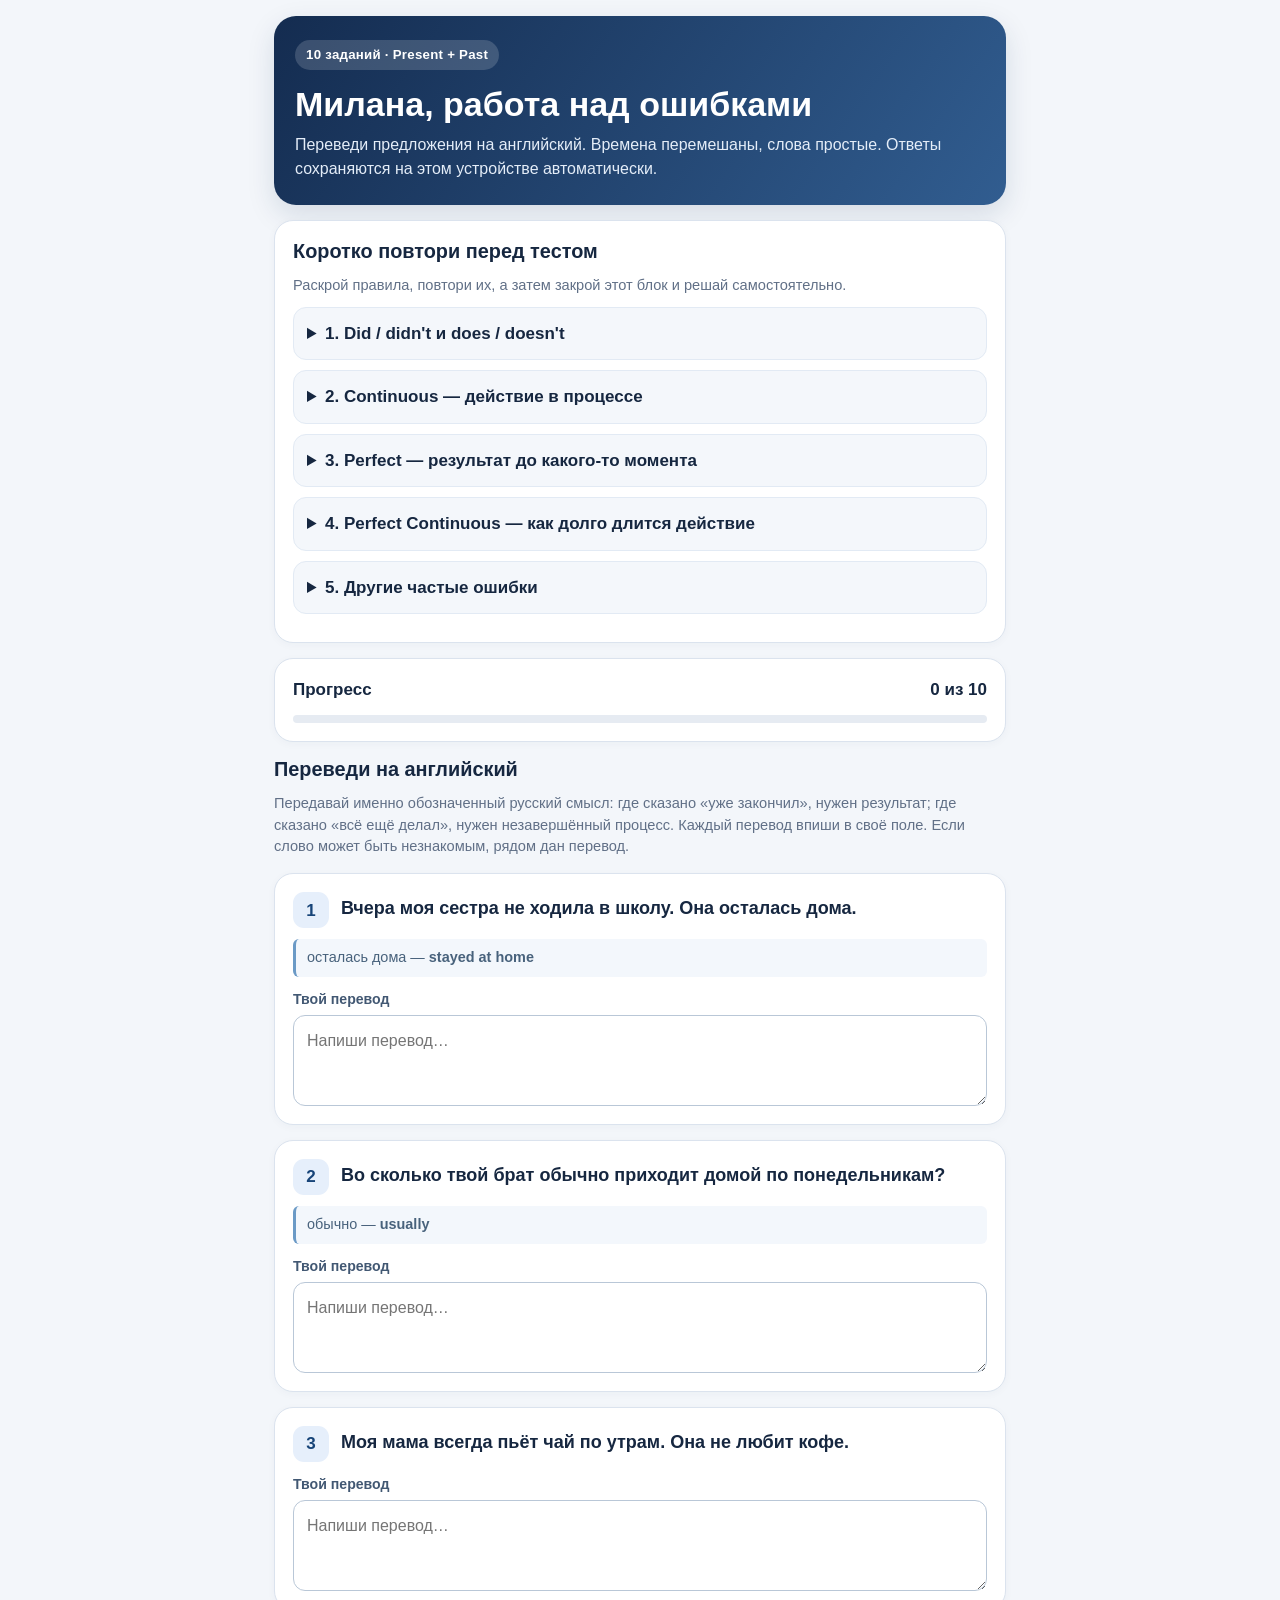
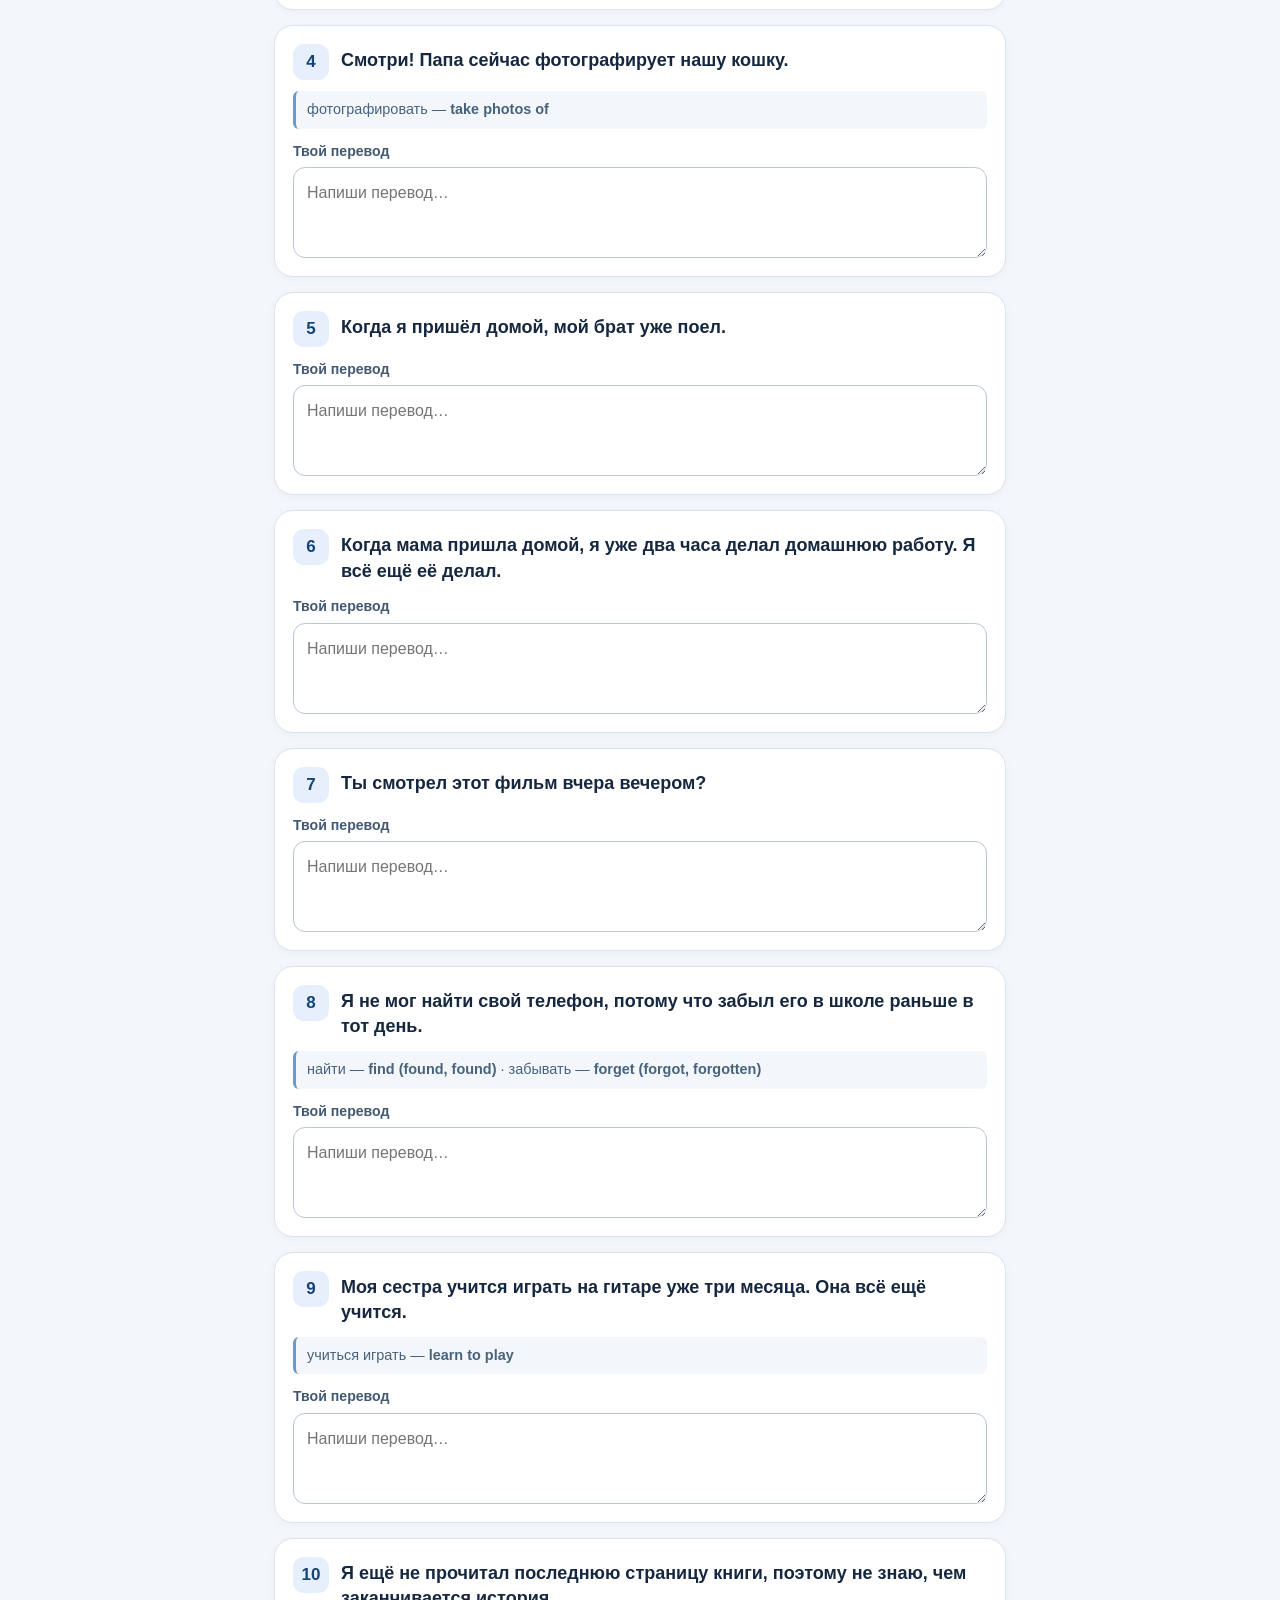
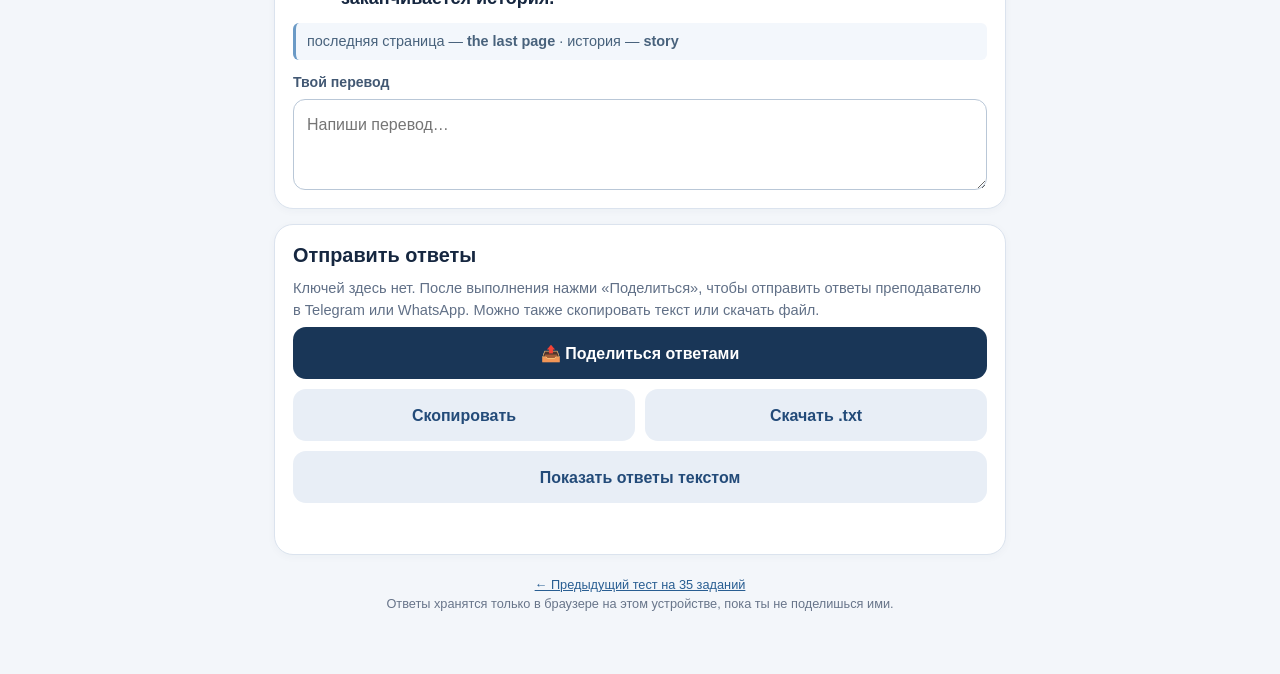
<file: mistakes-10/index.html>
<!doctype html>
<html lang="ru">
<head>
<meta charset="utf-8">
<meta name="viewport" content="width=device-width, initial-scale=1, viewport-fit=cover">
<meta name="theme-color" content="#142c50">
<meta name="apple-mobile-web-app-capable" content="yes">
<title>Милана — 10 заданий по Present и Past</title>
<style>
:root{font-family:-apple-system,BlinkMacSystemFont,'Segoe UI',Roboto,Arial,sans-serif;color:#162740;background:#f3f6fa;font-size:17px;line-height:1.5}
*{box-sizing:border-box}body{margin:0;padding-bottom:calc(30px + env(safe-area-inset-bottom,0px))}main{width:min(760px,100%);margin:0 auto;padding:16px 14px 30px}
.hero{background:linear-gradient(125deg,#142c50,#315d90);color:#fff;border-radius:22px;padding:24px 21px;box-shadow:0 10px 28px rgba(13,46,84,.13)}
.badge{display:inline-block;background:rgba(255,255,255,.16);font-size:.78rem;font-weight:750;border-radius:99px;padding:5px 11px;letter-spacing:.02em}.hero h1{font-size:clamp(1.45rem,6vw,2rem);line-height:1.18;margin:14px 0 9px}.hero p{margin:0;color:#e4edf8;font-size:.94rem}
.panel{background:#fff;border:1px solid #dbe3ee;border-radius:19px;margin:15px 0;padding:18px;box-shadow:0 2px 9px rgba(28,51,76,.035)}h2{font-size:1.17rem;line-height:1.25;margin:0 0 11px}h3{font-size:1.03rem;margin:0 0 8px}.small{font-size:.86rem;color:#617087;margin:5px 0}.theory p{margin:7px 0}.theory details{background:#f4f7fb;border:1px solid #e2eaf4;padding:13px;border-radius:13px;margin:10px 0}.theory summary{font-weight:700;cursor:pointer}.theory details p{font-size:.91rem}.example{margin:8px 0 0;background:#fff;padding:10px 12px;border-radius:9px;font-size:.9rem;line-height:1.5}
.progress-title{display:flex;align-items:center;justify-content:space-between;gap:12px;font-weight:700}.progress-track{height:8px;border-radius:100px;background:#e6ebf2;overflow:hidden;margin-top:12px}.progress-bar{width:0%;height:100%;background:#2d8c71;transition:width .2s}
.question .num{display:inline-grid;place-items:center;width:36px;height:36px;border-radius:11px;background:#e6effb;color:#174478;font-weight:800;flex-shrink:0}.qheading{display:flex;gap:12px;align-items:flex-start}.qtext{font-weight:720;font-size:1.06rem;line-height:1.42;margin:4px 0 0}.vocab{margin:11px 0 11px;padding:8px 11px;background:#f3f7fc;border-left:3px solid #6b9ac6;border-radius:6px;font-size:.85rem;color:#48627c}.question label{display:block;color:#425873;font-size:.83rem;font-weight:700;margin:12px 0 5px}.question textarea{display:block;width:100%;min-height:91px;resize:vertical;border:1.5px solid #b9c7d7;border-radius:12px;padding:13px;color:#142c50;font:inherit;font-size:16px;background:#fff;line-height:1.45;outline:none}.question textarea:focus{border-color:#2874b7;box-shadow:0 0 0 3px #cfe4fa}.question textarea:focus-visible{outline:none}
.actions{display:grid;grid-template-columns:1fr 1fr;gap:10px}button{font:inherit;font-size:.94rem;line-height:1.35;padding:15px 11px;border:0;border-radius:13px;font-weight:750;min-height:52px;cursor:pointer;touch-action:manipulation}.primary{background:#193657;color:#fff}.secondary{background:#e8eef6;color:#234b79}.wide{grid-column:1/-1}.status{min-height:24px;color:#296d57;font-size:.85rem;margin-top:9px}#output{display:none;width:100%;min-height:170px;border:1px solid #bcc9d8;border-radius:10px;font:14px/1.4 monospace;padding:12px;color:#243653;background:#f8fbff;margin-top:12px}footer{text-align:center;color:#68758a;font-size:.75rem;margin-top:20px}a{color:#295e92}
@media(max-width:460px){main{padding:10px 10px 25px}.hero{padding:20px 16px;border-radius:18px}.panel{padding:15px;border-radius:17px}.actions{grid-template-columns:1fr 1fr}button{font-size:.9rem;padding:13px 7px}}
@media(prefers-reduced-motion:reduce){.progress-bar{transition:none}}
</style>
</head>
<body>
<main>
  <header class="hero">
    <span class="badge">10 заданий · Present + Past</span>
    <h1>Милана, работа над ошибками</h1>
    <p>Переведи предложения на английский. Времена перемешаны, слова простые. Ответы сохраняются на этом устройстве автоматически.</p>
  </header>
  <section class="panel theory" aria-labelledby="theory-title">
    <h2 id="theory-title">Коротко повтори перед тестом</h2>
    <p class="small">Раскрой правила, повтори их, а затем закрой этот блок и решай самостоятельно.</p>
    <details><summary>1. Did / didn't и does / doesn't</summary><p>После <strong>did, didn't, does, doesn't</strong> основной глагол стоит в начальной форме.</p><div class="example">✅ She <strong>didn't go</strong> yesterday.<br>❌ She didn't went.<br>✅ <strong>Does</strong> he <strong>drink</strong> tea?</div></details>
    <details><summary>2. Continuous — действие в процессе</summary><p>Настоящее: <strong>am/is/are + V-ing</strong>. Прошедшее: <strong>was/were + V-ing</strong>.</p><div class="example">I <strong>am reading</strong> now.<br>I <strong>was reading</strong> at 7 yesterday.</div></details>
    <details><summary>3. Perfect — результат до какого-то момента</summary><p><strong>have/has + V3</strong> — к настоящему; <strong>had + V3</strong> — к моменту в прошлом.</p><div class="example">I <strong>have eaten</strong>. — Я уже поел.<br>I <strong>had eaten</strong> before he came. — Я поел ещё до его прихода.</div></details>
    <details><summary>4. Perfect Continuous — как долго длится действие</summary><p><strong>have/has been + V-ing</strong> — до сейчас; <strong>had been + V-ing</strong> — до момента в прошлом. Для периода времени используем <strong>for</strong>.</p><div class="example">I <strong>have been waiting for</strong> an hour.<br>I <strong>had been waiting for</strong> an hour when the bus came.</div></details>
    <details><summary>5. Другие частые ошибки</summary><p><strong>take photos of</strong> — фотографировать кого-то; <strong>look at</strong> — смотреть на; <strong>how the story ends</strong> — чем заканчивается история. В вопросе порядок такой: <strong>What time does the lesson start?</strong></p></details>
  </section>
  <section class="panel" aria-label="Прогресс">
    <div class="progress-title"><span>Прогресс</span><span id="progress-label" aria-live="polite">0 из 10</span></div>
    <div class="progress-track"><div id="progress-bar" class="progress-bar"></div></div>
  </section>
  <section aria-labelledby="questions-title">
    <h2 id="questions-title">Переведи на английский</h2>
    <p class="small">Передавай именно обозначенный русский смысл: где сказано «уже закончил», нужен результат; где сказано «всё ещё делал», нужен незавершённый процесс. Каждый перевод впиши в своё поле. Если слово может быть незнакомым, рядом дан перевод.</p>

    <article class="panel question"><div class="qheading"><span class="num">1</span><p class="qtext">Вчера моя сестра не ходила в школу. Она осталась дома.</p></div><p class="vocab">осталась дома — <b>stayed at home</b></p><label for="a1">Твой перевод</label><textarea id="a1" placeholder="Напиши перевод…" spellcheck="false" autocomplete="off"></textarea></article>
    <article class="panel question"><div class="qheading"><span class="num">2</span><p class="qtext">Во сколько твой брат обычно приходит домой по понедельникам?</p></div><p class="vocab">обычно — <b>usually</b></p><label for="a2">Твой перевод</label><textarea id="a2" placeholder="Напиши перевод…" spellcheck="false" autocomplete="off"></textarea></article>
    <article class="panel question"><div class="qheading"><span class="num">3</span><p class="qtext">Моя мама всегда пьёт чай по утрам. Она не любит кофе.</p></div><label for="a3">Твой перевод</label><textarea id="a3" placeholder="Напиши перевод…" spellcheck="false" autocomplete="off"></textarea></article>
    <article class="panel question"><div class="qheading"><span class="num">4</span><p class="qtext">Смотри! Папа сейчас фотографирует нашу кошку.</p></div><p class="vocab">фотографировать — <b>take photos of</b></p><label for="a4">Твой перевод</label><textarea id="a4" placeholder="Напиши перевод…" spellcheck="false" autocomplete="off"></textarea></article>
    <article class="panel question"><div class="qheading"><span class="num">5</span><p class="qtext">Когда я пришёл домой, мой брат уже поел.</p></div><label for="a5">Твой перевод</label><textarea id="a5" placeholder="Напиши перевод…" spellcheck="false" autocomplete="off"></textarea></article>
    <article class="panel question"><div class="qheading"><span class="num">6</span><p class="qtext">Когда мама пришла домой, я уже два часа делал домашнюю работу. Я всё ещё её делал.</p></div><label for="a6">Твой перевод</label><textarea id="a6" placeholder="Напиши перевод…" spellcheck="false" autocomplete="off"></textarea></article>
    <article class="panel question"><div class="qheading"><span class="num">7</span><p class="qtext">Ты смотрел этот фильм вчера вечером?</p></div><label for="a7">Твой перевод</label><textarea id="a7" placeholder="Напиши перевод…" spellcheck="false" autocomplete="off"></textarea></article>
    <article class="panel question"><div class="qheading"><span class="num">8</span><p class="qtext">Я не мог найти свой телефон, потому что забыл его в школе раньше в тот день.</p></div><p class="vocab">найти — <b>find (found, found)</b> · забывать — <b>forget (forgot, forgotten)</b></p><label for="a8">Твой перевод</label><textarea id="a8" placeholder="Напиши перевод…" spellcheck="false" autocomplete="off"></textarea></article>
    <article class="panel question"><div class="qheading"><span class="num">9</span><p class="qtext">Моя сестра учится играть на гитаре уже три месяца. Она всё ещё учится.</p></div><p class="vocab">учиться играть — <b>learn to play</b></p><label for="a9">Твой перевод</label><textarea id="a9" placeholder="Напиши перевод…" spellcheck="false" autocomplete="off"></textarea></article>
    <article class="panel question"><div class="qheading"><span class="num">10</span><p class="qtext">Я ещё не прочитал последнюю страницу книги, поэтому не знаю, чем заканчивается история.</p></div><p class="vocab">последняя страница — <b>the last page</b> · история — <b>story</b></p><label for="a10">Твой перевод</label><textarea id="a10" placeholder="Напиши перевод…" spellcheck="false" autocomplete="off"></textarea></article>
  </section>
  <section class="panel" aria-labelledby="submit-title"><h2 id="submit-title">Отправить ответы</h2>
    <p class="small">Ключей здесь нет. После выполнения нажми «Поделиться», чтобы отправить ответы преподавателю в Telegram или WhatsApp. Можно также скопировать текст или скачать файл.</p>
    <div class="actions">
      <button class="primary wide" type="button" id="share">📤 Поделиться ответами</button>
      <button class="secondary" type="button" id="copy">Скопировать</button>
      <button class="secondary" type="button" id="download">Скачать .txt</button>
      <button class="secondary wide" type="button" id="show">Показать ответы текстом</button>
    </div>
    <div class="status" id="status" role="status" aria-live="polite"></div>
    <textarea id="output" readonly aria-label="Все ответы одним текстом"></textarea>
  </section>
  <footer><a href="../">← Предыдущий тест на 35 заданий</a><br>Ответы хранятся только в браузере на этом устройстве, пока ты не поделишься ими.</footer>
</main>
<script>
(function(){'use strict';
const inputs=Array.from({length:10},(_,i)=>document.getElementById('a'+(i+1)));
const key='milana-10-mistakes-v1';
function setStatus(s){document.getElementById('status').textContent=s;}
try{const saved=JSON.parse(localStorage.getItem(key)||'[]');if(Array.isArray(saved))inputs.forEach((el,i)=>{if(typeof saved[i]==='string')el.value=saved[i];});}catch(e){}
function update(){const answers=inputs.map(x=>x.value);const count=answers.filter(x=>x.trim()).length;document.getElementById('progress-label').textContent=count+' из 10';document.getElementById('progress-bar').style.width=(count*10)+'%';try{localStorage.setItem(key,JSON.stringify(answers));}catch(e){setStatus('Автосохранение недоступно: можно скопировать ответы кнопкой ниже.');}}
inputs.forEach(x=>x.addEventListener('input',update));update();
function report(){const d=new Date();return 'МИЛАНА — 10 ЗАДАНИЙ НА ОШИБКИ (PRESENT + PAST)\nДата: '+d.toLocaleString('ru-RU')+'\n\n'+inputs.map((el,i)=>(i+1)+'. '+(el.value.trim()||'[нет ответа]')).join('\n\n');}
function showText(){const out=document.getElementById('output');out.value=report();out.style.display='block';out.focus();out.select();setStatus('Ответы показаны ниже — их можно скопировать вручную.');}
async function copy(){const s=report();try{if(navigator.clipboard && window.isSecureContext){await navigator.clipboard.writeText(s);setStatus('Все ответы скопированы. Вставь их в чат преподавателю.');return;}}catch(e){}showText();try{const ok=document.execCommand('copy');if(ok){setStatus('Ответы скопированы. Вставь их в чат преподавателю.');return;}}catch(e){}setStatus('Скопируй выделенный текст ниже обычным способом.');}
function download(){const file=new Blob([report()],{type:'text/plain;charset=utf-8'});const a=document.createElement('a');const url=URL.createObjectURL(file);a.href=url;a.download='milana_answers_10.txt';document.body.appendChild(a);a.click();a.remove();setStatus('Файл с ответами сохранён (или открыт в меню загрузки).');setTimeout(()=>URL.revokeObjectURL(url),15000);}
async function share(){const s=report();if(navigator.share){try{await navigator.share({title:'Ответы Миланы — 10 заданий',text:s});setStatus('Меню отправки закрыто.');return;}catch(e){if(e && e.name==='AbortError'){setStatus('Отправка отменена.');return;}}}await copy();}
document.getElementById('copy').addEventListener('click',copy);document.getElementById('download').addEventListener('click',download);document.getElementById('share').addEventListener('click',share);document.getElementById('show').addEventListener('click',showText);
})();
</script>
</body>
</html>
</file>
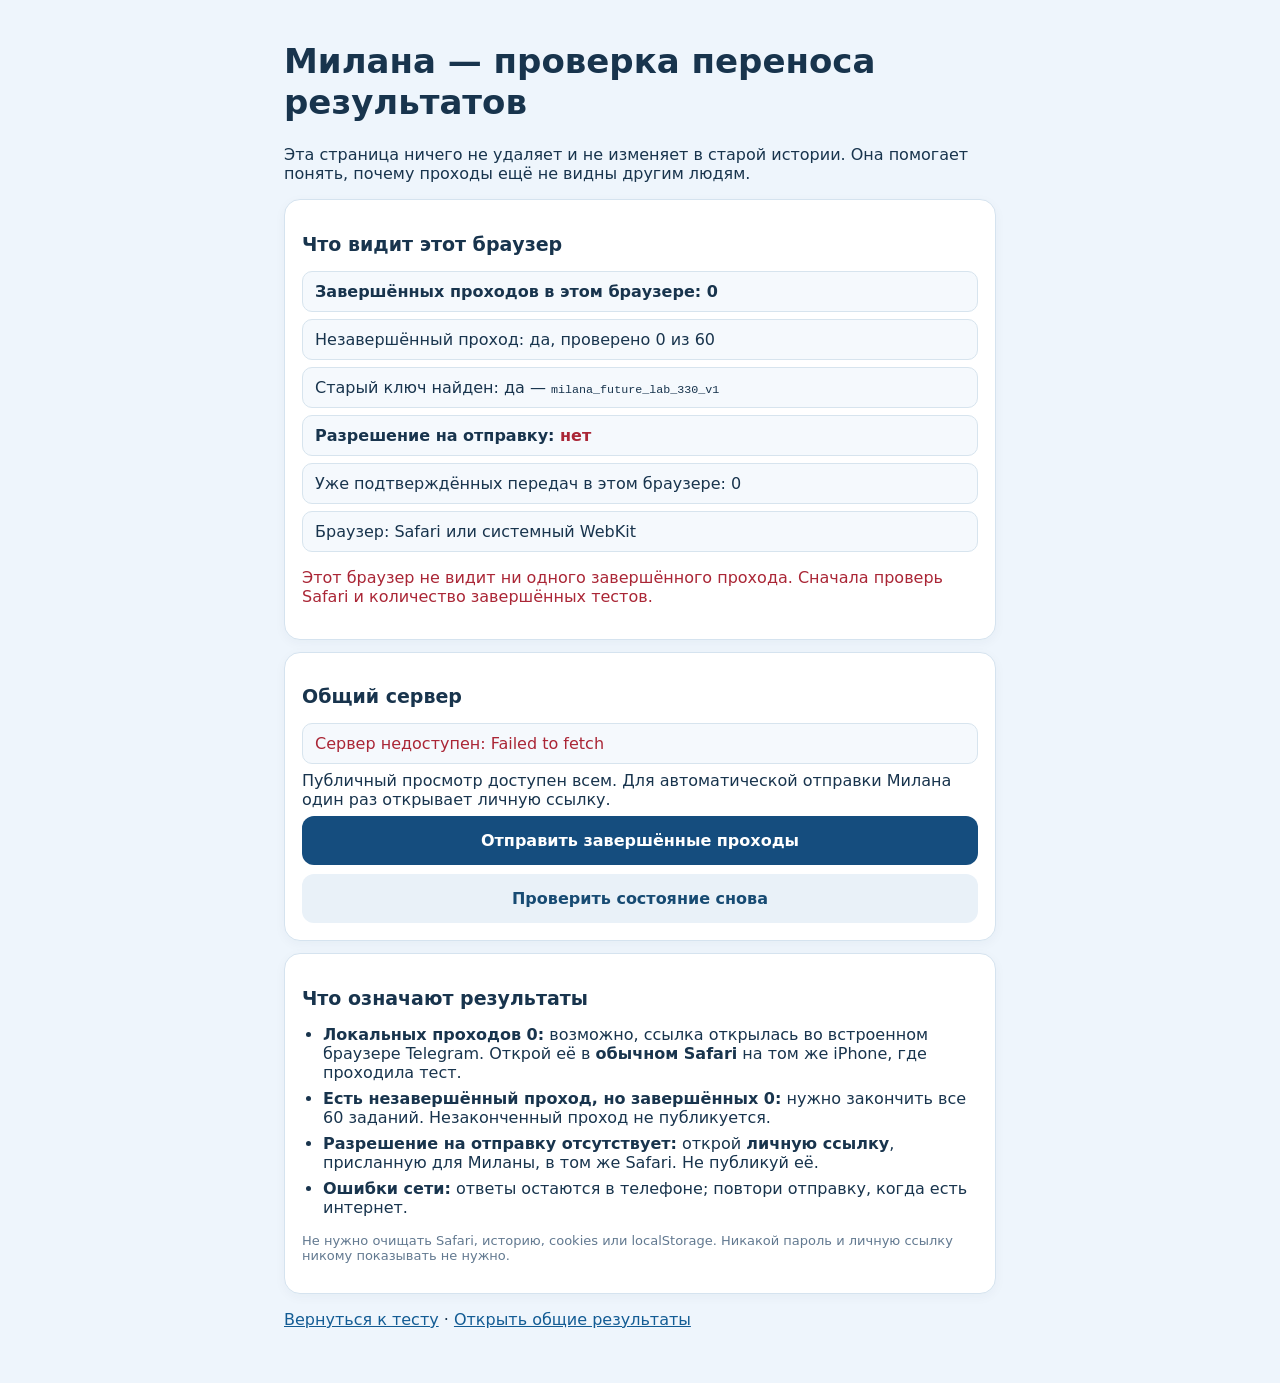
<file: future-lab/check-sync.html>
<!doctype html>
<html lang="ru"><head><meta charset="utf-8"><meta name="viewport" content="width=device-width,initial-scale=1,viewport-fit=cover"><meta name="referrer" content="no-referrer">
<title>Милана — проверка сохранения</title>
<style>
:root{font-family:system-ui,-apple-system,"Segoe UI",sans-serif;color:#18344d;background:#eef5fc}*{box-sizing:border-box}body{margin:0}.wrap{max-width:740px;margin:0 auto;padding:18px 14px 38px}h1{font-size:clamp(23px,5vw,34px);line-height:1.2}h2{font-size:19px}.card{padding:17px;border:1px solid #d5e3ef;border-radius:16px;background:#fff;margin:12px 0;box-shadow:0 3px 12px #102c4d0a}.stat{margin:7px 0;padding:10px 12px;border:1px solid #d7e4ee;border-radius:10px;background:#f5f9fd;overflow-wrap:anywhere}.good{color:#12734d}.bad{color:#aa2636}.muted{color:#627990}.btn{border:0;border-radius:12px;padding:14px 17px;background:#154d7e;color:#fff;font:inherit;font-weight:700;cursor:pointer;width:100%;min-height:49px}.btn:disabled{background:#9eafbd}.btn.light{background:#e9f1f8;color:#174b73;margin-top:9px}.tiny{font-size:13px}a{color:#135c94;overflow-wrap:anywhere}code{font-size:.9em;overflow-wrap:anywhere}#cloud-status{min-height:45px;white-space:pre-wrap}ul{padding-left:21px}li{margin:7px 0}
</style></head><body><main class="wrap">
<h1>Милана — проверка переноса результатов</h1><p>Эта страница ничего не удаляет и не изменяет в старой истории. Она помогает понять, почему проходы ещё не видны другим людям.</p>
<section class="card"><h2>Что видит этот браузер</h2><div id="local">Проверяю…</div><div id="writer">Проверяю…</div><div id="client">Проверяю…</div></section>
<section class="card"><h2>Общий сервер</h2><div id="server">Проверяю…</div><div id="cloud-status" role="status" aria-live="polite">Подготавливаю перенос…</div>
<button id="send" class="btn" disabled>Отправить завершённые проходы</button>
<button id="refresh" class="btn light">Проверить состояние снова</button></section>
<section class="card"><h2>Что означают результаты</h2><ul>
<li><b>Локальных проходов 0:</b> возможно, ссылка открылась во встроенном браузере Telegram. Открой её в <b>обычном Safari</b> на том же iPhone, где проходила тест.</li>
<li><b>Есть незавершённый проход, но завершённых 0:</b> нужно закончить все 60 заданий. Незаконченный проход не публикуется.</li>
<li><b>Разрешение на отправку отсутствует:</b> открой <b>личную ссылку</b>, присланную для Миланы, в том же Safari. Не публикуй её.</li>
<li><b>Ошибки сети:</b> ответы остаются в телефоне; повтори отправку, когда есть интернет.</li></ul>
<p class="tiny muted">Не нужно очищать Safari, историю, cookies или localStorage. Никакой пароль и личную ссылку никому показывать не нужно.</p></section>
<p><a href="./">Вернуться к тесту</a> · <a href="public-results.html">Открыть общие результаты</a></p>
</main>
<script src="cloud-config.js"></script>
<script>
'use strict';
const OLD='milana_future_lab_330_v1', WRITER='milana_future_cloud_writer_v1', ACK='milana_future_cloud_ack_v1';
const el=id=>document.getElementById(id),box=(message)=>'<div class="stat">'+message+'</div>';
const esc=s=>String(s).replace(/[&<>"']/g,c=>({'&':'&amp;','<':'&lt;','>':'&gt;','"':'&quot;',"'":'&#39;'}[c]));
let bankReady=false;
function localCheck(){
 try{
 const raw=localStorage.getItem(OLD),s=raw?JSON.parse(raw):null;
 const history=Array.isArray(s?.history)?s.history:[];
 const done=history.length;
 const active=s?.active;
 const checked=active?.entries?Object.values(active.entries).filter(x=>x?.checked).length:0;
 const pending=!!active && !active.complete;
 el('local').innerHTML=box('<b>Завершённых проходов в этом браузере: '+done+'</b>')+
 box('Незавершённый проход: '+(pending?'да, проверено '+checked+' из 60':'нет'))+
 box('Старый ключ найден: '+(raw?'да':'нет')+' — <code>'+OLD+'</code>');
 const token=localStorage.getItem(WRITER)||new URLSearchParams(location.hash.slice(1)).get('writer');
 el('writer').innerHTML=box('<b>Разрешение на отправку: '+(token?'<span class="good">есть</span>':'<span class="bad">нет</span>')+'</b>')+
 box('Уже подтверждённых передач в этом браузере: '+(JSON.parse(localStorage.getItem(ACK)||'[]').length||0));
 const ua=navigator.userAgent||'',isTelegram=/Telegram|FBAN|FBAV|Instagram|CriOS.*Telegram/i.test(ua);
 el('client').innerHTML=box('Браузер: '+(isTelegram?'<b class="bad">похож на встроенный</b>':/Safari/i.test(ua)&&!/CriOS|FxiOS|EdgiOS/i.test(ua)?'Safari или системный WebKit':esc(ua.slice(0,100))))+
 (done===0?'<p class="bad">Этот браузер не видит ни одного завершённого прохода. Сначала проверь Safari и количество завершённых тестов.</p>':'');
 return {done,writer:!!token}
 }catch(e){el('local').textContent='Не удалось прочитать локальные данные: '+e.message;return {done:0,writer:false}}
}
async function serverCheck(){
 const api=String(window.MILANA_RESULTS_API||'').replace(/\/$/,'');
 if(!api){el('server').textContent='Адрес сервера не указан.';return}
 try{
 const response=await fetch(api+'/api/runs',{cache:'no-store'}),j=await response.json();
 if(!response.ok)throw Error(j.error||'HTTP '+response.status);
 el('server').innerHTML=box('<b>Сервер работает. Всего опубликовано проходов: '+(j.runs||[]).length+'</b>');
 }catch(e){el('server').innerHTML=box('<span class="bad">Сервер недоступен: '+esc(e.message)+'</span>')}
}
async function init(){
 localCheck();await serverCheck();
 try{
 const res=await fetch('./index.html',{cache:'no-store'});if(!res.ok)throw Error('Не удалось прочитать банк заданий: '+res.status);
 const source=await res.text(),doc=new DOMParser().parseFromString(source,'text/html'),text=doc.querySelector('script#bank')?.textContent;
 if(!text)throw Error('В тесте отсутствует банк заданий');
 const bank=JSON.parse(text);
 window.byId=Object.fromEntries([...bank.questions,...bank.order].map(q=>[q.id,q]));
 bankReady=true;
 const script=document.createElement('script');script.src='./cloud-sync.js';
 script.onload=()=>{el('send').disabled=false;localCheck();window.milanaSyncNow?.();setTimeout(serverCheck,1800)};
 script.onerror=()=>{el('cloud-status').textContent='Не удалось загрузить модуль синхронизации';};
 document.body.append(script);
 }catch(e){el('cloud-status').textContent='Ошибка подготовки: '+e.message}
}
el('send').addEventListener('click',async()=>{if(!bankReady)return;el('send').disabled=true;try{await window.milanaSyncNow?.();localCheck();await serverCheck()}finally{el('send').disabled=false}});
el('refresh').addEventListener('click',()=>{localCheck();serverCheck()});
init();
</script></body></html>
</file>
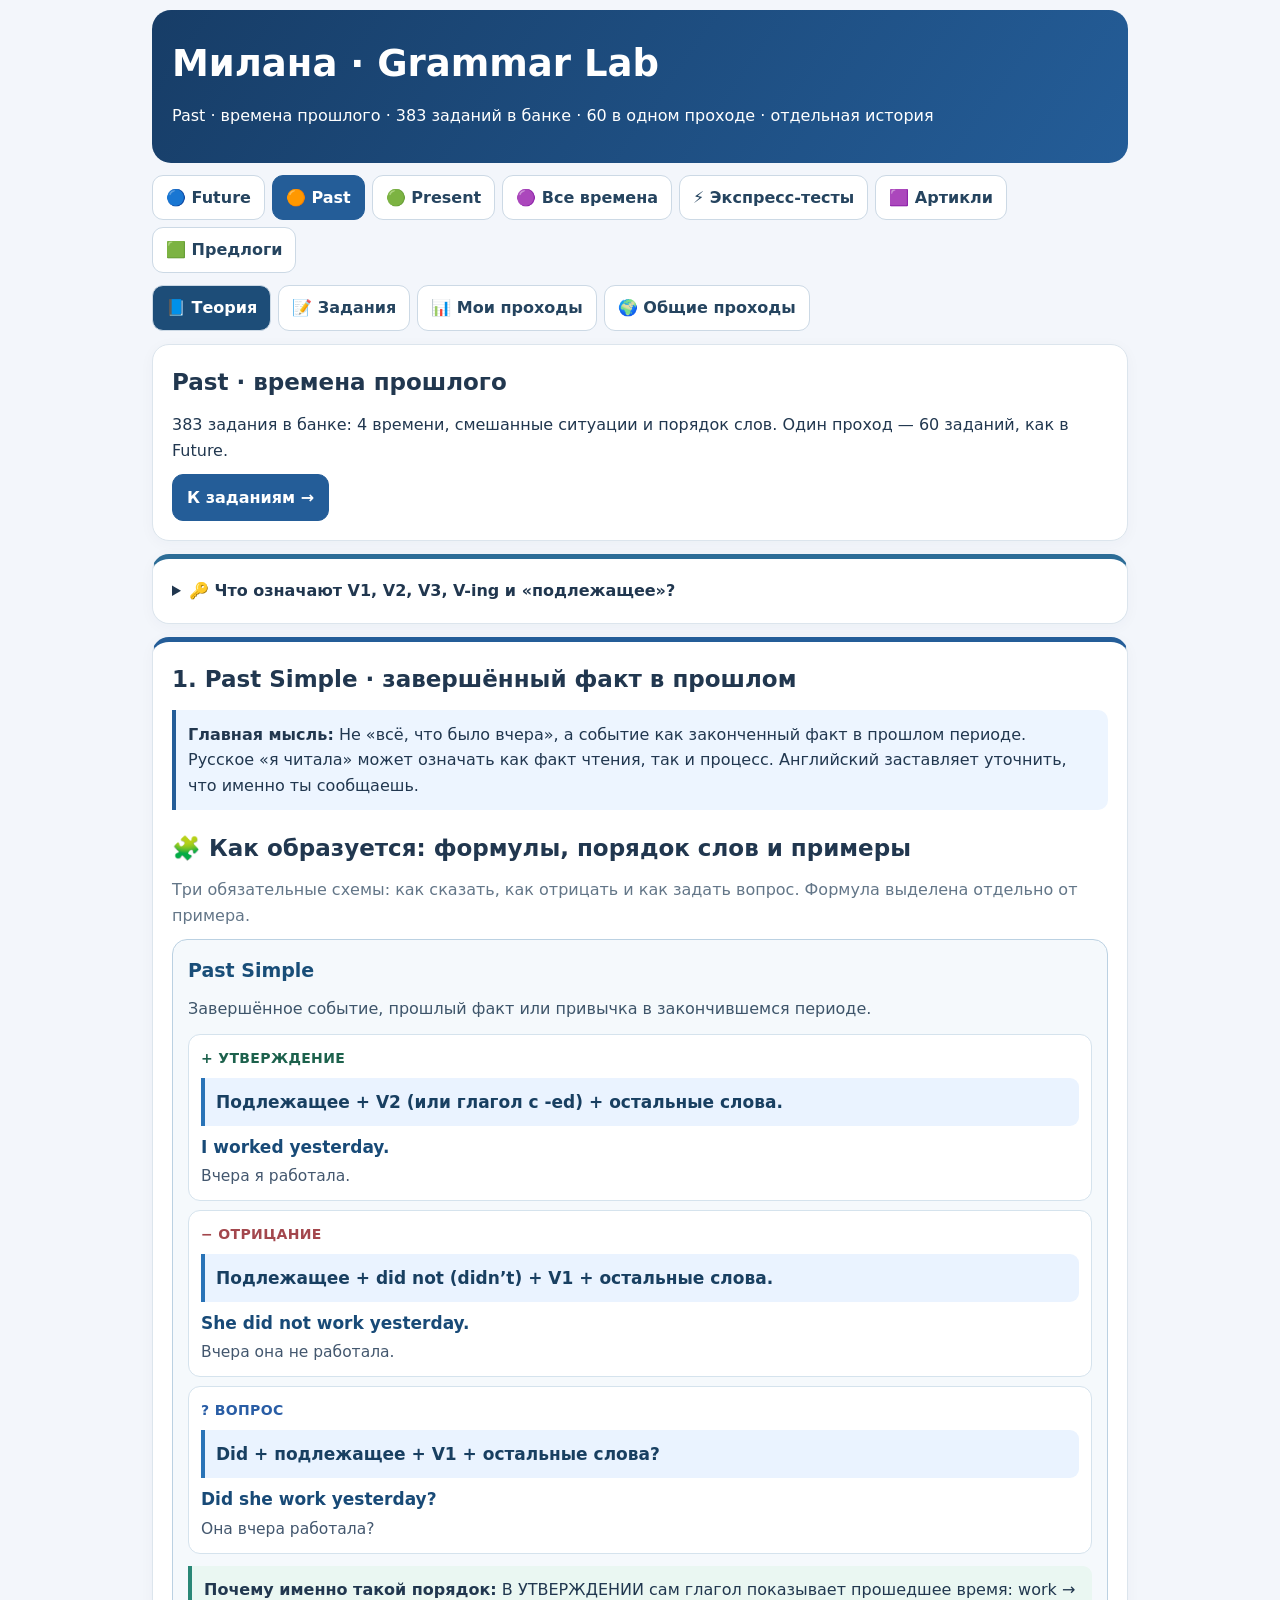
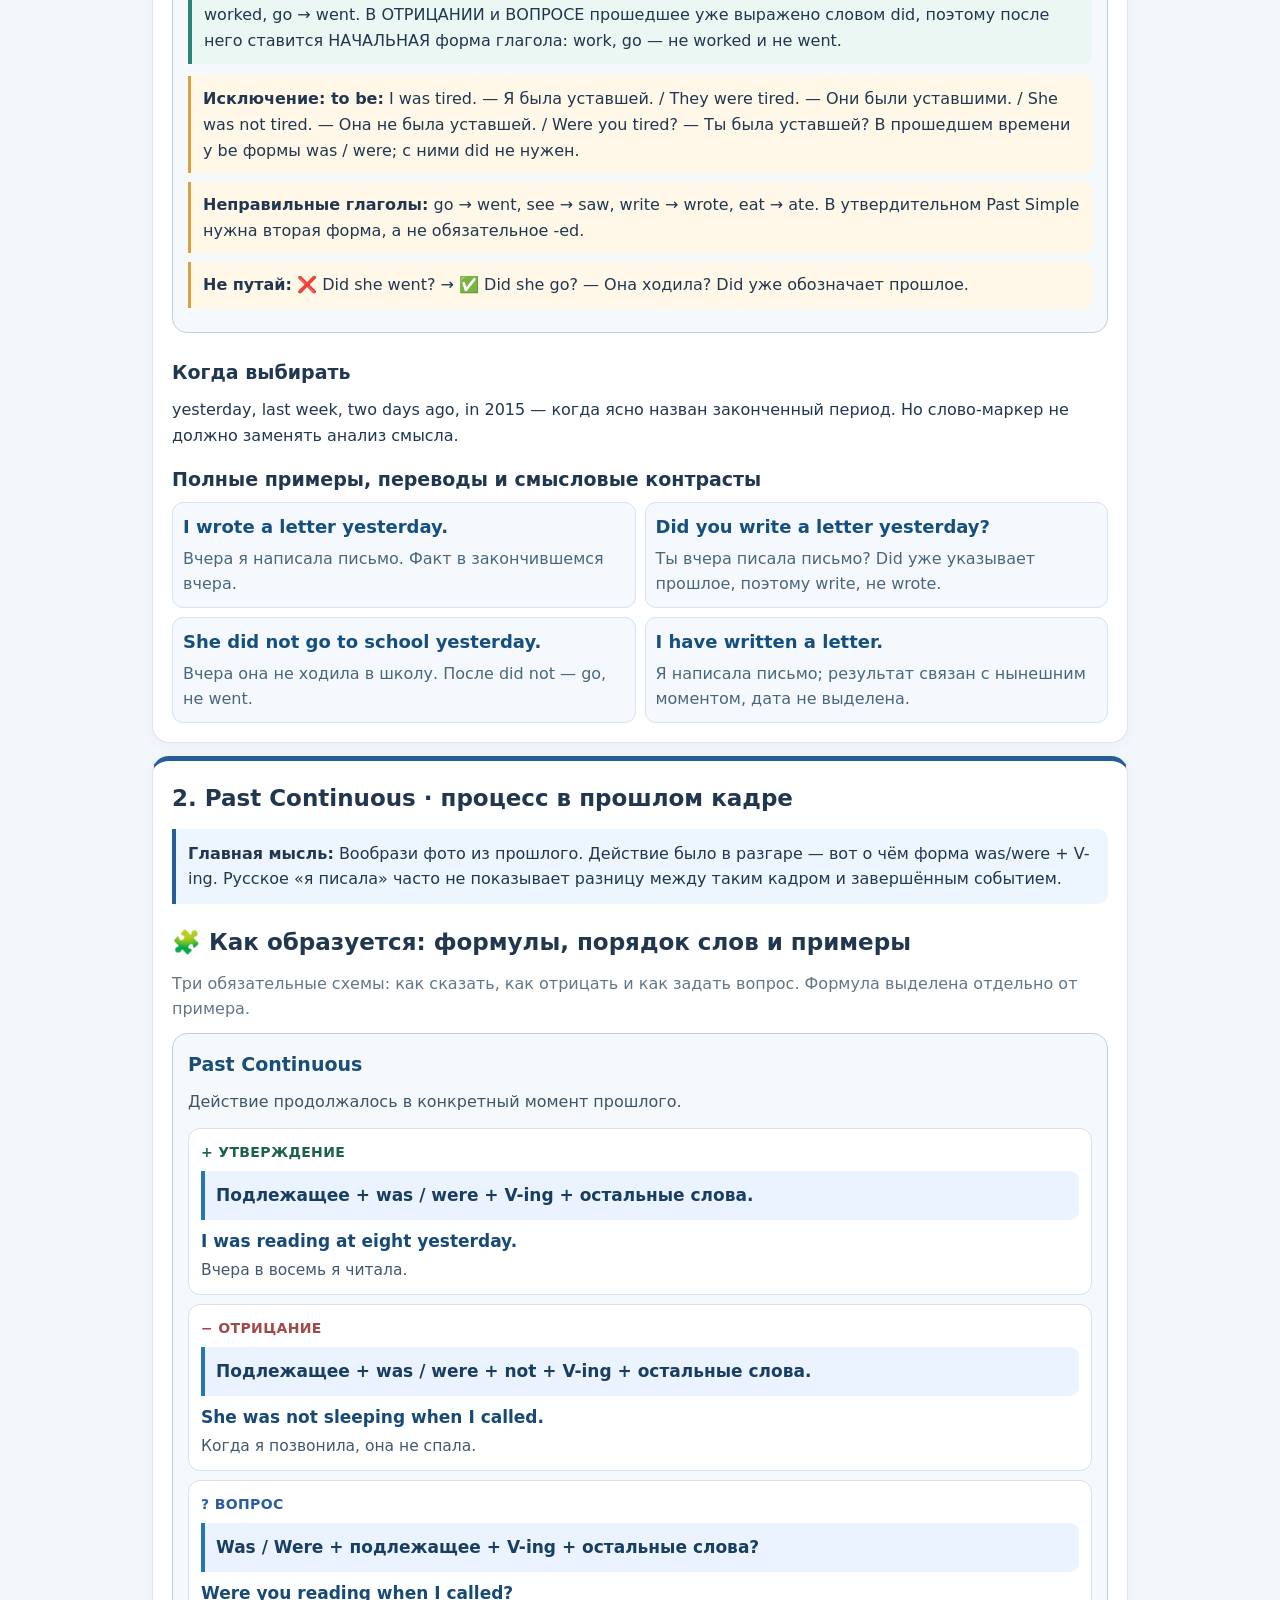
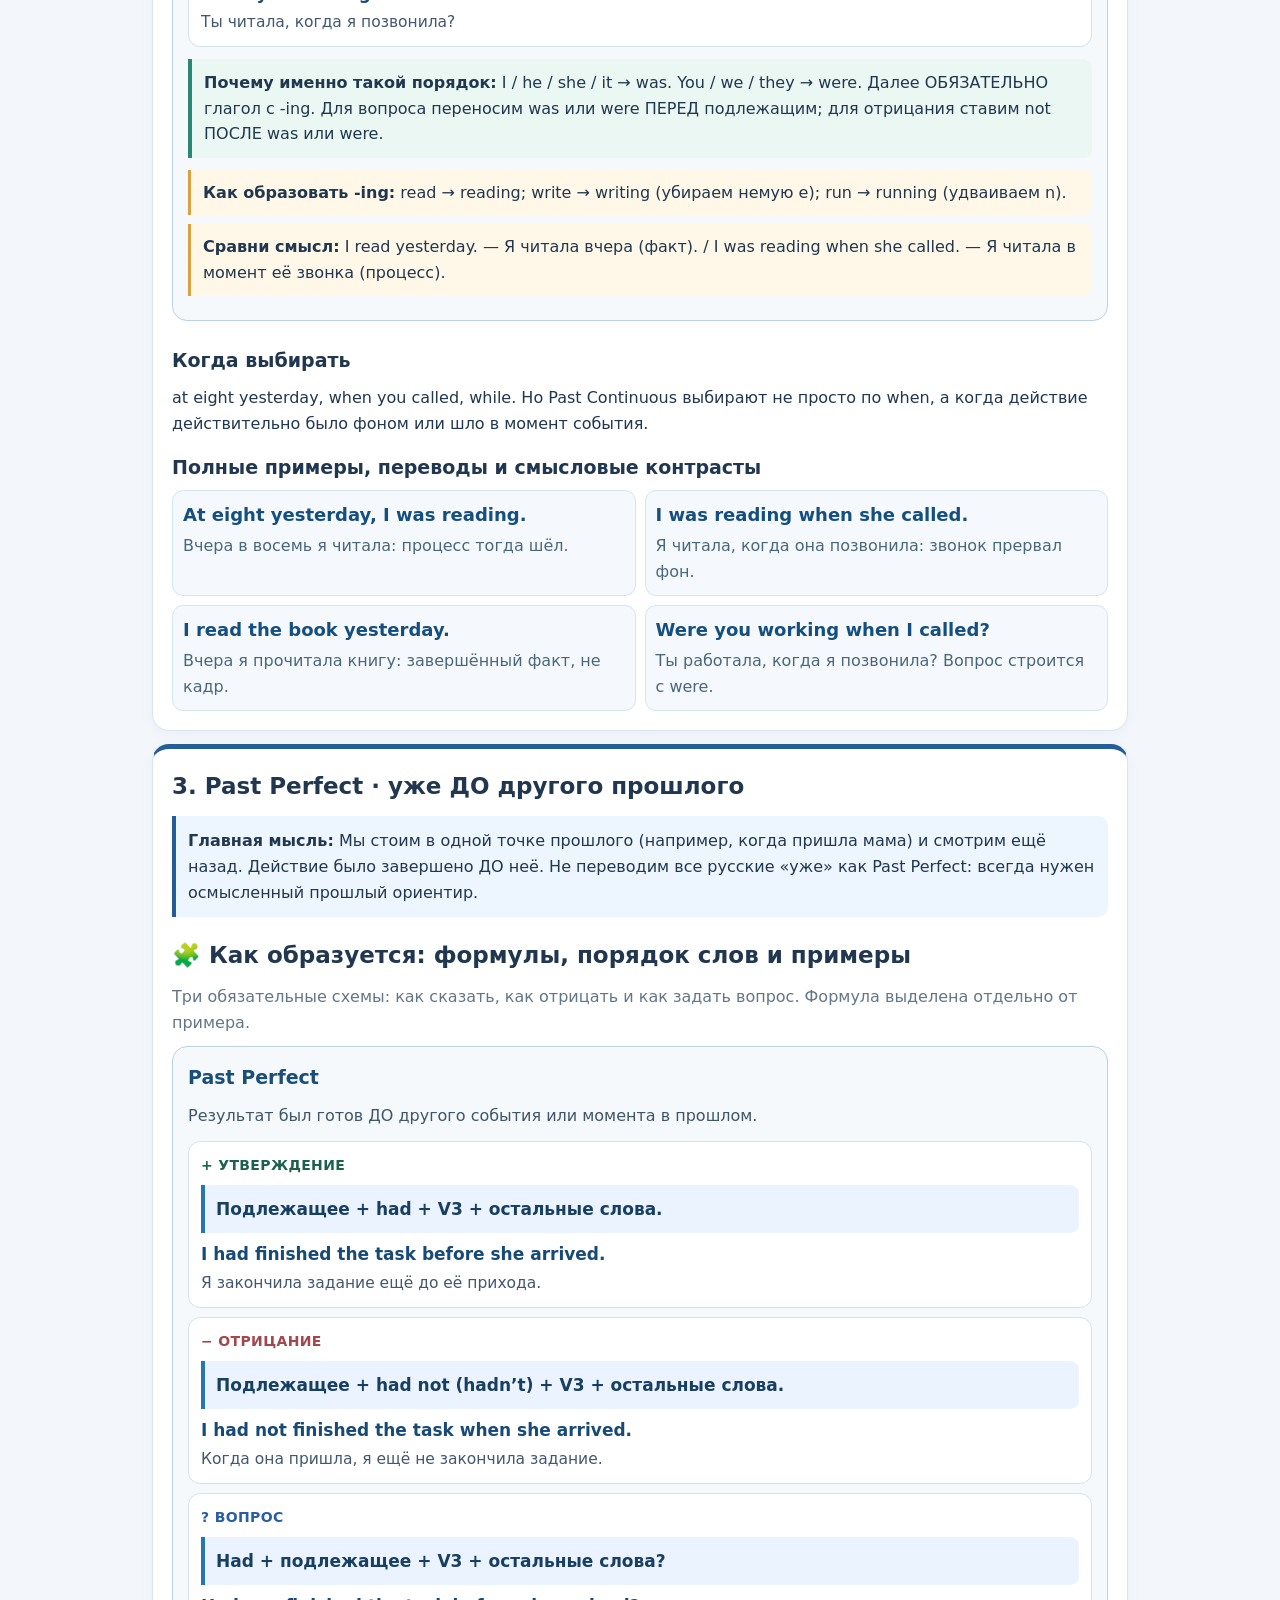
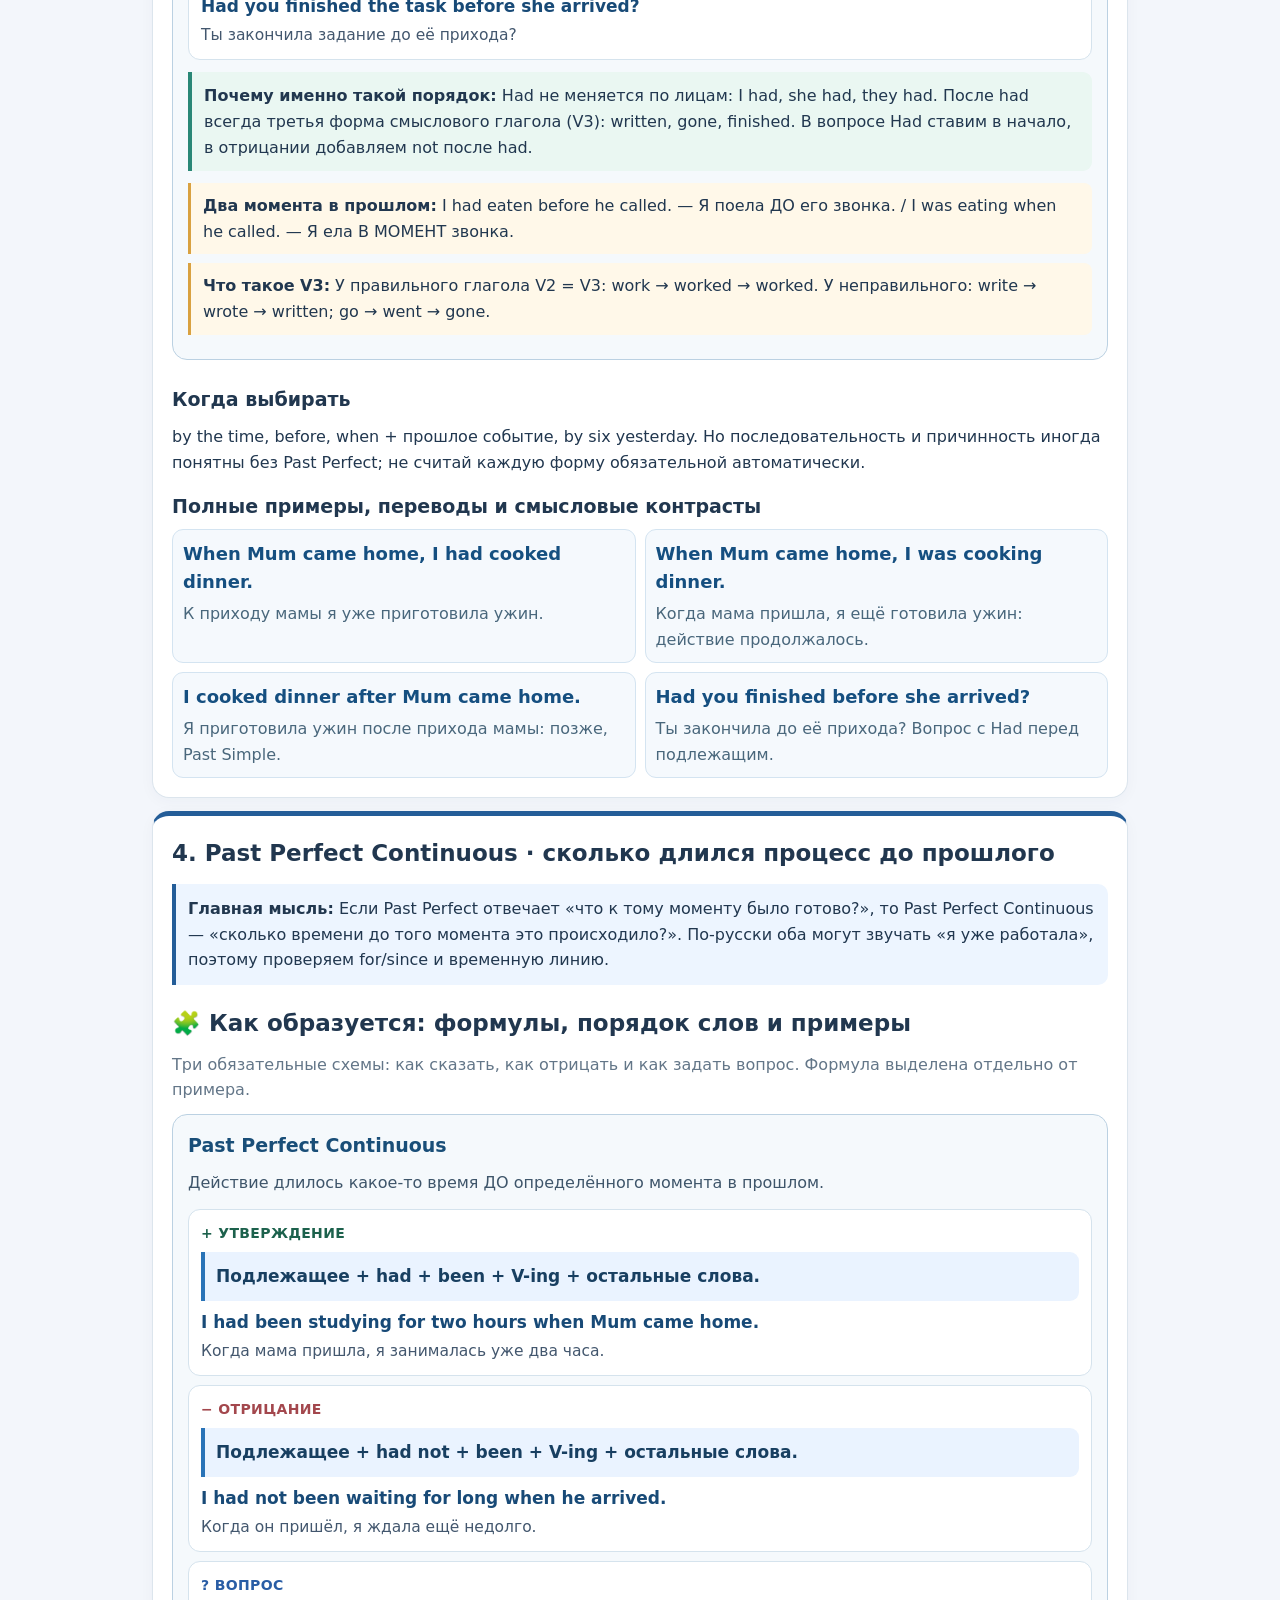
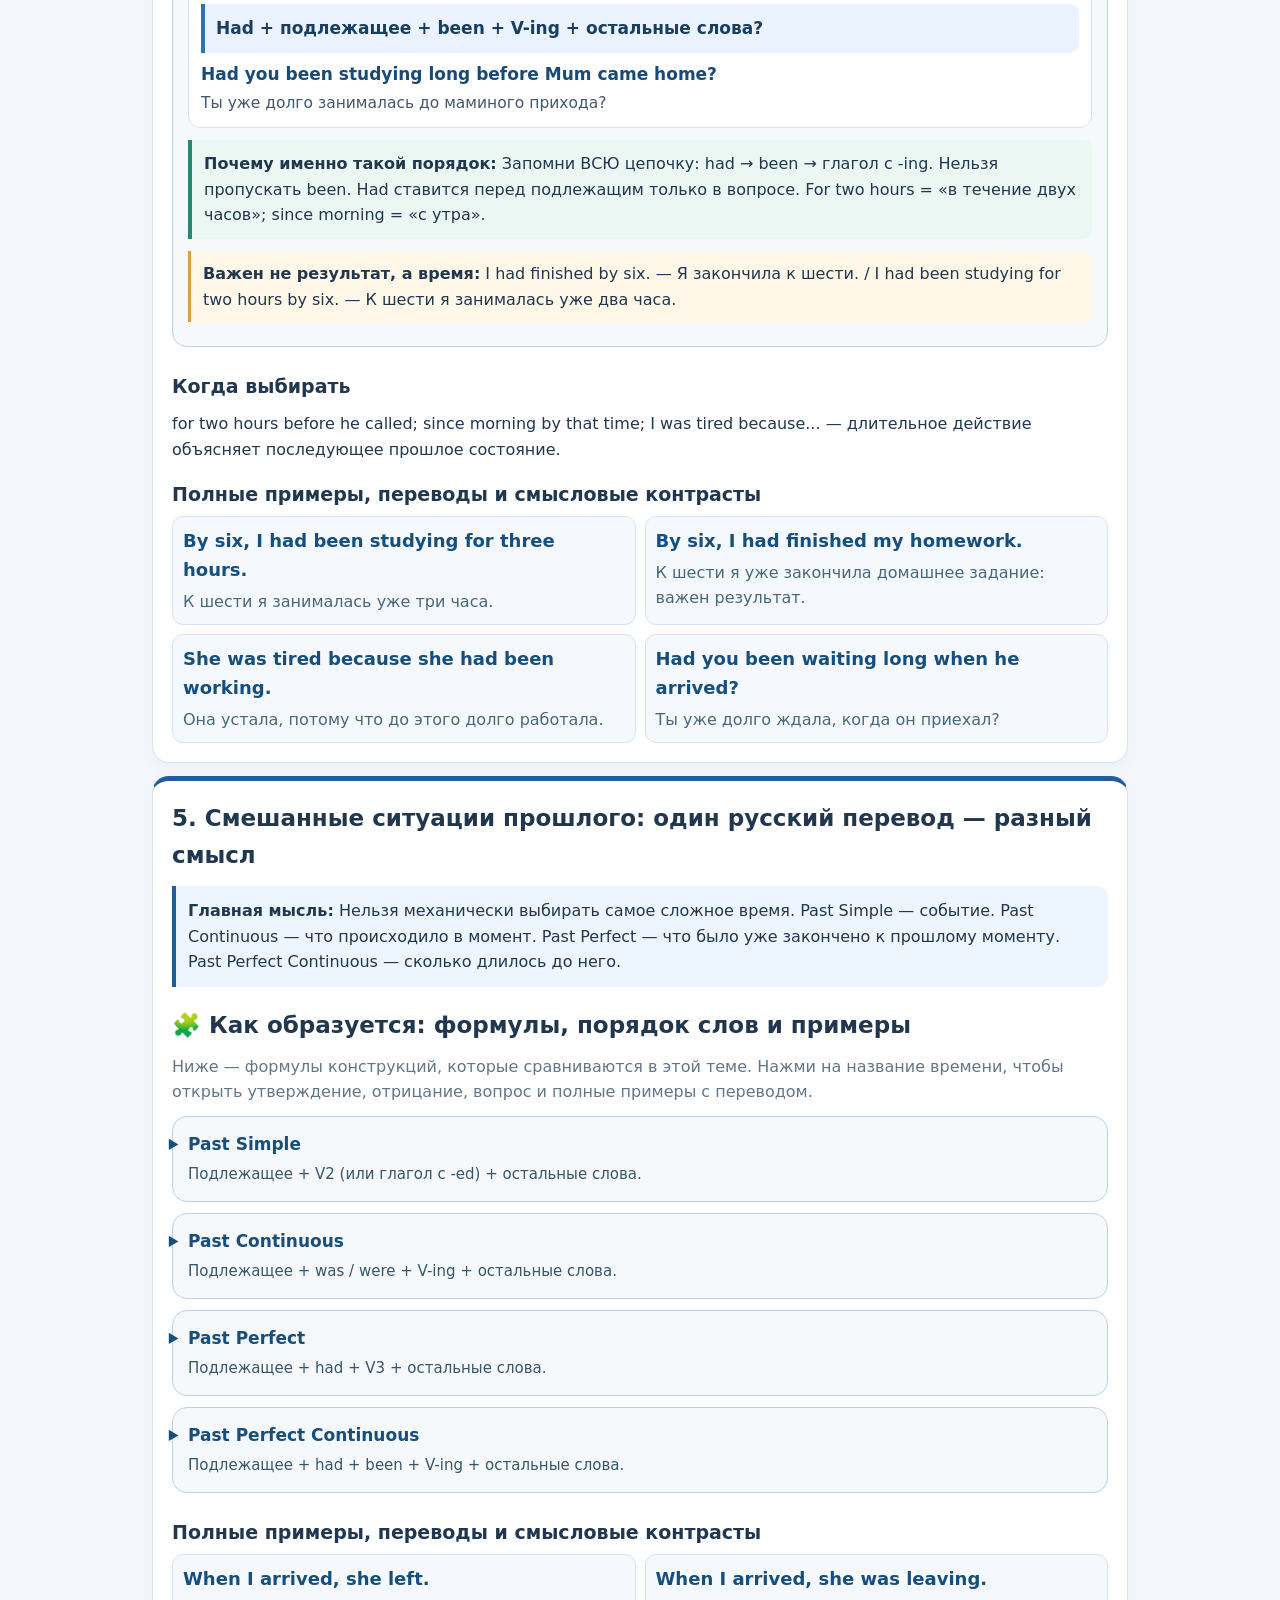
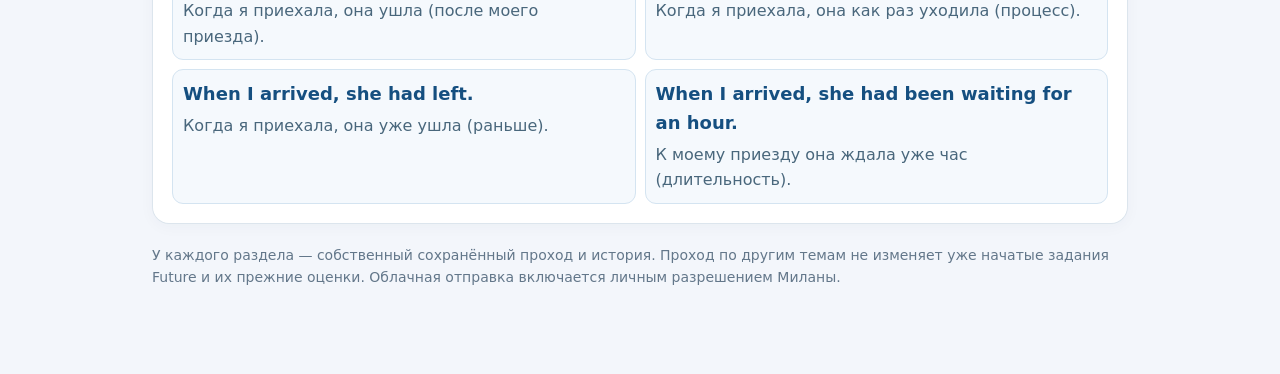
<file: future-lab/courses.html>
<!doctype html>
<html lang="ru"><head><meta charset="utf-8"><meta name="viewport" content="width=device-width,initial-scale=1,viewport-fit=cover"><meta name="referrer" content="no-referrer"><title>Milana Grammar Lab · Времена</title>
<style>
:root{--ink:#21374f;--sky:#eff5fc;--line:#dce5ed;--blue:#245d98;--good:#126b5a;--bad:#a3444a;--theme:#245d98}
*{box-sizing:border-box}html{scroll-behavior:smooth}body{margin:0;background:#f3f6fb;color:var(--ink);font:16px/1.6 system-ui,-apple-system,"Segoe UI",sans-serif}main{max-width:1000px;margin:auto;padding:10px 12px 65px}
header{border-radius:19px;background:linear-gradient(125deg,#173d67,var(--theme));color:white;padding:24px 20px}h1{font-size:clamp(25px,6vw,37px);margin:0 0 6px}h2{font-size:23px;margin:0 0 12px}h3{font-size:19px;margin:16px 0 7px}h4{margin:9px 0}p{margin:10px 0;white-space:pre-line}button,a{font:inherit}.menu,.subnav{display:flex;gap:7px;flex-wrap:wrap;margin:12px 0}a.menuitem,.tabbtn{border:1px solid #ccd9e5;display:inline-block;text-decoration:none;background:white;color:#25445f;font-weight:750;border-radius:11px;padding:9px 13px;cursor:pointer}.menuitem.current{color:white;background:var(--theme);border-color:var(--theme)}.tabbtn.active{background:#1d4d78;color:#fff}.card{border:1px solid var(--line);background:white;border-radius:17px;padding:19px;margin:13px 0;box-shadow:0 3px 15px #183b5d09;overflow-wrap:anywhere}.theory{border-top:5px solid var(--theme)}.theory .highlight{background:#edf5ff;border-left:4px solid var(--theme);padding:12px;border-radius:0 10px 10px 0}.pairs{display:grid;grid-template-columns:repeat(2,minmax(0,1fr));gap:9px}.pair{border:1px solid #d4e4f1;border-radius:11px;background:#f5f9fd;padding:10px}.pair .en,.sentence{display:block;color:#154f80;font-size:18px;font-weight:750;overflow-wrap:anywhere}.pair .ru{display:block;color:#49677c;margin-top:4px}.bankmeta{background:#eaf2fb;padding:11px;border-radius:11px;font-weight:700}.qid{color:#638097;font-size:14px;font-weight:750}.prompt{font-size:17px;font-weight:690;margin:10px 0}.q{border:1px solid var(--line);background:white;border-radius:15px;padding:16px;margin:11px 0}.q.done{border-color:#abd3c4}.q.bad{border-color:#e0b2b4}.q .sentence{white-space:normal;font-weight:590;font-size:17px;margin:10px 0;line-height:2.1}.q select{font-size:16px;max-width:100%;padding:9px;border:1px solid #b6c7d7;border-radius:9px;background:#fff;color:#183b5b;margin:5px}.q .answerline{padding:9px 10px;background:#f5f9fc;border-radius:10px;margin:9px 0}.btn{padding:10px 14px;border:1px solid #aac6df;background:white;border-radius:11px;color:#204e74;cursor:pointer;font-weight:750}.btn.primary{color:white;background:var(--theme);border-color:var(--theme)}.btn:disabled{opacity:.65;cursor:default}.feedback{background:#ecf8f3;padding:13px;margin:13px 0;border-radius:13px;line-height:1.6}.bad .feedback{background:#fff4f1}.feedback .en{display:block;color:#18537b;font-weight:760;font-size:17px}.feedback .translation{color:#435869;margin-top:4px}.error{border-left:3px solid var(--bad);padding:8px 11px;background:#fff4f1;margin:11px 0}.counter{background:#ecf3fa;border-radius:10px;padding:10px;font-weight:750}.token{display:inline-block;border:1px solid #b3cadf;color:#134d76;background:#edf5fb;border-radius:10px;padding:8px 12px;margin:4px;cursor:pointer}.tokens{border:1px dashed #b9cde0;min-height:46px;border-radius:10px;padding:6px}.ok{color:var(--good)}.muted{color:#637688}.historyrow{padding:12px;border:1px solid #dce6ec;border-radius:12px;margin:12px 0}summary{cursor:pointer;font-weight:750}.statgrid{display:flex;gap:10px;flex-wrap:wrap}.stat{background:#eaf2fb;border-radius:11px;padding:12px 16px;min-width:105px}.stat b{display:block;font-size:25px}.foot{font-size:14px;color:#63778a;margin:20px 0}
@media(max-width:650px){main{padding:7px 8px 45px}header{padding:17px 13px}.card,.q{padding:12px}.pairs{grid-template-columns:1fr}.menuitem,.tabbtn{flex:1;text-align:center;min-width:120px}h2{font-size:21px}.q .sentence{line-height:2.45}}
</style><link rel="stylesheet" href="course-formulas.css?v=20261028-2"></head><body><main>
<header><h1>Милана · Grammar Lab</h1><p id="tagline">Изучаем смысл предложений и различаем времена — с полным разбором каждой ошибки.</p></header>
<nav class="menu" aria-label="Разделы грамматики"><a class="menuitem" href="./" data-track="future">🔵 Future</a><a class="menuitem" href="courses.html?track=past" data-track="past">🟠 Past</a><a class="menuitem" href="courses.html?track=present" data-track="present">🟢 Present</a><a class="menuitem" href="courses.html?track=all" data-track="all">🟣 Все времена</a><a class="menuitem" href="courses.html?track=express" data-track="express">⚡ Экспресс-тесты</a><a class="menuitem" href="extra-topics.html#articles" data-track="articles">🟪 Артикли</a><a class="menuitem" href="extra-topics.html#prepositions" data-track="prepositions">🟩 Предлоги</a></nav>
<div class="subnav"><button class="tabbtn active" onclick="openPane('theory',this)">📘 Теория</button><button class="tabbtn" onclick="openPane('practice',this)">📝 Задания</button><button class="tabbtn" onclick="openPane('history',this)">📊 Мои проходы</button><button class="tabbtn" onclick="openPane('public',this)">🌍 Общие проходы</button></div>
<div id="content"></div><p class="foot">У каждого раздела — собственный сохранённый проход и история. Проход по другим темам не изменяет уже начатые задания Future и их прежние оценки. Облачная отправка включается личным разрешением Миланы.</p>
</main>
<script src="cloud-config.js"></script><script src="course-bank.js?v=20261104-context-2"></script><script src="course-bank-expand.js?v=20261104-context-2"></script><script src="course-theory.js?v=20261027-1"></script><script src="course-formulas.js?v=20261028-1"></script><script src="course-app.js?v=20261104-1"></script></body></html>
</file>
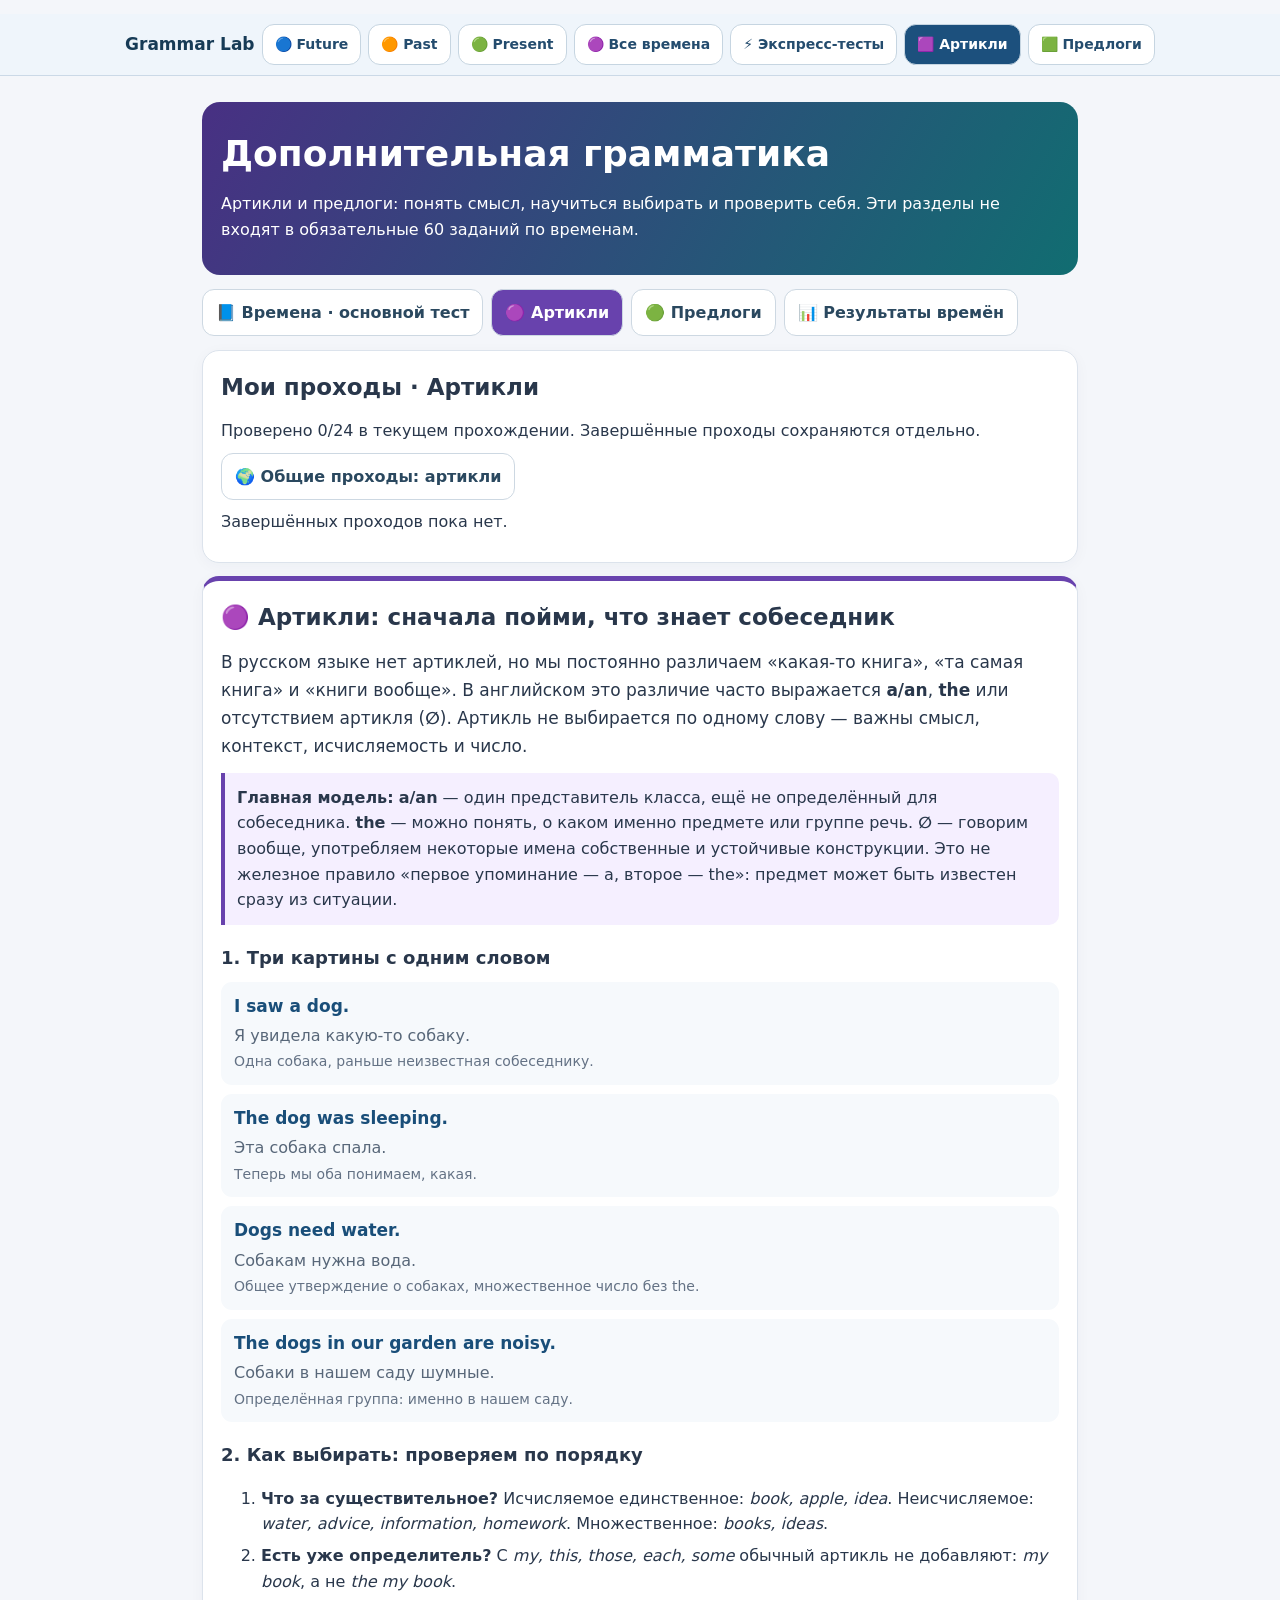
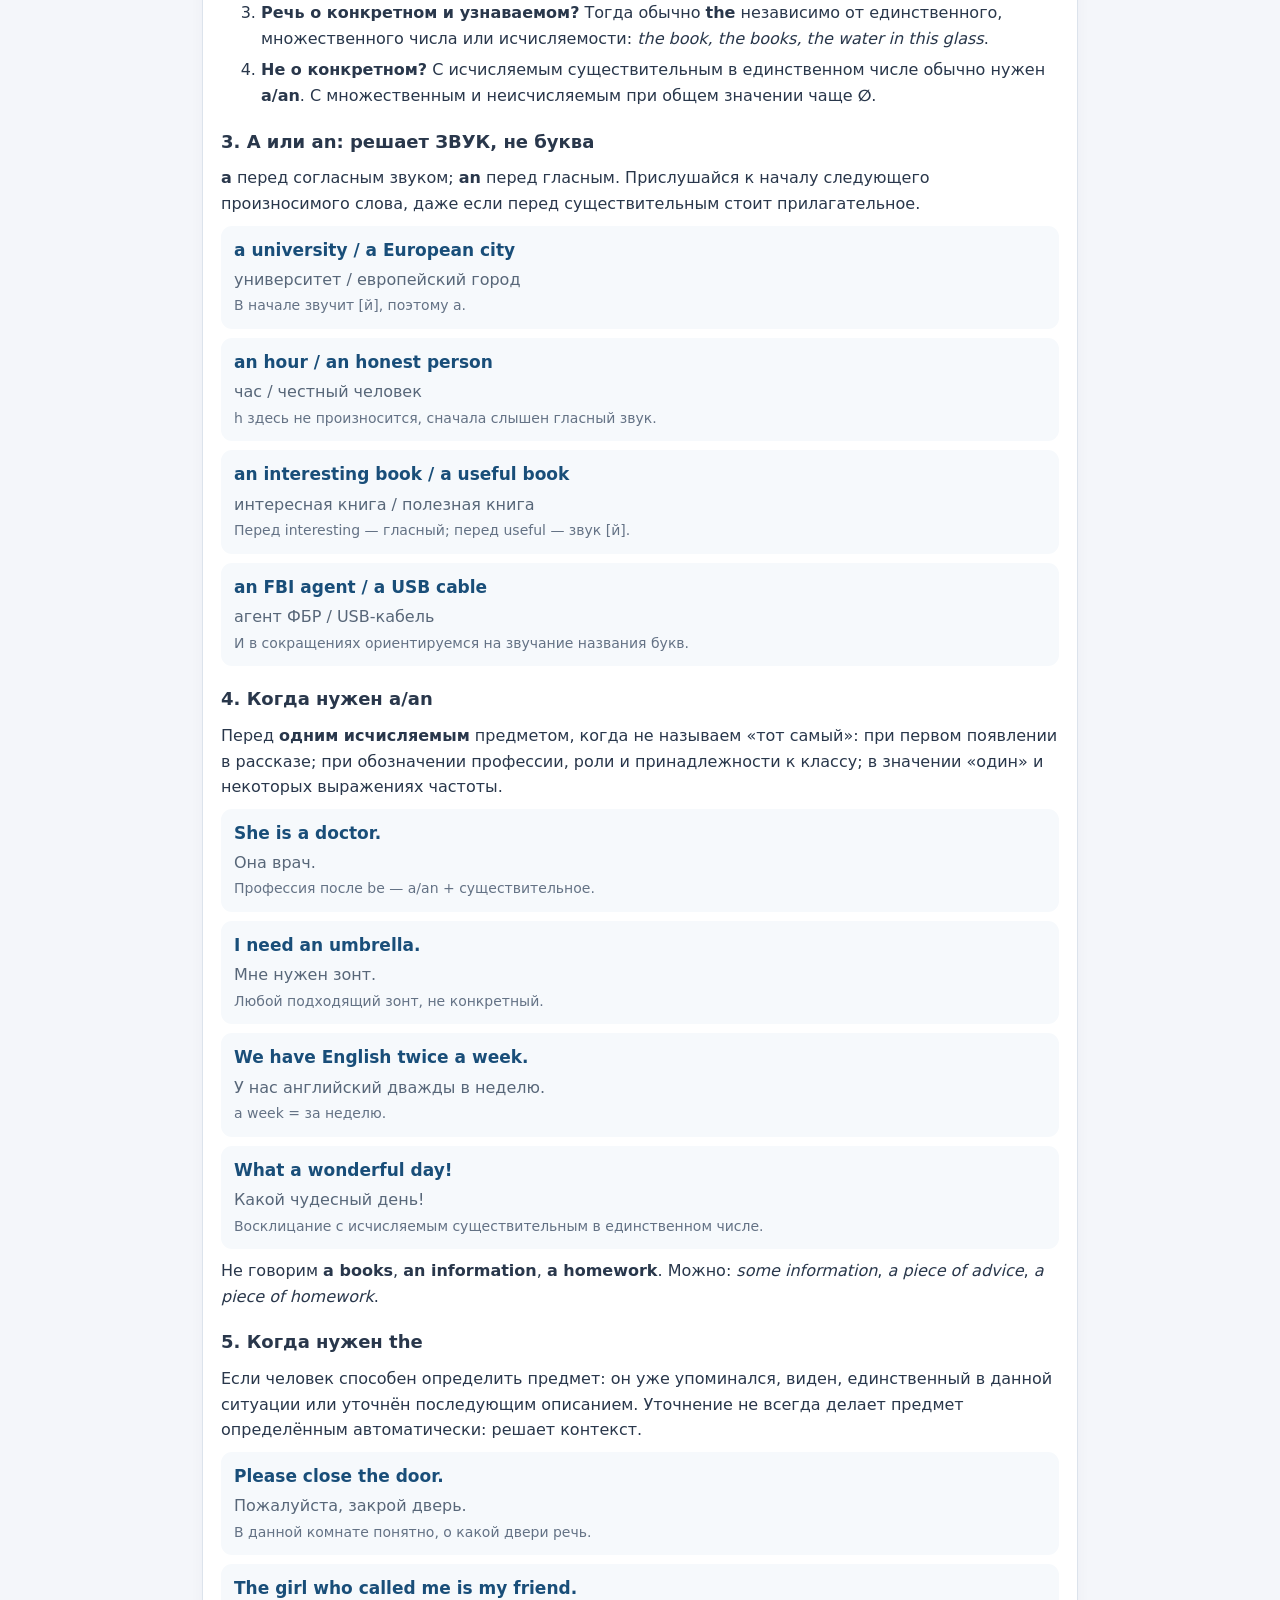
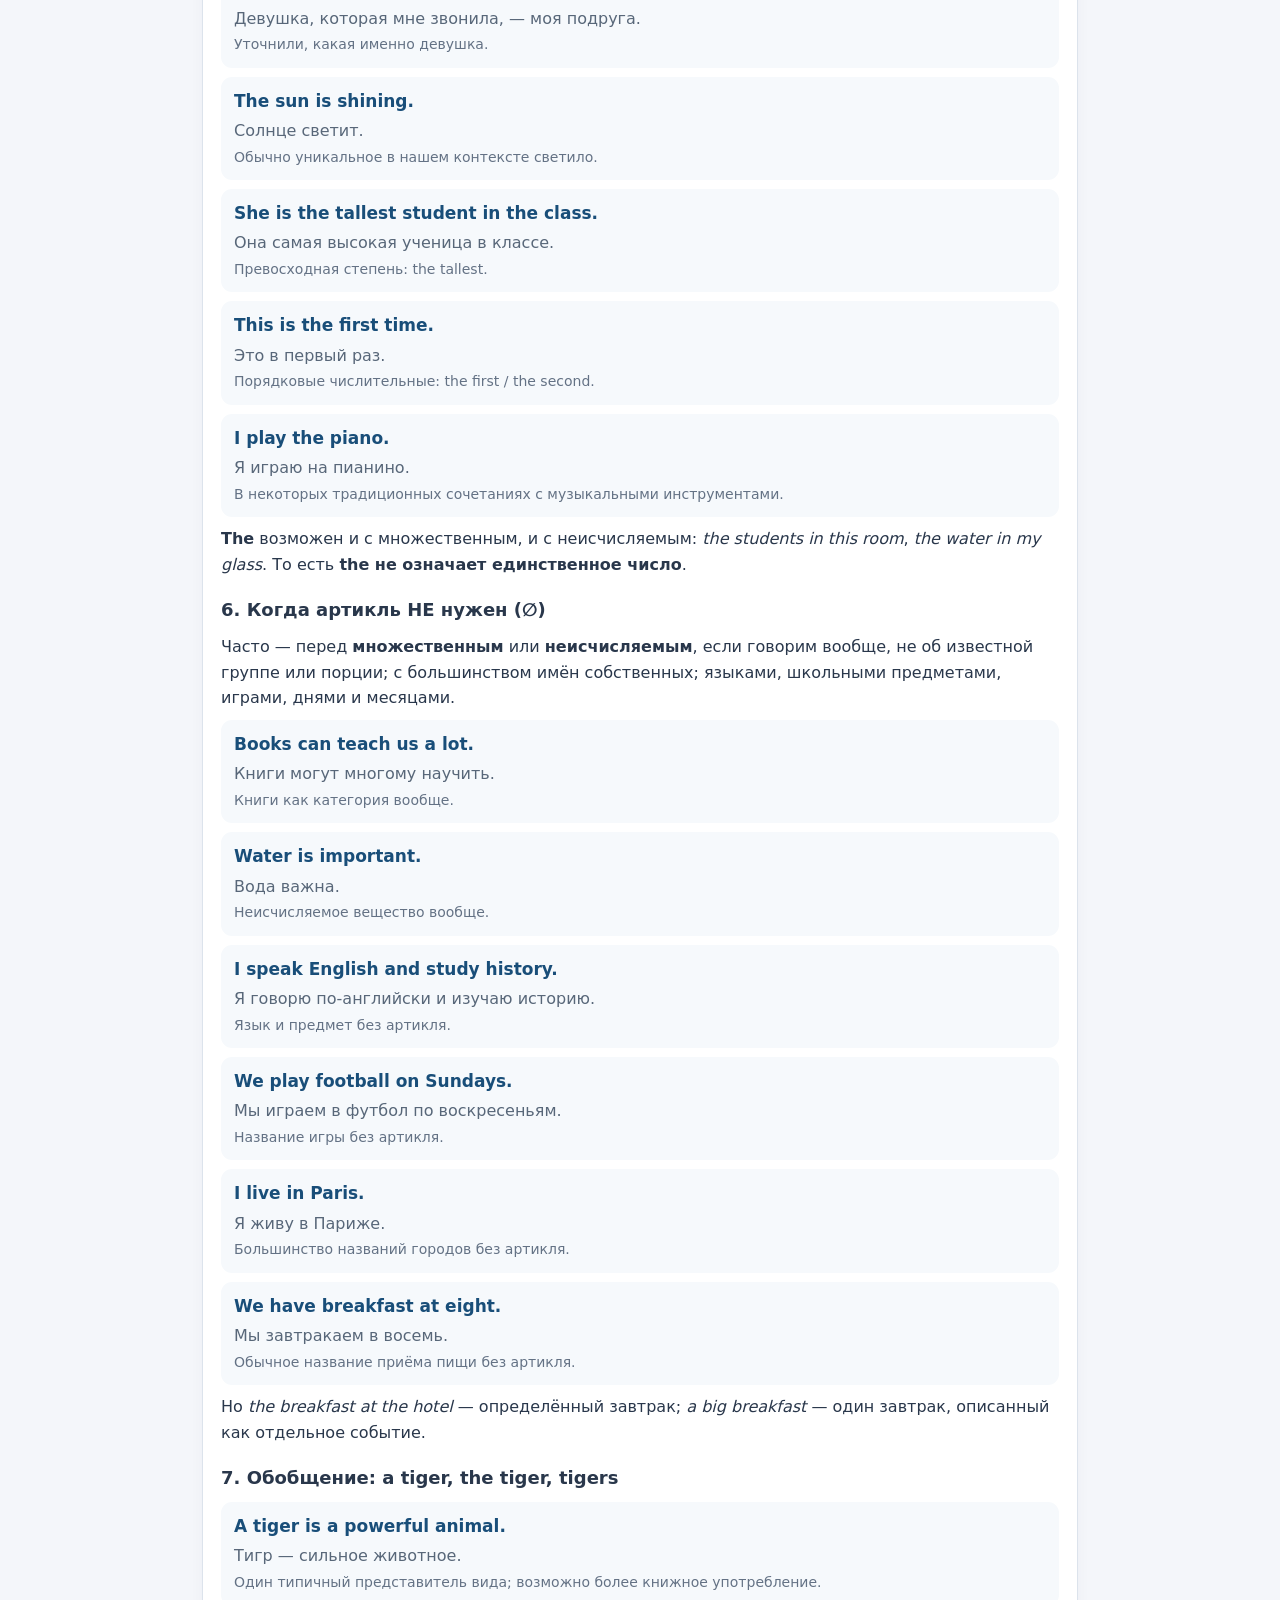
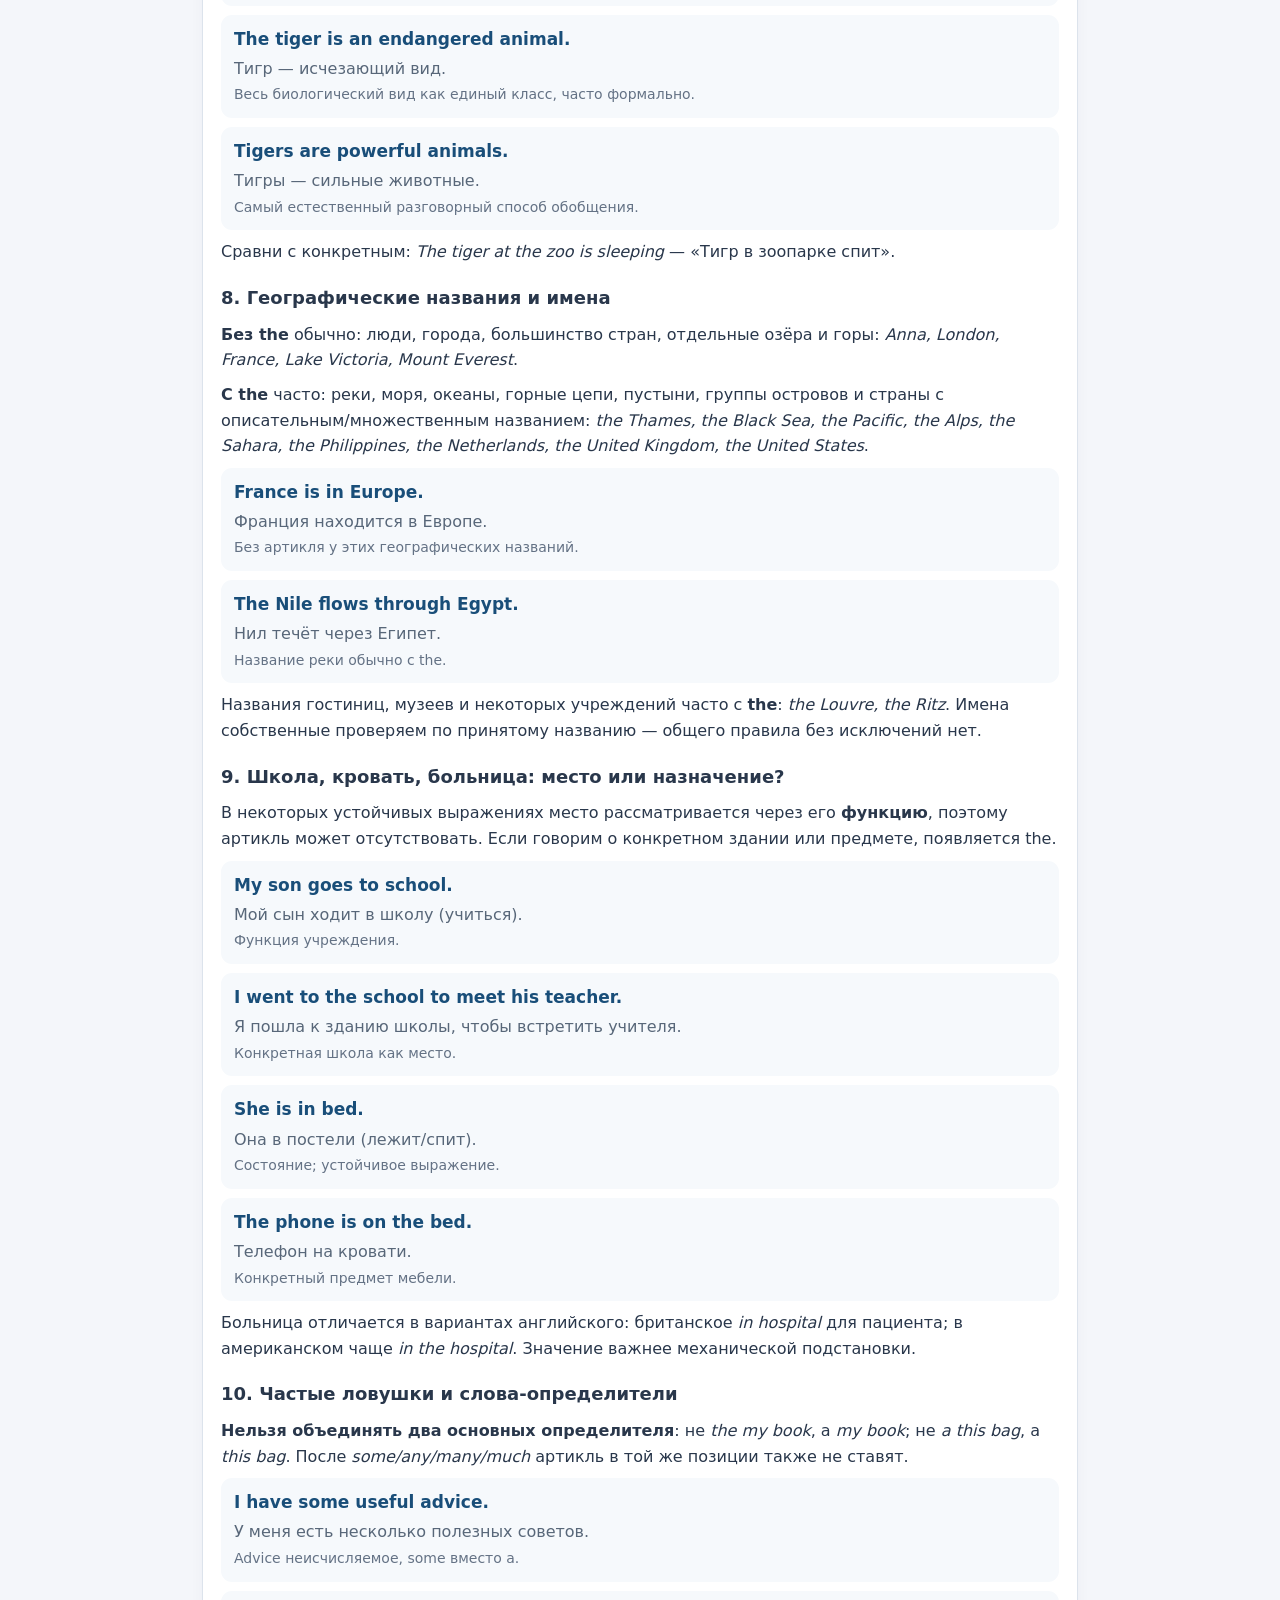
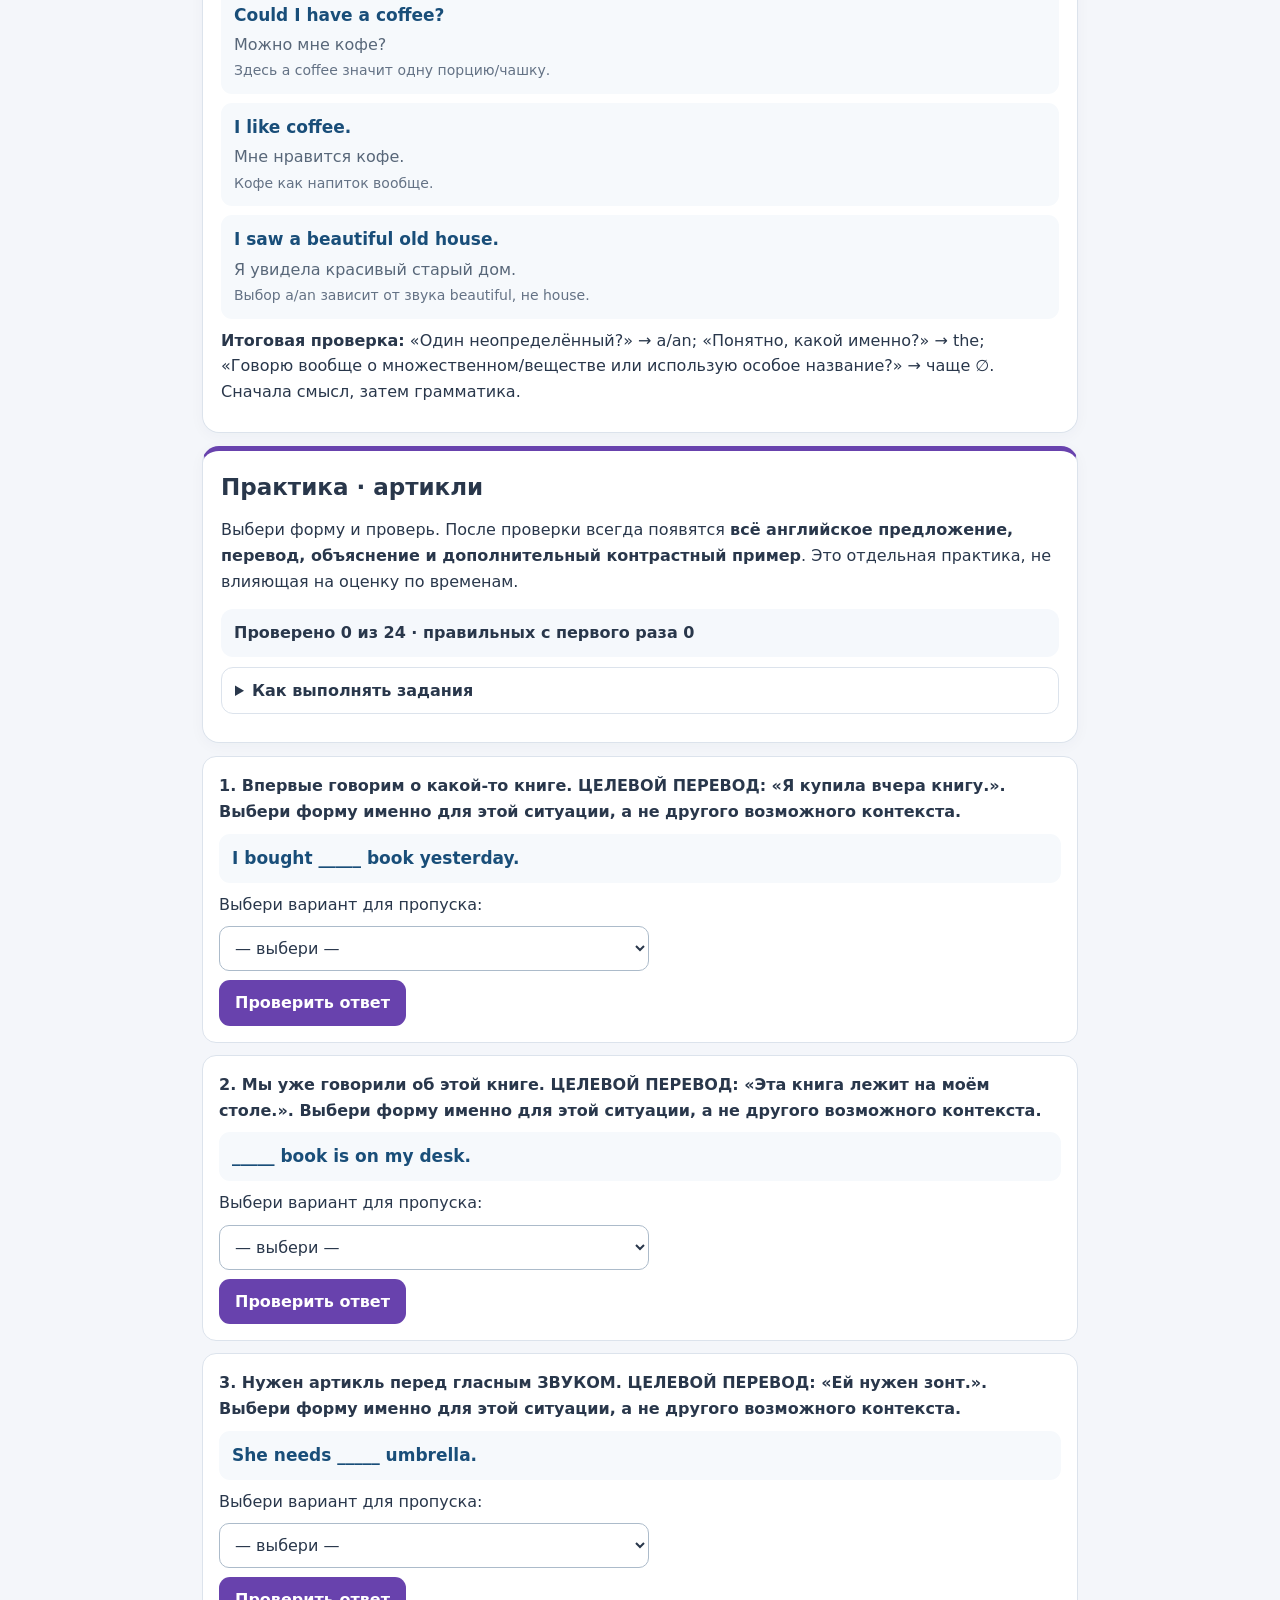
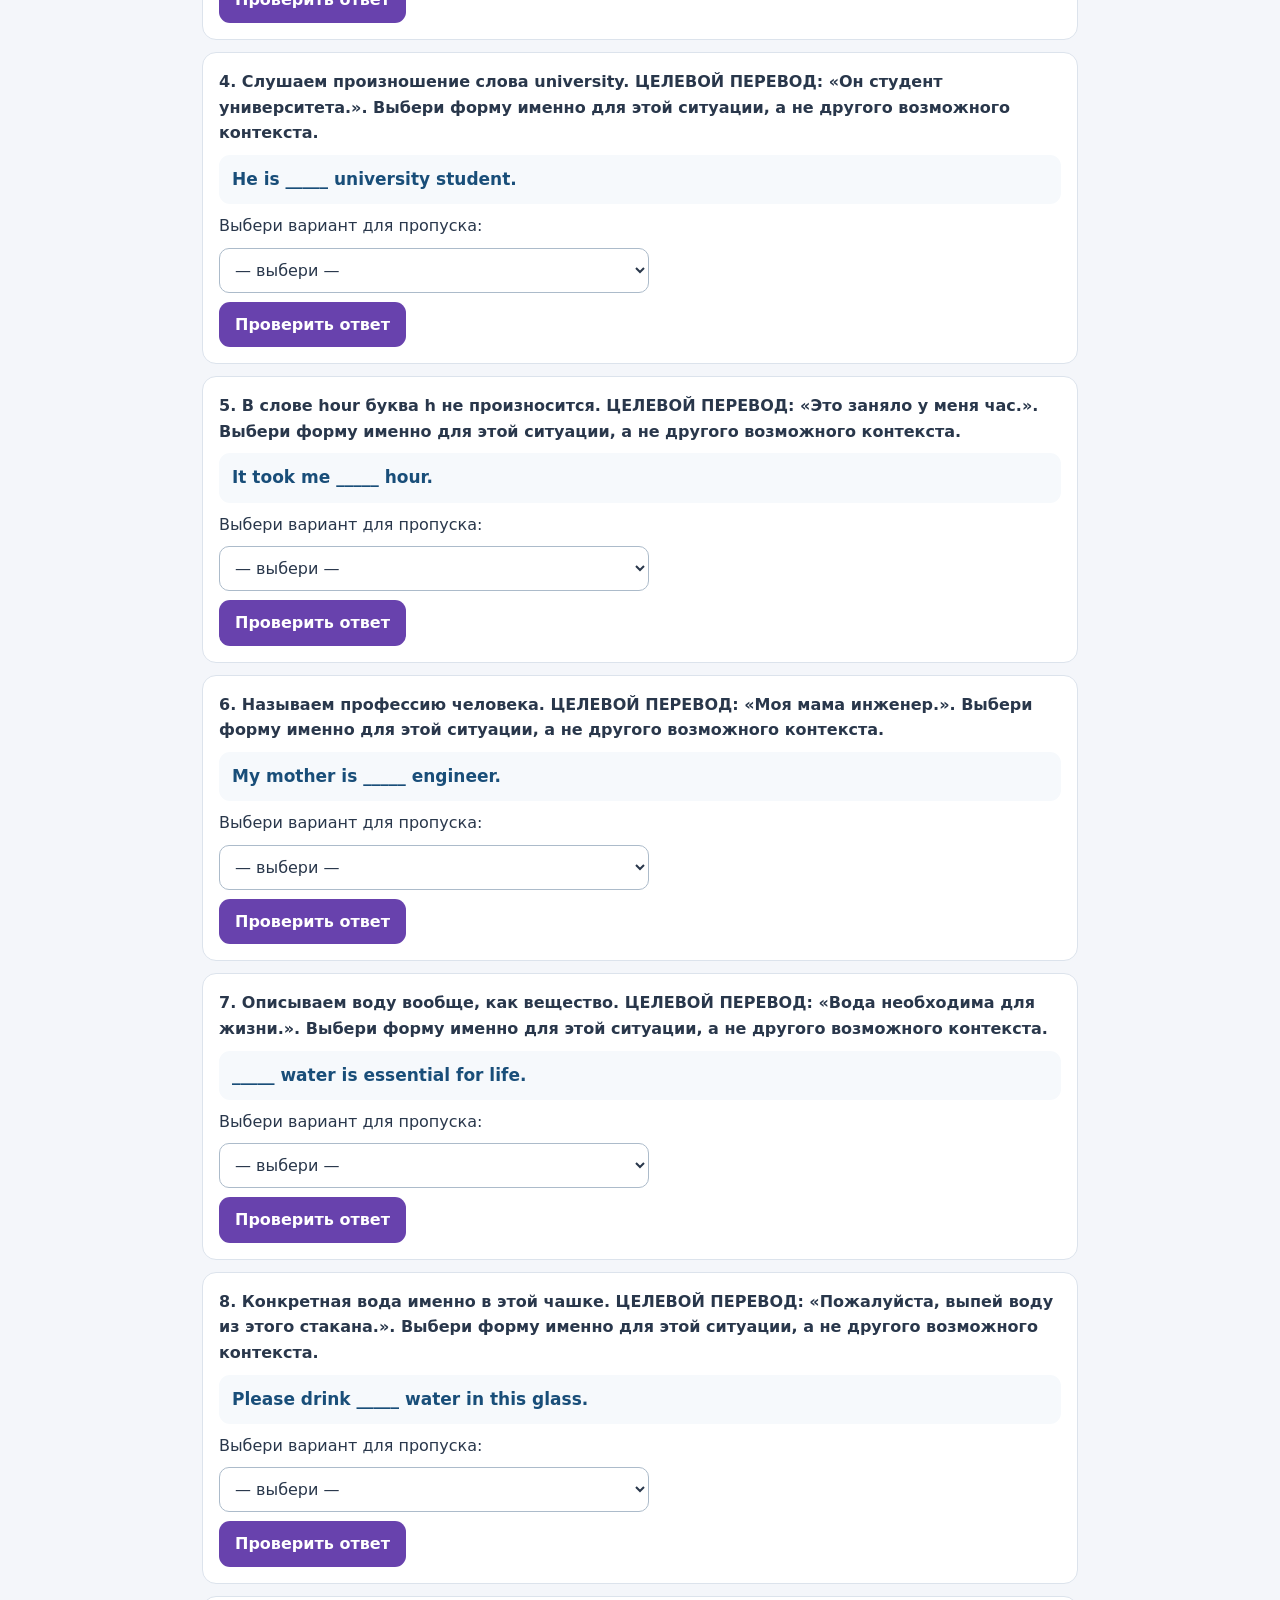
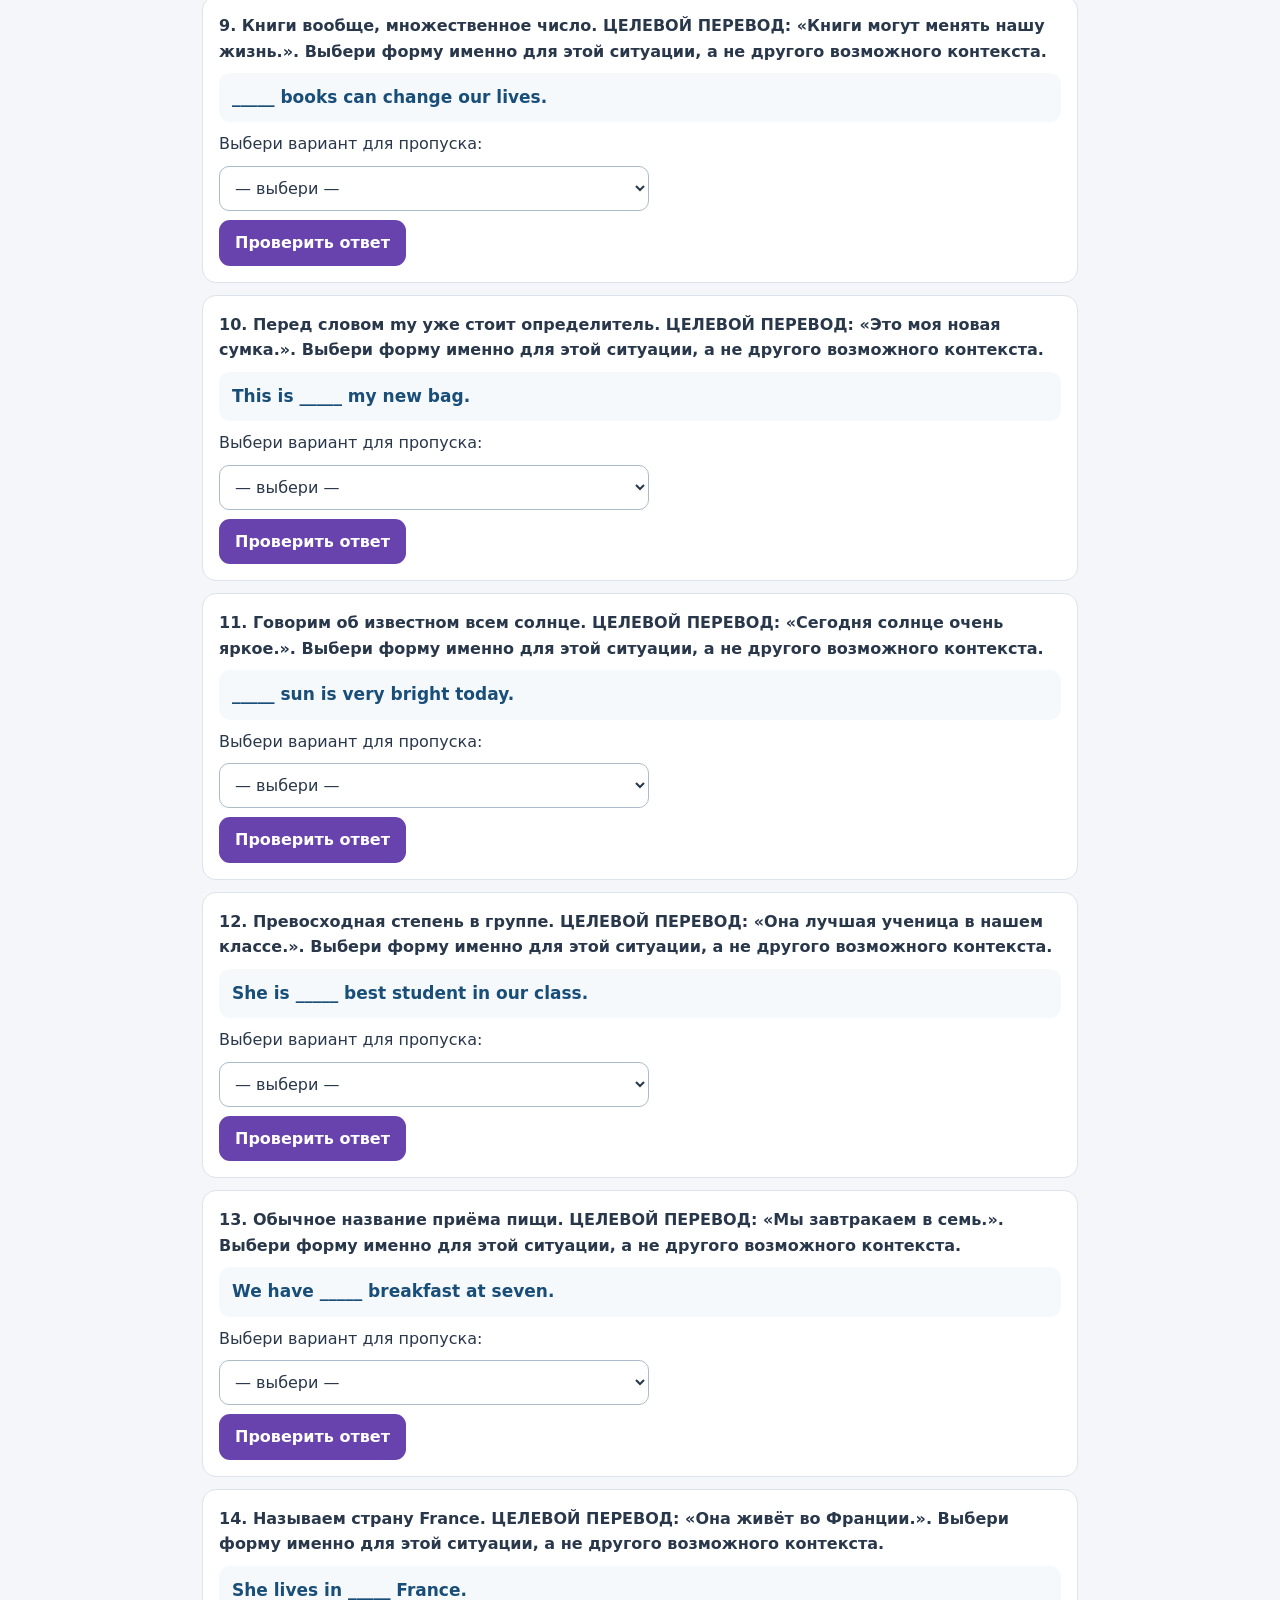
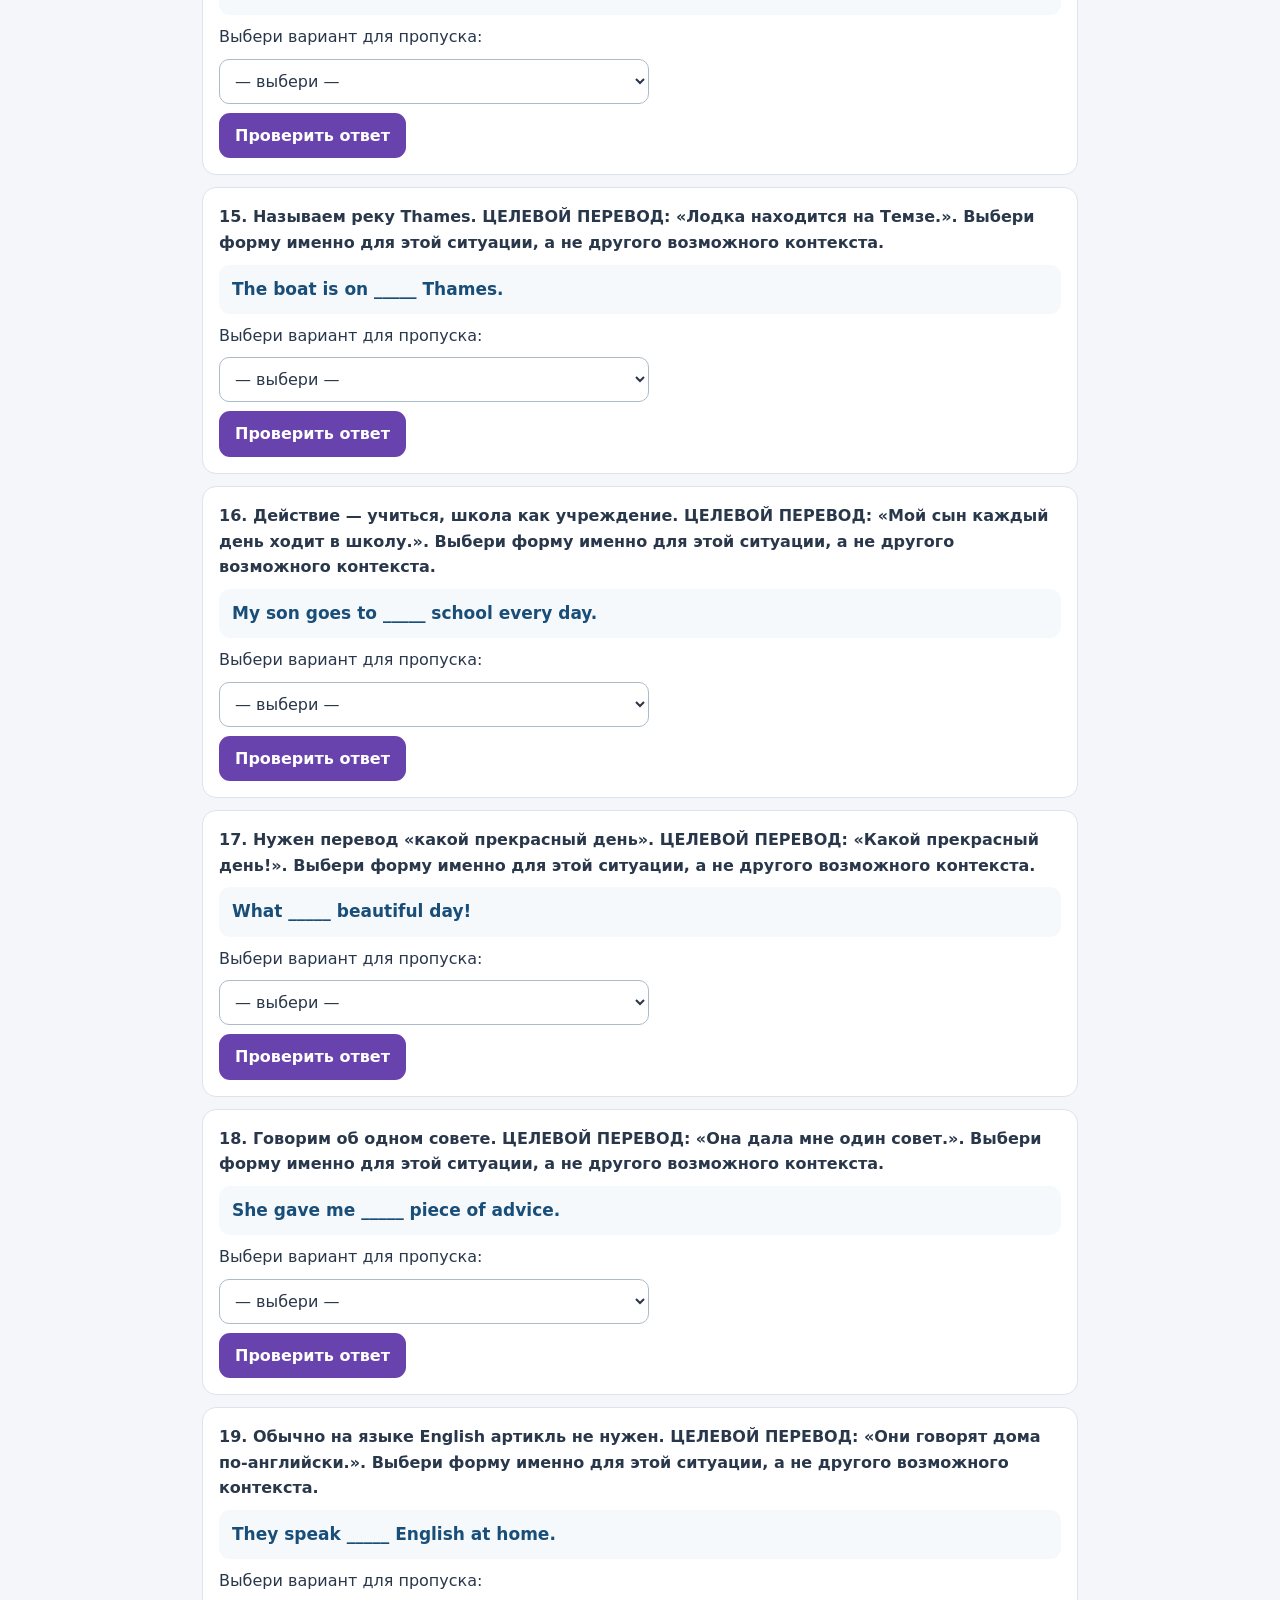
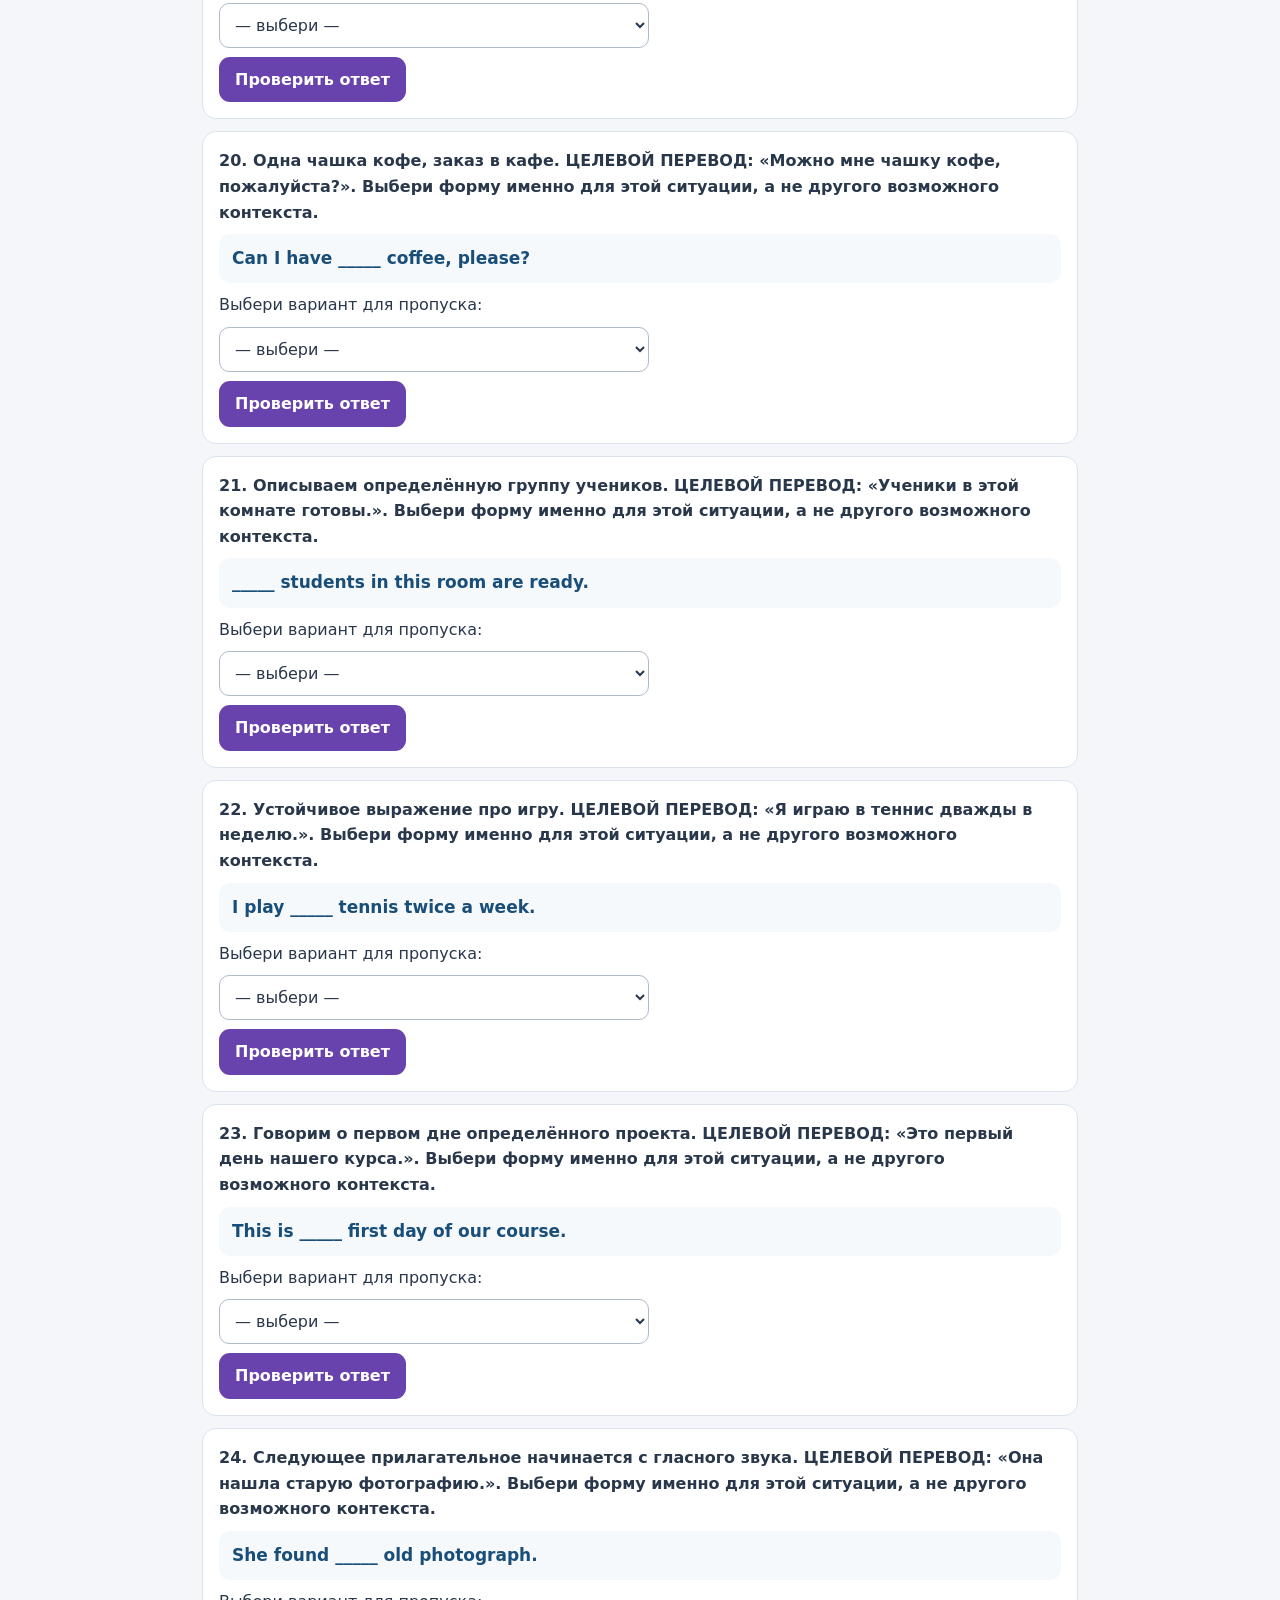
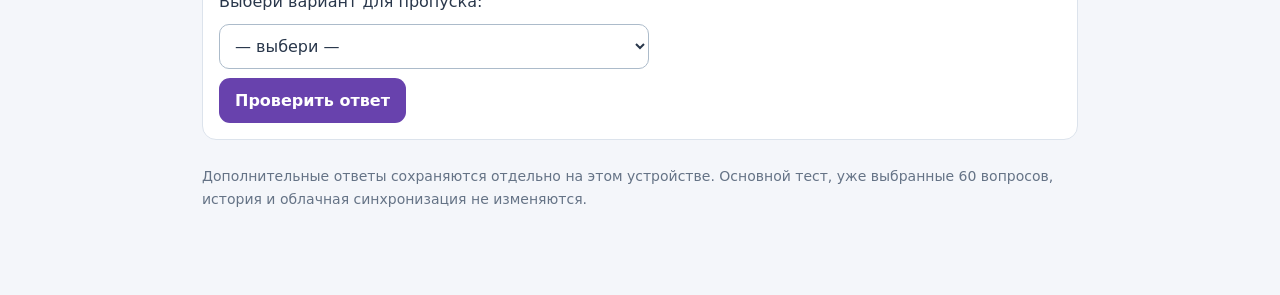
<file: future-lab/extra-topics.html>
<!doctype html>
<html lang="ru"><head><meta charset="utf-8"><meta name="viewport" content="width=device-width,initial-scale=1,viewport-fit=cover"><meta name="referrer" content="no-referrer">
<title>Милана · Артикли и предлоги</title>
<style>
:root{--text:#29374b;--purple:#6842ad;--purple-light:#f5efff;--teal:#136b72;--teal-light:#eaf8f7;--line:#dce3ec;--red:#9b3b42}
*{box-sizing:border-box}body{margin:0;background:#f4f6fa;color:var(--text);font:16px/1.6 system-ui,-apple-system,"Segoe UI",sans-serif}main{max-width:900px;margin:auto;padding:12px 12px 60px}
header{padding:23px 19px;background:linear-gradient(120deg,#483083,#116d71);color:white;border-radius:18px}h1{margin:0;font-size:clamp(26px,6vw,36px)}h2{font-size:23px;margin:0 0 12px}h3{font-size:18px;margin:19px 0 8px}p{margin:9px 0}b{font-weight:720}
nav{display:flex;gap:8px;flex-wrap:wrap;margin:14px 0}.navlink,.navbtn{display:inline-flex;align-items:center;justify-content:center;text-decoration:none;font:inherit;font-weight:700;padding:10px 13px;border-radius:12px;border:1px solid #cdd8e2;background:#fff;color:#2a485f;cursor:pointer}.navbtn[aria-selected=true]{background:var(--purple);color:white}.navbtn.preps[aria-selected=true]{background:var(--teal)}
.card{border:1px solid var(--line);border-radius:17px;padding:18px;background:white;margin:13px 0;box-shadow:0 3px 15px #27384909}.article{border-top:5px solid var(--purple)}.preposition{border-top:5px solid var(--teal)}
.lead{font-size:17px;line-height:1.65}.highlight{background:var(--purple-light);border-left:4px solid var(--purple);padding:12px;border-radius:0 10px 10px 0;margin:13px 0}.preposition .highlight{background:var(--teal-light);border-color:var(--teal)}
.example{background:#f6f9fc;border-radius:11px;padding:11px 13px;margin:9px 0}.en{display:block;font-weight:730;color:#194e79;font-size:17px;overflow-wrap:anywhere}.ru{display:block;color:#586779;margin-top:3px}.emphasis{color:var(--purple)}.preposition .emphasis{color:var(--teal)}
table{border-collapse:collapse;width:100%;font-size:15px}td,th{text-align:left;border-bottom:1px solid var(--line);padding:9px;vertical-align:top}th{background:#f5f7fb}.scroll{overflow-x:auto}details{border:1px solid var(--line);padding:10px 13px;border-radius:12px;margin:10px 0;background:white}summary{cursor:pointer;font-weight:750}
.q{border:1px solid var(--line);border-radius:14px;padding:16px;background:#fff;margin:12px 0}.q.checked{border-color:#aacdc8}.q.wrong{border-color:#d9aaa7}
.prompt{font-weight:730;margin-bottom:9px}.q select{display:block;width:100%;max-width:430px;border:1px solid #acbbca;background:white;border-radius:10px;padding:11px;font:inherit;font-size:16px;color:var(--text);margin:9px 0}.q button{border:none;background:var(--purple);color:white;border-radius:11px;padding:10px 16px;font:inherit;font-weight:750;cursor:pointer}.preposition .q button{background:var(--teal)}button:disabled{opacity:.65;cursor:default}.feedback{padding:12px;margin-top:12px;background:#edf9f5;border-radius:10px;overflow-wrap:anywhere}.wrong .feedback{background:#fff3f0}.feedback .en{margin:6px 0}.feedback p{margin:8px 0}.sep{height:1px;background:var(--line);margin:9px 0}
.counter{font-weight:750;background:#f5f8fc;border-radius:12px;padding:11px 13px;margin:10px 0}.small{font-size:14px;color:#647285}.practice-intro{margin-bottom:15px}ul{padding-left:23px}li{margin:6px 0} .foot{margin:25px 0;color:#657386;font-size:14px}
@media(max-width:570px){main{padding:8px 8px 35px}.card{padding:13px}.q{padding:13px}header{padding:18px 14px}.navlink,.navbtn{flex:1;min-width:130px}table{font-size:14px}td,th{padding:7px}}
</style></head><body><main>
<header><h1>Дополнительная грамматика</h1><p>Артикли и предлоги: понять смысл, научиться выбирать и проверить себя. Эти разделы не входят в обязательные 60 заданий по временам.</p></header>
<nav aria-label="Темы обучения"><a class="navlink" href="./">📘 Времена · основной тест</a><button class="navbtn" id="tab-articles" type="button" aria-selected="true" onclick="showTopic('articles')">🟣 Артикли</button><button class="navbtn preps" id="tab-prepositions" type="button" aria-selected="false" onclick="showTopic('prepositions')">🟢 Предлоги</button><a class="navlink" href="public-results.html">📊 Результаты времён</a></nav>
<div id="topic" aria-live="polite"></div>
<p class="foot">Дополнительные ответы сохраняются отдельно на этом устройстве. Основной тест, уже выбранные 60 вопросов, история и облачная синхронизация не изменяются.</p>
</main><script src="cloud-config.js"></script><script src="site-nav.js?v=20261029-express1"></script><script src="extra-topics.js?v=20261027-2"></script><script src="extra-pass-sync.js?v=20261027-1"></script></body></html>
</file>
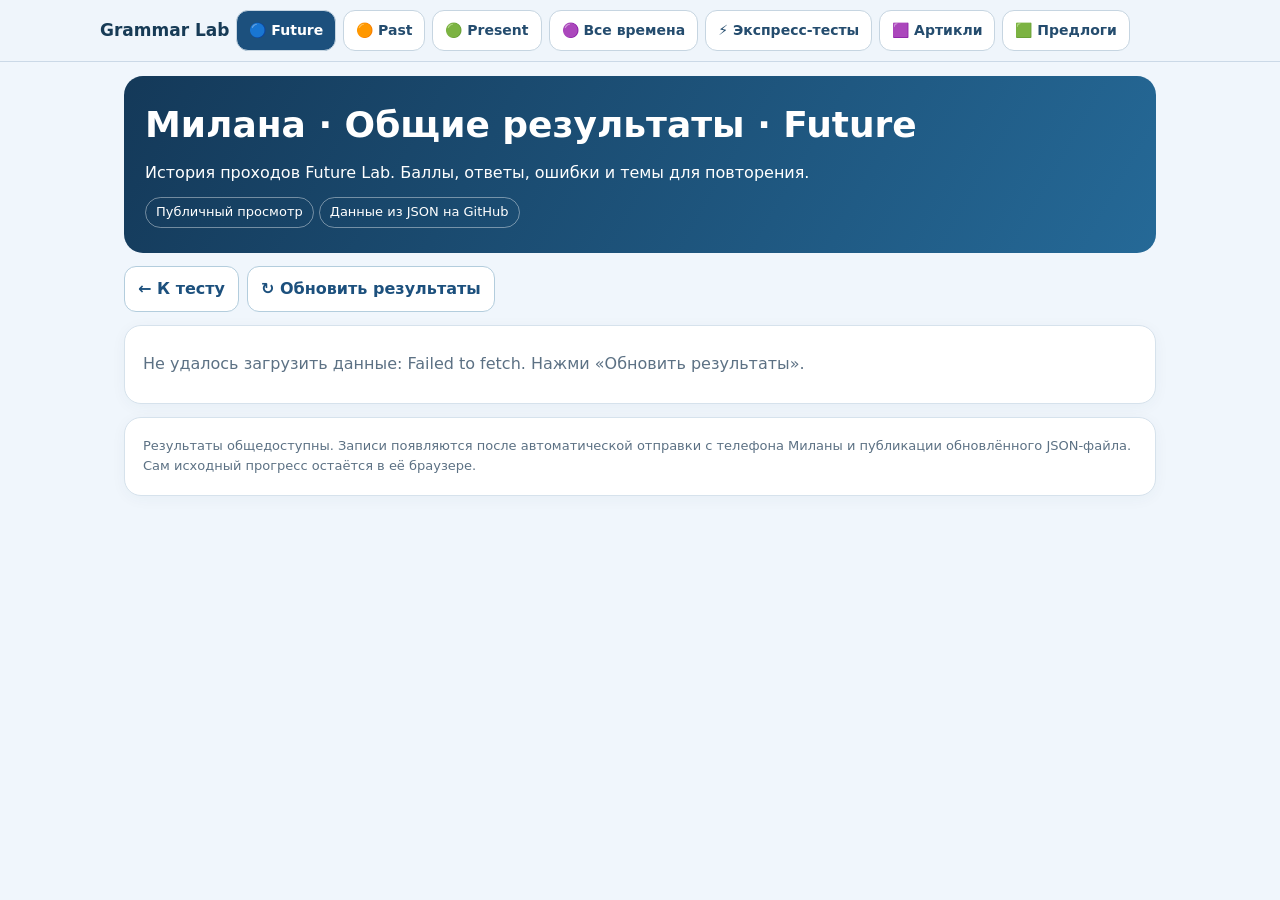
<file: future-lab/public-results.html>
<!doctype html>
<html lang="ru"><head><meta charset="utf-8"><meta name="viewport" content="width=device-width, initial-scale=1,viewport-fit=cover"><meta name="referrer" content="no-referrer"><title>Милана — общие результаты Future Lab</title>
<style>
:root{--ink:#17364f;--blue:#1c507d;--line:#d6e2ec;--red:#933d47;--good:#167458}*{box-sizing:border-box}body{font:16px/1.55 system-ui,-apple-system,"Segoe UI",sans-serif;background:#f0f6fc;color:var(--ink);margin:0}.wrap{max-width:1060px;margin:auto;padding:14px}header{background:linear-gradient(120deg,#143959,#256997);color:#fff;padding:21px;border-radius:19px}h1{font-size:clamp(24px,5vw,36px);margin:0 0 8px}.tag{display:inline-block;margin:4px 5px 4px 0;border:1px solid #ffffff66;border-radius:30px;padding:4px 10px;font-size:13px}.bar{display:flex;gap:8px;flex-wrap:wrap;margin:13px 0}.btn{font:inherit;display:inline-block;border:1px solid #b3cddd;background:#fff;padding:10px 13px;border-radius:12px;color:var(--blue);font-weight:700;cursor:pointer;text-decoration:none}.card{background:#fff;border:1px solid var(--line);border-radius:17px;padding:18px;margin:13px 0;box-shadow:0 3px 15px #183b5d0b}.muted{color:#5c7184}.stats{display:grid;grid-template-columns:repeat(3,1fr);gap:10px}.stat{padding:12px;background:#f1f7fc;border:1px solid #dce7f1;border-radius:11px}.stat strong{font-size:26px;display:block}details{border:1px solid var(--line);border-radius:12px;margin:10px 0;padding:13px;background:#fff}summary{font-weight:750;cursor:pointer}.q{border-left:4px solid #d98a8a;background:#fff7f7;padding:11px;margin:10px 0;border-radius:10px;overflow-wrap:anywhere}.q.ok{border-left-color:#7ab7a2;background:#f3fbf7}.headrow{display:flex;gap:6px;flex-wrap:wrap;align-items:center;justify-content:space-between}.tiny{font-size:13px}.err{color:var(--red)}.good{color:var(--good)}.split{display:grid;grid-template-columns:1fr 1fr;gap:9px}.split > div{padding:10px;background:#f6f9fc;border-radius:9px}.topic{padding:8px 10px;background:#f4f8fc;border-radius:9px;border:1px solid var(--line);margin:5px 0}button:focus-visible,a:focus-visible{outline:3px solid #80b8e0}p{margin:8px 0}@media(max-width:590px){.wrap{padding:8px}.card{padding:12px}.stats{grid-template-columns:1fr 1fr}.split{grid-template-columns:1fr}}

.milana-rich{margin:13px 0 8px;line-height:1.6;overflow-wrap:anywhere}.milana-rich p{margin:9px 0}.milana-rich-en{display:block;margin-top:6px;font-size:17px;font-weight:750;color:#174c7c;overflow-wrap:anywhere}.milana-rich-rules{border-left:3px solid #b5a2d3;padding-left:12px;margin:10px 0}.milana-rich-examples{background:#f3f2fd;border:1px solid #dcd6f2;padding:12px;border-radius:12px;margin-top:12px}.milana-rich-examples p{padding:7px 0;border-bottom:1px solid #e5e1f2}.milana-rich-examples p:last-child{border:0}
</style></head><body><div class="wrap"><header><h1>Милана · Общие результаты</h1><p>История проходов Future Lab. Баллы, ответы, ошибки и темы для повторения.</p><span class="tag">Публичный просмотр</span><span class="tag">Данные из JSON на GitHub</span></header>
<div class="bar"><a class="btn" href="./">← К тесту</a><button class="btn" id="reload">↻ Обновить результаты</button></div>
<div class="card"><p id="status" class="muted" role="status">Получаю результаты…</p><div class="stats" id="stats" hidden></div></div><div id="runs"></div><div class="card muted tiny">Результаты общедоступны. Записи появляются после автоматической отправки с телефона Миланы и публикации обновлённого JSON-файла. Сам исходный прогресс остаётся в её браузере.</div></div>
<script src="cloud-config.js"></script><script src="site-nav.js?v=20261029-express1"></script><script src="feedback-rich.js?v=20261027-1"></script><script>
'use strict';const groupNames={order:'Порядок слов',simple:'Future Simple',continuous:'Future Continuous',perfect:'Future Perfect',perfect_cont:'Future Perfect Continuous',mixed:'Смешанные времена, планы и условия'};
const esc=s=>String(s??'').replace(/[&<>"']/g,c=>({'&':'&amp;','<':'&lt;','>':'&gt;','"':'&quot;',"'":'&#39;'}[c]));
const api=String(window.MILANA_RESULTS_API||'').replace(/\/+$/,'');
const filterTrack=new URLSearchParams(location.search).get('track')||'future';
const trackNames={future:'Future',past:'Past',present:'Present',all:'Все времена',express:'Экспресс-тесты',articles:'Артикли',prepositions:'Предлоги'};
if(trackNames[filterTrack])document.querySelector('h1').textContent='Милана · Общие результаты · '+trackNames[filterTrack];
const asDate=s=>{try{return new Date(s).toLocaleString('ru-RU')}catch{return String(s)}};
let lastManifest='',loadingIndex=false;let richIndex={},richPromise=null;
async function ensureRich(){if(richPromise)return richPromise;richPromise=fetch('./feedback-index.json?v=20261027-1').then(r=>{if(!r.ok)throw Error('нет каталога объяснений');return r.json()}).then(data=>{richIndex=data;return data}).catch(e=>{console.warn('Подробные объяснения недоступны',e);return {}});return richPromise;}
async function index(){const u=api?api+'/api/runs':'./results.json';const r=await fetch(u,{cache:'no-store'});if(!r.ok)throw Error('Сервер вернул '+r.status);return r.json()}
async function load(){if(loadingIndex)return;loadingIndex=true;try{
 const doc=await index(),runs=(Array.isArray(doc.runs)?doc.runs:[]).filter(h=>(h.track||'future')===filterTrack);
 const signature=runs.map(h=>h.id+':'+h.finished+':'+h.score).join('|');
 if(signature===lastManifest){document.getElementById('status').textContent=runs.length?`Сохранено проходов: ${runs.length} · обновляется автоматически`:'Пока нет записанных проходов';return}
 lastManifest=signature;
 document.getElementById('status').textContent=runs.length?`Сохранено проходов: ${runs.length} · обновляется автоматически`:'Пока нет записанных проходов. После первой синхронизации они появятся здесь.';
 const st=document.getElementById('stats');st.hidden=!runs.length;
 if(runs.length)st.innerHTML=`<div class="stat"><strong>${runs.length}</strong>Проходов</div><div class="stat"><strong>${runs.reduce((n,x)=>n+(x.score||0),0)}</strong>Правильных ответов</div><div class="stat"><strong>${runs.reduce((n,x)=>n+(x.errors||0),0)}</strong>Ошибок</div>`;
 document.getElementById('runs').innerHTML=runs.map((h,i)=>{
   let topics=Object.entries(h.byGroup||{}).sort((a,b)=>(b[1].errors||0)-(a[1].errors||0));
   return `<details class="card" data-id="${esc(h.id)}" ${i===0?'open':''}><summary>Проход №${esc(runs.length-i)} · ${esc(asDate(h.finished))} · <span class="${h.errors?'err':'good'}">${esc(h.score)}/${esc(h.total)}</span> · ошибок ${esc(h.errors)}</summary>
   <h3>По темам</h3>${topics.map(([g,x])=>`<div class="topic">${esc(groupNames[g]||g)}: <b>${esc(x.errors)} ошибок</b> из ${esc(x.total)} заданий</div>`).join('')}
   <div class="headrow"><h3>Ответы и подробные ошибки</h3><button class="btn" type="button" onclick="loadRun('${esc(h.id)}')">Показать все задания</button></div><div id="detail-${esc(h.id)}" class="muted tiny">Нажми «Показать все задания», чтобы увидеть каждое предложение, ответ и причину ошибок.</div></details>`;
 }).join('');
 if(runs.length)loadRun(runs[0].id);
 }catch(e){document.getElementById('status').textContent='Не удалось загрузить данные: '+e.message+'. Нажми «Обновить результаты». ';}
 finally{loadingIndex=false}
}
async function loadRun(id){const el=document.getElementById('detail-'+id);if(!el)return;el.textContent='Загружаю ответы…';
 try{const detailUrl=api?api+'/api/runs/'+encodeURIComponent(id):'./cloud-runs/'+encodeURIComponent(id)+'.json?v='+Date.now();const r=await fetch(detailUrl,{cache:'no-store'});if(!r.ok)throw Error('Не удалось получить ответы с сервера ('+r.status+'). Повтори загрузку.');const h=await r.json();await ensureRich();
 const bad=h.questions.filter(q=>!q.correct);
 let html=`<p><b>Верно:</b> ${esc(h.score)}/${esc(h.total||h.questions.length)}. <b>Ошибок:</b> ${bad.length}. <b>Пропусков верно:</b> ${esc(h.goodSlots||'—')}/${esc(h.slots||'—')}.</p>`;
 html+='<h4>Сначала задания с ошибками</h4>'+(bad.length?bad.map(renderQuestion).join(''):'<p class="good">Все задания без ошибок с первой попытки.</p>');
 html+='<details><summary>Показать все '+h.questions.length+' заданий</summary>'+h.questions.map(renderQuestion).join('')+'</details>';
 el.innerHTML=html;
 }catch(e){el.textContent=e.message;}
}
function renderQuestion(q){
 const rich=richIndex?.[q.id];
 if(rich)return '<div class="q '+(q.correct?'ok':'')+'"><b>'+(q.correct?'✓':'✗')+' '+esc(q.prompt)+'</b><p>Тема: '+esc(groupNames[q.group]||q.group)+'</p>'+MilanaFeedback.render(rich,q.chosen,!q.correct)+'</div>';
 return '<div class="q '+(q.correct?'ok':'')+'"><b>'+(q.correct?'✓':'✗')+' '+esc(q.prompt)+'</b><p>Тема: '+esc(groupNames[q.group]||q.group)+'</p><p><b>Ты выбрала:</b> '+esc(q.chosen).replaceAll(String.fromCharCode(10),'<br>')+'</p><p><b>Правильное предложение целиком:</b><br><strong>'+esc(q.fullSentence||q.expected).replaceAll(String.fromCharCode(10),'<br>')+'</strong></p>'+(q.translation?'<p><b>Перевод:</b> '+esc(q.translation)+'</p>':'')+'<p><b>Почему так:</b> '+esc(q.explanation)+'</p>'+(q.wrongParts||[]).map(x=>'<p class="err"><b>Ошибка «'+esc(x.chosen)+'» вместо «'+esc(x.expected)+'»:</b> '+esc(x.why)+'</p>').join('')+(q.examples||[]).map(x=>'<p><b>'+esc(x.en)+'</b> — '+esc(x.ru)+'</p>').join('')+'</div>';
}
document.getElementById('reload').addEventListener('click',load);load();
setInterval(()=>{if(!document.hidden)load()},15000);
document.addEventListener('visibilitychange',()=>{if(!document.hidden)load()});
window.addEventListener('focus',load);
</script></body></html>
</file>
<file: future-lab/course-formulas.css>
/* Human-readable formula teaching: each tense has statement, negation and question. */
.grammar-glossary{border-top:5px solid #2d6d97}
.grammar-glossary>p{color:#3a536b}
.glossary-grid{display:grid;grid-template-columns:repeat(2,minmax(0,1fr));gap:10px;margin-top:12px}
.glossary-item{background:#f4f8fd;border:1px solid #dce8f1;border-radius:12px;padding:11px 13px}
.glossary-item b{color:#1b5785;font-size:17px}
.glossary-item p{margin:4px 0 0;font-size:15px;line-height:1.45}
.course-formulas{margin:20px 0 24px}
.course-formulas h3{font-size:clamp(19px,4.8vw,23px);margin:0 0 10px}
.formula-block{background:#f5f9fc;border:1px solid #bbd1e2;border-radius:15px;padding:15px;margin:11px 0;overflow-wrap:anywhere}
.formula-block>h4{color:#194e78;margin:0 0 10px;font-size:19px}
.formula-block summary{cursor:pointer;font-size:17px;line-height:1.5;color:#174e7c;list-style-position:outside}
.formula-block summary .formula-mini{display:block;color:#38556c;font-size:15px;font-weight:500;margin:6px 0 0;word-break:normal}
.formula-block[open] summary{padding-bottom:10px;border-bottom:1px solid #d1e0eb}
.formula-body>p{margin:9px 0 13px;color:#3e556a}
.formula-row{background:white;border:1px solid #d5e3ed;border-radius:12px;padding:12px;margin:9px 0}
.formula-label{font-size:14px;font-weight:850;letter-spacing:.025em;color:#1c614c;text-transform:uppercase}
.formula-row:nth-of-type(2) .formula-label{color:#a3474d}
.formula-row:nth-of-type(3) .formula-label{color:#295da5}
.formula-expression{font-size:17px;line-height:1.55;font-weight:800;color:#183f61;background:#eaf3ff;padding:11px;border-left:4px solid #2973b7;border-radius:0 9px 9px 0;margin:8px 0;overflow-wrap:anywhere;white-space:normal}
.formula-example{line-height:1.55}
.formula-example .en{display:block;font-size:17px;color:#184a77;font-weight:760}
.formula-example .ru{display:block;color:#43576e;font-size:15.5px;margin-top:4px}
.formula-why{border-left:4px solid #298776;background:#eaf7f2;border-radius:0 9px 9px 0;padding:11px 12px;margin:12px 0;line-height:1.6}
.formula-tip{background:#fff8e9;border-left:3px solid #d9a140;border-radius:0 8px 8px 0;padding:10px 12px;margin:9px 0;line-height:1.6}
.q.acceptable-alternative{border-color:#78bb9f}.q.acceptable-alternative .feedback{background:#eaf8f2}
@media(max-width:650px){
 .glossary-grid{grid-template-columns:1fr}
 .glossary-item{padding:10px}
 .formula-block{padding:11px}
 .formula-row{padding:10px}
 .formula-expression{font-size:16.5px;padding:10px}
 .formula-example .en{font-size:16.5px}
}
</file>
